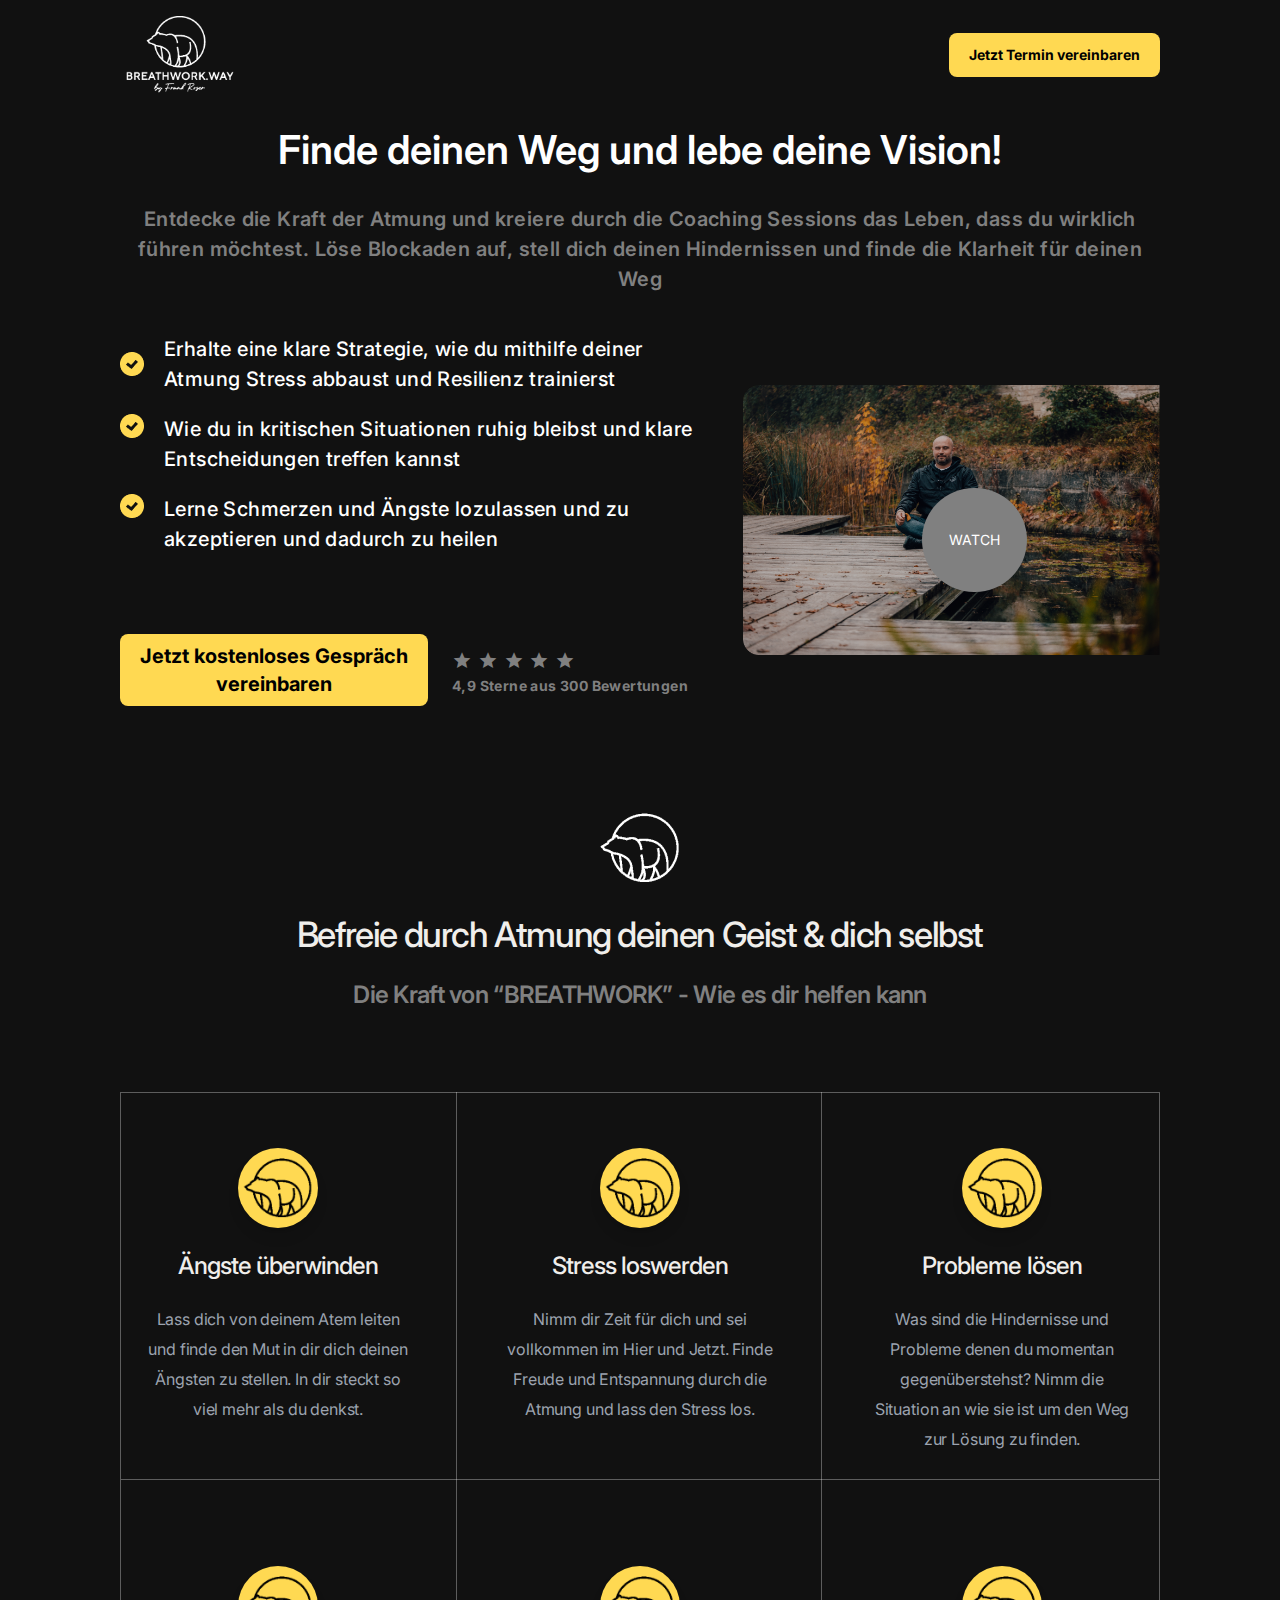
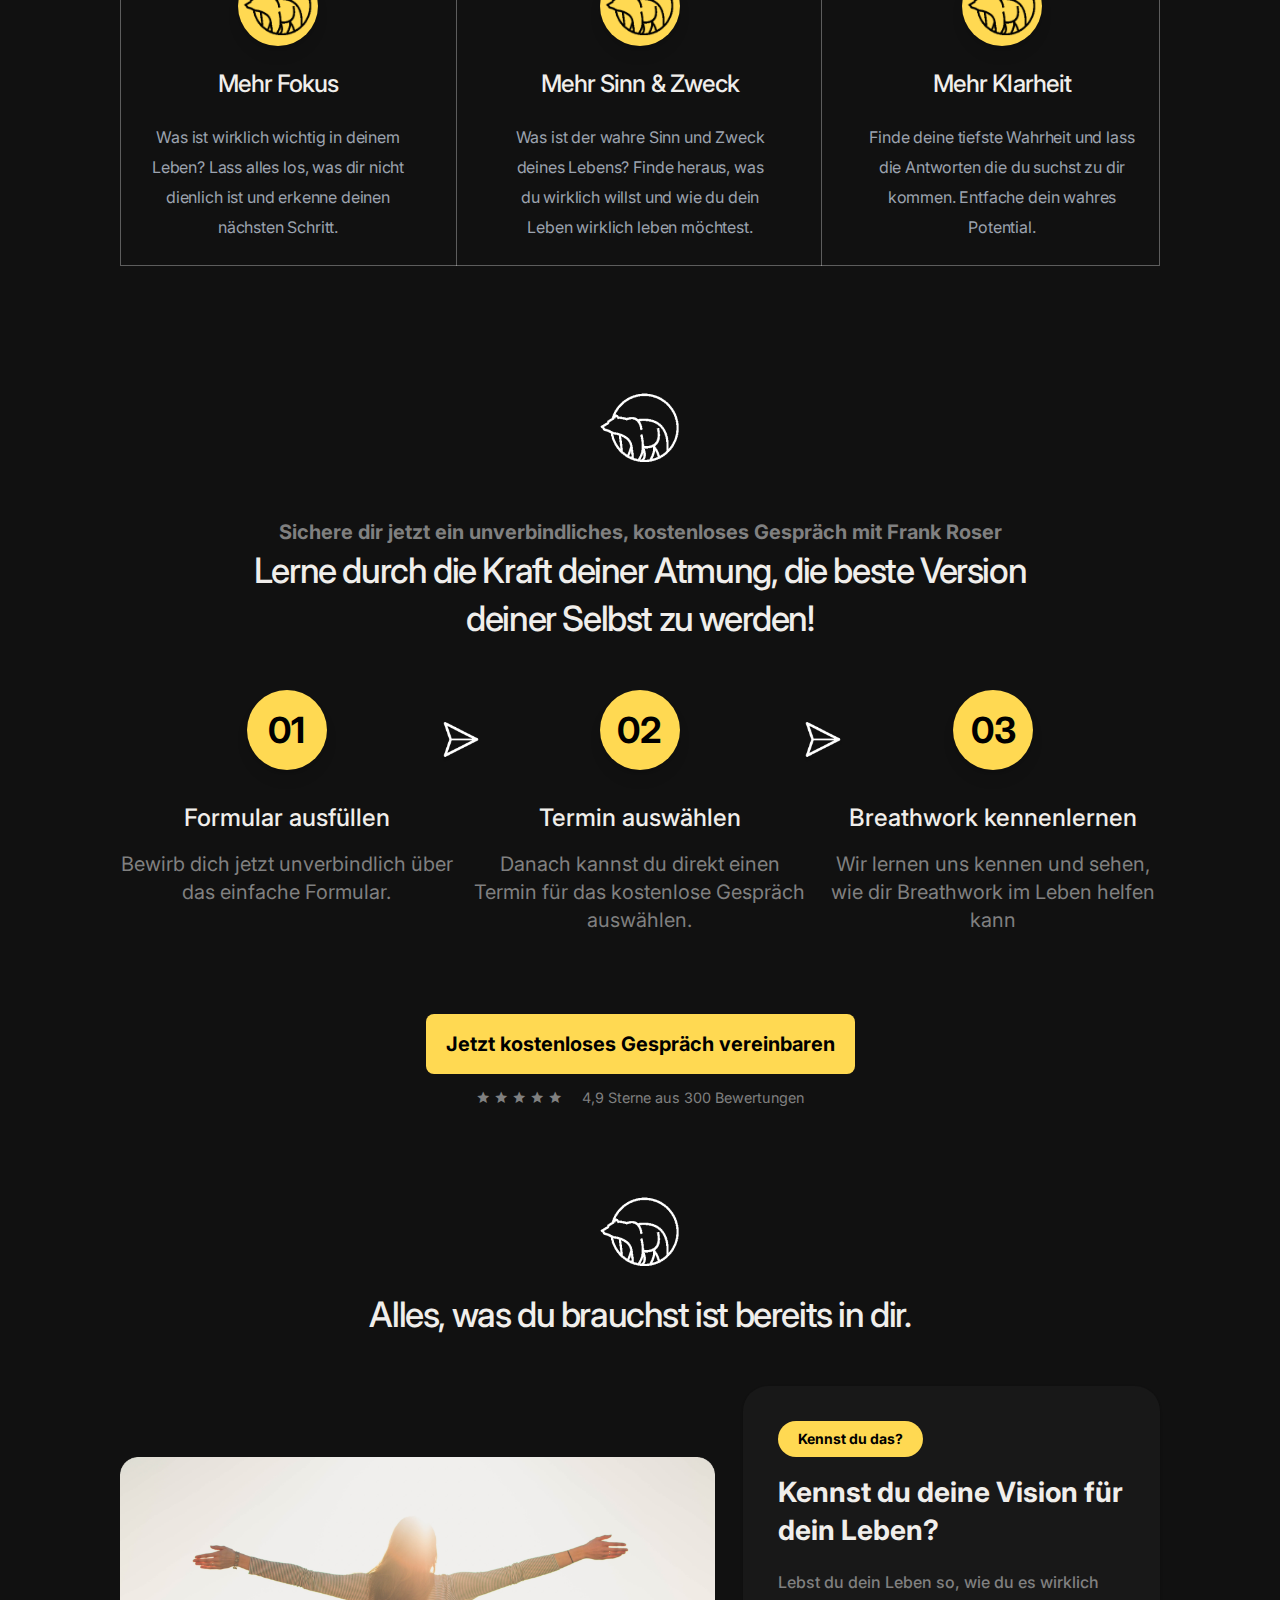
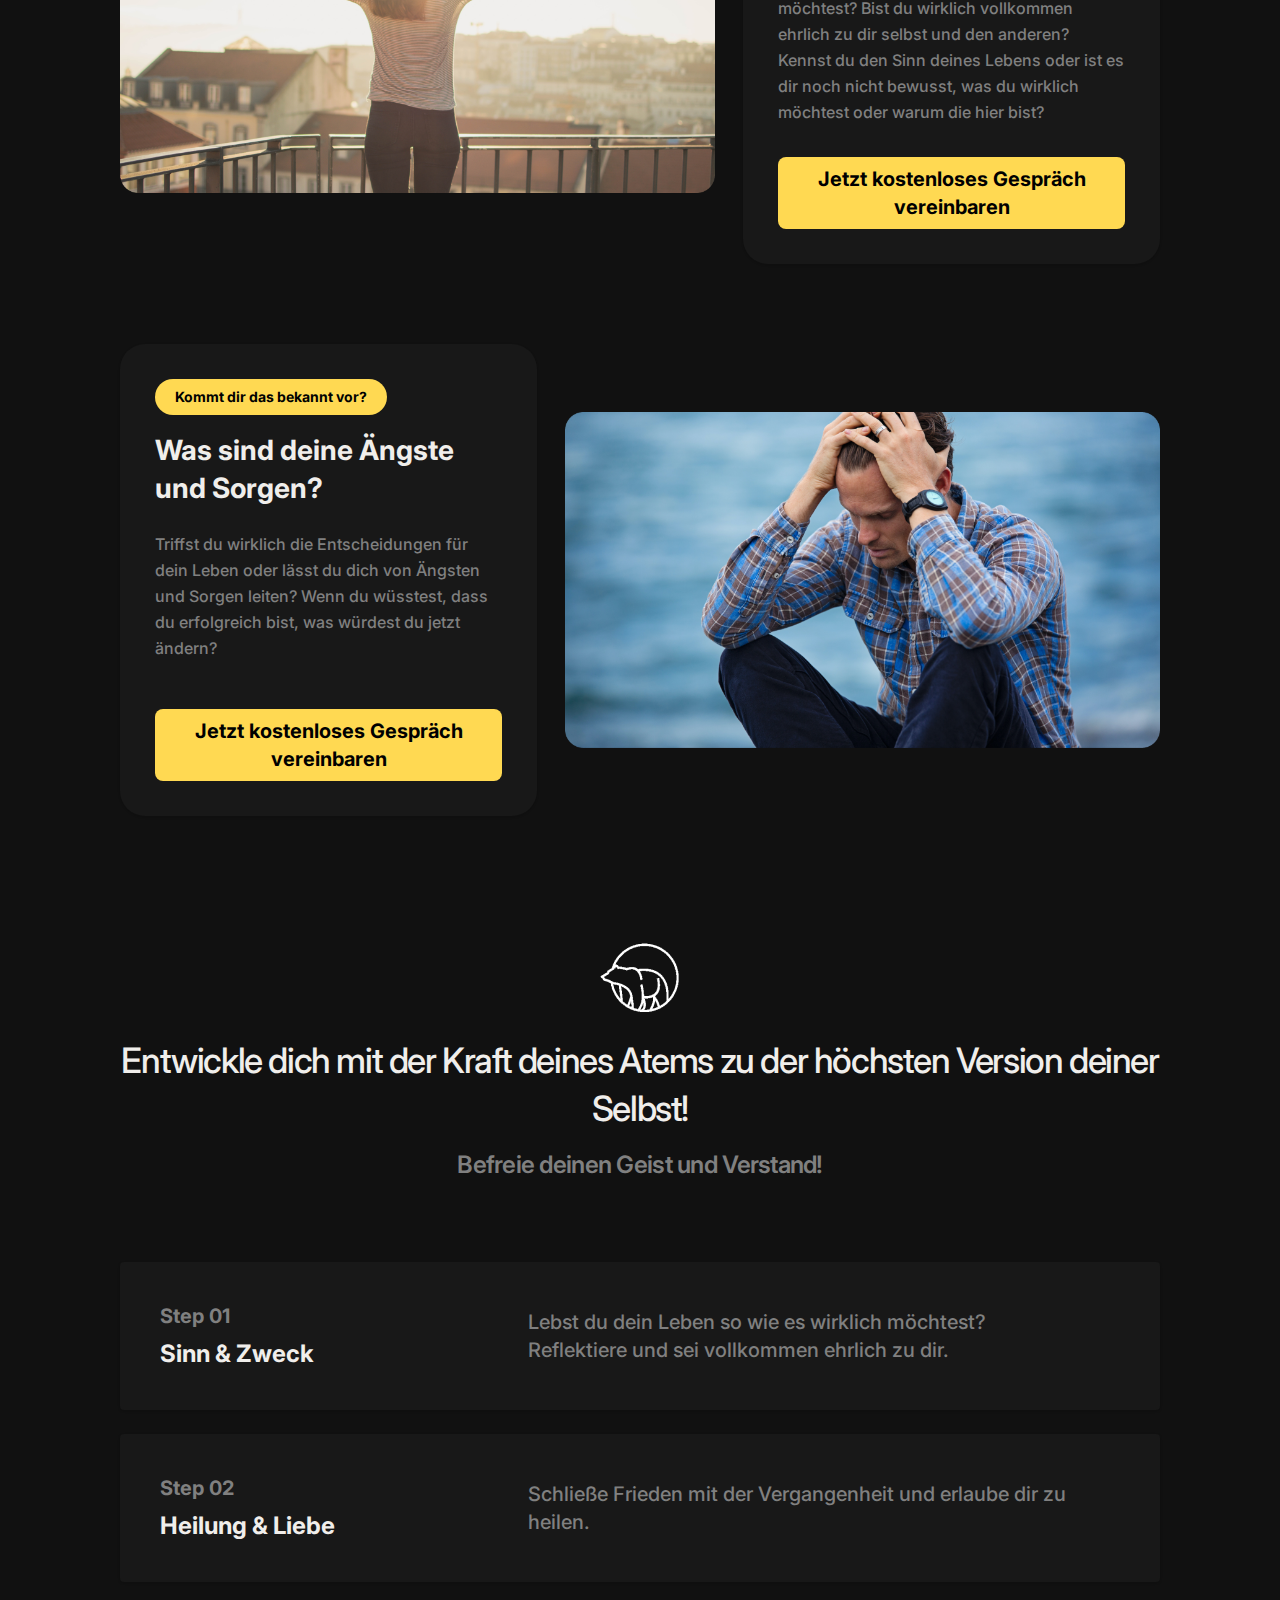
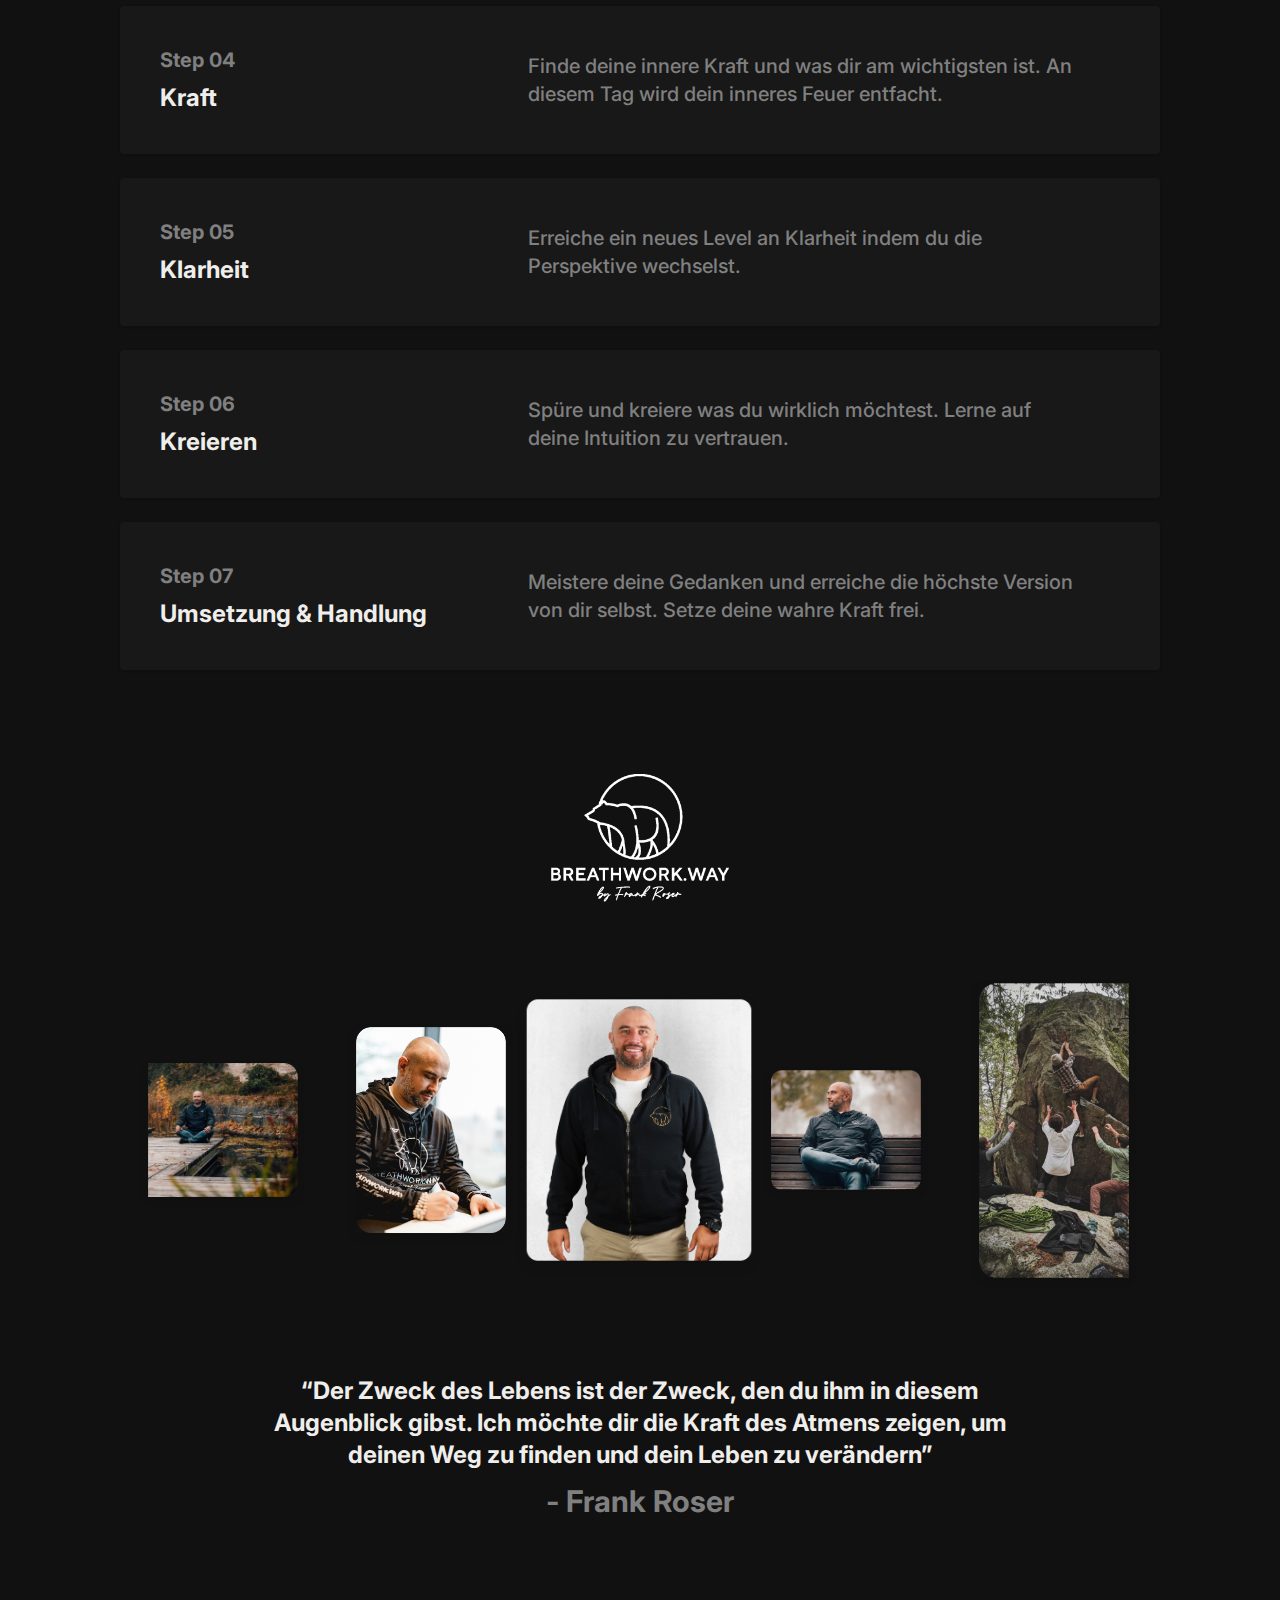
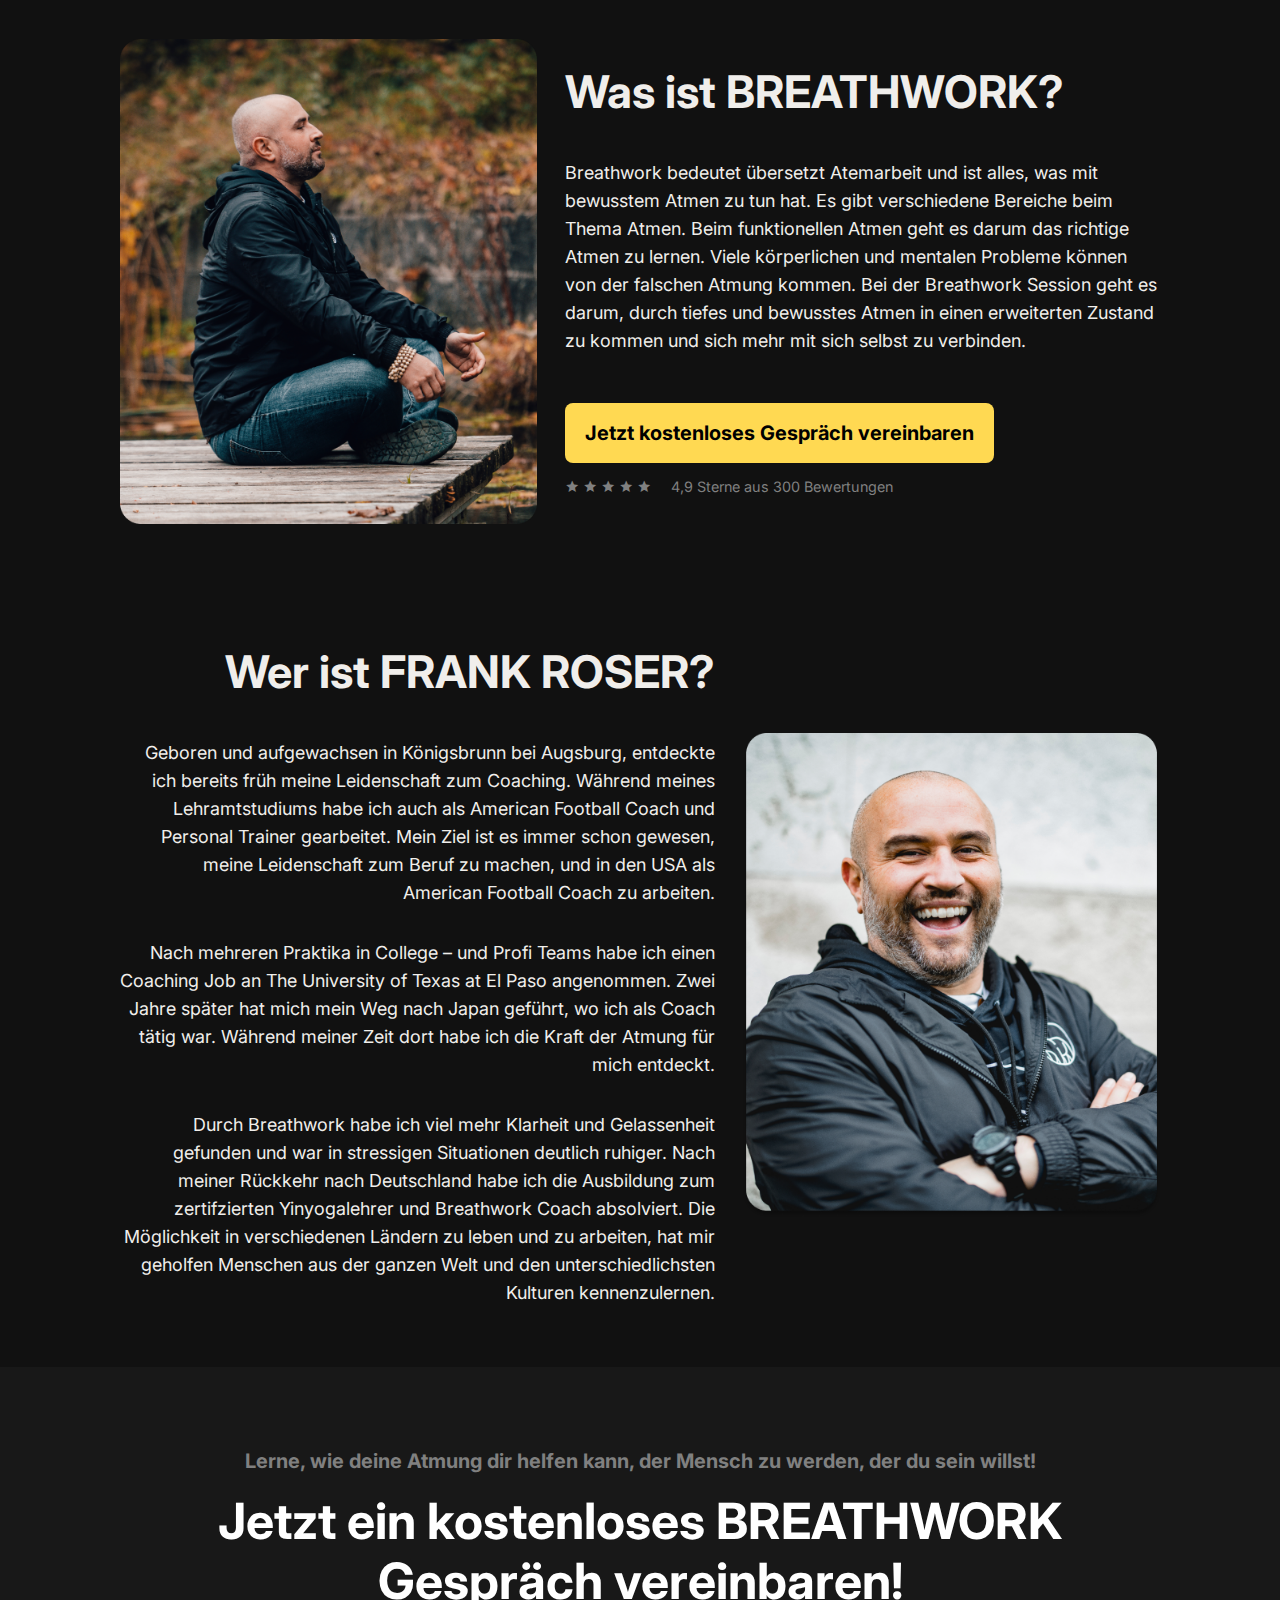
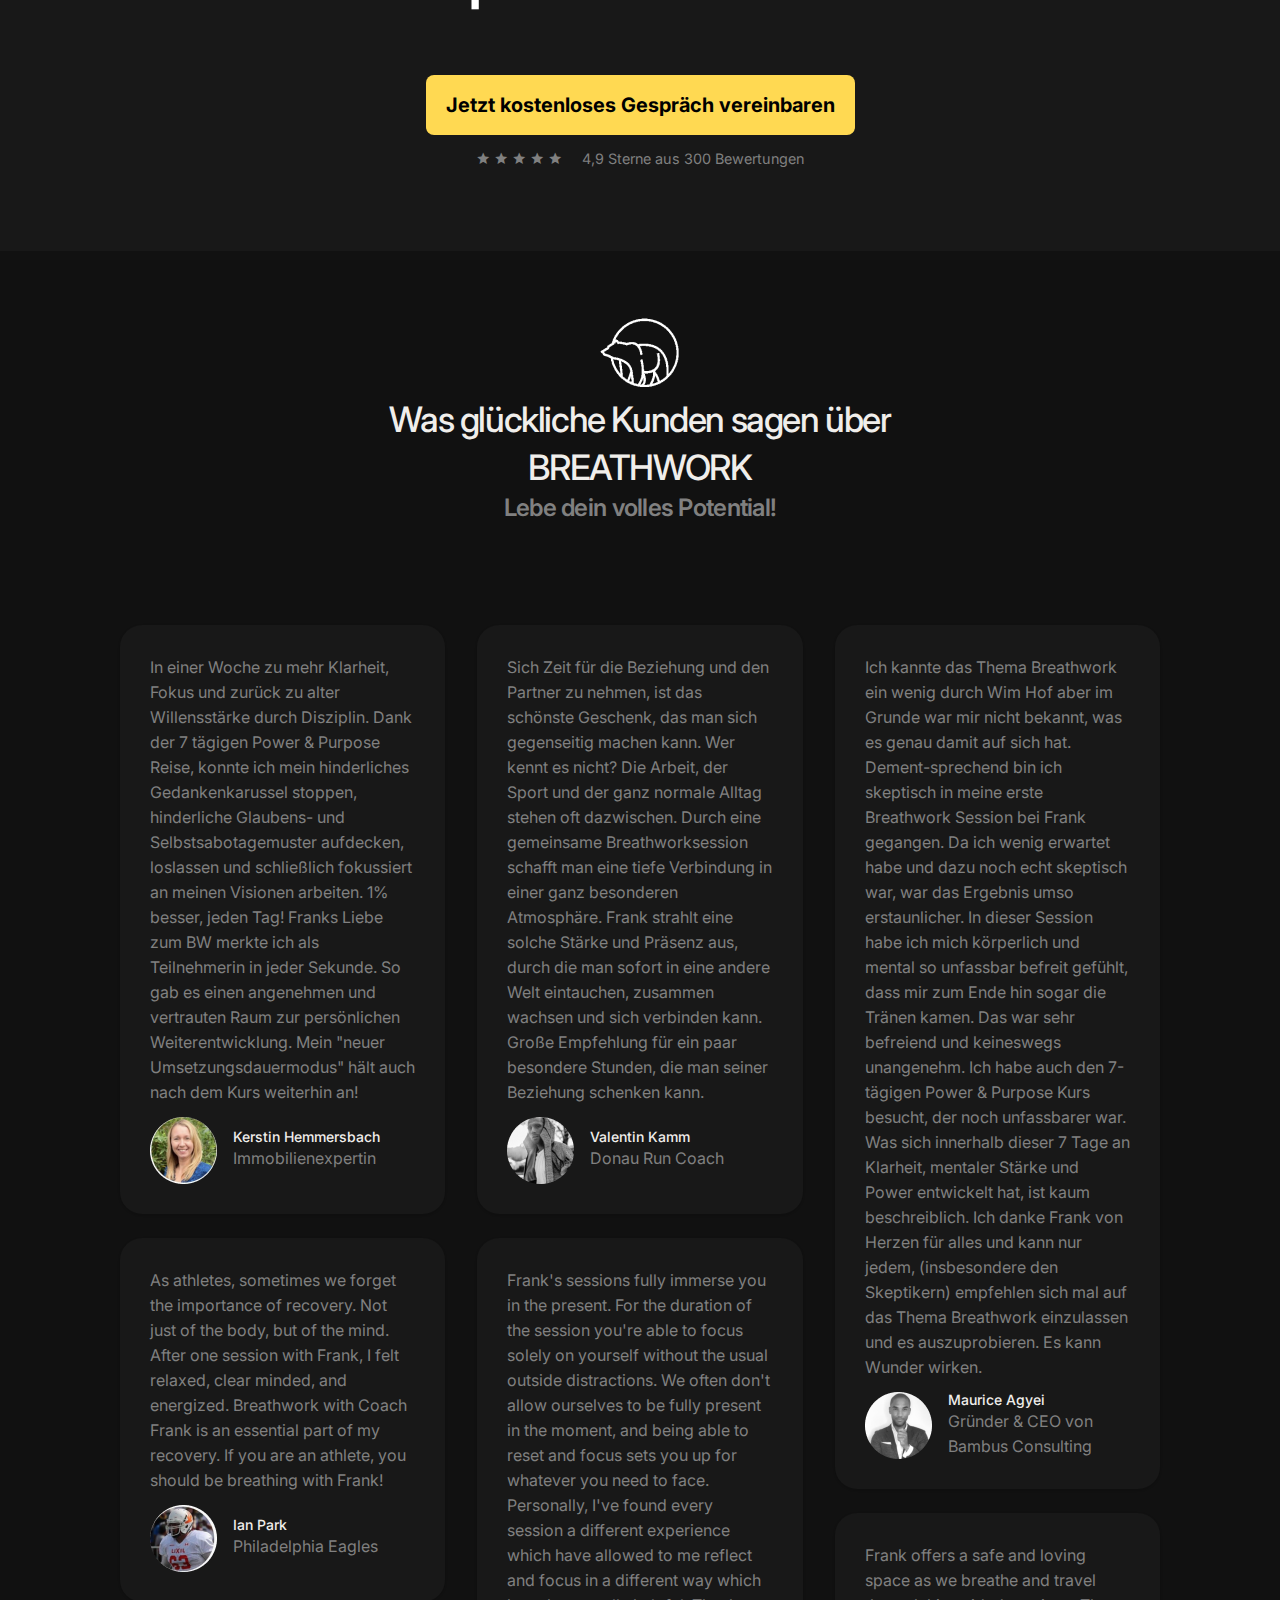
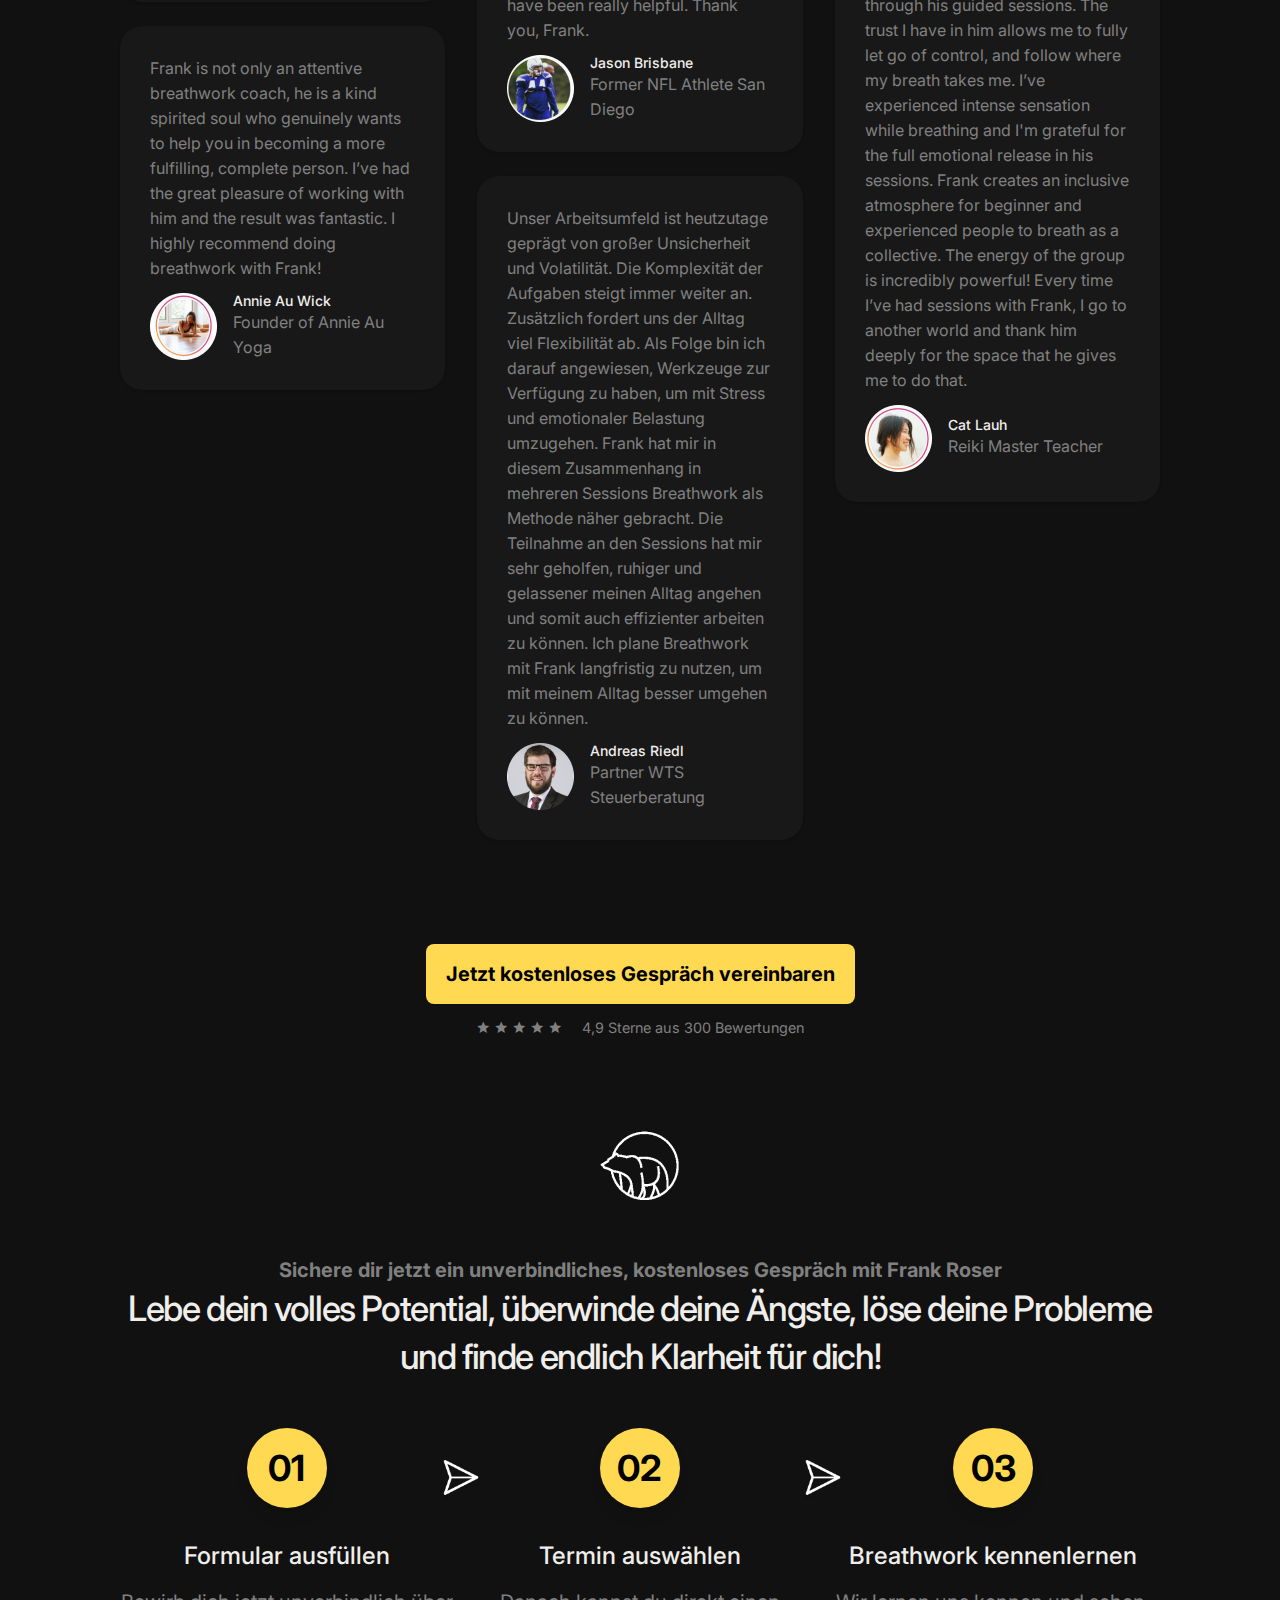
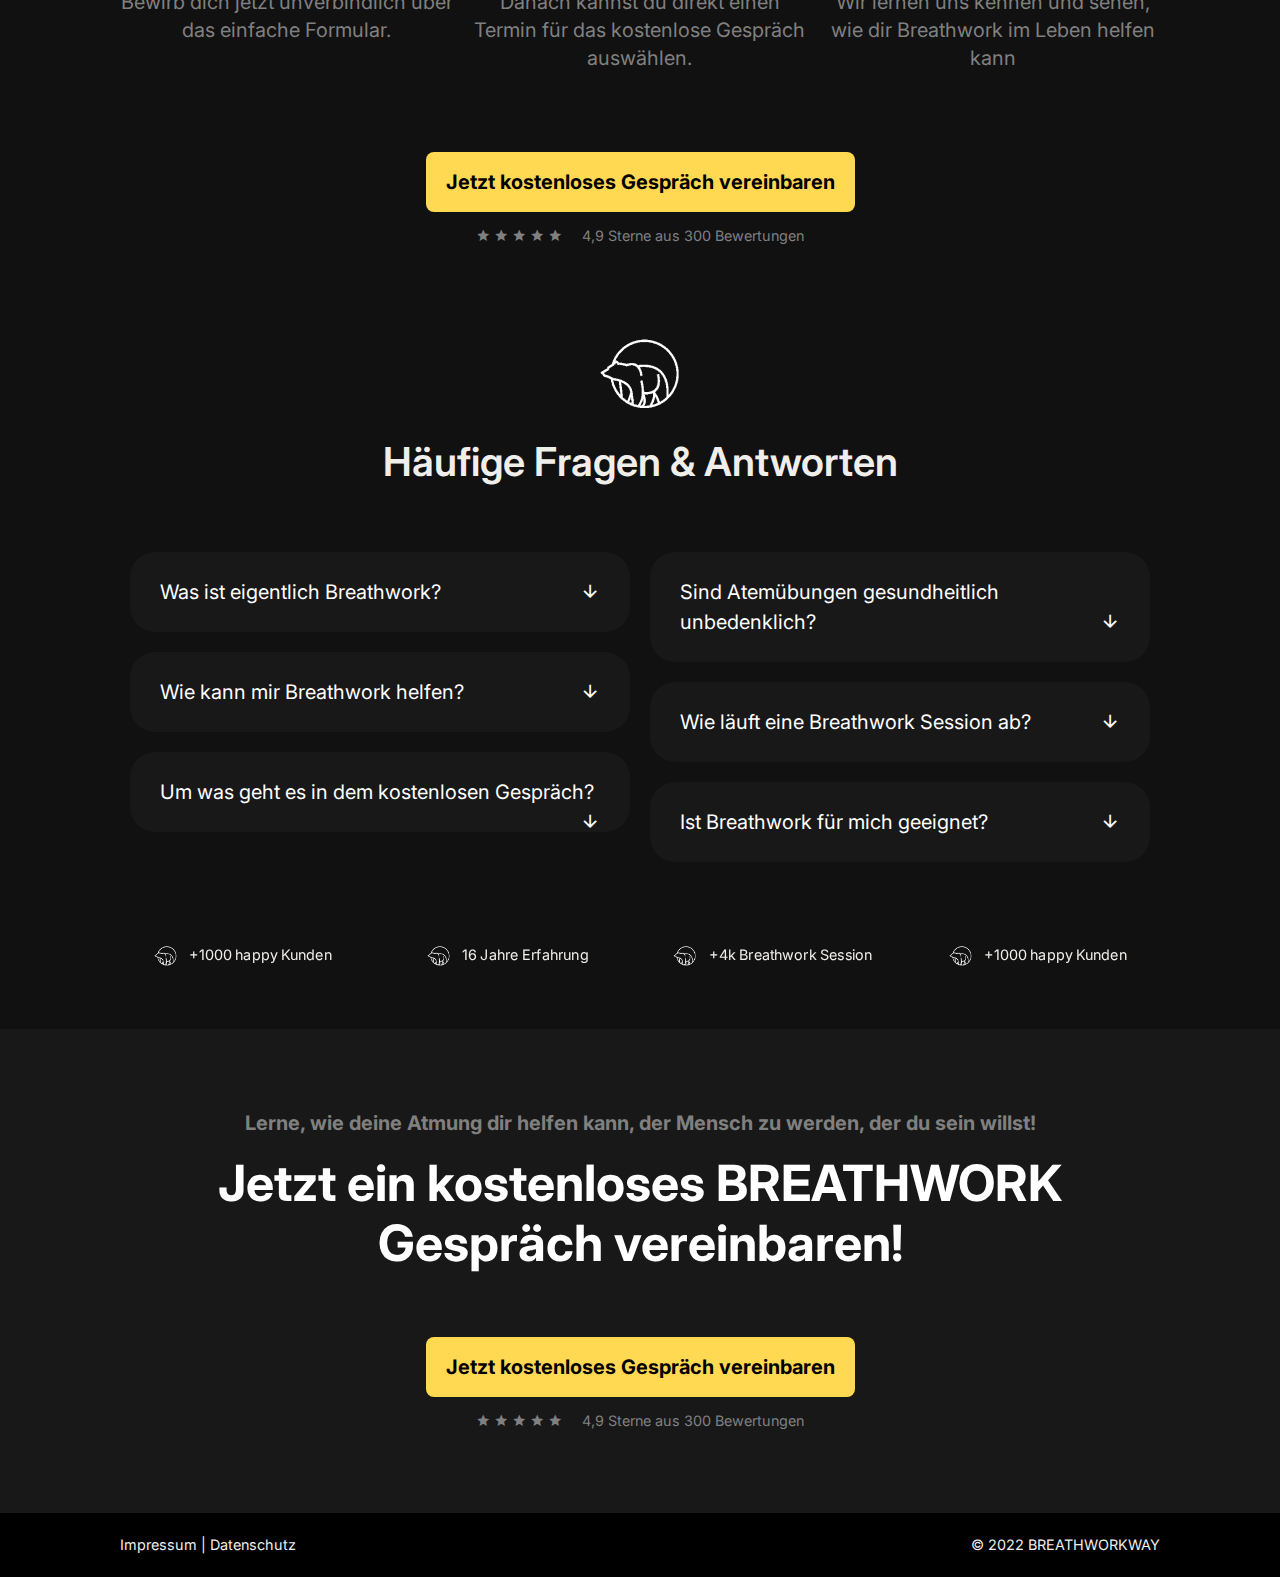
<file: index.html>
<!DOCTYPE html>
<html lang="en">
   <head>
      <meta charset="utf-8" />
      <title>BREATHWORK</title>
      <meta name="viewport" content="width=device-width, initial-scale=1.0" />
      <meta name="description" content="" />
      <meta name="keywords" content="Tailwindcss v3.0" />
      <meta content="" name="author" />
      <!-- App favicon -->
      <link rel="shortcut icon" href="assets/images/favicon.png">
      <!-- Google fonts -->
      <link href="https://fonts.googleapis.com/css2?family=Inter:wght@400;500;600;700&display=swap" rel="stylesheet">
      <!-- Tailwind Css-->
      <link href="assets/css/tailwind.css" rel="stylesheet" type="text/css" />
      <link href="assets/css/style.css" rel="stylesheet" type="text/css" />
      <link rel="stylesheet" href="https://cdnjs.cloudflare.com/ajax/libs/OwlCarousel2/2.3.4/assets/owl.carousel.min.css">
      <!-- Icons Css -->
      <link href="assets/css/icons.css" rel="stylesheet" type="text/css" />
   </head>
   <body>
      <!-- Navbar Start -->
      <div class="navbar-custom" id="navbar">
         <nav>
            <div class="lg:container flex flex-wrap items-center">
               <!-- Main Logo -->
               <a href="index.html" class="flex lg:ml-0 ml-2">
               <span class="self-center text-xl font-poppins font-bold tracking-widest whitespace-nowrap uppercase text-white">
               <img src="assets/images/logo.png" alt="logo"> 
               </span>
               </a>
               <div class="flex items-center lg:order-2 ml-auto lg:mr-0 mr-2">
                  <!-- Navbar Button -->
                  <a href="signup.html" class="btn bg-yellow-500 text-black font-bold rounded-lg text-sm lg:text-xl py-3 translate-y-0">
                  Jetzt Termin vereinbaren
                  </a>
               </div>
            </div>
         </nav>
      </div>
      <!-- Home Start -->
      <section id="home">
         <div class="container">
            <div class="flex justify-center">
               <div class="text-center relative">
                  <div class="space-y-6 mb-10">
                     <!-- Home Page Title -->
                     <h2 class="text-white main-heading font-weight-700 mt-2">
                        Finde deinen Weg und lebe deine Vision!
                     </h2>
                     <p class="text-gray main-text">
                        Entdecke die Kraft der Atmung und kreiere durch die Coaching Sessions das Leben, dass du wirklich führen möchtest. 
                        Löse Blockaden auf, stell dich deinen Hindernissen und finde die Klarheit für deinen Weg
                     </p>
                  </div>
               </div>
            </div>
            <div class="grid grid-cols-1 lg:grid-cols-12 items-center gap-7 md:mt-10">
               <div class="lg:col-span-7">
                  <div class="">
                     <div class="flex items-center pb-4 mb-5">
                        <img class="" src="assets/images/check.png" alt="check">
                        <p class="xs:text:lg lg:text-xl 2xl:text-2xl 2xl:font__size_twentyfive font-medium text-white pl-4">
                           Erhalte eine klare Strategie, wie du mithilfe deiner Atmung
                           Stress abbaust und Resilienz trainierst
                        </p>
                     </div>
                     <div class="flex align-middle pb-4 mb-5">
                        <img class="" src="assets/images/check.png" alt="check">
                        <p class="xs:text:lg lg:text-xl 2xl:text-2xl 2xl:font__size_twentyfive not-italic font-medium text-white pl-4">
                           Wie du in kritischen Situationen ruhig bleibst und klare
                           Entscheidungen treffen kannst
                        </p>
                     </div>
                     <div class="flex align-middle pb-4 mb-5">
                        <img class="" src="assets/images/check.png" alt="check">
                        <p class="xs:text:lg lg:text-xl 2xl:text-2xl 2xl:font__size_twentyfive not-italic font-medium text-white pl-4">
                           Lerne Schmerzen und Ängste lozulassen und zu
                           akzeptieren und dadurch zu heilen
                        </p>
                     </div>
                     <div class="md:flex mt-20 not-italic font-bold md:text-xl xs:text-lg tracking-wider leading-6 text-left">
                        <a href="#" class="btn bg-yellow-500 py-2 text-black text-center font-bold px-20 rounded-lg text-xl">Jetzt kostenloses Gespräch <br /> vereinbaren </a>
                        <div>
                           <div class="flex pl-6 items-center gap-2 ml-6">
                              <p class="text-gray mt-3">
                                 <i class="mdi mdi-star"></i>
                                 <i class="mdi mdi-star"></i>
                                 <i class="mdi mdi-star"></i>
                                 <i class="mdi mdi-star"></i>
                                 <i class="mdi mdi-star"></i>
                                 <span class="flex text-sm">4,9 Sterne aus 300 Bewertungen</span>
                              </p>
                           </div>
                        </div>
                     </div>
                  </div>
               </div>
               <div class="lg:col-span-5">
                  <div class="relative">
                     <img src="assets/images/watch.png" alt="online-world" class=" lg:ml-auto md:mx-auto">
                     <!-- Video Modal Outline Button -->
                     <button type="button"
                        class="btn btn-watch text-white hover:bg-yellow-500">
                     WATCH
                     </button>
                  </div>
               </div>
            </div>
         </div>
      </section>
      <!-- Our Service -->
      <section class="service-section pt-0">
         <div class="container">
            <div class="flex justify-center mx-5">
               <div class="space-y-5 text-center">
                  <!-- Section Title -->
                  <img class="m-auto" src="assets/images/logo-icon.png" alt="icon">
                  <h2 class="sub-heading">
                     Befreie durch Atmung deinen Geist & dich selbst
                  </h2>
                  <p class="text-gray main-text mt-0">Die Kraft von “BREATHWORK” - Wie es dir helfen kann
                  </p>
               </div>
            </div>
            <div class="grid grid-cols-1 lg:grid-cols-3 gap-x-12 gap-y-16 relative mt-20">
               <div class="line"></div>
               <div class="line-1"></div>
               <div class="line-2"></div>
               <!-- Services Card 1 -->
               <div class="space-y-5 p-6 text-center group hover:-translate-y-2 transition-all duration-300">
                  <div
                     class="w-20 h-20 p-1 leading-loose rounded-full text-4xl bg-yellow-500 mt-8 block mx-auto text-center items-center shadow-lg">
                     <img src="assets/images/favicon.png" alt="icon">
                  </div>
                  <h4 class="font-medium">Ängste überwinden</h4>
                  <p class="text-gray-400">Lass dich von deinem Atem leiten und finde den Mut in dir dich deinen Ängsten zu
                     stellen. In dir steckt so viel mehr als du denkst.
                  </p>
               </div>
               <!-- Services Card 2 -->
               <div class="space-y-5 p-6 text-center group hover:-translate-y-2 transition-all duration-300">
                  <div
                     class="w-20 h-20 p-1 leading-loose rounded-full text-4xl bg-yellow-500 mt-8 block mx-auto text-center items-center shadow-lg">
                     <img src="assets/images/favicon.png" alt="icon">
                  </div>
                  <h4 class="font-medium">Stress loswerden</h4>
                  <p class=" text-gray-400">Nimm dir Zeit für dich und sei vollkommen im Hier und Jetzt. Finde Freude und Entspannung durch die Atmung und lass den Stress los.</p>
               </div>
               <!-- Services Card 3 -->
               <div class="space-y-5 p-6 text-center group hover:-translate-y-2 transition-all duration-300">
                  <div
                     class="w-20 h-20 p-1 leading-loose rounded-full text-4xl bg-yellow-500 mt-8 block mx-auto text-center items-center shadow-lg">
                     <img src="assets/images/favicon.png" alt="icon">
                  </div>
                  <h4 class="font-medium">Probleme lösen</h4>
                  <p class=" text-gray-400">Was sind die Hindernisse und Probleme denen du momentan gegenüberstehst? Nimm
                     die Situation an wie sie ist um den Weg zur Lösung zu finden.
                  </p>
               </div>
               <!-- Services Card 4 -->
               <div class="space-y-5 p-6 text-center group hover:-translate-y-2 transition-all duration-300">
                  <div
                     class="w-20 h-20 p-1 leading-loose rounded-full text-4xl bg-yellow-500 mt-6 block mx-auto text-center items-center shadow-lg">
                     <img src="assets/images/favicon.png" alt="icon">
                  </div>
                  <h4 class="font-medium">Mehr Fokus</h4>
                  <p class="text-gray-400">Was ist wirklich wichtig in deinem Leben? Lass alles los, was dir nicht dienlich ist und
                     erkenne deinen nächsten Schritt.
                  </p>
               </div>
               <!-- Services Card 5 -->
               <div class="space-y-5 p-6 text-center group hover:-translate-y-2 transition-all duration-300">
                  <div
                     class="w-20 h-20 p-1 leading-loose rounded-full text-4xl bg-yellow-500 mt-6 block mx-auto text-center items-center shadow-lg">
                     <img src="assets/images/favicon.png" alt="icon">
                  </div>
                  <h4 class="font-medium">Mehr Sinn & Zweck</h4>
                  <p class="text-gray-400">Was ist der wahre Sinn und Zweck deines Lebens? Finde heraus, was du wirklich willst und wie du dein Leben wirklich leben möchtest.</p>
               </div>
               <!-- Services Card 6 -->
               <div class="space-y-5 p-6 text-center group hover:-translate-y-2 transition-all duration-300">
                  <div
                     class="w-20 h-20 p-1 leading-loose rounded-full text-4xl bg-yellow-500 mt-6 block mx-auto text-center items-center shadow-lg">
                     <img src="assets/images/favicon.png" alt="icon">
                  </div>
                  <h4 class="font-medium">Mehr Klarheit</h4>
                  <p class="text-gray-400">Finde deine tiefste Wahrheit und lass die Antworten die du suchst zu dir kommen. Entfache dein wahres Potential.</p>
               </div>
            </div>
         </div>
      </section>
      <!-- Work Process Start -->
      <section class="">
         <div class="container">
            <div class="flex justify-center">
               <div class="text-center">
                  <!-- Section Title -->
                  <img class="m-auto" src="assets/images/logo-icon.png" alt="icon">
                  <p class="text-gray text-xl font-bold mt-12">Sichere dir jetzt ein unverbindliches, kostenloses Gespräch mit Frank Roser
                  </p>
                  <h1 class="sub-heading">Lerne durch die Kraft deiner Atmung, die beste Version <br />
                     deiner Selbst zu werden!
                  </h1>
               </div>
            </div>
            <!-- Work Process Icons -->
            <div class="lg:grid grid-cols-2 gap-5 mt-6 hidden">
               <div class="relative">
                  <div
                     class="w-10 h-10text-center items-center flex absolute z-10 top-[80px] left-[63%]">
                     <img src="assets/images/arrow.png" alt="arrow">
                  </div>
               </div>
               <div class="relative">
                  <div
                     class="w-10 h-10 text-center items-center flex absolute z-10 top-[80px] left-[30%]">
                     <img src="assets/images/arrow.png" alt="arrow">
                  </div>
               </div>
            </div>
            <div class="grid lg:grid-cols-3 gap-5 mt-12">
               <!-- Work Process Part 1 -->
               <div class="relative">
                  <div class="text-center space-y-2">
                     <div class="w-20 h-20 p-1 leading-loose rounded-full text-4xl bg-yellow-500 text-black font-bold block mx-auto text-center items-center shadow-lg">
                        01
                     </div>
                     <h4 class="pt-6 text-2xl font-medium">Formular ausfüllen</h4>
                     <p class="text-gray text-xl pt-2">Bewirb dich jetzt unverbindlich über das einfache Formular.</p>
                  </div>
               </div>
               <!-- Work Process Part 2 -->
               <div class="relative">
                  <div class="text-center space-y-2">
                     <div class="w-20 h-20 p-1 leading-loose rounded-full text-4xl bg-yellow-500 text-black font-bold block mx-auto text-center items-center shadow-lg">
                        02
                     </div>
                     <h4 class="pt-6 text-2xl font-medium">Termin auswählen</h4>
                     <p class="text-gray text-xl pt-2">Danach kannst du direkt einen Termin für das kostenlose Gespräch auswählen.</p>
                  </div>
               </div>
               <!-- Work Process Part 3 -->
               <div class="relative">
                  <div class="text-center space-y-2">
                     <div class="w-20 h-20 p-1 leading-loose rounded-full text-4xl bg-yellow-500 text-black font-bold block mx-auto text-center items-center shadow-lg">
                        03
                     </div>
                     <h4 class="pt-6 text-2xl font-medium">Breathwork kennenlernen</h4>
                     <p class="text-gray text-xl pt-2">Wir lernen uns kennen und sehen, wie dir Breathwork im Leben helfen kann</p>
                  </div>
               </div>
            </div>
            <div class="text-center mx-auto">
               <a href="#" class="btn bg-yellow-500 py-4 text-black font-bold px-6 rounded-lg text-xl mt-20">Jetzt kostenloses Gespräch vereinbaren </a>
               <p class="text-gray mt-3">
                  <i class="mdi mdi-star"></i>
                  <i class="mdi mdi-star"></i>
                  <i class="mdi mdi-star"></i>
                  <i class="mdi mdi-star"></i>
                  <i class="mdi mdi-star"></i>
                  <span class="ml-4 py-10">4,9 Sterne aus 300 Bewertungen</span>
               </p>
            </div>
         </div>
      </section>
      <!-- Your vision -->
      <section class="vision-section">
         <div class="container">
            <div class="flex justify-center">
               <div class="text-center">
                  <!-- Section Title -->
                  <img class="m-auto" src="assets/images/logo-icon.png" alt="icon">
                  <h2 class="sub-heading mt-4">Alles, was du brauchst ist bereits in dir.
                  </h2>
               </div>
            </div>
            <div class="grid grid-cols-1 lg:grid-cols-12 items-center gap-7 mt-12">
               <div class="lg:col-span-7">
                  <img src="assets/images/vission-1.png" alt="vision">
               </div>
               <div class="lg:col-span-5">
                  <div class="card border-0">
                     <a href="#" class="btn bg-yellow-500 py-2 text-black text-center font-bold px-20 rounded-full text-sm mb-4">Kennst du das? </a>
                     <h4 class="font-bold mb-5">Kennst du deine Vision
                        für dein Leben?
                     </h4>
                     <p class="text-gray font-medium">Lebst du dein Leben so, wie du es wirklich möchtest? Bist du wirklich vollkommen ehrlich zu dir selbst und den anderen? Kennst du den Sinn deines Lebens oder ist es dir noch nicht bewusst, was du wirklich möchtest oder warum die hier bist?</p>
                     <a href="#" class="btn bg-yellow-500 py-2 text-black text-center font-bold px-20 rounded-lg text-xl w-100 mt-8">Jetzt kostenloses Gespräch <br> vereinbaren </a>
                  </div>
               </div>
            </div>
            <div class="grid grid-cols-1 lg:grid-cols-12 items-center gap-7 mt-20">
               <div class="lg:col-span-5">
                  <div class="card border-0">
                     <a href="#" class="btn bg-yellow-500 py-2 text-black text-center font-bold px-20 rounded-full text-sm mb-4">Kommt dir das bekannt vor? </a>
                     <h4 class="font-bold mb-6">Was sind deine Ängste
                        und Sorgen? 
                     </h4>
                     <p class="text-gray font-medium">Triffst du wirklich die Entscheidungen für dein Leben oder lässt du dich von Ängsten und Sorgen leiten? Wenn du wüsstest, dass du erfolgreich bist, was würdest du jetzt ändern?</p>
                     <a href="#" class="btn bg-yellow-500 py-2 text-black text-center font-bold px-20 rounded-lg text-xl w-100 mt-12">Jetzt kostenloses Gespräch <br> vereinbaren </a>
                  </div>
               </div>
               <div class="lg:col-span-7">
                  <img src="assets/images/vission-2.png" alt="vision">
               </div>
            </div>
         </div>
      </section>
      <!-- Spirit and mind -->
      <section class="spirit-section">
         <div class="container">
            <div class="flex justify-center">
               <div class="lg:w-2/2 text-center relative">
                  <!-- Section Title -->
                  <img class="m-auto" src="assets/images/logo-icon.png" alt="icon">
                  <h2 class="sub-heading mt-4">Entwickle dich mit der Kraft deines Atems zu der
                     höchsten Version deiner Selbst!
                  </h2>
                  <p class="text-gray main-text mt-4">Befreie deinen Geist und Verstand!
                  </p>
               </div>
            </div>
            <div class="text-center mt-20">
               <div class="card flex items-center bg-dark border-0 mb-6">
                  <div class="text-left w-40">
                     <h4 class="text-left text-gray font-bold text-xl mb-2">Step 01</h4>
                     <h3 class="font-bold text-2xl">Sinn & Zweck</h3>
                  </div>
                  <div class="w-60">
                     <p class="font-medium text-gray text-xl">Lebst du dein Leben so wie es wirklich möchtest? Reflektiere und sei vollkommen ehrlich zu dir.</p>
                  </div>
               </div>
               <div class="card flex items-center bg-dark border-0 mb-6">
                  <div class="text-left w-40">
                     <h4 class="text-left text-gray font-bold text-xl mb-2">Step 02</h4>
                     <h3 class="font-bold text-2xl">Heilung & Liebe</h3>
                  </div>
                  <div class="w-60">
                     <p class="font-medium text-gray text-xl">Schließe Frieden mit der Vergangenheit und erlaube dir zu heilen.</p>
                  </div>
               </div>
               <div class="card flex items-center bg-dark border-0 mb-6">
                  <div class="text-left w-40">
                     <h4 class="text-left text-gray font-bold text-xl mb-2">Step 04</h4>
                     <h3 class="font-bold text-2xl">Kraft</h3>
                  </div>
                  <div class="w-60">
                     <p class="font-medium text-gray text-xl">Finde deine innere Kraft und was dir am wichtigsten ist. An diesem Tag wird dein inneres Feuer entfacht.</p>
                  </div>
               </div>
               <div class="card flex items-center bg-dark border-0 mb-6">
                  <div class="text-left w-40">
                     <h4 class="text-left text-gray font-bold text-xl mb-2">Step 05</h4>
                     <h3 class="font-bold text-2xl">Klarheit</h3>
                  </div>
                  <div class="w-60">
                     <p class="font-medium text-gray text-xl">Erreiche ein neues Level an Klarheit indem du die Perspektive wechselst.</p>
                  </div>
               </div>
               <div class="card flex items-center bg-dark border-0 mb-6">
                  <div class="text-left w-40">
                     <h4 class="text-left text-gray font-bold text-xl mb-2">Step 06</h4>
                     <h3 class="font-bold text-2xl">Kreieren</h3>
                  </div>
                  <div class="w-60">
                     <p class="font-medium text-gray text-xl">Spüre und kreiere was du wirklich möchtest. Lerne auf deine Intuition zu vertrauen.</p>
                  </div>
               </div>
               <div class="card flex items-center bg-dark border-0 mb-6">
                  <div class="text-left w-40">
                     <h4 class="text-left text-gray font-bold text-xl mb-2">Step 07</h4>
                     <h3 class="font-bold text-2xl">Umsetzung & Handlung</h3>
                  </div>
                  <div class="w-60">
                     <p class="font-medium text-gray text-xl">Meistere deine Gedanken und erreiche die höchste Version von dir selbst. Setze deine wahre Kraft frei.</p>
                  </div>
               </div>
            </div>
         </div>
      </section>
      <!-- Team -->
      <section class="team-section">
         <div class="container">
            <div class="justify-center">
               <div class=" text-center">
                  <img class="m-auto" src="assets/images/logo.png" alt="icon" style="width: 200px;">
                  <div class="screenshot_slider owl-carousel mt-5">
                     <div class="item">
                        <img src="assets/images/team/1.png" alt="" title="">
                     </div>
                     <div class="item">
                        <img src="assets/images/team/2.png" alt="" title="">
                     </div>
                     <div class="item">
                        <img style="width: 252px;" src="assets/images/team/3.png" alt="" title="">
                     </div>
                     <div class="item">
                        <img src="assets/images/team/5.png" alt="" title="">
                     </div>
                     <div class="item">
                        <img src="assets/images/team/4.png" alt="" title="">
                     </div>
                  </div>
                  <h5 class="text-center text-2xl font-bold mb-3 mt-10">“Der Zweck des Lebens ist der Zweck, den du ihm in diesem <br />
                     Augenblick gibst. Ich möchte dir die Kraft des Atmens zeigen, um <br />
                     deinen Weg zu finden und dein Leben zu verändern”
                  </h5>
                  <h5 class="text-center text-3xl font-bold text-gray">- Frank Roser</h5>
               </div>
            </div>
         </div>
      </section>
      <!-- Was ist BREATHWORK? -->
      <section class="feature-section">
         <div class="container">
            <div class="grid grid-cols-1 lg:grid-cols-12 items-center gap-7">
               <div class="lg:col-span-5">
                  <img src="assets/images/man.png" alt="online-world" class="lg:ml-auto md:mx-auto">
               </div>
               <div class="lg:col-span-7">
                  <div class="space-y-8">
                     <h2 class="font-bold">Was ist BREATHWORK?
                     </h2>
                     <p class="text-lg">Breathwork bedeutet übersetzt Atemarbeit und ist alles, was mit bewusstem Atmen zu tun hat. Es gibt verschiedene Bereiche beim Thema Atmen. Beim funktionellen Atmen geht es darum das richtige Atmen zu lernen. Viele körperlichen und mentalen Probleme können von der falschen Atmung kommen. Bei der Breathwork Session geht es darum, durch tiefes und bewusstes Atmen in einen erweiterten Zustand zu kommen und sich mehr mit sich selbst zu verbinden.
                  </div>
                  <!-- Button -->
                  <a href="#" class="btn bg-yellow-500 py-4 text-black font-bold px-6 rounded-lg text-xl mt-12">Jetzt kostenloses Gespräch vereinbaren </a>
                  <p class="text-gray mt-3">
                     <i class="mdi mdi-star"></i>
                     <i class="mdi mdi-star"></i>
                     <i class="mdi mdi-star"></i>
                     <i class="mdi mdi-star"></i>
                     <i class="mdi mdi-star"></i>
                     <span class="ml-4 py-10">4,9 Sterne aus 300 Bewertungen</span>
                  </p>
               </div>
            </div>
         </div>
      </section>
      <!-- Frank Roser -->
      <section class="feature-section">
         <div class="container">
            <div class="grid grid-cols-1 lg:grid-cols-12 items-center gap-7">
               <div class="lg:col-span-7">
                  <div class="space-y-8 text-right">
                     <h2 class="font-bold">Wer ist FRANK ROSER?
                     </h2>
                     <p class="text-lg">Geboren und aufgewachsen in Königsbrunn bei Augsburg, entdeckte ich bereits früh meine Leidenschaft zum Coaching. Während meines Lehramtstudiums habe ich auch als American Football Coach und Personal Trainer gearbeitet. Mein Ziel ist es immer schon gewesen, meine Leidenschaft zum Beruf zu machen, und in den USA als American Football Coach zu arbeiten. 
                     </p>
                     <p class="text-lg">
                        Nach mehreren Praktika in College – und Profi Teams habe ich einen Coaching Job an The University of Texas at El Paso angenommen. Zwei Jahre später hat mich mein Weg nach Japan geführt, wo ich als Coach tätig war. Während meiner Zeit dort habe ich die Kraft der Atmung für mich entdeckt.
                     </p>
                     <p class="text-lg">
                        Durch Breathwork habe ich viel mehr Klarheit und Gelassenheit gefunden und war in stressigen Situationen deutlich ruhiger. Nach meiner Rückkehr nach Deutschland habe ich die Ausbildung zum zertifzierten Yinyogalehrer und Breathwork Coach absolviert. Die Möglichkeit in verschiedenen Ländern zu leben und zu arbeiten, hat mir geholfen Menschen aus der ganzen Welt und den unterschiedlichsten Kulturen kennenzulernen. 
                     </p>
                  </div>
               </div>
               <div class="lg:col-span-5">
                  <img src="assets/images/frank-roser.png" alt="online-world" class="lg:ml-auto md:mx-auto">
               </div>
            </div>
         </div>
      </section>
      <section class="footer-start bg-dark">
         <div class="container">
            <div class="flex justify-center">
               <div class="text-center relative">
                  <p class="text-gray text-xl font-bold mb-4">Lerne, wie deine Atmung dir helfen kann, der Mensch zu werden, der du sein willst! </p>
                  <h1 class="text-white font-bold mb-6">Jetzt ein kostenloses BREATHWORK <br />
                     Gespräch vereinbaren!
                  </h1>
                  <a href="#" class="btn bg-yellow-500 py-4 text-black font-bold px-6 rounded-lg text-xl mt-10">Jetzt kostenloses Gespräch vereinbaren </a>
                  <p class="text-gray mt-3">
                     <i class="mdi mdi-star"></i>
                     <i class="mdi mdi-star"></i>
                     <i class="mdi mdi-star"></i>
                     <i class="mdi mdi-star"></i>
                     <i class="mdi mdi-star"></i>
                     <span class="ml-4 py-10">4,9 Sterne aus 300 Bewertungen</span>
                  </p>
               </div>
            </div>
         </div>
      </section>
      <!-- Happy Customer -->
      <section class="customer-section">
         <div class="container">
            <div class="flex justify-center">
               <div class=" lg:w-2/3 text-center relative">
                  <img class="m-auto" src="assets/images/logo-icon.png" alt="icon">
                  <h2 class="sub-heading text-center">Was glückliche Kunden sagen
                     über BREATHWORK
                  </h2>
               </div>
            </div>
            <p class="main-text text-center pb-20">Lebe dein volles Potential!</p>
            <div class="masonry">
               <div class="card border-0">
                  <p>In einer Woche zu mehr Klarheit, Fokus und zurück zu alter Willensstärke durch Disziplin. Dank der 7 tägigen Power & Purpose Reise, konnte ich mein hinderliches Gedankenkarussel stoppen, hinderliche Glaubens- und Selbstsabotagemuster aufdecken, loslassen und schließlich fokussiert an meinen Visionen arbeiten. 1% besser, jeden Tag! Franks Liebe zum BW merkte ich als Teilnehmerin in jeder Sekunde. So gab es einen angenehmen und vertrauten Raum zur persönlichen Weiterentwicklung. Mein "neuer Umsetzungsdauermodus" hält auch nach dem Kurs weiterhin an!</p>
                  <div class="flex items-center mt-3">
                     <img src="assets/images/client/1.png" alt="client">
                     <div class="ml-4">
                        <h5>Kerstin Hemmersbach</h5>
                        <p>Immobilienexpertin</p>
                     </div>
                  </div>
               </div>
               <div class="card border-0">
                  <p>As athletes, sometimes we forget the importance of recovery. Not just of the body, but of the mind. After one session with Frank, I felt relaxed, clear minded, and energized. Breathwork with Coach Frank is an essential part of my recovery. If you are an athlete, you should be breathing with Frank!
                  </p>
                  <div class="flex items-center mt-3">
                     <img src="assets/images/client/2.png" alt="client">
                     <div class="ml-4">
                        <h5>Ian Park</h5>
                        <p>Philadelphia Eagles</p>
                     </div>
                  </div>
               </div>
               <div class="card border-0">
                  <p>Frank is not only an attentive breathwork coach, he is a kind spirited soul who genuinely wants to help you in becoming a more fulfilling, complete person. I’ve had the great pleasure of working with him and the result was fantastic. I highly recommend doing breathwork with Frank!</p>
                  <div class="flex items-center mt-3">
                     <img src="assets/images/client/3.png" alt="client">
                     <div class="ml-4">
                        <h5>Annie Au Wick</h5>
                        <p>Founder of Annie Au Yoga</p>
                     </div>
                  </div>
               </div>
               <div class="card border-0">
                  <p>Sich Zeit für die Beziehung und den Partner zu nehmen, ist das schönste Geschenk, das man sich gegenseitig machen kann. Wer kennt es nicht? Die Arbeit, der Sport und der ganz
                     normale Alltag stehen oft dazwischen. Durch eine gemeinsame
                     Breathworksession schafft man eine tiefe Verbindung in einer ganz besonderen Atmosphäre. Frank strahlt eine solche Stärke und Präsenz aus, durch die man sofort in eine andere
                     Welt eintauchen, zusammen wachsen und sich verbinden kann. Große Empfehlung für ein paar besondere Stunden, die man seiner Beziehung schenken kann.
                  </p>
                  <div class="flex items-center mt-3">
                     <img src="assets/images/client/4.png" alt="client">
                     <div class="ml-4">
                        <h5>Valentin Kamm</h5>
                        <p>Donau Run Coach</p>
                     </div>
                  </div>
               </div>
               <div class="card border-0">
                  <p>Frank's sessions fully immerse you in the present. For the duration of the session you're able to focus solely on yourself without the usual outside distractions. We often don't allow ourselves to be fully present in the moment, and being able to reset and focus sets you up for whatever you need to face. Personally, I've found every session a different experience which have allowed to me reflect and focus in a different way which have been really helpful. Thank you, Frank.</p>
                  <div class="flex items-center mt-3">
                     <img src="assets/images/client/5.png" alt="client">
                     <div class="ml-4">
                        <h5>Jason Brisbane</h5>
                        <p>Former NFL Athlete San Diego</p>
                     </div>
                  </div>
               </div>
               <div class="card border-0">
                  <p>Unser Arbeitsumfeld ist heutzutage geprägt von großer Unsicherheit und Volatilität. Die Komplexität der Aufgaben
                     steigt immer weiter an. Zusätzlich fordert uns der Alltag viel Flexibilität ab. Als Folge bin ich darauf angewiesen, Werkzeuge zur Verfügung zu haben, um mit Stress und emotionaler Belastung umzugehen. Frank hat mir in diesem Zusammenhang in mehreren Sessions Breathwork als
                     Methode näher gebracht. Die Teilnahme an den Sessions hat mir sehr geholfen, ruhiger und gelassener meinen Alltag
                     angehen und somit auch effizienter arbeiten zu können. Ich plane Breathwork mit Frank langfristig zu nutzen, um mit
                     meinem Alltag besser umgehen zu können.
                  </p>
                  <div class="flex items-center mt-3">
                     <img src="assets/images/client/6.png" alt="client">
                     <div class="ml-4">
                        <h5>Andreas Riedl</h5>
                        <p>Partner WTS Steuerberatung</p>
                     </div>
                  </div>
               </div>
               <div class="card border-0">
                  <p>Ich kannte das Thema Breathwork ein wenig durch Wim Hof aber im
                     Grunde war mir nicht bekannt, was es genau damit auf sich hat. Dement-sprechend bin ich skeptisch in meine erste Breathwork Session bei Frank gegangen. Da ich wenig erwartet habe und dazu
                     noch echt skeptisch war, war das Ergebnis umso erstaunlicher. In dieser Session habe ich mich körperlich und mental so unfassbar befreit gefühlt, dass mir zum Ende hin sogar die Tränen kamen. Das
                     war sehr befreiend und keineswegs unangenehm. Ich habe auch den 7-tägigen Power & Purpose Kurs besucht, der
                     noch unfassbarer war. Was sich innerhalb dieser 7 Tage an Klarheit, mentaler Stärke und Power entwickelt hat, ist kaum beschreiblich. Ich danke Frank von Herzen für alles und kann nur jedem,
                     (insbesondere den Skeptikern) empfehlen sich mal auf das Thema Breathwork einzulassen und es auszuprobieren. Es kann Wunder wirken.
                  </p>
                  <div class="flex items-center mt-3">
                     <img src="assets/images/client/7.png" alt="client">
                     <div class="ml-4">
                        <h5>Maurice Agyei</h5>
                        <p>Gründer & CEO von Bambus Consulting</p>
                     </div>
                  </div>
               </div>
               <div class="card border-0">
                  <p>Frank offers a safe and loving space as we breathe and travel through his guided sessions. The trust I have in him allows me to fully let go of control, and follow where my breath takes me. I’ve experienced intense sensation while breathing and I'm grateful for the full emotional release in his sessions. Frank creates an inclusive atmosphere for beginner and experienced people to breath as a collective. The energy of the group is incredibly powerful! Every time I’ve had sessions with Frank, I go to another world and thank him deeply for the space that he gives me to do that.
                  </p>
                  <div class="flex items-center mt-3">
                     <img src="assets/images/client/8.png" alt="client">
                     <div class="ml-4">
                        <h5>Cat Lauh</h5>
                        <p>Reiki Master Teacher</p>
                     </div>
                  </div>
               </div>
            </div>
            <div class="text-center mx-auto">
               <!-- Button -->
               <a href="#" class="btn bg-yellow-500 py-4 text-black font-bold px-6 rounded-lg text-xl mt-20">Jetzt kostenloses Gespräch vereinbaren </a>
               <p class="text-gray mt-3">
                  <i class="mdi mdi-star"></i>
                  <i class="mdi mdi-star"></i>
                  <i class="mdi mdi-star"></i>
                  <i class="mdi mdi-star"></i>
                  <i class="mdi mdi-star"></i>
                  <span class="ml-4 py-10">4,9 Sterne aus 300 Bewertungen</span>
               </p>
            </div>
         </div>
      </section>
      <!-- Our Process -->
      <section class="our-process pt-6">
         <div class="container">
            <div class="flex justify-center">
               <div class=" lg:w-2/2 relative text-center px-12">
                  <!-- Section Title -->
                  <img class="m-auto" src="assets/images/logo-icon.png" alt="icon">
                  <p class="text-gray text-xl font-bold mt-12">Sichere dir jetzt ein unverbindliches, kostenloses Gespräch mit Frank Roser
                  </p>
                  <h1 class="sub-heading">Lebe dein volles Potential, überwinde deine Ängste, löse
                     deine Probleme und finde endlich Klarheit für dich!
                  </h1>
               </div>
            </div>
            <!-- Work Process Icons -->
            <div class="lg:grid grid-cols-2 gap-5 mt-6 hidden">
               <div class="relative">
                  <div class="w-10 h-10text-center items-center flex absolute z-10 top-[80px] left-[63%]">
                     <img src="assets/images/arrow.png" alt="arrow">
                  </div>
               </div>
               <div class="relative">
                  <div class="w-10 h-10 text-center items-center flex absolute z-10 top-[80px] left-[30%]">
                     <img src="assets/images/arrow.png" alt="arrow">
                  </div>
               </div>
            </div>
            <div class="grid lg:grid-cols-3 gap-5 mt-12">
               <!-- Work Process Part 1 -->
               <div class="relative">
                  <div class="text-center space-y-2">
                     <div class="w-20 h-20 p-1 leading-loose rounded-full text-4xl bg-yellow-500 text-black font-bold block mx-auto text-center items-center shadow-lg">
                        01
                     </div>
                     <h4 class="pt-6 text-2xl font-medium">Formular ausfüllen</h4>
                     <p class="text-gray text-xl pt-2">Bewirb dich jetzt unverbindlich über das einfache Formular.</p>
                  </div>
               </div>
               <!-- Work Process Part 2 -->
               <div class="relative">
                  <div class="text-center space-y-2">
                     <div class="w-20 h-20 p-1 leading-loose rounded-full text-4xl bg-yellow-500 text-black font-bold block mx-auto text-center items-center shadow-lg">
                        02
                     </div>
                     <h4 class="pt-6 text-2xl font-medium">Termin auswählen</h4>
                     <p class="text-gray text-xl pt-2">Danach kannst du direkt einen Termin für das kostenlose Gespräch auswählen.</p>
                  </div>
               </div>
               <!-- Work Process Part 3 -->
               <div class="relative">
                  <div class="text-center space-y-2">
                     <div class="w-20 h-20 p-1 leading-loose rounded-full text-4xl bg-yellow-500 text-black font-bold block mx-auto text-center items-center shadow-lg">
                        03
                     </div>
                     <h4 class="pt-6 text-2xl font-medium">Breathwork kennenlernen</h4>
                     <p class="text-gray text-xl pt-2">Wir lernen uns kennen und sehen, wie dir Breathwork im Leben helfen kann</p>
                  </div>
               </div>
            </div>
            <div class="text-center mx-auto">
               <!-- Button -->
               <a href="#" class="btn bg-yellow-500 py-4 text-black font-bold px-6 rounded-lg text-xl mt-20">Jetzt kostenloses Gespräch vereinbaren </a>
               <p class="text-gray mt-3">
                  <i class="mdi mdi-star"></i>
                  <i class="mdi mdi-star"></i>
                  <i class="mdi mdi-star"></i>
                  <i class="mdi mdi-star"></i>
                  <i class="mdi mdi-star"></i>
                  <span class="ml-4 py-10">4,9 Sterne aus 300 Bewertungen</span>
               </p>
            </div>
         </div>
      </section>
      <!-- Frequently asked questions -->
      <section class="faq-section pt-6">
         <div class="container">
            <div class="text-center">
               <img class="m-auto" src="assets/images/logo-icon.png" alt="icon">
               <h1 class="main-heading mt-4">Häufige Fragen & Antworten</h1>
               <div class="accordion-outer  mt-10">
                  <ul class="accordion">
                     <li>
                        <a class="toggle" href=#>Was ist eigentlich Breathwork? <i class="mdi mdi-arrow-down float-right"></i></a>
                        <p class="inner">
                           Lorem Ipsum is simply dummy text of the printing and typesetting industry. Lorem Ipsum has been the industry's standard dummy text ever since the 1500s
                        </p>
                     </li>
                     <li>
                        <a class="toggle" href=#>Wie kann mir Breathwork helfen? <i class="mdi mdi-arrow-down float-right"></i> </a>
                        <p class="inner">
                           Lorem Ipsum is simply dummy text of the printing and typesetting industry. Lorem Ipsum has been the industry's standard dummy text ever since the 1500s
                        </p>
                     </li>
                     <li>
                        <a class="toggle" href=#>Um was geht es in dem kostenlosen Gespräch? <i class="mdi mdi-arrow-down float-right"></i></a>
                        <p class="inner">
                           Lorem Ipsum is simply dummy text of the printing and typesetting industry. Lorem Ipsum has been the industry's standard dummy text ever since the 1500s
                        </p>
                     </li>
                  </ul>
                  <ul class="accordion">
                     <li>
                        <a class="toggle" href=#>Sind Atemübungen gesundheitlich unbedenklich? <i class="mdi mdi-arrow-down float-right"></i></a>
                        <p class="inner">
                           Lorem Ipsum is simply dummy text of the printing and typesetting industry. Lorem Ipsum has been the industry's standard dummy text ever since the 1500s
                        </p>
                     </li>
                     <li>
                        <a class="toggle" href=#>Wie läuft eine Breathwork Session ab? <i class="mdi mdi-arrow-down float-right"></i></a>
                        <p class="inner">
                           Lorem Ipsum is simply dummy text of the printing and typesetting industry. Lorem Ipsum has been the industry's standard dummy text ever since the 1500s
                        </p>
                     </li>
                     <li>
                        <a class="toggle" href=#>Ist Breathwork für mich geeignet? <i class="mdi mdi-arrow-down float-right"></i></a>
                        <p class="inner">
                           Lorem Ipsum is simply dummy text of the printing and typesetting industry. Lorem Ipsum has been the industry's standard dummy text ever since the 1500s
                        </p>
                     </li>
                  </ul>
               </div>
            </div>
         </div>
      </section>
      <!-- Happy Customer -->
      <div class="happy-customer text-center pb-10">
         <div class="container">
            <div class="carousel-wrap">
               <div class="owl-carousel" id="client">
                  <div class="item"><img src="assets/images/logo-icon.png" alt="icon"> +1000 happy Kunden</div>
                  <div class="item"><img src="assets/images/logo-icon.png" alt="icon"> 16 Jahre Erfahrung</div>
                  <div class="item"><img src="assets/images/logo-icon.png" alt="icon"> +4k Breathwork Session</div>
                  <div class="item"><img src="assets/images/logo-icon.png" alt="icon"> +1000 happy Kunden</div>
                  <div class="item"><img src="assets/images/logo-icon.png" alt="icon"> 16 Jahre Erfahrung</div>
                  <div class="item"><img src="assets/images/logo-icon.png" alt="icon"> +4k Breathwork Session</div>
                  <div class="item"><img src="assets/images/logo-icon.png" alt="icon"> +1000 happy Kunden</div>
                  <div class="item"><img src="assets/images/logo-icon.png" alt="icon"> +1000 happy Kunden</div>
                  <div class="item"><img src="assets/images/logo-icon.png" alt="icon"> +1000 happy Kunden</div>
               </div>
            </div>
         </div>
      </div>
      <!-- Footer Start -->
      <section class="footer-start bg-dark">
         <div class="container">
            <div class="flex justify-center">
               <div class="text-center relative">
                  <p class="text-gray text-xl font-bold mb-4">Lerne, wie deine Atmung dir helfen kann, der Mensch zu werden, der du sein willst! </p>
                  <h1 class="text-white font-bold mb-6">Jetzt ein kostenloses BREATHWORK <br />
                     Gespräch vereinbaren!
                  </h1>
                  <a href="#" class="btn bg-yellow-500 py-4 text-black font-bold px-6 rounded-lg text-xl mt-10">Jetzt kostenloses Gespräch vereinbaren </a>
                  <p class="text-gray mt-3">
                     <i class="mdi mdi-star"></i>
                     <i class="mdi mdi-star"></i>
                     <i class="mdi mdi-star"></i>
                     <i class="mdi mdi-star"></i>
                     <i class="mdi mdi-star"></i>
                     <span class="ml-4 py-10">4,9 Sterne aus 300 Bewertungen</span>
                  </p>
               </div>
            </div>
         </div>
      </section>
      <footer class="bg-black py-5">
         <div class="container">
            <div class="grid grid-cols-1 lg:grid-cols-3 items-center gap-6">
               <div class="col-span-2">
                  <p class="text-md"><a href="#">Impressum | Datenschutz</a></p>
               </div>
               <div class="ml-auto">
                  <p class="text-md">© 2022 BREATHWORKWAY</p>
               </div>
            </div>
         </div>
      </footer>
      <!-- Smooth-Scroll Javascript -->
      <script src="https://ajax.googleapis.com/ajax/libs/jquery/3.5.1/jquery.min.js"></script>
      <script src="assets/js/smooth-scroll.polyfills.min.js"></script>
      <script src="assets/js/gumshoe.polyfills.min.js"></script>
      <!-- Custom Javascript -->
      <script src="assets/js/app.js"></script>
      <script src="https://cdnjs.cloudflare.com/ajax/libs/OwlCarousel2/2.3.4/owl.carousel.js"></script>
      <script>
         $('#client').owlCarousel({
          loop: true,
          margin: 20,
          nav: false,
          autoplay: true,
          dot: false,
          autoplayHoverPause: true,
          responsive: {
           0: {
            items: 1
         },
         576: {
            items: 2
         },
         767: {
            items: 3
         },
         1200: {
            items: 4
         },
         1600: {
            items: 6
         }
         }
         });
         
         $('.toggle').click(function(e) {
           e.preventDefault();
           
           let $this = $(this);
           
           if ($this.next().hasClass('show')) {
            $this.next().removeClass('show');
            $this.next().slideUp(350);
         } else {
            $this.parent().parent().find('li .inner').removeClass('show');
            $this.parent().parent().find('li .inner').slideUp(350);
            $this.next().toggleClass('show');
            $this.next().slideToggle(350);
         }
         });
         
         var owl = $('.screenshot_slider').owlCarousel({
            loop: true,
            responsiveClass: true,
            nav: false,
            margin: 0,    
            autoplayTimeout: 4000,
            smartSpeed: 400,
            center: true,
            responsive: {
              0: {
                items: 1,
             },
             576: {
                items: 2
             },
             991: {
                items: 3
             },
             1200: {
                items: 5
             }
          }
         });
         
      </script>
   </body>
</html>
</file>
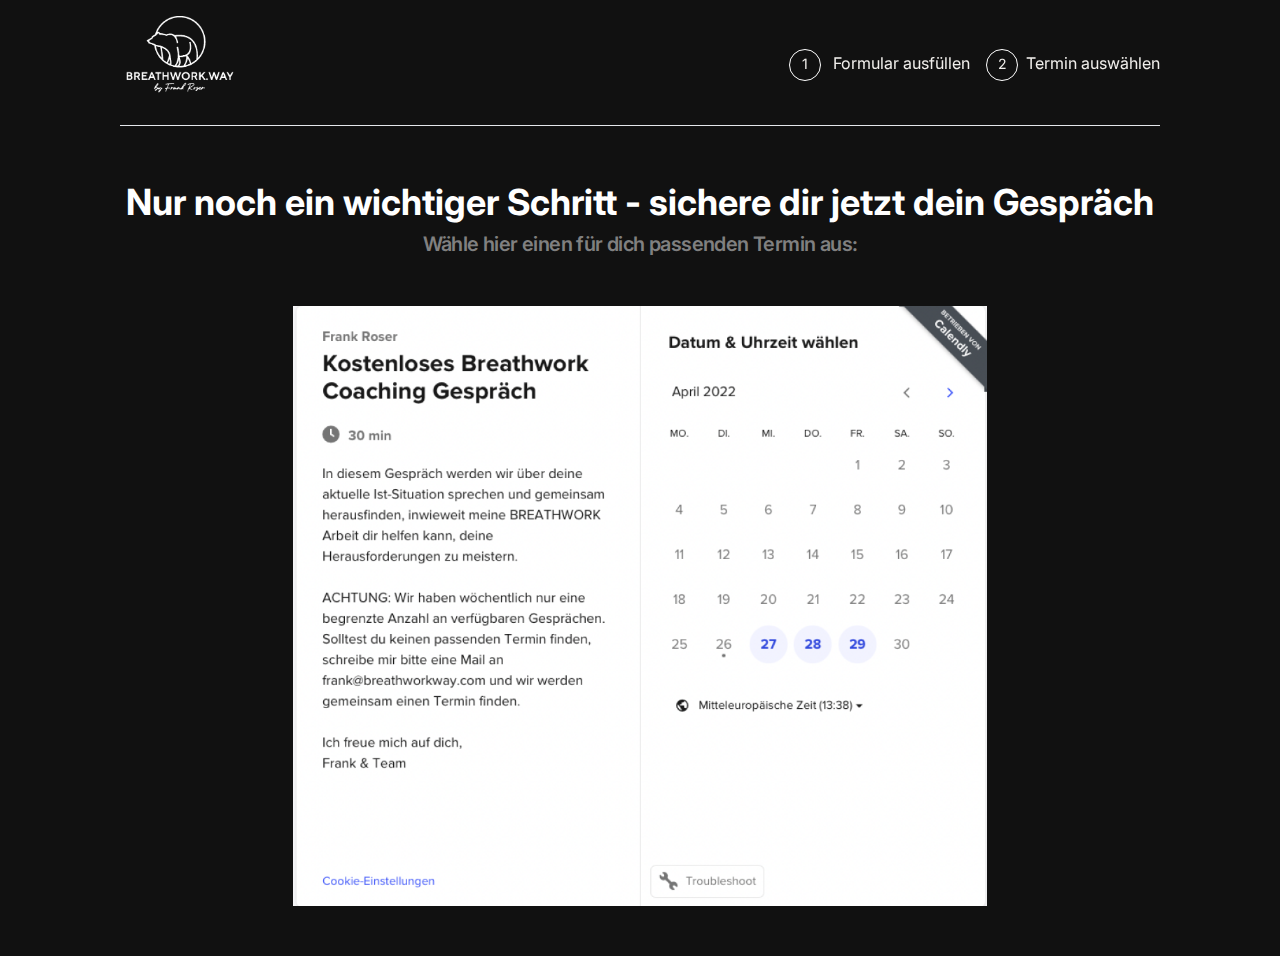
<file: appointment-calendly.html>
<!DOCTYPE html>
<html lang="en">
   <head>
      <meta charset="utf-8" />
      <title>BREATHWORK</title>
      <meta name="viewport" content="width=device-width, initial-scale=1.0" />
      <meta name="description" content="" />
      <meta name="keywords" content="Tailwindcss v3.0" />
      <meta content="" name="author" />
      <!-- App favicon -->
      <link rel="shortcut icon" href="assets/images/favicon.png">
      <!-- Google fonts -->
      <link href="https://fonts.googleapis.com/css2?family=Inter:wght@400;500;600;700&display=swap" rel="stylesheet">
      <!-- Tailwind Css-->
      <link href="assets/css/tailwind.css" rel="stylesheet" type="text/css" />
      <link href="assets/css/style.css" rel="stylesheet" type="text/css" />
      <link rel="stylesheet" href="https://cdnjs.cloudflare.com/ajax/libs/OwlCarousel2/2.3.4/assets/owl.carousel.min.css">
      <!-- Icons Css -->
      <link href="assets/css/icons.css" rel="stylesheet" type="text/css" />
   </head>
   <body>
      <!-- Navbar Start -->
      <div class="navbar-custom sub-menu" id="navbar">
         <nav>
            <div class="lg:container flex flex-wrap items-center justify-between">
               <!-- Main Logo -->
               <a href="index.html" class="flex">
               <img src="assets/images/logo.png" alt="logo"> 
               </a>
               <div class="flex items-center mt-5">
                  <a href="Javascript:void(0)" class="text-md lg:text-xl py-3 translate-y-0 pr-4">
                  <span class="w-8 h-8 p-1 mr-2 rounded-full text-sm inline-block text-center">1</span> Formular ausfüllen
                  </a>
                  <a href="Javascript:void(0)" class="text-md lg:text-xl py-3 translate-y-0">
                  <span class="w-8 h-8 p-1 mr-2 rounded-full text-sm inline-block text-center">2</span>Termin auswählen
                  </a>
               </div>
            </div>
         </nav>
      </div>
      <!-- Appointment -->
      <section class="appointment-section text-black">
         <div class="container">
            <div class="text-center relative">
               <hr>
               <h2 class="text-white text-4xl font-bold mt-14">
                  Nur noch ein wichtiger Schritt - sichere dir jetzt dein Gespräch
               </h2>
               <p class="text-gray main-text text-xl pt-2">
                  Wähle hier einen für dich passenden Termin aus:
               </p>
            </div>
         </div>
         <div class="container">
            <div class="flex justify-center mt-12">
               <div class="lg:w-2/3 text-center relative">
                  <img src="assets/images/calendly.png" alt="calendly">
               </div>
            </div>
         </div>
      </section>
      <!-- Smooth-Scroll Javascript -->
      <script src="https://ajax.googleapis.com/ajax/libs/jquery/3.5.1/jquery.min.js"></script>
      <script src="assets/js/smooth-scroll.polyfills.min.js"></script>
      <script src="assets/js/gumshoe.polyfills.min.js"></script>
      <!-- Custom Javascript -->
      <script src="assets/js/app.js"></script>
   </body>
</html>
</file>
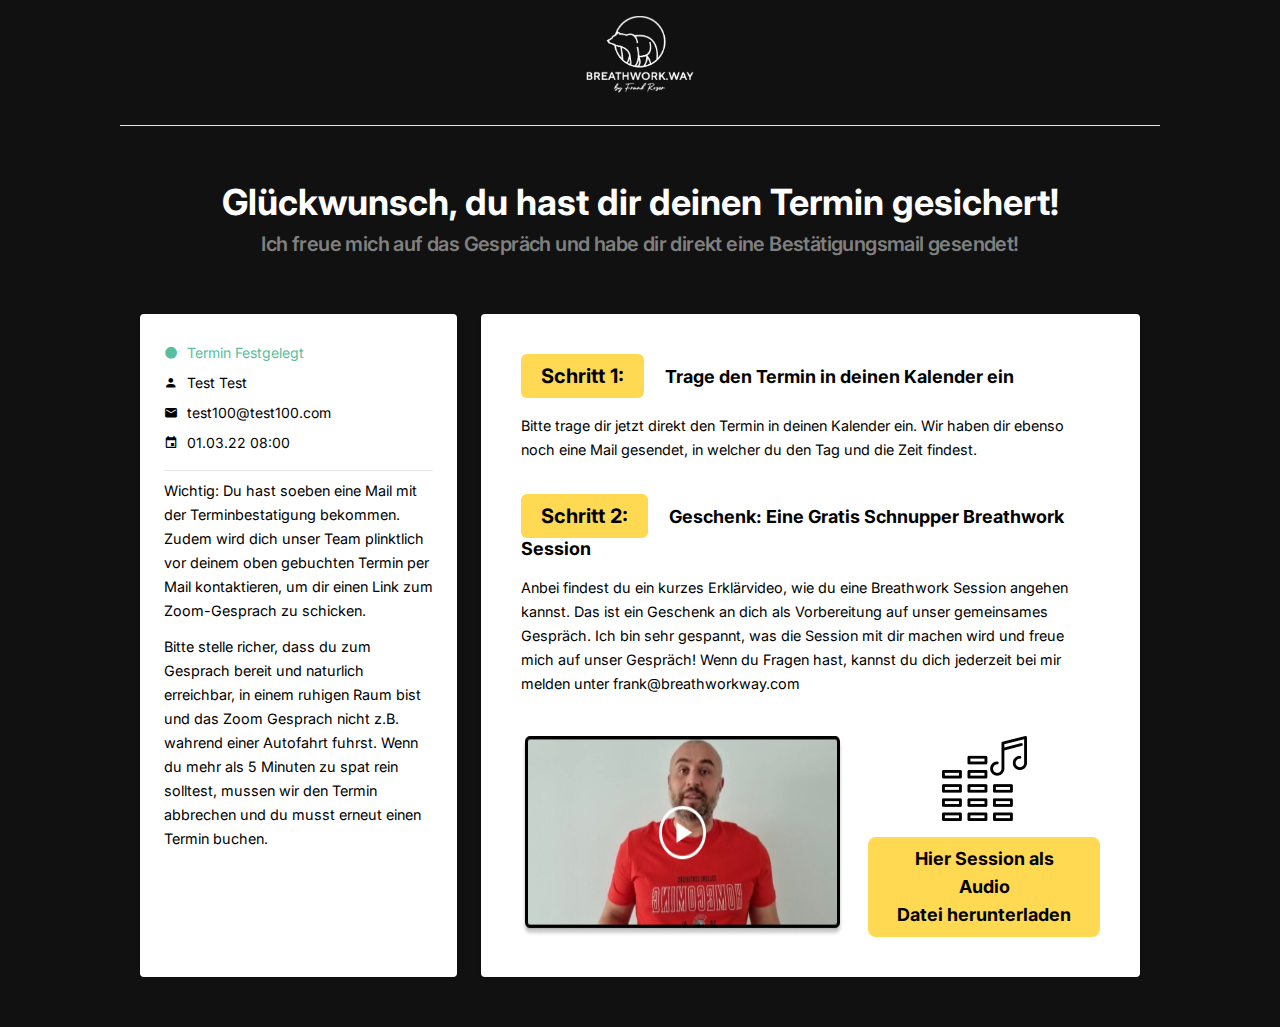
<file: appointment.html>
<!DOCTYPE html>
<html lang="en">
   <head>
      <meta charset="utf-8" />
      <title>BREATHWORK</title>
      <meta name="viewport" content="width=device-width, initial-scale=1.0" />
      <meta name="description" content="" />
      <meta name="keywords" content="Tailwindcss v3.0" />
      <meta content="" name="author" />
      <!-- App favicon -->
      <link rel="shortcut icon" href="assets/images/favicon.png">
      <!-- Google fonts -->
      <link href="https://fonts.googleapis.com/css2?family=Inter:wght@400;500;600;700&display=swap" rel="stylesheet">
      <!-- Tailwind Css-->
      <link href="assets/css/tailwind.css" rel="stylesheet" type="text/css" />
      <link href="assets/css/style.css" rel="stylesheet" type="text/css" />
      <link rel="stylesheet" href="https://cdnjs.cloudflare.com/ajax/libs/OwlCarousel2/2.3.4/assets/owl.carousel.min.css">
      <!-- Icons Css -->
      <link href="assets/css/icons.css" rel="stylesheet" type="text/css" />
   </head>
   <body>
      <!-- Navbar Start -->
      <div class="navbar-custom" id="navbar">
         <nav>
            <div class="lg:container flex flex-wrap items-center justify-center">
               <!-- Main Logo -->
               <a href="index.html" class="flex lg:ml-0 ml-2">
               <span class="self-center text-xl font-poppins font-bold tracking-widest whitespace-nowrap uppercase text-white">
               <img src="assets/images/logo.png" alt="logo"> 
               </span>
               </a>
            </div>
         </nav>
      </div>
      <!-- Appointment -->
      <section class="appointment-section text-black">
         <div class="container">
            <div class="text-center relative">
               <hr>
               <h2 class="text-white text-4xl font-bold mt-14">
                  Glückwunsch, du hast dir deinen Termin gesichert!
               </h2>
               <p class="text-gray main-text text-xl pt-2">
                  Ich freue mich auf das Gespräch und habe dir direkt eine Bestätigungsmail gesendet!
               </p>
            </div>
            <div class="grid grid-cols-1 lg:grid-cols-3 gap-6 mt-14 px-5">
               <div class="md:flex md:flex-row lg:justify-start lg:flex-col lg:text-left md:justify-between">
                  <div class="card border-0 p-6">
                     <ul>
                        <li><i class="mdi mdi-checkbox-blank-circle"></i> Termin Festgelegt</li>
                        <li><i class="mdi mdi-account"></i> Test Test</li>
                        <li><i class="mdi mdi-email"></i> test100@test100.com</li>
                        <li><i class="mdi mdi-calendar"></i> 01.03.22 08:00</li>
                     </ul>
                     <hr class="mt-3">
                     <p class="pt-2 mb-3">Wichtig: Du hast soeben eine Mail mit der Terminbestatigung bekommen. Zudem wird dich unser Team plinktlich vor deinem oben gebuchten Termin per Mail kontaktieren, um dir einen Link zum Zoom-Gesprach zu schicken. 
                     </p>
                     <p>
                        Bitte stelle richer, dass du zum Gesprach bereit und naturlich erreichbar, in einem ruhigen Raum bist und das Zoom Gesprach nicht z.B. wahrend einer Autofahrt fuhrst. Wenn du mehr als 5 Minuten zu spat rein solltest, mussen wir den Termin abbrechen und du musst erneut einen Termin buchen. 
                     </p>
                  </div>
               </div>
               <div class="lg:col-span-2">
                  <div class="card border-0 app-details">
                     <h4><a href="javascript:void(0)" class="btn bg-yellow-500 py-2 text-black text-center font-bold rounded-md text-xl">Schritt 1: </a> <span class="font-bold ml-4"> Trage den Termin in deinen Kalender ein</span></h4>
                     <p class="py-4">Bitte trage dir jetzt direkt den Termin in deinen Kalender ein. Wir haben dir ebenso noch eine Mail gesendet, in welcher du den Tag und die Zeit findest.</p>
                     <h4 class="mt-4"><a href="javascript:void(0)" class="btn bg-yellow-500 py-2 text-black text-center font-bold rounded-md text-xl">Schritt 2: </a> 
                        <span class="font-bold ml-4"> Geschenk: Eine Gratis Schnupper Breathwork Session </span>
                     </h4>
                     <p class="mt-4">Anbei findest du ein kurzes Erklärvideo, wie du eine Breathwork Session angehen kannst. Das ist ein Geschenk an dich als Vorbereitung auf unser gemeinsames Gespräch. Ich bin sehr gespannt, was die Session mit dir machen wird und freue mich auf unser Gespräch! Wenn du Fragen hast, kannst du dich jederzeit bei mir melden unter
                        frank@breathworkway.com
                     </p>
                     <div class="md:flex mt-10 not-italic font-bold md:text-xl xs:text-lg tracking-wider leading-6 text-left">
                        <img src="assets/images/video.png" alt="video">
                        <div>
                           <div class="text-center justify-center items-center gap-2 ml-6">
                              <img class="m-auto" src="assets/images/play.png" alt="play">
                              <a href="javascript:void(0)" class="btn bg-yellow-500 py-2 text-black text-center font-bold rounded-lg text-lg mt-4">Hier Session als Audio  <br />
                              Datei herunterladen </a>
                           </div>
                        </div>
                     </div>
                  </div>
               </div>
            </div>
         </div>
      </section>
      <!-- Smooth-Scroll Javascript -->
      <script src="https://ajax.googleapis.com/ajax/libs/jquery/3.5.1/jquery.min.js"></script>
      <script src="assets/js/smooth-scroll.polyfills.min.js"></script>
      <script src="assets/js/gumshoe.polyfills.min.js"></script>
      <!-- Custom Javascript -->
      <script src="assets/js/app.js"></script>
   </body>
</html>
</file>
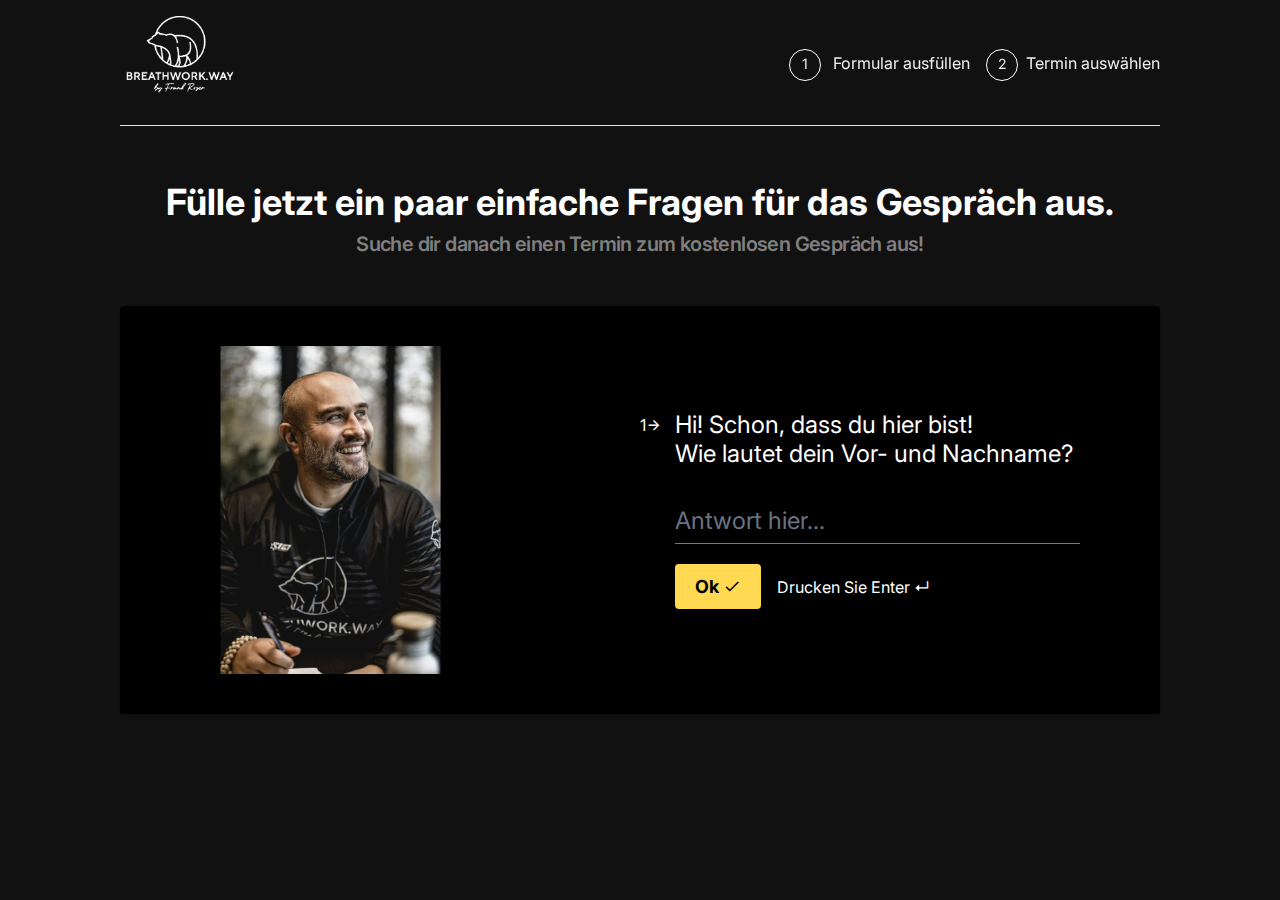
<file: question.html>
<!DOCTYPE html>
<html lang="en">
   <head>
      <meta charset="utf-8" />
      <title>BREATHWORK</title>
      <meta name="viewport" content="width=device-width, initial-scale=1.0" />
      <meta name="description" content="" />
      <meta name="keywords" content="Tailwindcss v3.0" />
      <meta content="" name="author" />
      <!-- App favicon -->
      <link rel="shortcut icon" href="assets/images/favicon.png">
      <!-- Google fonts -->
      <link href="https://fonts.googleapis.com/css2?family=Inter:wght@400;500;600;700&display=swap" rel="stylesheet">
      <!-- Tailwind Css-->
      <link href="assets/css/tailwind.css" rel="stylesheet" type="text/css" />
      <link href="assets/css/style.css" rel="stylesheet" type="text/css" />
      <link rel="stylesheet" href="https://cdnjs.cloudflare.com/ajax/libs/OwlCarousel2/2.3.4/assets/owl.carousel.min.css">
      <!-- Icons Css -->
      <link href="assets/css/icons.css" rel="stylesheet" type="text/css" />
   </head>
   <body>
      <!-- Navbar Start -->
      <div class="navbar-custom sub-menu" id="navbar">
         <nav>
            <div class="lg:container flex flex-wrap items-end justify-between">
               <!-- Main Logo -->
               <a href="index.html" class="flex">
               <img src="assets/images/logo.png" alt="logo"> 
               </a>
               <div class="flex items-center mt-5">
                  <a href="Javascript:void(0)" class="text-md lg:text-xl py-3 translate-y-0 pr-4">
                  <span class="w-8 h-8 p-1 mr-2 rounded-full text-sm inline-block text-center">1</span> Formular ausfüllen
                  </a>
                  <a href="Javascript:void(0)" class="text-md lg:text-xl py-3 translate-y-0">
                  <span class="w-8 h-8 p-1 mr-2 rounded-full text-sm inline-block text-center">2</span>Termin auswählen
                  </a>
               </div>
            </div>
         </nav>
      </div>
      <!-- Appointment -->
      <section class="appointment-section">
         <div class="container text-black">
            <div class="text-center relative">
               <hr>
               <h2 class="text-white text-4xl font-bold mt-14">
                  Fülle jetzt ein paar einfache Fragen für das Gespräch aus.
               </h2>
               <p class="text-gray main-text text-xl pt-2">
                  Suche dir danach einen Termin zum kostenlosen Gespräch aus!
               </p>
            </div>
         </div>
         <div class="container">
            <div class="card border-0 type-form mt-12">
               <div class="grid grid-cols-1 lg:grid-cols-3 gap-6 items-center">
                  <div class="md:flex md:flex-row lg:justify-start lg:flex-col lg:text-left md:justify-between">
                     <img src="assets/images/bildschirmfoto.png" alt="">
                  </div>
                  <div class="lg:col-span-2">
                     <form>
                        <h3><span>1<i class="mdi mdi-arrow-right"></i></span> Hi! Schon, dass du hier bist! <br />  Wie lautet dein Vor- und Nachname?</h3>
                        <input type="text" class="form-control" placeholder="Antwort hier...">
                        <button type="submit" class="btn bg-yellow-500 text-black font-bold rounded-sm text-lg lg:text-xl py-2 translate-y-0">Ok <i class="mdi mdi-check font-bold"></i></button> <span class="ml-3"> Drucken Sie Enter ↵ </span>
                     </form>
                  </div>
               </div>
            </div>
         </div>
      </section>
      <!-- Smooth-Scroll Javascript -->
      <script src="https://ajax.googleapis.com/ajax/libs/jquery/3.5.1/jquery.min.js"></script>
      <script src="assets/js/smooth-scroll.polyfills.min.js"></script>
      <script src="assets/js/gumshoe.polyfills.min.js"></script>
      <!-- Custom Javascript -->
      <script src="assets/js/app.js"></script>
   </body>
</html>
</file>
<file: assets/css/style.css>
body {
  background: #111;
  color: #F0EEEB;
  font-family: 'Inter', sans-serif;
}

.pt-0 {
  padding-top: 0;
}

.bg-yellow-500 {
  background: #FFD952 !important;
}


.bg-dark {
  background: #181818 !important;
}

.navbar-custom.is-sticky img {
  width: 100px;
}


.main-heading {
  font-weight: 800;
  font-size: 60px;
  line-height: 73px;
  color: #F0EEEB;
}

.sub-heading {
  font-style: normal;
  font-weight: 700;
  font-size: 50px;
  line-height: 60px;
  letter-spacing: -0.04em !important;
  color: #F0EEEB !important;
}

.main-text {
  font-weight: 600;
  font-size: 24px;
  line-height: 34px;
  letter-spacing: -0.03em;
  color: #808080;
}


.text-gray {
  color: #808080;
}

.text-50 {
  font-size: 50px;
}

#home {
  padding: 120px 0 100px;
}

.service-section h4 {
  font-weight: 700;
  font-size: 35px;
  line-height: 42px;
  letter-spacing: -0.04em;
}


.service-section .grid p {
  font-weight: 00;
  font-size: 16px;
  line-height: 30px;
  letter-spacing: -0.01em;
}

.service-section .grid-cols-1 {
  border-left: 1px solid #ffffff52;
  border-right: 1px solid #ffffff52;

}

.service-section .grid-cols-1:before {
  content: "";
  border-top: 1px solid #ffffff52;
  position: absolute;
  left: 0;
  top: 0;
  width: 100%;
}


.service-section .grid-cols-1:after {
  content: "";
  border-top: 1px solid #ffffff52;
  position: absolute;
  left: 0;
  bottom: 0;
  width: 100%;
}


.service-section .line {
  border-top: 1px solid #ffffff52;
  position: absolute;
  left: 0;
  top: 50%;
  width: 100%;
}

.service-section .line-1 {
  border-right: 1px solid #ffffff52;
  position: absolute;
  left: 32.3%;
  top: 0;
  height: 100%;
}


.service-section .line-2 {
  border-right: 1px solid #ffffff52;
  position: absolute;
  left: 67.4%;
  top: 0;
  height: 100%;
}

.team-section {
  padding-top: 20px;
}

.customer-section {
  padding-top: 60px;
}

.vision-section {
  padding-top: 20px;
}

.customer-section .masonry {
  -webkit-column-count: 3;
  -moz-column-count: 3;
  column-count: 3;
  -webkit-column-gap: 2em;
  -moz-column-gap: 2em;
  column-gap: 2em;
  margin-top: 100px;
  padding: 0;
  -moz-column-gap: 2em;
  -webkit-column-gap: 2em;
  column-gap: 2em;
}

.customer-section .card {
  display: inline-block;
  background: #181818;
  padding: 1em;
  margin: 0 0 1.5em;
  width: 100%;
  -webkit-transition: 1s ease all;
  border-radius: 22px;
  padding: 40px;

}


.customer-section .card p {
  font-size: 19px;
  line-height: 30px;
  color: #808080;

}


.customer-section .card img {
  max-width: 100%;
}


.footer-start h1 {
  font-weight: 700;
  font-size: 60px;
  line-height: 70px;
}

.owl-dots {
  display: none;
}

.happy-customer .item img {
  width: 26px !important;
  display: inline-flex !important;
  margin-right: 10px;
}

.footer-start {
  padding: 80px 0 !important;
}

.feature-section h2 {
  font-size: 64px;
  line-height: 65px;
  margin-bottom: 40px;
}

#home .flex img {
  width: 24px;
  height: 24px;
  margin-right: 20px;
}

#home .flex p {
  font-size: 25px;
  line-height: 30px;
  letter-spacing: 0.02em;

}

.happy-customer {
  padding-bottom: 60px;
}

.vision-section .card {
  background: #181818;
  border-radius: 25px;
  padding: 35px;
}

.vision-section .card h4 {

  font-size: 36px;
  line-height: 41px;
}

.vision-section .card p {
  font-size: 19px;
  line-height: 30px;
}

.vision-section .card .w-100 {
  width: 100%;
}

.spirit-section .card {
  padding: 40px 80px 40px 40px;
  text-align: left;
}

.spirit-section .card .w-40 {
  width: 40% !important;

}


.spirit-section .card .w-60 {
  width: 60% !important;

}

.accordion-outer {
  display: flex;
  flex-wrap: wrap;

}

.faq-section ul {
  width: 50%;
  padding: 10px;
}

.faq-section ul li {
  padding: 10px 0;

}

.faq-section ul .inner {
  overflow: hidden;
  display: none;
}

.faq-section ul li a.toggle {
  width: 100%;
  display: block;
  background:
    #181818;
  color: #fefefe;
  padding: 25px 30px;
  font-size: 20px;
  text-align: left;
  border-radius: 25px;
  transition: background 0.3s ease;
}

.faq-section ul li a.toggle:hover {
  background: rgba(0, 0, 0, 0.9);
}


.owl-item .item {
  transform: translate3d(0, 0, 0);
  transform: scale(0.9);

  transition: all .25s ease-in-out;
}


.screenshot_slider .owl-item .item img {
  -webkit-transition: 0.3s;
  -webkit-box-shadow: 0 5px 10px 0 rgba(0, 0, 0, 0.1);
  box-shadow: 0 5px 10px 0 rgba(0, 0, 0, 0.1);
  -o-transition: 0.3s;
  transition: 0.3s;
  -webkit-transform: scale(0.8);
  -ms-transform: scale(0.8);
  transform: scale(0.8);
}

.screenshot_slider .owl-item.center .item img {
  -webkit-transform: scale(1.2);
  -ms-transform: scale(1.2);
  transform: scale(1.2);
}

.screenshot_slider .owl-nav {
  text-align: center;
}

.screenshot_slider .owl-nav button {
  font-size: 24px !important;
  margin: 10px;
  color: #033aff !important;
}

.screenshot_slider .owl-stage {
  display: flex;
  align-items: center;
}

.btn-watch {
  position: absolute;
  width: 104.72px;
  height: 104.72px;
  background: #808080;
  text-align: center;
  border-radius: 50%;
  top: 38%;
  left: 43%;
}

.navbar-custom img {
  width: 120px;
}

.btn {
  text-align: center;
}

.appointment-section {
  padding: 125px 0 50px;
}

.appointment-section .card {
  height: 100%;
}

.appointment-section .card ul li {
  padding: 4px 0;
  font-size: 14px;
}

.appointment-section .card ul li:first-child {
  color: #58bf9e;
}

.appointment-section .card ul li i {
  margin-right: 5px;
}

.appointment-section .logo {
  max-width: 150px;
  margin-bottom: 30px;
}


.app-details {
  padding: 40px;

}

.sub-menu a span {

  border: 1px solid #FFFFFF;
}


.type-form {
  background: #000;
  color: #fff;
  padding: 40px 80px 40px 100px;
}


.type-form img {
  padding-right: 50px;
}


.type-form form {
  padding-left: 160px;
}

.type-form .form-control {
  width: 100%;
  border: 0;
  background: transparent;
  border-bottom: 1px solid #7b7878;
  margin-bottom: 20px;
  padding-left: 0;
  font-size: 24px;
}

.type-form .form-control:focus {
  outline: none;
  border-bottom: 1px solid #FFD952;
  box-shadow: none;

}

.type-form h3 {
  margin-bottom: 30px !important;
  position: relative;
  font-weight: 400;
}


.type-form h3 span {
  position: absolute;
  left: -35px;
  font-size: 16px;
  top: 5px;
}

/* Media query */


@media (min-width: 1600px) {
  .lg\:container {
    max-width: 1650px;
    padding-right: 15px;
    padding-left: 15px;
  }

  .container {
    max-width: 1485px;
    padding-right: 15px;
    padding-left: 15px;
  }
}


@media only screen and (min-width: 576px) and (max-width: 768px) {
  .customer-section .masonry {
    -moz-column-count: 2;
    -webkit-column-count: 2;
    column-count: 2;
  }
}

@media only screen and (min-width: 769px) and (max-width: 1200px) {
  .customer-section .masonry {
    -moz-column-count: 2;
    -webkit-column-count: 2;
    column-count: 2;
  }
}

@media only screen and (min-width: 1201px) {
  .customer-section .masonry {
    -moz-column-count: 3;
    -webkit-column-count: 3;
    column-count: 3;
  }
}

@media only screen and (max-width: 1600px) {
  .main-heading {
    font-weight: 600;
    font-size: 40px;
    line-height: 60px;
  }

  .service-section h4 {
    font-weight: 600;
    font-size: 24px;
    line-height: 36px;
  }

  .vision-section .card h4 {
    font-size: 28px;
    line-height: 38px;
  }


  .vision-section .card p {
    font-size: 16px;
    line-height: 26px;
  }

  .feature-section h2 {
    font-size: 45px;
    line-height: 55px;
  }

  #home .flex p {
    font-size: 20px;
  }

  .sub-heading {
    font-style: normal;
    font-weight: 500;
    font-size: 35px;
    line-height: 48px;
  }

  .footer-start h1 {
    font-weight: 600;
    line-height: 60px;
    font-size: 50px;
  }

  .customer-section .card p {
    font-size: 16px;
    line-height: 25px;
  }

  .customer-section .card {
    padding: 30px;
  }
}


@media only screen and (max-width: 991px) {
  .footer-start h1 {
    font-size: 32px !important;
  }

  .main-heading {
    font-weight: 800;
    font-size: 45px;
    line-height: 60px;
  }

  .faq-section ul {
    width: 100%;
    padding: 0;
  }

  .sub-heading {
    font-size: 34px;
    line-height: 50px;
  }

  .feature-section h2 {
    font-size: 50px;
    line-height: 60px;
  }

  .spirit-section .card {
    padding: 30px;
    flex-wrap: wrap;
    text-align: center;
  }

  .spirit-section .card .w-40,
  .spirit-section .card .w-60 {
    width: 100% !important;
  }


  .spirit-section .card h3 {
    font-size: 28px !important;
    margin-bottom: 20px;
  }

  .type-form img {
    display: none;
  }

  .type-form form {
    padding-left: 0px;
  }

}


@media only screen and (max-width: 767px) {
  .footer-start h1 {
    font-size: 24px !important;
    line-height: 40px !important;
  }

  .main-heading {
    font-weight: 800;
    font-size: 36px;
    line-height: 45px;
  }

  .sub-heading {
    font-size: 28px;
    line-height: 40px;
    margin-top: 10px;
  }

  .customer-section .card {
    padding: 30px;
  }

  .main-text {
    font-size: 24px;
    line-height: 30px;
  }

  .feature-section h2 {
    font-size: 36px;
    line-height: 45px;
  }

  .type-form {
    padding: 20px 30px 40px 60px;
  }

}


@media only screen and (max-width: 576px) {
  .customer-section .masonry {
    -moz-column-count: 1;
    -webkit-column-count: 1;
    column-count: 1;
  }

  .faq-section ul li a.toggle {
    color: #fefefe;
    padding: 20px 25px;
    font-size: 16px;
    border-radius: 16px;
  }

  .main-heading {
    font-weight: 600;
    font-size: 30px;
    line-height: 36px;
  }

  .sub-heading {
    font-size: 28px;
    line-height: 36px;
    font-weight: 600;
  }


  .main-text {
    font-size: 18px;
    line-height: 26px;
  }

  .feature-section h2 {
    font-size: 30px;
    line-height: 45px;
  }

  #home .flex p {
    font-weight: 400 !important;
    font-size: 16px !important;
    line-height: 26px;
  }

  .navbar-custom img {
    width: 100px;
  }

  section {
    position: relative;
    padding-top: 50px;
    padding-bottom: 50px;
  }

  .feature-section .text-right {
    text-align: left !important;
  }

  footer {
    text-align: center !important;
  }

  footer .ml-auto {
    margin: 0 auto !important;
  }

  .appointment-section h2 {
    font-size: 28px !important;
    padding-top: 0 !important;
  }

  .app-details {
    padding: 20px;
  }

  .app-details h4 span {
    display: flex;
    margin-left: 0 !important;
    margin-top: 15px;
  }

  .sub-menu a {
    font-size: 13px;
  }

  .sub-menu a span {
    margin-right: 5px !important;
  }

  .sub-menu .flex-wrap {
    justify-content: center !important;
  }

  .type-form {
    padding: 20px 20px 40px 50px;
  }

  .type-form h3 {
    font-size: 20px;
  }

  .navbar-custom {
    background: #111;
  }

}
</file>
<file: assets/css/icons.css>
/* Template Name: Dorsin - Tailwindcss Landing Page Template
   Author: Themesbrand
   Version: 1.0.0
   File Description: Main Css file of the template
*/
@font-face {
  font-family: "Pe-icon-7-stroke";
  src: url("../fonts/Pe-icon-7-strokebb1d.eot?d7yf1v");
  src: url("../fonts/Pe-icon-7-stroked41d.eot?#iefixd7yf1v") format("embedded-opentype"), url("../fonts/Pe-icon-7-strokebb1d.woff?d7yf1v") format("woff"), url("../fonts/Pe-icon-7-strokebb1d.ttf?d7yf1v") format("truetype"), url("../fonts/Pe-icon-7-strokebb1d.svg?d7yf1v#Pe-icon-7-stroke") format("svg");
  font-weight: normal;
  font-style: normal;
}
[class^=pe-7s-], [class*=" pe-7s-"] {
  display: inline-block;
  font-family: "Pe-icon-7-stroke";
  speak: none;
  font-style: normal;
  font-weight: normal;
  font-variant: normal;
  text-transform: none;
  line-height: 1;
  /* Better Font Rendering =========== */
  -webkit-font-smoothing: antialiased;
  -moz-osx-font-smoothing: grayscale;
}

.pe-7s-album:before {
  content: "\e6aa";
}

.pe-7s-arc:before {
  content: "\e6ab";
}

.pe-7s-back-2:before {
  content: "\e6ac";
}

.pe-7s-bandaid:before {
  content: "\e6ad";
}

.pe-7s-car:before {
  content: "\e6ae";
}

.pe-7s-diamond:before {
  content: "\e6af";
}

.pe-7s-door-lock:before {
  content: "\e6b0";
}

.pe-7s-eyedropper:before {
  content: "\e6b1";
}

.pe-7s-female:before {
  content: "\e6b2";
}

.pe-7s-gym:before {
  content: "\e6b3";
}

.pe-7s-hammer:before {
  content: "\e6b4";
}

.pe-7s-headphones:before {
  content: "\e6b5";
}

.pe-7s-helm:before {
  content: "\e6b6";
}

.pe-7s-hourglass:before {
  content: "\e6b7";
}

.pe-7s-leaf:before {
  content: "\e6b8";
}

.pe-7s-magic-wand:before {
  content: "\e6b9";
}

.pe-7s-male:before {
  content: "\e6ba";
}

.pe-7s-map-2:before {
  content: "\e6bb";
}

.pe-7s-next-2:before {
  content: "\e6bc";
}

.pe-7s-paint-bucket:before {
  content: "\e6bd";
}

.pe-7s-pendrive:before {
  content: "\e6be";
}

.pe-7s-photo:before {
  content: "\e6bf";
}

.pe-7s-piggy:before {
  content: "\e6c0";
}

.pe-7s-plugin:before {
  content: "\e6c1";
}

.pe-7s-refresh-2:before {
  content: "\e6c2";
}

.pe-7s-rocket:before {
  content: "\e6c3";
}

.pe-7s-settings:before {
  content: "\e6c4";
}

.pe-7s-shield:before {
  content: "\e6c5";
}

.pe-7s-smile:before {
  content: "\e6c6";
}

.pe-7s-usb:before {
  content: "\e6c7";
}

.pe-7s-vector:before {
  content: "\e6c8";
}

.pe-7s-wine:before {
  content: "\e6c9";
}

.pe-7s-cloud-upload:before {
  content: "\e68a";
}

.pe-7s-cash:before {
  content: "\e68c";
}

.pe-7s-close:before {
  content: "\e680";
}

.pe-7s-bluetooth:before {
  content: "\e68d";
}

.pe-7s-cloud-download:before {
  content: "\e68b";
}

.pe-7s-way:before {
  content: "\e68e";
}

.pe-7s-close-circle:before {
  content: "\e681";
}

.pe-7s-id:before {
  content: "\e68f";
}

.pe-7s-angle-up:before {
  content: "\e682";
}

.pe-7s-wristwatch:before {
  content: "\e690";
}

.pe-7s-angle-up-circle:before {
  content: "\e683";
}

.pe-7s-world:before {
  content: "\e691";
}

.pe-7s-angle-right:before {
  content: "\e684";
}

.pe-7s-volume:before {
  content: "\e692";
}

.pe-7s-angle-right-circle:before {
  content: "\e685";
}

.pe-7s-users:before {
  content: "\e693";
}

.pe-7s-angle-left:before {
  content: "\e686";
}

.pe-7s-user-female:before {
  content: "\e694";
}

.pe-7s-angle-left-circle:before {
  content: "\e687";
}

.pe-7s-up-arrow:before {
  content: "\e695";
}

.pe-7s-angle-down:before {
  content: "\e688";
}

.pe-7s-switch:before {
  content: "\e696";
}

.pe-7s-angle-down-circle:before {
  content: "\e689";
}

.pe-7s-scissors:before {
  content: "\e697";
}

.pe-7s-wallet:before {
  content: "\e600";
}

.pe-7s-safe:before {
  content: "\e698";
}

.pe-7s-volume2:before {
  content: "\e601";
}

.pe-7s-volume1:before {
  content: "\e602";
}

.pe-7s-voicemail:before {
  content: "\e603";
}

.pe-7s-video:before {
  content: "\e604";
}

.pe-7s-user:before {
  content: "\e605";
}

.pe-7s-upload:before {
  content: "\e606";
}

.pe-7s-unlock:before {
  content: "\e607";
}

.pe-7s-umbrella:before {
  content: "\e608";
}

.pe-7s-trash:before {
  content: "\e609";
}

.pe-7s-tools:before {
  content: "\e60a";
}

.pe-7s-timer:before {
  content: "\e60b";
}

.pe-7s-ticket:before {
  content: "\e60c";
}

.pe-7s-target:before {
  content: "\e60d";
}

.pe-7s-sun:before {
  content: "\e60e";
}

.pe-7s-study:before {
  content: "\e60f";
}

.pe-7s-stopwatch:before {
  content: "\e610";
}

.pe-7s-star:before {
  content: "\e611";
}

.pe-7s-speaker:before {
  content: "\e612";
}

.pe-7s-signal:before {
  content: "\e613";
}

.pe-7s-shuffle:before {
  content: "\e614";
}

.pe-7s-shopbag:before {
  content: "\e615";
}

.pe-7s-share:before {
  content: "\e616";
}

.pe-7s-server:before {
  content: "\e617";
}

.pe-7s-search:before {
  content: "\e618";
}

.pe-7s-film:before {
  content: "\e6a5";
}

.pe-7s-science:before {
  content: "\e619";
}

.pe-7s-disk:before {
  content: "\e6a6";
}

.pe-7s-ribbon:before {
  content: "\e61a";
}

.pe-7s-repeat:before {
  content: "\e61b";
}

.pe-7s-refresh:before {
  content: "\e61c";
}

.pe-7s-add-user:before {
  content: "\e6a9";
}

.pe-7s-refresh-cloud:before {
  content: "\e61d";
}

.pe-7s-paperclip:before {
  content: "\e69c";
}

.pe-7s-radio:before {
  content: "\e61e";
}

.pe-7s-note2:before {
  content: "\e69d";
}

.pe-7s-print:before {
  content: "\e61f";
}

.pe-7s-network:before {
  content: "\e69e";
}

.pe-7s-prev:before {
  content: "\e620";
}

.pe-7s-mute:before {
  content: "\e69f";
}

.pe-7s-power:before {
  content: "\e621";
}

.pe-7s-medal:before {
  content: "\e6a0";
}

.pe-7s-portfolio:before {
  content: "\e622";
}

.pe-7s-like2:before {
  content: "\e6a1";
}

.pe-7s-plus:before {
  content: "\e623";
}

.pe-7s-left-arrow:before {
  content: "\e6a2";
}

.pe-7s-play:before {
  content: "\e624";
}

.pe-7s-key:before {
  content: "\e6a3";
}

.pe-7s-plane:before {
  content: "\e625";
}

.pe-7s-joy:before {
  content: "\e6a4";
}

.pe-7s-photo-gallery:before {
  content: "\e626";
}

.pe-7s-pin:before {
  content: "\e69b";
}

.pe-7s-phone:before {
  content: "\e627";
}

.pe-7s-plug:before {
  content: "\e69a";
}

.pe-7s-pen:before {
  content: "\e628";
}

.pe-7s-right-arrow:before {
  content: "\e699";
}

.pe-7s-paper-plane:before {
  content: "\e629";
}

.pe-7s-delete-user:before {
  content: "\e6a7";
}

.pe-7s-paint:before {
  content: "\e62a";
}

.pe-7s-bottom-arrow:before {
  content: "\e6a8";
}

.pe-7s-notebook:before {
  content: "\e62b";
}

.pe-7s-note:before {
  content: "\e62c";
}

.pe-7s-next:before {
  content: "\e62d";
}

.pe-7s-news-paper:before {
  content: "\e62e";
}

.pe-7s-musiclist:before {
  content: "\e62f";
}

.pe-7s-music:before {
  content: "\e630";
}

.pe-7s-mouse:before {
  content: "\e631";
}

.pe-7s-more:before {
  content: "\e632";
}

.pe-7s-moon:before {
  content: "\e633";
}

.pe-7s-monitor:before {
  content: "\e634";
}

.pe-7s-micro:before {
  content: "\e635";
}

.pe-7s-menu:before {
  content: "\e636";
}

.pe-7s-map:before {
  content: "\e637";
}

.pe-7s-map-marker:before {
  content: "\e638";
}

.pe-7s-mail:before {
  content: "\e639";
}

.pe-7s-mail-open:before {
  content: "\e63a";
}

.pe-7s-mail-open-file:before {
  content: "\e63b";
}

.pe-7s-magnet:before {
  content: "\e63c";
}

.pe-7s-loop:before {
  content: "\e63d";
}

.pe-7s-look:before {
  content: "\e63e";
}

.pe-7s-lock:before {
  content: "\e63f";
}

.pe-7s-lintern:before {
  content: "\e640";
}

.pe-7s-link:before {
  content: "\e641";
}

.pe-7s-like:before {
  content: "\e642";
}

.pe-7s-light:before {
  content: "\e643";
}

.pe-7s-less:before {
  content: "\e644";
}

.pe-7s-keypad:before {
  content: "\e645";
}

.pe-7s-junk:before {
  content: "\e646";
}

.pe-7s-info:before {
  content: "\e647";
}

.pe-7s-home:before {
  content: "\e648";
}

.pe-7s-help2:before {
  content: "\e649";
}

.pe-7s-help1:before {
  content: "\e64a";
}

.pe-7s-graph3:before {
  content: "\e64b";
}

.pe-7s-graph2:before {
  content: "\e64c";
}

.pe-7s-graph1:before {
  content: "\e64d";
}

.pe-7s-graph:before {
  content: "\e64e";
}

.pe-7s-global:before {
  content: "\e64f";
}

.pe-7s-gleam:before {
  content: "\e650";
}

.pe-7s-glasses:before {
  content: "\e651";
}

.pe-7s-gift:before {
  content: "\e652";
}

.pe-7s-folder:before {
  content: "\e653";
}

.pe-7s-flag:before {
  content: "\e654";
}

.pe-7s-filter:before {
  content: "\e655";
}

.pe-7s-file:before {
  content: "\e656";
}

.pe-7s-expand1:before {
  content: "\e657";
}

.pe-7s-exapnd2:before {
  content: "\e658";
}

.pe-7s-edit:before {
  content: "\e659";
}

.pe-7s-drop:before {
  content: "\e65a";
}

.pe-7s-drawer:before {
  content: "\e65b";
}

.pe-7s-download:before {
  content: "\e65c";
}

.pe-7s-display2:before {
  content: "\e65d";
}

.pe-7s-display1:before {
  content: "\e65e";
}

.pe-7s-diskette:before {
  content: "\e65f";
}

.pe-7s-date:before {
  content: "\e660";
}

.pe-7s-cup:before {
  content: "\e661";
}

.pe-7s-culture:before {
  content: "\e662";
}

.pe-7s-crop:before {
  content: "\e663";
}

.pe-7s-credit:before {
  content: "\e664";
}

.pe-7s-copy-file:before {
  content: "\e665";
}

.pe-7s-config:before {
  content: "\e666";
}

.pe-7s-compass:before {
  content: "\e667";
}

.pe-7s-comment:before {
  content: "\e668";
}

.pe-7s-coffee:before {
  content: "\e669";
}

.pe-7s-cloud:before {
  content: "\e66a";
}

.pe-7s-clock:before {
  content: "\e66b";
}

.pe-7s-check:before {
  content: "\e66c";
}

.pe-7s-chat:before {
  content: "\e66d";
}

.pe-7s-cart:before {
  content: "\e66e";
}

.pe-7s-camera:before {
  content: "\e66f";
}

.pe-7s-call:before {
  content: "\e670";
}

.pe-7s-calculator:before {
  content: "\e671";
}

.pe-7s-browser:before {
  content: "\e672";
}

.pe-7s-box2:before {
  content: "\e673";
}

.pe-7s-box1:before {
  content: "\e674";
}

.pe-7s-bookmarks:before {
  content: "\e675";
}

.pe-7s-bicycle:before {
  content: "\e676";
}

.pe-7s-bell:before {
  content: "\e677";
}

.pe-7s-battery:before {
  content: "\e678";
}

.pe-7s-ball:before {
  content: "\e679";
}

.pe-7s-back:before {
  content: "\e67a";
}

.pe-7s-attention:before {
  content: "\e67b";
}

.pe-7s-anchor:before {
  content: "\e67c";
}

.pe-7s-albums:before {
  content: "\e67d";
}

.pe-7s-alarm:before {
  content: "\e67e";
}

.pe-7s-airplay:before {
  content: "\e67f";
}

/* MaterialDesignIcons.com */
@font-face {
  font-family: "Material Design Icons";
  src: url("../fonts/materialdesignicons-webfont1d2d.eot?v=6.5.95");
  src: url("../fonts/materialdesignicons-webfontd41d.eot?#iefix&v=6.5.95") format("embedded-opentype"), url("../fonts/materialdesignicons-webfont1d2d.html?v=6.5.95") format("woff2"), url("../fonts/materialdesignicons-webfont1d2d.woff?v=6.5.95") format("woff"), url("../fonts/materialdesignicons-webfont1d2d.ttf?v=6.5.95") format("truetype");
  font-weight: normal;
  font-style: normal;
}
.mdi:before,
.mdi-set {
  display: inline-block;
  font: normal normal normal 24px/1 "Material Design Icons";
  font-size: inherit;
  text-rendering: auto;
  line-height: inherit;
  -webkit-font-smoothing: antialiased;
  -moz-osx-font-smoothing: grayscale;
}

.mdi-ab-testing::before {
  content: "\f01c9";
}

.mdi-abacus::before {
  content: "\f16e0";
}

.mdi-abjad-arabic::before {
  content: "\f1328";
}

.mdi-abjad-hebrew::before {
  content: "\f1329";
}

.mdi-abugida-devanagari::before {
  content: "\f132a";
}

.mdi-abugida-thai::before {
  content: "\f132b";
}

.mdi-access-point::before {
  content: "\f0003";
}

.mdi-access-point-check::before {
  content: "\f1538";
}

.mdi-access-point-minus::before {
  content: "\f1539";
}

.mdi-access-point-network::before {
  content: "\f0002";
}

.mdi-access-point-network-off::before {
  content: "\f0be1";
}

.mdi-access-point-off::before {
  content: "\f1511";
}

.mdi-access-point-plus::before {
  content: "\f153a";
}

.mdi-access-point-remove::before {
  content: "\f153b";
}

.mdi-account::before {
  content: "\f0004";
}

.mdi-account-alert::before {
  content: "\f0005";
}

.mdi-account-alert-outline::before {
  content: "\f0b50";
}

.mdi-account-arrow-down::before {
  content: "\f1868";
}

.mdi-account-arrow-down-outline::before {
  content: "\f1869";
}

.mdi-account-arrow-left::before {
  content: "\f0b51";
}

.mdi-account-arrow-left-outline::before {
  content: "\f0b52";
}

.mdi-account-arrow-right::before {
  content: "\f0b53";
}

.mdi-account-arrow-right-outline::before {
  content: "\f0b54";
}

.mdi-account-arrow-up::before {
  content: "\f1867";
}

.mdi-account-arrow-up-outline::before {
  content: "\f186a";
}

.mdi-account-box::before {
  content: "\f0006";
}

.mdi-account-box-multiple::before {
  content: "\f0934";
}

.mdi-account-box-multiple-outline::before {
  content: "\f100a";
}

.mdi-account-box-outline::before {
  content: "\f0007";
}

.mdi-account-cancel::before {
  content: "\f12df";
}

.mdi-account-cancel-outline::before {
  content: "\f12e0";
}

.mdi-account-cash::before {
  content: "\f1097";
}

.mdi-account-cash-outline::before {
  content: "\f1098";
}

.mdi-account-check::before {
  content: "\f0008";
}

.mdi-account-check-outline::before {
  content: "\f0be2";
}

.mdi-account-child::before {
  content: "\f0a89";
}

.mdi-account-child-circle::before {
  content: "\f0a8a";
}

.mdi-account-child-outline::before {
  content: "\f10c8";
}

.mdi-account-circle::before {
  content: "\f0009";
}

.mdi-account-circle-outline::before {
  content: "\f0b55";
}

.mdi-account-clock::before {
  content: "\f0b56";
}

.mdi-account-clock-outline::before {
  content: "\f0b57";
}

.mdi-account-cog::before {
  content: "\f1370";
}

.mdi-account-cog-outline::before {
  content: "\f1371";
}

.mdi-account-convert::before {
  content: "\f000a";
}

.mdi-account-convert-outline::before {
  content: "\f1301";
}

.mdi-account-cowboy-hat::before {
  content: "\f0e9b";
}

.mdi-account-cowboy-hat-outline::before {
  content: "\f17f3";
}

.mdi-account-details::before {
  content: "\f0631";
}

.mdi-account-details-outline::before {
  content: "\f1372";
}

.mdi-account-edit::before {
  content: "\f06bc";
}

.mdi-account-edit-outline::before {
  content: "\f0ffb";
}

.mdi-account-eye::before {
  content: "\f0420";
}

.mdi-account-eye-outline::before {
  content: "\f127b";
}

.mdi-account-filter::before {
  content: "\f0936";
}

.mdi-account-filter-outline::before {
  content: "\f0f9d";
}

.mdi-account-group::before {
  content: "\f0849";
}

.mdi-account-group-outline::before {
  content: "\f0b58";
}

.mdi-account-hard-hat::before {
  content: "\f05b5";
}

.mdi-account-heart::before {
  content: "\f0899";
}

.mdi-account-heart-outline::before {
  content: "\f0be3";
}

.mdi-account-injury::before {
  content: "\f1815";
}

.mdi-account-injury-outline::before {
  content: "\f1816";
}

.mdi-account-key::before {
  content: "\f000b";
}

.mdi-account-key-outline::before {
  content: "\f0be4";
}

.mdi-account-lock::before {
  content: "\f115e";
}

.mdi-account-lock-open::before {
  content: "\f1960";
}

.mdi-account-lock-open-outline::before {
  content: "\f1961";
}

.mdi-account-lock-outline::before {
  content: "\f115f";
}

.mdi-account-minus::before {
  content: "\f000d";
}

.mdi-account-minus-outline::before {
  content: "\f0aec";
}

.mdi-account-multiple::before {
  content: "\f000e";
}

.mdi-account-multiple-check::before {
  content: "\f08c5";
}

.mdi-account-multiple-check-outline::before {
  content: "\f11fe";
}

.mdi-account-multiple-minus::before {
  content: "\f05d3";
}

.mdi-account-multiple-minus-outline::before {
  content: "\f0be5";
}

.mdi-account-multiple-outline::before {
  content: "\f000f";
}

.mdi-account-multiple-plus::before {
  content: "\f0010";
}

.mdi-account-multiple-plus-outline::before {
  content: "\f0800";
}

.mdi-account-multiple-remove::before {
  content: "\f120a";
}

.mdi-account-multiple-remove-outline::before {
  content: "\f120b";
}

.mdi-account-music::before {
  content: "\f0803";
}

.mdi-account-music-outline::before {
  content: "\f0ce9";
}

.mdi-account-network::before {
  content: "\f0011";
}

.mdi-account-network-outline::before {
  content: "\f0be6";
}

.mdi-account-off::before {
  content: "\f0012";
}

.mdi-account-off-outline::before {
  content: "\f0be7";
}

.mdi-account-outline::before {
  content: "\f0013";
}

.mdi-account-plus::before {
  content: "\f0014";
}

.mdi-account-plus-outline::before {
  content: "\f0801";
}

.mdi-account-question::before {
  content: "\f0b59";
}

.mdi-account-question-outline::before {
  content: "\f0b5a";
}

.mdi-account-reactivate::before {
  content: "\f152b";
}

.mdi-account-reactivate-outline::before {
  content: "\f152c";
}

.mdi-account-remove::before {
  content: "\f0015";
}

.mdi-account-remove-outline::before {
  content: "\f0aed";
}

.mdi-account-search::before {
  content: "\f0016";
}

.mdi-account-search-outline::before {
  content: "\f0935";
}

.mdi-account-settings::before {
  content: "\f0630";
}

.mdi-account-settings-outline::before {
  content: "\f10c9";
}

.mdi-account-star::before {
  content: "\f0017";
}

.mdi-account-star-outline::before {
  content: "\f0be8";
}

.mdi-account-supervisor::before {
  content: "\f0a8b";
}

.mdi-account-supervisor-circle::before {
  content: "\f0a8c";
}

.mdi-account-supervisor-circle-outline::before {
  content: "\f14ec";
}

.mdi-account-supervisor-outline::before {
  content: "\f112d";
}

.mdi-account-switch::before {
  content: "\f0019";
}

.mdi-account-switch-outline::before {
  content: "\f04cb";
}

.mdi-account-sync::before {
  content: "\f191b";
}

.mdi-account-sync-outline::before {
  content: "\f191c";
}

.mdi-account-tie::before {
  content: "\f0ce3";
}

.mdi-account-tie-hat::before {
  content: "\f1898";
}

.mdi-account-tie-hat-outline::before {
  content: "\f1899";
}

.mdi-account-tie-outline::before {
  content: "\f10ca";
}

.mdi-account-tie-voice::before {
  content: "\f1308";
}

.mdi-account-tie-voice-off::before {
  content: "\f130a";
}

.mdi-account-tie-voice-off-outline::before {
  content: "\f130b";
}

.mdi-account-tie-voice-outline::before {
  content: "\f1309";
}

.mdi-account-voice::before {
  content: "\f05cb";
}

.mdi-account-voice-off::before {
  content: "\f0ed4";
}

.mdi-account-wrench::before {
  content: "\f189a";
}

.mdi-account-wrench-outline::before {
  content: "\f189b";
}

.mdi-adjust::before {
  content: "\f001a";
}

.mdi-advertisements::before {
  content: "\f192a";
}

.mdi-advertisements-off::before {
  content: "\f192b";
}

.mdi-air-conditioner::before {
  content: "\f001b";
}

.mdi-air-filter::before {
  content: "\f0d43";
}

.mdi-air-horn::before {
  content: "\f0dac";
}

.mdi-air-humidifier::before {
  content: "\f1099";
}

.mdi-air-humidifier-off::before {
  content: "\f1466";
}

.mdi-air-purifier::before {
  content: "\f0d44";
}

.mdi-airbag::before {
  content: "\f0be9";
}

.mdi-airballoon::before {
  content: "\f001c";
}

.mdi-airballoon-outline::before {
  content: "\f100b";
}

.mdi-airplane::before {
  content: "\f001d";
}

.mdi-airplane-alert::before {
  content: "\f187a";
}

.mdi-airplane-check::before {
  content: "\f187b";
}

.mdi-airplane-clock::before {
  content: "\f187c";
}

.mdi-airplane-cog::before {
  content: "\f187d";
}

.mdi-airplane-edit::before {
  content: "\f187e";
}

.mdi-airplane-landing::before {
  content: "\f05d4";
}

.mdi-airplane-marker::before {
  content: "\f187f";
}

.mdi-airplane-minus::before {
  content: "\f1880";
}

.mdi-airplane-off::before {
  content: "\f001e";
}

.mdi-airplane-plus::before {
  content: "\f1881";
}

.mdi-airplane-remove::before {
  content: "\f1882";
}

.mdi-airplane-search::before {
  content: "\f1883";
}

.mdi-airplane-settings::before {
  content: "\f1884";
}

.mdi-airplane-takeoff::before {
  content: "\f05d5";
}

.mdi-airport::before {
  content: "\f084b";
}

.mdi-alarm::before {
  content: "\f0020";
}

.mdi-alarm-bell::before {
  content: "\f078e";
}

.mdi-alarm-check::before {
  content: "\f0021";
}

.mdi-alarm-light::before {
  content: "\f078f";
}

.mdi-alarm-light-off::before {
  content: "\f171e";
}

.mdi-alarm-light-off-outline::before {
  content: "\f171f";
}

.mdi-alarm-light-outline::before {
  content: "\f0bea";
}

.mdi-alarm-multiple::before {
  content: "\f0022";
}

.mdi-alarm-note::before {
  content: "\f0e71";
}

.mdi-alarm-note-off::before {
  content: "\f0e72";
}

.mdi-alarm-off::before {
  content: "\f0023";
}

.mdi-alarm-panel::before {
  content: "\f15c4";
}

.mdi-alarm-panel-outline::before {
  content: "\f15c5";
}

.mdi-alarm-plus::before {
  content: "\f0024";
}

.mdi-alarm-snooze::before {
  content: "\f068e";
}

.mdi-album::before {
  content: "\f0025";
}

.mdi-alert::before {
  content: "\f0026";
}

.mdi-alert-box::before {
  content: "\f0027";
}

.mdi-alert-box-outline::before {
  content: "\f0ce4";
}

.mdi-alert-circle::before {
  content: "\f0028";
}

.mdi-alert-circle-check::before {
  content: "\f11ed";
}

.mdi-alert-circle-check-outline::before {
  content: "\f11ee";
}

.mdi-alert-circle-outline::before {
  content: "\f05d6";
}

.mdi-alert-decagram::before {
  content: "\f06bd";
}

.mdi-alert-decagram-outline::before {
  content: "\f0ce5";
}

.mdi-alert-minus::before {
  content: "\f14bb";
}

.mdi-alert-minus-outline::before {
  content: "\f14be";
}

.mdi-alert-octagon::before {
  content: "\f0029";
}

.mdi-alert-octagon-outline::before {
  content: "\f0ce6";
}

.mdi-alert-octagram::before {
  content: "\f0767";
}

.mdi-alert-octagram-outline::before {
  content: "\f0ce7";
}

.mdi-alert-outline::before {
  content: "\f002a";
}

.mdi-alert-plus::before {
  content: "\f14ba";
}

.mdi-alert-plus-outline::before {
  content: "\f14bd";
}

.mdi-alert-remove::before {
  content: "\f14bc";
}

.mdi-alert-remove-outline::before {
  content: "\f14bf";
}

.mdi-alert-rhombus::before {
  content: "\f11ce";
}

.mdi-alert-rhombus-outline::before {
  content: "\f11cf";
}

.mdi-alien::before {
  content: "\f089a";
}

.mdi-alien-outline::before {
  content: "\f10cb";
}

.mdi-align-horizontal-center::before {
  content: "\f11c3";
}

.mdi-align-horizontal-distribute::before {
  content: "\f1962";
}

.mdi-align-horizontal-left::before {
  content: "\f11c2";
}

.mdi-align-horizontal-right::before {
  content: "\f11c4";
}

.mdi-align-vertical-bottom::before {
  content: "\f11c5";
}

.mdi-align-vertical-center::before {
  content: "\f11c6";
}

.mdi-align-vertical-distribute::before {
  content: "\f1963";
}

.mdi-align-vertical-top::before {
  content: "\f11c7";
}

.mdi-all-inclusive::before {
  content: "\f06be";
}

.mdi-all-inclusive-box::before {
  content: "\f188d";
}

.mdi-all-inclusive-box-outline::before {
  content: "\f188e";
}

.mdi-allergy::before {
  content: "\f1258";
}

.mdi-alpha::before {
  content: "\f002b";
}

.mdi-alpha-a::before {
  content: "\f0aee";
}

.mdi-alpha-a-box::before {
  content: "\f0b08";
}

.mdi-alpha-a-box-outline::before {
  content: "\f0beb";
}

.mdi-alpha-a-circle::before {
  content: "\f0bec";
}

.mdi-alpha-a-circle-outline::before {
  content: "\f0bed";
}

.mdi-alpha-b::before {
  content: "\f0aef";
}

.mdi-alpha-b-box::before {
  content: "\f0b09";
}

.mdi-alpha-b-box-outline::before {
  content: "\f0bee";
}

.mdi-alpha-b-circle::before {
  content: "\f0bef";
}

.mdi-alpha-b-circle-outline::before {
  content: "\f0bf0";
}

.mdi-alpha-c::before {
  content: "\f0af0";
}

.mdi-alpha-c-box::before {
  content: "\f0b0a";
}

.mdi-alpha-c-box-outline::before {
  content: "\f0bf1";
}

.mdi-alpha-c-circle::before {
  content: "\f0bf2";
}

.mdi-alpha-c-circle-outline::before {
  content: "\f0bf3";
}

.mdi-alpha-d::before {
  content: "\f0af1";
}

.mdi-alpha-d-box::before {
  content: "\f0b0b";
}

.mdi-alpha-d-box-outline::before {
  content: "\f0bf4";
}

.mdi-alpha-d-circle::before {
  content: "\f0bf5";
}

.mdi-alpha-d-circle-outline::before {
  content: "\f0bf6";
}

.mdi-alpha-e::before {
  content: "\f0af2";
}

.mdi-alpha-e-box::before {
  content: "\f0b0c";
}

.mdi-alpha-e-box-outline::before {
  content: "\f0bf7";
}

.mdi-alpha-e-circle::before {
  content: "\f0bf8";
}

.mdi-alpha-e-circle-outline::before {
  content: "\f0bf9";
}

.mdi-alpha-f::before {
  content: "\f0af3";
}

.mdi-alpha-f-box::before {
  content: "\f0b0d";
}

.mdi-alpha-f-box-outline::before {
  content: "\f0bfa";
}

.mdi-alpha-f-circle::before {
  content: "\f0bfb";
}

.mdi-alpha-f-circle-outline::before {
  content: "\f0bfc";
}

.mdi-alpha-g::before {
  content: "\f0af4";
}

.mdi-alpha-g-box::before {
  content: "\f0b0e";
}

.mdi-alpha-g-box-outline::before {
  content: "\f0bfd";
}

.mdi-alpha-g-circle::before {
  content: "\f0bfe";
}

.mdi-alpha-g-circle-outline::before {
  content: "\f0bff";
}

.mdi-alpha-h::before {
  content: "\f0af5";
}

.mdi-alpha-h-box::before {
  content: "\f0b0f";
}

.mdi-alpha-h-box-outline::before {
  content: "\f0c00";
}

.mdi-alpha-h-circle::before {
  content: "\f0c01";
}

.mdi-alpha-h-circle-outline::before {
  content: "\f0c02";
}

.mdi-alpha-i::before {
  content: "\f0af6";
}

.mdi-alpha-i-box::before {
  content: "\f0b10";
}

.mdi-alpha-i-box-outline::before {
  content: "\f0c03";
}

.mdi-alpha-i-circle::before {
  content: "\f0c04";
}

.mdi-alpha-i-circle-outline::before {
  content: "\f0c05";
}

.mdi-alpha-j::before {
  content: "\f0af7";
}

.mdi-alpha-j-box::before {
  content: "\f0b11";
}

.mdi-alpha-j-box-outline::before {
  content: "\f0c06";
}

.mdi-alpha-j-circle::before {
  content: "\f0c07";
}

.mdi-alpha-j-circle-outline::before {
  content: "\f0c08";
}

.mdi-alpha-k::before {
  content: "\f0af8";
}

.mdi-alpha-k-box::before {
  content: "\f0b12";
}

.mdi-alpha-k-box-outline::before {
  content: "\f0c09";
}

.mdi-alpha-k-circle::before {
  content: "\f0c0a";
}

.mdi-alpha-k-circle-outline::before {
  content: "\f0c0b";
}

.mdi-alpha-l::before {
  content: "\f0af9";
}

.mdi-alpha-l-box::before {
  content: "\f0b13";
}

.mdi-alpha-l-box-outline::before {
  content: "\f0c0c";
}

.mdi-alpha-l-circle::before {
  content: "\f0c0d";
}

.mdi-alpha-l-circle-outline::before {
  content: "\f0c0e";
}

.mdi-alpha-m::before {
  content: "\f0afa";
}

.mdi-alpha-m-box::before {
  content: "\f0b14";
}

.mdi-alpha-m-box-outline::before {
  content: "\f0c0f";
}

.mdi-alpha-m-circle::before {
  content: "\f0c10";
}

.mdi-alpha-m-circle-outline::before {
  content: "\f0c11";
}

.mdi-alpha-n::before {
  content: "\f0afb";
}

.mdi-alpha-n-box::before {
  content: "\f0b15";
}

.mdi-alpha-n-box-outline::before {
  content: "\f0c12";
}

.mdi-alpha-n-circle::before {
  content: "\f0c13";
}

.mdi-alpha-n-circle-outline::before {
  content: "\f0c14";
}

.mdi-alpha-o::before {
  content: "\f0afc";
}

.mdi-alpha-o-box::before {
  content: "\f0b16";
}

.mdi-alpha-o-box-outline::before {
  content: "\f0c15";
}

.mdi-alpha-o-circle::before {
  content: "\f0c16";
}

.mdi-alpha-o-circle-outline::before {
  content: "\f0c17";
}

.mdi-alpha-p::before {
  content: "\f0afd";
}

.mdi-alpha-p-box::before {
  content: "\f0b17";
}

.mdi-alpha-p-box-outline::before {
  content: "\f0c18";
}

.mdi-alpha-p-circle::before {
  content: "\f0c19";
}

.mdi-alpha-p-circle-outline::before {
  content: "\f0c1a";
}

.mdi-alpha-q::before {
  content: "\f0afe";
}

.mdi-alpha-q-box::before {
  content: "\f0b18";
}

.mdi-alpha-q-box-outline::before {
  content: "\f0c1b";
}

.mdi-alpha-q-circle::before {
  content: "\f0c1c";
}

.mdi-alpha-q-circle-outline::before {
  content: "\f0c1d";
}

.mdi-alpha-r::before {
  content: "\f0aff";
}

.mdi-alpha-r-box::before {
  content: "\f0b19";
}

.mdi-alpha-r-box-outline::before {
  content: "\f0c1e";
}

.mdi-alpha-r-circle::before {
  content: "\f0c1f";
}

.mdi-alpha-r-circle-outline::before {
  content: "\f0c20";
}

.mdi-alpha-s::before {
  content: "\f0b00";
}

.mdi-alpha-s-box::before {
  content: "\f0b1a";
}

.mdi-alpha-s-box-outline::before {
  content: "\f0c21";
}

.mdi-alpha-s-circle::before {
  content: "\f0c22";
}

.mdi-alpha-s-circle-outline::before {
  content: "\f0c23";
}

.mdi-alpha-t::before {
  content: "\f0b01";
}

.mdi-alpha-t-box::before {
  content: "\f0b1b";
}

.mdi-alpha-t-box-outline::before {
  content: "\f0c24";
}

.mdi-alpha-t-circle::before {
  content: "\f0c25";
}

.mdi-alpha-t-circle-outline::before {
  content: "\f0c26";
}

.mdi-alpha-u::before {
  content: "\f0b02";
}

.mdi-alpha-u-box::before {
  content: "\f0b1c";
}

.mdi-alpha-u-box-outline::before {
  content: "\f0c27";
}

.mdi-alpha-u-circle::before {
  content: "\f0c28";
}

.mdi-alpha-u-circle-outline::before {
  content: "\f0c29";
}

.mdi-alpha-v::before {
  content: "\f0b03";
}

.mdi-alpha-v-box::before {
  content: "\f0b1d";
}

.mdi-alpha-v-box-outline::before {
  content: "\f0c2a";
}

.mdi-alpha-v-circle::before {
  content: "\f0c2b";
}

.mdi-alpha-v-circle-outline::before {
  content: "\f0c2c";
}

.mdi-alpha-w::before {
  content: "\f0b04";
}

.mdi-alpha-w-box::before {
  content: "\f0b1e";
}

.mdi-alpha-w-box-outline::before {
  content: "\f0c2d";
}

.mdi-alpha-w-circle::before {
  content: "\f0c2e";
}

.mdi-alpha-w-circle-outline::before {
  content: "\f0c2f";
}

.mdi-alpha-x::before {
  content: "\f0b05";
}

.mdi-alpha-x-box::before {
  content: "\f0b1f";
}

.mdi-alpha-x-box-outline::before {
  content: "\f0c30";
}

.mdi-alpha-x-circle::before {
  content: "\f0c31";
}

.mdi-alpha-x-circle-outline::before {
  content: "\f0c32";
}

.mdi-alpha-y::before {
  content: "\f0b06";
}

.mdi-alpha-y-box::before {
  content: "\f0b20";
}

.mdi-alpha-y-box-outline::before {
  content: "\f0c33";
}

.mdi-alpha-y-circle::before {
  content: "\f0c34";
}

.mdi-alpha-y-circle-outline::before {
  content: "\f0c35";
}

.mdi-alpha-z::before {
  content: "\f0b07";
}

.mdi-alpha-z-box::before {
  content: "\f0b21";
}

.mdi-alpha-z-box-outline::before {
  content: "\f0c36";
}

.mdi-alpha-z-circle::before {
  content: "\f0c37";
}

.mdi-alpha-z-circle-outline::before {
  content: "\f0c38";
}

.mdi-alphabet-aurebesh::before {
  content: "\f132c";
}

.mdi-alphabet-cyrillic::before {
  content: "\f132d";
}

.mdi-alphabet-greek::before {
  content: "\f132e";
}

.mdi-alphabet-latin::before {
  content: "\f132f";
}

.mdi-alphabet-piqad::before {
  content: "\f1330";
}

.mdi-alphabet-tengwar::before {
  content: "\f1337";
}

.mdi-alphabetical::before {
  content: "\f002c";
}

.mdi-alphabetical-off::before {
  content: "\f100c";
}

.mdi-alphabetical-variant::before {
  content: "\f100d";
}

.mdi-alphabetical-variant-off::before {
  content: "\f100e";
}

.mdi-altimeter::before {
  content: "\f05d7";
}

.mdi-ambulance::before {
  content: "\f002f";
}

.mdi-ammunition::before {
  content: "\f0ce8";
}

.mdi-ampersand::before {
  content: "\f0a8d";
}

.mdi-amplifier::before {
  content: "\f0030";
}

.mdi-amplifier-off::before {
  content: "\f11b5";
}

.mdi-anchor::before {
  content: "\f0031";
}

.mdi-android::before {
  content: "\f0032";
}

.mdi-android-messages::before {
  content: "\f0d45";
}

.mdi-android-studio::before {
  content: "\f0034";
}

.mdi-angle-acute::before {
  content: "\f0937";
}

.mdi-angle-obtuse::before {
  content: "\f0938";
}

.mdi-angle-right::before {
  content: "\f0939";
}

.mdi-angular::before {
  content: "\f06b2";
}

.mdi-angularjs::before {
  content: "\f06bf";
}

.mdi-animation::before {
  content: "\f05d8";
}

.mdi-animation-outline::before {
  content: "\f0a8f";
}

.mdi-animation-play::before {
  content: "\f093a";
}

.mdi-animation-play-outline::before {
  content: "\f0a90";
}

.mdi-ansible::before {
  content: "\f109a";
}

.mdi-antenna::before {
  content: "\f1119";
}

.mdi-anvil::before {
  content: "\f089b";
}

.mdi-apache-kafka::before {
  content: "\f100f";
}

.mdi-api::before {
  content: "\f109b";
}

.mdi-api-off::before {
  content: "\f1257";
}

.mdi-apple::before {
  content: "\f0035";
}

.mdi-apple-finder::before {
  content: "\f0036";
}

.mdi-apple-icloud::before {
  content: "\f0038";
}

.mdi-apple-ios::before {
  content: "\f0037";
}

.mdi-apple-keyboard-caps::before {
  content: "\f0632";
}

.mdi-apple-keyboard-command::before {
  content: "\f0633";
}

.mdi-apple-keyboard-control::before {
  content: "\f0634";
}

.mdi-apple-keyboard-option::before {
  content: "\f0635";
}

.mdi-apple-keyboard-shift::before {
  content: "\f0636";
}

.mdi-apple-safari::before {
  content: "\f0039";
}

.mdi-application::before {
  content: "\f08c6";
}

.mdi-application-array::before {
  content: "\f10f5";
}

.mdi-application-array-outline::before {
  content: "\f10f6";
}

.mdi-application-braces::before {
  content: "\f10f7";
}

.mdi-application-braces-outline::before {
  content: "\f10f8";
}

.mdi-application-brackets::before {
  content: "\f0c8b";
}

.mdi-application-brackets-outline::before {
  content: "\f0c8c";
}

.mdi-application-cog::before {
  content: "\f0675";
}

.mdi-application-cog-outline::before {
  content: "\f1577";
}

.mdi-application-edit::before {
  content: "\f00ae";
}

.mdi-application-edit-outline::before {
  content: "\f0619";
}

.mdi-application-export::before {
  content: "\f0dad";
}

.mdi-application-import::before {
  content: "\f0dae";
}

.mdi-application-outline::before {
  content: "\f0614";
}

.mdi-application-parentheses::before {
  content: "\f10f9";
}

.mdi-application-parentheses-outline::before {
  content: "\f10fa";
}

.mdi-application-settings::before {
  content: "\f0b60";
}

.mdi-application-settings-outline::before {
  content: "\f1555";
}

.mdi-application-variable::before {
  content: "\f10fb";
}

.mdi-application-variable-outline::before {
  content: "\f10fc";
}

.mdi-approximately-equal::before {
  content: "\f0f9e";
}

.mdi-approximately-equal-box::before {
  content: "\f0f9f";
}

.mdi-apps::before {
  content: "\f003b";
}

.mdi-apps-box::before {
  content: "\f0d46";
}

.mdi-arch::before {
  content: "\f08c7";
}

.mdi-archive::before {
  content: "\f003c";
}

.mdi-archive-alert::before {
  content: "\f14fd";
}

.mdi-archive-alert-outline::before {
  content: "\f14fe";
}

.mdi-archive-arrow-down::before {
  content: "\f1259";
}

.mdi-archive-arrow-down-outline::before {
  content: "\f125a";
}

.mdi-archive-arrow-up::before {
  content: "\f125b";
}

.mdi-archive-arrow-up-outline::before {
  content: "\f125c";
}

.mdi-archive-cancel::before {
  content: "\f174b";
}

.mdi-archive-cancel-outline::before {
  content: "\f174c";
}

.mdi-archive-check::before {
  content: "\f174d";
}

.mdi-archive-check-outline::before {
  content: "\f174e";
}

.mdi-archive-clock::before {
  content: "\f174f";
}

.mdi-archive-clock-outline::before {
  content: "\f1750";
}

.mdi-archive-cog::before {
  content: "\f1751";
}

.mdi-archive-cog-outline::before {
  content: "\f1752";
}

.mdi-archive-edit::before {
  content: "\f1753";
}

.mdi-archive-edit-outline::before {
  content: "\f1754";
}

.mdi-archive-eye::before {
  content: "\f1755";
}

.mdi-archive-eye-outline::before {
  content: "\f1756";
}

.mdi-archive-lock::before {
  content: "\f1757";
}

.mdi-archive-lock-open::before {
  content: "\f1758";
}

.mdi-archive-lock-open-outline::before {
  content: "\f1759";
}

.mdi-archive-lock-outline::before {
  content: "\f175a";
}

.mdi-archive-marker::before {
  content: "\f175b";
}

.mdi-archive-marker-outline::before {
  content: "\f175c";
}

.mdi-archive-minus::before {
  content: "\f175d";
}

.mdi-archive-minus-outline::before {
  content: "\f175e";
}

.mdi-archive-music::before {
  content: "\f175f";
}

.mdi-archive-music-outline::before {
  content: "\f1760";
}

.mdi-archive-off::before {
  content: "\f1761";
}

.mdi-archive-off-outline::before {
  content: "\f1762";
}

.mdi-archive-outline::before {
  content: "\f120e";
}

.mdi-archive-plus::before {
  content: "\f1763";
}

.mdi-archive-plus-outline::before {
  content: "\f1764";
}

.mdi-archive-refresh::before {
  content: "\f1765";
}

.mdi-archive-refresh-outline::before {
  content: "\f1766";
}

.mdi-archive-remove::before {
  content: "\f1767";
}

.mdi-archive-remove-outline::before {
  content: "\f1768";
}

.mdi-archive-search::before {
  content: "\f1769";
}

.mdi-archive-search-outline::before {
  content: "\f176a";
}

.mdi-archive-settings::before {
  content: "\f176b";
}

.mdi-archive-settings-outline::before {
  content: "\f176c";
}

.mdi-archive-star::before {
  content: "\f176d";
}

.mdi-archive-star-outline::before {
  content: "\f176e";
}

.mdi-archive-sync::before {
  content: "\f176f";
}

.mdi-archive-sync-outline::before {
  content: "\f1770";
}

.mdi-arm-flex::before {
  content: "\f0fd7";
}

.mdi-arm-flex-outline::before {
  content: "\f0fd6";
}

.mdi-arrange-bring-forward::before {
  content: "\f003d";
}

.mdi-arrange-bring-to-front::before {
  content: "\f003e";
}

.mdi-arrange-send-backward::before {
  content: "\f003f";
}

.mdi-arrange-send-to-back::before {
  content: "\f0040";
}

.mdi-arrow-all::before {
  content: "\f0041";
}

.mdi-arrow-bottom-left::before {
  content: "\f0042";
}

.mdi-arrow-bottom-left-bold-box::before {
  content: "\f1964";
}

.mdi-arrow-bottom-left-bold-box-outline::before {
  content: "\f1965";
}

.mdi-arrow-bottom-left-bold-outline::before {
  content: "\f09b7";
}

.mdi-arrow-bottom-left-thick::before {
  content: "\f09b8";
}

.mdi-arrow-bottom-left-thin::before {
  content: "\f19b6";
}

.mdi-arrow-bottom-left-thin-circle-outline::before {
  content: "\f1596";
}

.mdi-arrow-bottom-right::before {
  content: "\f0043";
}

.mdi-arrow-bottom-right-bold-box::before {
  content: "\f1966";
}

.mdi-arrow-bottom-right-bold-box-outline::before {
  content: "\f1967";
}

.mdi-arrow-bottom-right-bold-outline::before {
  content: "\f09b9";
}

.mdi-arrow-bottom-right-thick::before {
  content: "\f09ba";
}

.mdi-arrow-bottom-right-thin::before {
  content: "\f19b7";
}

.mdi-arrow-bottom-right-thin-circle-outline::before {
  content: "\f1595";
}

.mdi-arrow-collapse::before {
  content: "\f0615";
}

.mdi-arrow-collapse-all::before {
  content: "\f0044";
}

.mdi-arrow-collapse-down::before {
  content: "\f0792";
}

.mdi-arrow-collapse-horizontal::before {
  content: "\f084c";
}

.mdi-arrow-collapse-left::before {
  content: "\f0793";
}

.mdi-arrow-collapse-right::before {
  content: "\f0794";
}

.mdi-arrow-collapse-up::before {
  content: "\f0795";
}

.mdi-arrow-collapse-vertical::before {
  content: "\f084d";
}

.mdi-arrow-decision::before {
  content: "\f09bb";
}

.mdi-arrow-decision-auto::before {
  content: "\f09bc";
}

.mdi-arrow-decision-auto-outline::before {
  content: "\f09bd";
}

.mdi-arrow-decision-outline::before {
  content: "\f09be";
}

.mdi-arrow-down::before {
  content: "\f0045";
}

.mdi-arrow-down-bold::before {
  content: "\f072e";
}

.mdi-arrow-down-bold-box::before {
  content: "\f072f";
}

.mdi-arrow-down-bold-box-outline::before {
  content: "\f0730";
}

.mdi-arrow-down-bold-circle::before {
  content: "\f0047";
}

.mdi-arrow-down-bold-circle-outline::before {
  content: "\f0048";
}

.mdi-arrow-down-bold-hexagon-outline::before {
  content: "\f0049";
}

.mdi-arrow-down-bold-outline::before {
  content: "\f09bf";
}

.mdi-arrow-down-box::before {
  content: "\f06c0";
}

.mdi-arrow-down-circle::before {
  content: "\f0cdb";
}

.mdi-arrow-down-circle-outline::before {
  content: "\f0cdc";
}

.mdi-arrow-down-drop-circle::before {
  content: "\f004a";
}

.mdi-arrow-down-drop-circle-outline::before {
  content: "\f004b";
}

.mdi-arrow-down-left::before {
  content: "\f17a1";
}

.mdi-arrow-down-left-bold::before {
  content: "\f17a2";
}

.mdi-arrow-down-right::before {
  content: "\f17a3";
}

.mdi-arrow-down-right-bold::before {
  content: "\f17a4";
}

.mdi-arrow-down-thick::before {
  content: "\f0046";
}

.mdi-arrow-down-thin::before {
  content: "\f19b3";
}

.mdi-arrow-down-thin-circle-outline::before {
  content: "\f1599";
}

.mdi-arrow-expand::before {
  content: "\f0616";
}

.mdi-arrow-expand-all::before {
  content: "\f004c";
}

.mdi-arrow-expand-down::before {
  content: "\f0796";
}

.mdi-arrow-expand-horizontal::before {
  content: "\f084e";
}

.mdi-arrow-expand-left::before {
  content: "\f0797";
}

.mdi-arrow-expand-right::before {
  content: "\f0798";
}

.mdi-arrow-expand-up::before {
  content: "\f0799";
}

.mdi-arrow-expand-vertical::before {
  content: "\f084f";
}

.mdi-arrow-horizontal-lock::before {
  content: "\f115b";
}

.mdi-arrow-left::before {
  content: "\f004d";
}

.mdi-arrow-left-bold::before {
  content: "\f0731";
}

.mdi-arrow-left-bold-box::before {
  content: "\f0732";
}

.mdi-arrow-left-bold-box-outline::before {
  content: "\f0733";
}

.mdi-arrow-left-bold-circle::before {
  content: "\f004f";
}

.mdi-arrow-left-bold-circle-outline::before {
  content: "\f0050";
}

.mdi-arrow-left-bold-hexagon-outline::before {
  content: "\f0051";
}

.mdi-arrow-left-bold-outline::before {
  content: "\f09c0";
}

.mdi-arrow-left-bottom::before {
  content: "\f17a5";
}

.mdi-arrow-left-bottom-bold::before {
  content: "\f17a6";
}

.mdi-arrow-left-box::before {
  content: "\f06c1";
}

.mdi-arrow-left-circle::before {
  content: "\f0cdd";
}

.mdi-arrow-left-circle-outline::before {
  content: "\f0cde";
}

.mdi-arrow-left-drop-circle::before {
  content: "\f0052";
}

.mdi-arrow-left-drop-circle-outline::before {
  content: "\f0053";
}

.mdi-arrow-left-right::before {
  content: "\f0e73";
}

.mdi-arrow-left-right-bold::before {
  content: "\f0e74";
}

.mdi-arrow-left-right-bold-outline::before {
  content: "\f09c1";
}

.mdi-arrow-left-thick::before {
  content: "\f004e";
}

.mdi-arrow-left-thin::before {
  content: "\f19b1";
}

.mdi-arrow-left-thin-circle-outline::before {
  content: "\f159a";
}

.mdi-arrow-left-top::before {
  content: "\f17a7";
}

.mdi-arrow-left-top-bold::before {
  content: "\f17a8";
}

.mdi-arrow-projectile::before {
  content: "\f1840";
}

.mdi-arrow-projectile-multiple::before {
  content: "\f183f";
}

.mdi-arrow-right::before {
  content: "\f0054";
}

.mdi-arrow-right-bold::before {
  content: "\f0734";
}

.mdi-arrow-right-bold-box::before {
  content: "\f0735";
}

.mdi-arrow-right-bold-box-outline::before {
  content: "\f0736";
}

.mdi-arrow-right-bold-circle::before {
  content: "\f0056";
}

.mdi-arrow-right-bold-circle-outline::before {
  content: "\f0057";
}

.mdi-arrow-right-bold-hexagon-outline::before {
  content: "\f0058";
}

.mdi-arrow-right-bold-outline::before {
  content: "\f09c2";
}

.mdi-arrow-right-bottom::before {
  content: "\f17a9";
}

.mdi-arrow-right-bottom-bold::before {
  content: "\f17aa";
}

.mdi-arrow-right-box::before {
  content: "\f06c2";
}

.mdi-arrow-right-circle::before {
  content: "\f0cdf";
}

.mdi-arrow-right-circle-outline::before {
  content: "\f0ce0";
}

.mdi-arrow-right-drop-circle::before {
  content: "\f0059";
}

.mdi-arrow-right-drop-circle-outline::before {
  content: "\f005a";
}

.mdi-arrow-right-thick::before {
  content: "\f0055";
}

.mdi-arrow-right-thin::before {
  content: "\f19b0";
}

.mdi-arrow-right-thin-circle-outline::before {
  content: "\f1598";
}

.mdi-arrow-right-top::before {
  content: "\f17ab";
}

.mdi-arrow-right-top-bold::before {
  content: "\f17ac";
}

.mdi-arrow-split-horizontal::before {
  content: "\f093b";
}

.mdi-arrow-split-vertical::before {
  content: "\f093c";
}

.mdi-arrow-top-left::before {
  content: "\f005b";
}

.mdi-arrow-top-left-bold-box::before {
  content: "\f1968";
}

.mdi-arrow-top-left-bold-box-outline::before {
  content: "\f1969";
}

.mdi-arrow-top-left-bold-outline::before {
  content: "\f09c3";
}

.mdi-arrow-top-left-bottom-right::before {
  content: "\f0e75";
}

.mdi-arrow-top-left-bottom-right-bold::before {
  content: "\f0e76";
}

.mdi-arrow-top-left-thick::before {
  content: "\f09c4";
}

.mdi-arrow-top-left-thin::before {
  content: "\f19b5";
}

.mdi-arrow-top-left-thin-circle-outline::before {
  content: "\f1593";
}

.mdi-arrow-top-right::before {
  content: "\f005c";
}

.mdi-arrow-top-right-bold-box::before {
  content: "\f196a";
}

.mdi-arrow-top-right-bold-box-outline::before {
  content: "\f196b";
}

.mdi-arrow-top-right-bold-outline::before {
  content: "\f09c5";
}

.mdi-arrow-top-right-bottom-left::before {
  content: "\f0e77";
}

.mdi-arrow-top-right-bottom-left-bold::before {
  content: "\f0e78";
}

.mdi-arrow-top-right-thick::before {
  content: "\f09c6";
}

.mdi-arrow-top-right-thin::before {
  content: "\f19b4";
}

.mdi-arrow-top-right-thin-circle-outline::before {
  content: "\f1594";
}

.mdi-arrow-u-down-left::before {
  content: "\f17ad";
}

.mdi-arrow-u-down-left-bold::before {
  content: "\f17ae";
}

.mdi-arrow-u-down-right::before {
  content: "\f17af";
}

.mdi-arrow-u-down-right-bold::before {
  content: "\f17b0";
}

.mdi-arrow-u-left-bottom::before {
  content: "\f17b1";
}

.mdi-arrow-u-left-bottom-bold::before {
  content: "\f17b2";
}

.mdi-arrow-u-left-top::before {
  content: "\f17b3";
}

.mdi-arrow-u-left-top-bold::before {
  content: "\f17b4";
}

.mdi-arrow-u-right-bottom::before {
  content: "\f17b5";
}

.mdi-arrow-u-right-bottom-bold::before {
  content: "\f17b6";
}

.mdi-arrow-u-right-top::before {
  content: "\f17b7";
}

.mdi-arrow-u-right-top-bold::before {
  content: "\f17b8";
}

.mdi-arrow-u-up-left::before {
  content: "\f17b9";
}

.mdi-arrow-u-up-left-bold::before {
  content: "\f17ba";
}

.mdi-arrow-u-up-right::before {
  content: "\f17bb";
}

.mdi-arrow-u-up-right-bold::before {
  content: "\f17bc";
}

.mdi-arrow-up::before {
  content: "\f005d";
}

.mdi-arrow-up-bold::before {
  content: "\f0737";
}

.mdi-arrow-up-bold-box::before {
  content: "\f0738";
}

.mdi-arrow-up-bold-box-outline::before {
  content: "\f0739";
}

.mdi-arrow-up-bold-circle::before {
  content: "\f005f";
}

.mdi-arrow-up-bold-circle-outline::before {
  content: "\f0060";
}

.mdi-arrow-up-bold-hexagon-outline::before {
  content: "\f0061";
}

.mdi-arrow-up-bold-outline::before {
  content: "\f09c7";
}

.mdi-arrow-up-box::before {
  content: "\f06c3";
}

.mdi-arrow-up-circle::before {
  content: "\f0ce1";
}

.mdi-arrow-up-circle-outline::before {
  content: "\f0ce2";
}

.mdi-arrow-up-down::before {
  content: "\f0e79";
}

.mdi-arrow-up-down-bold::before {
  content: "\f0e7a";
}

.mdi-arrow-up-down-bold-outline::before {
  content: "\f09c8";
}

.mdi-arrow-up-drop-circle::before {
  content: "\f0062";
}

.mdi-arrow-up-drop-circle-outline::before {
  content: "\f0063";
}

.mdi-arrow-up-left::before {
  content: "\f17bd";
}

.mdi-arrow-up-left-bold::before {
  content: "\f17be";
}

.mdi-arrow-up-right::before {
  content: "\f17bf";
}

.mdi-arrow-up-right-bold::before {
  content: "\f17c0";
}

.mdi-arrow-up-thick::before {
  content: "\f005e";
}

.mdi-arrow-up-thin::before {
  content: "\f19b2";
}

.mdi-arrow-up-thin-circle-outline::before {
  content: "\f1597";
}

.mdi-arrow-vertical-lock::before {
  content: "\f115c";
}

.mdi-artstation::before {
  content: "\f0b5b";
}

.mdi-aspect-ratio::before {
  content: "\f0a24";
}

.mdi-assistant::before {
  content: "\f0064";
}

.mdi-asterisk::before {
  content: "\f06c4";
}

.mdi-at::before {
  content: "\f0065";
}

.mdi-atlassian::before {
  content: "\f0804";
}

.mdi-atm::before {
  content: "\f0d47";
}

.mdi-atom::before {
  content: "\f0768";
}

.mdi-atom-variant::before {
  content: "\f0e7b";
}

.mdi-attachment::before {
  content: "\f0066";
}

.mdi-audio-input-rca::before {
  content: "\f186b";
}

.mdi-audio-input-stereo-minijack::before {
  content: "\f186c";
}

.mdi-audio-input-xlr::before {
  content: "\f186d";
}

.mdi-audio-video::before {
  content: "\f093d";
}

.mdi-audio-video-off::before {
  content: "\f11b6";
}

.mdi-augmented-reality::before {
  content: "\f0850";
}

.mdi-auto-download::before {
  content: "\f137e";
}

.mdi-auto-fix::before {
  content: "\f0068";
}

.mdi-auto-upload::before {
  content: "\f0069";
}

.mdi-autorenew::before {
  content: "\f006a";
}

.mdi-av-timer::before {
  content: "\f006b";
}

.mdi-aws::before {
  content: "\f0e0f";
}

.mdi-axe::before {
  content: "\f08c8";
}

.mdi-axe-battle::before {
  content: "\f1842";
}

.mdi-axis::before {
  content: "\f0d48";
}

.mdi-axis-arrow::before {
  content: "\f0d49";
}

.mdi-axis-arrow-info::before {
  content: "\f140e";
}

.mdi-axis-arrow-lock::before {
  content: "\f0d4a";
}

.mdi-axis-lock::before {
  content: "\f0d4b";
}

.mdi-axis-x-arrow::before {
  content: "\f0d4c";
}

.mdi-axis-x-arrow-lock::before {
  content: "\f0d4d";
}

.mdi-axis-x-rotate-clockwise::before {
  content: "\f0d4e";
}

.mdi-axis-x-rotate-counterclockwise::before {
  content: "\f0d4f";
}

.mdi-axis-x-y-arrow-lock::before {
  content: "\f0d50";
}

.mdi-axis-y-arrow::before {
  content: "\f0d51";
}

.mdi-axis-y-arrow-lock::before {
  content: "\f0d52";
}

.mdi-axis-y-rotate-clockwise::before {
  content: "\f0d53";
}

.mdi-axis-y-rotate-counterclockwise::before {
  content: "\f0d54";
}

.mdi-axis-z-arrow::before {
  content: "\f0d55";
}

.mdi-axis-z-arrow-lock::before {
  content: "\f0d56";
}

.mdi-axis-z-rotate-clockwise::before {
  content: "\f0d57";
}

.mdi-axis-z-rotate-counterclockwise::before {
  content: "\f0d58";
}

.mdi-babel::before {
  content: "\f0a25";
}

.mdi-baby::before {
  content: "\f006c";
}

.mdi-baby-bottle::before {
  content: "\f0f39";
}

.mdi-baby-bottle-outline::before {
  content: "\f0f3a";
}

.mdi-baby-buggy::before {
  content: "\f13e0";
}

.mdi-baby-carriage::before {
  content: "\f068f";
}

.mdi-baby-carriage-off::before {
  content: "\f0fa0";
}

.mdi-baby-face::before {
  content: "\f0e7c";
}

.mdi-baby-face-outline::before {
  content: "\f0e7d";
}

.mdi-backburger::before {
  content: "\f006d";
}

.mdi-backspace::before {
  content: "\f006e";
}

.mdi-backspace-outline::before {
  content: "\f0b5c";
}

.mdi-backspace-reverse::before {
  content: "\f0e7e";
}

.mdi-backspace-reverse-outline::before {
  content: "\f0e7f";
}

.mdi-backup-restore::before {
  content: "\f006f";
}

.mdi-bacteria::before {
  content: "\f0ed5";
}

.mdi-bacteria-outline::before {
  content: "\f0ed6";
}

.mdi-badge-account::before {
  content: "\f0da7";
}

.mdi-badge-account-alert::before {
  content: "\f0da8";
}

.mdi-badge-account-alert-outline::before {
  content: "\f0da9";
}

.mdi-badge-account-horizontal::before {
  content: "\f0e0d";
}

.mdi-badge-account-horizontal-outline::before {
  content: "\f0e0e";
}

.mdi-badge-account-outline::before {
  content: "\f0daa";
}

.mdi-badminton::before {
  content: "\f0851";
}

.mdi-bag-carry-on::before {
  content: "\f0f3b";
}

.mdi-bag-carry-on-check::before {
  content: "\f0d65";
}

.mdi-bag-carry-on-off::before {
  content: "\f0f3c";
}

.mdi-bag-checked::before {
  content: "\f0f3d";
}

.mdi-bag-personal::before {
  content: "\f0e10";
}

.mdi-bag-personal-off::before {
  content: "\f0e11";
}

.mdi-bag-personal-off-outline::before {
  content: "\f0e12";
}

.mdi-bag-personal-outline::before {
  content: "\f0e13";
}

.mdi-bag-suitcase::before {
  content: "\f158b";
}

.mdi-bag-suitcase-off::before {
  content: "\f158d";
}

.mdi-bag-suitcase-off-outline::before {
  content: "\f158e";
}

.mdi-bag-suitcase-outline::before {
  content: "\f158c";
}

.mdi-baguette::before {
  content: "\f0f3e";
}

.mdi-balcony::before {
  content: "\f1817";
}

.mdi-balloon::before {
  content: "\f0a26";
}

.mdi-ballot::before {
  content: "\f09c9";
}

.mdi-ballot-outline::before {
  content: "\f09ca";
}

.mdi-ballot-recount::before {
  content: "\f0c39";
}

.mdi-ballot-recount-outline::before {
  content: "\f0c3a";
}

.mdi-bandage::before {
  content: "\f0daf";
}

.mdi-bank::before {
  content: "\f0070";
}

.mdi-bank-check::before {
  content: "\f1655";
}

.mdi-bank-minus::before {
  content: "\f0db0";
}

.mdi-bank-off::before {
  content: "\f1656";
}

.mdi-bank-off-outline::before {
  content: "\f1657";
}

.mdi-bank-outline::before {
  content: "\f0e80";
}

.mdi-bank-plus::before {
  content: "\f0db1";
}

.mdi-bank-remove::before {
  content: "\f0db2";
}

.mdi-bank-transfer::before {
  content: "\f0a27";
}

.mdi-bank-transfer-in::before {
  content: "\f0a28";
}

.mdi-bank-transfer-out::before {
  content: "\f0a29";
}

.mdi-barcode::before {
  content: "\f0071";
}

.mdi-barcode-off::before {
  content: "\f1236";
}

.mdi-barcode-scan::before {
  content: "\f0072";
}

.mdi-barley::before {
  content: "\f0073";
}

.mdi-barley-off::before {
  content: "\f0b5d";
}

.mdi-barn::before {
  content: "\f0b5e";
}

.mdi-barrel::before {
  content: "\f0074";
}

.mdi-baseball::before {
  content: "\f0852";
}

.mdi-baseball-bat::before {
  content: "\f0853";
}

.mdi-baseball-diamond::before {
  content: "\f15ec";
}

.mdi-baseball-diamond-outline::before {
  content: "\f15ed";
}

.mdi-bash::before {
  content: "\f1183";
}

.mdi-basket::before {
  content: "\f0076";
}

.mdi-basket-check::before {
  content: "\f18e5";
}

.mdi-basket-check-outline::before {
  content: "\f18e6";
}

.mdi-basket-fill::before {
  content: "\f0077";
}

.mdi-basket-minus::before {
  content: "\f1523";
}

.mdi-basket-minus-outline::before {
  content: "\f1524";
}

.mdi-basket-off::before {
  content: "\f1525";
}

.mdi-basket-off-outline::before {
  content: "\f1526";
}

.mdi-basket-outline::before {
  content: "\f1181";
}

.mdi-basket-plus::before {
  content: "\f1527";
}

.mdi-basket-plus-outline::before {
  content: "\f1528";
}

.mdi-basket-remove::before {
  content: "\f1529";
}

.mdi-basket-remove-outline::before {
  content: "\f152a";
}

.mdi-basket-unfill::before {
  content: "\f0078";
}

.mdi-basketball::before {
  content: "\f0806";
}

.mdi-basketball-hoop::before {
  content: "\f0c3b";
}

.mdi-basketball-hoop-outline::before {
  content: "\f0c3c";
}

.mdi-bat::before {
  content: "\f0b5f";
}

.mdi-bathtub::before {
  content: "\f1818";
}

.mdi-bathtub-outline::before {
  content: "\f1819";
}

.mdi-battery::before {
  content: "\f0079";
}

.mdi-battery-10::before {
  content: "\f007a";
}

.mdi-battery-10-bluetooth::before {
  content: "\f093e";
}

.mdi-battery-20::before {
  content: "\f007b";
}

.mdi-battery-20-bluetooth::before {
  content: "\f093f";
}

.mdi-battery-30::before {
  content: "\f007c";
}

.mdi-battery-30-bluetooth::before {
  content: "\f0940";
}

.mdi-battery-40::before {
  content: "\f007d";
}

.mdi-battery-40-bluetooth::before {
  content: "\f0941";
}

.mdi-battery-50::before {
  content: "\f007e";
}

.mdi-battery-50-bluetooth::before {
  content: "\f0942";
}

.mdi-battery-60::before {
  content: "\f007f";
}

.mdi-battery-60-bluetooth::before {
  content: "\f0943";
}

.mdi-battery-70::before {
  content: "\f0080";
}

.mdi-battery-70-bluetooth::before {
  content: "\f0944";
}

.mdi-battery-80::before {
  content: "\f0081";
}

.mdi-battery-80-bluetooth::before {
  content: "\f0945";
}

.mdi-battery-90::before {
  content: "\f0082";
}

.mdi-battery-90-bluetooth::before {
  content: "\f0946";
}

.mdi-battery-alert::before {
  content: "\f0083";
}

.mdi-battery-alert-bluetooth::before {
  content: "\f0947";
}

.mdi-battery-alert-variant::before {
  content: "\f10cc";
}

.mdi-battery-alert-variant-outline::before {
  content: "\f10cd";
}

.mdi-battery-arrow-down::before {
  content: "\f17de";
}

.mdi-battery-arrow-down-outline::before {
  content: "\f17df";
}

.mdi-battery-arrow-up::before {
  content: "\f17e0";
}

.mdi-battery-arrow-up-outline::before {
  content: "\f17e1";
}

.mdi-battery-bluetooth::before {
  content: "\f0948";
}

.mdi-battery-bluetooth-variant::before {
  content: "\f0949";
}

.mdi-battery-charging::before {
  content: "\f0084";
}

.mdi-battery-charging-10::before {
  content: "\f089c";
}

.mdi-battery-charging-100::before {
  content: "\f0085";
}

.mdi-battery-charging-20::before {
  content: "\f0086";
}

.mdi-battery-charging-30::before {
  content: "\f0087";
}

.mdi-battery-charging-40::before {
  content: "\f0088";
}

.mdi-battery-charging-50::before {
  content: "\f089d";
}

.mdi-battery-charging-60::before {
  content: "\f0089";
}

.mdi-battery-charging-70::before {
  content: "\f089e";
}

.mdi-battery-charging-80::before {
  content: "\f008a";
}

.mdi-battery-charging-90::before {
  content: "\f008b";
}

.mdi-battery-charging-high::before {
  content: "\f12a6";
}

.mdi-battery-charging-low::before {
  content: "\f12a4";
}

.mdi-battery-charging-medium::before {
  content: "\f12a5";
}

.mdi-battery-charging-outline::before {
  content: "\f089f";
}

.mdi-battery-charging-wireless::before {
  content: "\f0807";
}

.mdi-battery-charging-wireless-10::before {
  content: "\f0808";
}

.mdi-battery-charging-wireless-20::before {
  content: "\f0809";
}

.mdi-battery-charging-wireless-30::before {
  content: "\f080a";
}

.mdi-battery-charging-wireless-40::before {
  content: "\f080b";
}

.mdi-battery-charging-wireless-50::before {
  content: "\f080c";
}

.mdi-battery-charging-wireless-60::before {
  content: "\f080d";
}

.mdi-battery-charging-wireless-70::before {
  content: "\f080e";
}

.mdi-battery-charging-wireless-80::before {
  content: "\f080f";
}

.mdi-battery-charging-wireless-90::before {
  content: "\f0810";
}

.mdi-battery-charging-wireless-alert::before {
  content: "\f0811";
}

.mdi-battery-charging-wireless-outline::before {
  content: "\f0812";
}

.mdi-battery-check::before {
  content: "\f17e2";
}

.mdi-battery-check-outline::before {
  content: "\f17e3";
}

.mdi-battery-heart::before {
  content: "\f120f";
}

.mdi-battery-heart-outline::before {
  content: "\f1210";
}

.mdi-battery-heart-variant::before {
  content: "\f1211";
}

.mdi-battery-high::before {
  content: "\f12a3";
}

.mdi-battery-lock::before {
  content: "\f179c";
}

.mdi-battery-lock-open::before {
  content: "\f179d";
}

.mdi-battery-low::before {
  content: "\f12a1";
}

.mdi-battery-medium::before {
  content: "\f12a2";
}

.mdi-battery-minus::before {
  content: "\f17e4";
}

.mdi-battery-minus-outline::before {
  content: "\f17e5";
}

.mdi-battery-minus-variant::before {
  content: "\f008c";
}

.mdi-battery-negative::before {
  content: "\f008d";
}

.mdi-battery-off::before {
  content: "\f125d";
}

.mdi-battery-off-outline::before {
  content: "\f125e";
}

.mdi-battery-outline::before {
  content: "\f008e";
}

.mdi-battery-plus::before {
  content: "\f17e6";
}

.mdi-battery-plus-outline::before {
  content: "\f17e7";
}

.mdi-battery-plus-variant::before {
  content: "\f008f";
}

.mdi-battery-positive::before {
  content: "\f0090";
}

.mdi-battery-remove::before {
  content: "\f17e8";
}

.mdi-battery-remove-outline::before {
  content: "\f17e9";
}

.mdi-battery-sync::before {
  content: "\f1834";
}

.mdi-battery-sync-outline::before {
  content: "\f1835";
}

.mdi-battery-unknown::before {
  content: "\f0091";
}

.mdi-battery-unknown-bluetooth::before {
  content: "\f094a";
}

.mdi-beach::before {
  content: "\f0092";
}

.mdi-beaker::before {
  content: "\f0cea";
}

.mdi-beaker-alert::before {
  content: "\f1229";
}

.mdi-beaker-alert-outline::before {
  content: "\f122a";
}

.mdi-beaker-check::before {
  content: "\f122b";
}

.mdi-beaker-check-outline::before {
  content: "\f122c";
}

.mdi-beaker-minus::before {
  content: "\f122d";
}

.mdi-beaker-minus-outline::before {
  content: "\f122e";
}

.mdi-beaker-outline::before {
  content: "\f0690";
}

.mdi-beaker-plus::before {
  content: "\f122f";
}

.mdi-beaker-plus-outline::before {
  content: "\f1230";
}

.mdi-beaker-question::before {
  content: "\f1231";
}

.mdi-beaker-question-outline::before {
  content: "\f1232";
}

.mdi-beaker-remove::before {
  content: "\f1233";
}

.mdi-beaker-remove-outline::before {
  content: "\f1234";
}

.mdi-bed::before {
  content: "\f02e3";
}

.mdi-bed-double::before {
  content: "\f0fd4";
}

.mdi-bed-double-outline::before {
  content: "\f0fd3";
}

.mdi-bed-empty::before {
  content: "\f08a0";
}

.mdi-bed-king::before {
  content: "\f0fd2";
}

.mdi-bed-king-outline::before {
  content: "\f0fd1";
}

.mdi-bed-outline::before {
  content: "\f0099";
}

.mdi-bed-queen::before {
  content: "\f0fd0";
}

.mdi-bed-queen-outline::before {
  content: "\f0fdb";
}

.mdi-bed-single::before {
  content: "\f106d";
}

.mdi-bed-single-outline::before {
  content: "\f106e";
}

.mdi-bee::before {
  content: "\f0fa1";
}

.mdi-bee-flower::before {
  content: "\f0fa2";
}

.mdi-beehive-off-outline::before {
  content: "\f13ed";
}

.mdi-beehive-outline::before {
  content: "\f10ce";
}

.mdi-beekeeper::before {
  content: "\f14e2";
}

.mdi-beer::before {
  content: "\f0098";
}

.mdi-beer-outline::before {
  content: "\f130c";
}

.mdi-bell::before {
  content: "\f009a";
}

.mdi-bell-alert::before {
  content: "\f0d59";
}

.mdi-bell-alert-outline::before {
  content: "\f0e81";
}

.mdi-bell-badge::before {
  content: "\f116b";
}

.mdi-bell-badge-outline::before {
  content: "\f0178";
}

.mdi-bell-cancel::before {
  content: "\f13e7";
}

.mdi-bell-cancel-outline::before {
  content: "\f13e8";
}

.mdi-bell-check::before {
  content: "\f11e5";
}

.mdi-bell-check-outline::before {
  content: "\f11e6";
}

.mdi-bell-circle::before {
  content: "\f0d5a";
}

.mdi-bell-circle-outline::before {
  content: "\f0d5b";
}

.mdi-bell-minus::before {
  content: "\f13e9";
}

.mdi-bell-minus-outline::before {
  content: "\f13ea";
}

.mdi-bell-off::before {
  content: "\f009b";
}

.mdi-bell-off-outline::before {
  content: "\f0a91";
}

.mdi-bell-outline::before {
  content: "\f009c";
}

.mdi-bell-plus::before {
  content: "\f009d";
}

.mdi-bell-plus-outline::before {
  content: "\f0a92";
}

.mdi-bell-remove::before {
  content: "\f13eb";
}

.mdi-bell-remove-outline::before {
  content: "\f13ec";
}

.mdi-bell-ring::before {
  content: "\f009e";
}

.mdi-bell-ring-outline::before {
  content: "\f009f";
}

.mdi-bell-sleep::before {
  content: "\f00a0";
}

.mdi-bell-sleep-outline::before {
  content: "\f0a93";
}

.mdi-beta::before {
  content: "\f00a1";
}

.mdi-betamax::before {
  content: "\f09cb";
}

.mdi-biathlon::before {
  content: "\f0e14";
}

.mdi-bicycle::before {
  content: "\f109c";
}

.mdi-bicycle-basket::before {
  content: "\f1235";
}

.mdi-bicycle-cargo::before {
  content: "\f189c";
}

.mdi-bicycle-electric::before {
  content: "\f15b4";
}

.mdi-bicycle-penny-farthing::before {
  content: "\f15e9";
}

.mdi-bike::before {
  content: "\f00a3";
}

.mdi-bike-fast::before {
  content: "\f111f";
}

.mdi-billboard::before {
  content: "\f1010";
}

.mdi-billiards::before {
  content: "\f0b61";
}

.mdi-billiards-rack::before {
  content: "\f0b62";
}

.mdi-binoculars::before {
  content: "\f00a5";
}

.mdi-bio::before {
  content: "\f00a6";
}

.mdi-biohazard::before {
  content: "\f00a7";
}

.mdi-bird::before {
  content: "\f15c6";
}

.mdi-bitbucket::before {
  content: "\f00a8";
}

.mdi-bitcoin::before {
  content: "\f0813";
}

.mdi-black-mesa::before {
  content: "\f00a9";
}

.mdi-blender::before {
  content: "\f0ceb";
}

.mdi-blender-outline::before {
  content: "\f181a";
}

.mdi-blender-software::before {
  content: "\f00ab";
}

.mdi-blinds::before {
  content: "\f00ac";
}

.mdi-blinds-open::before {
  content: "\f1011";
}

.mdi-block-helper::before {
  content: "\f00ad";
}

.mdi-blood-bag::before {
  content: "\f0cec";
}

.mdi-bluetooth::before {
  content: "\f00af";
}

.mdi-bluetooth-audio::before {
  content: "\f00b0";
}

.mdi-bluetooth-connect::before {
  content: "\f00b1";
}

.mdi-bluetooth-off::before {
  content: "\f00b2";
}

.mdi-bluetooth-settings::before {
  content: "\f00b3";
}

.mdi-bluetooth-transfer::before {
  content: "\f00b4";
}

.mdi-blur::before {
  content: "\f00b5";
}

.mdi-blur-linear::before {
  content: "\f00b6";
}

.mdi-blur-off::before {
  content: "\f00b7";
}

.mdi-blur-radial::before {
  content: "\f00b8";
}

.mdi-bolt::before {
  content: "\f0db3";
}

.mdi-bomb::before {
  content: "\f0691";
}

.mdi-bomb-off::before {
  content: "\f06c5";
}

.mdi-bone::before {
  content: "\f00b9";
}

.mdi-book::before {
  content: "\f00ba";
}

.mdi-book-account::before {
  content: "\f13ad";
}

.mdi-book-account-outline::before {
  content: "\f13ae";
}

.mdi-book-alert::before {
  content: "\f167c";
}

.mdi-book-alert-outline::before {
  content: "\f167d";
}

.mdi-book-alphabet::before {
  content: "\f061d";
}

.mdi-book-arrow-down::before {
  content: "\f167e";
}

.mdi-book-arrow-down-outline::before {
  content: "\f167f";
}

.mdi-book-arrow-left::before {
  content: "\f1680";
}

.mdi-book-arrow-left-outline::before {
  content: "\f1681";
}

.mdi-book-arrow-right::before {
  content: "\f1682";
}

.mdi-book-arrow-right-outline::before {
  content: "\f1683";
}

.mdi-book-arrow-up::before {
  content: "\f1684";
}

.mdi-book-arrow-up-outline::before {
  content: "\f1685";
}

.mdi-book-cancel::before {
  content: "\f1686";
}

.mdi-book-cancel-outline::before {
  content: "\f1687";
}

.mdi-book-check::before {
  content: "\f14f3";
}

.mdi-book-check-outline::before {
  content: "\f14f4";
}

.mdi-book-clock::before {
  content: "\f1688";
}

.mdi-book-clock-outline::before {
  content: "\f1689";
}

.mdi-book-cog::before {
  content: "\f168a";
}

.mdi-book-cog-outline::before {
  content: "\f168b";
}

.mdi-book-cross::before {
  content: "\f00a2";
}

.mdi-book-edit::before {
  content: "\f168c";
}

.mdi-book-edit-outline::before {
  content: "\f168d";
}

.mdi-book-education::before {
  content: "\f16c9";
}

.mdi-book-education-outline::before {
  content: "\f16ca";
}

.mdi-book-information-variant::before {
  content: "\f106f";
}

.mdi-book-lock::before {
  content: "\f079a";
}

.mdi-book-lock-open::before {
  content: "\f079b";
}

.mdi-book-lock-open-outline::before {
  content: "\f168e";
}

.mdi-book-lock-outline::before {
  content: "\f168f";
}

.mdi-book-marker::before {
  content: "\f1690";
}

.mdi-book-marker-outline::before {
  content: "\f1691";
}

.mdi-book-minus::before {
  content: "\f05d9";
}

.mdi-book-minus-multiple::before {
  content: "\f0a94";
}

.mdi-book-minus-multiple-outline::before {
  content: "\f090b";
}

.mdi-book-minus-outline::before {
  content: "\f1692";
}

.mdi-book-multiple::before {
  content: "\f00bb";
}

.mdi-book-multiple-outline::before {
  content: "\f0436";
}

.mdi-book-music::before {
  content: "\f0067";
}

.mdi-book-music-outline::before {
  content: "\f1693";
}

.mdi-book-off::before {
  content: "\f1694";
}

.mdi-book-off-outline::before {
  content: "\f1695";
}

.mdi-book-open::before {
  content: "\f00bd";
}

.mdi-book-open-blank-variant::before {
  content: "\f00be";
}

.mdi-book-open-outline::before {
  content: "\f0b63";
}

.mdi-book-open-page-variant::before {
  content: "\f05da";
}

.mdi-book-open-page-variant-outline::before {
  content: "\f15d6";
}

.mdi-book-open-variant::before {
  content: "\f14f7";
}

.mdi-book-outline::before {
  content: "\f0b64";
}

.mdi-book-play::before {
  content: "\f0e82";
}

.mdi-book-play-outline::before {
  content: "\f0e83";
}

.mdi-book-plus::before {
  content: "\f05db";
}

.mdi-book-plus-multiple::before {
  content: "\f0a95";
}

.mdi-book-plus-multiple-outline::before {
  content: "\f0ade";
}

.mdi-book-plus-outline::before {
  content: "\f1696";
}

.mdi-book-refresh::before {
  content: "\f1697";
}

.mdi-book-refresh-outline::before {
  content: "\f1698";
}

.mdi-book-remove::before {
  content: "\f0a97";
}

.mdi-book-remove-multiple::before {
  content: "\f0a96";
}

.mdi-book-remove-multiple-outline::before {
  content: "\f04ca";
}

.mdi-book-remove-outline::before {
  content: "\f1699";
}

.mdi-book-search::before {
  content: "\f0e84";
}

.mdi-book-search-outline::before {
  content: "\f0e85";
}

.mdi-book-settings::before {
  content: "\f169a";
}

.mdi-book-settings-outline::before {
  content: "\f169b";
}

.mdi-book-sync::before {
  content: "\f169c";
}

.mdi-book-sync-outline::before {
  content: "\f16c8";
}

.mdi-book-variant::before {
  content: "\f00bf";
}

.mdi-book-variant-multiple::before {
  content: "\f00bc";
}

.mdi-bookmark::before {
  content: "\f00c0";
}

.mdi-bookmark-box-multiple::before {
  content: "\f196c";
}

.mdi-bookmark-box-multiple-outline::before {
  content: "\f196d";
}

.mdi-bookmark-check::before {
  content: "\f00c1";
}

.mdi-bookmark-check-outline::before {
  content: "\f137b";
}

.mdi-bookmark-minus::before {
  content: "\f09cc";
}

.mdi-bookmark-minus-outline::before {
  content: "\f09cd";
}

.mdi-bookmark-multiple::before {
  content: "\f0e15";
}

.mdi-bookmark-multiple-outline::before {
  content: "\f0e16";
}

.mdi-bookmark-music::before {
  content: "\f00c2";
}

.mdi-bookmark-music-outline::before {
  content: "\f1379";
}

.mdi-bookmark-off::before {
  content: "\f09ce";
}

.mdi-bookmark-off-outline::before {
  content: "\f09cf";
}

.mdi-bookmark-outline::before {
  content: "\f00c3";
}

.mdi-bookmark-plus::before {
  content: "\f00c5";
}

.mdi-bookmark-plus-outline::before {
  content: "\f00c4";
}

.mdi-bookmark-remove::before {
  content: "\f00c6";
}

.mdi-bookmark-remove-outline::before {
  content: "\f137a";
}

.mdi-bookshelf::before {
  content: "\f125f";
}

.mdi-boom-gate::before {
  content: "\f0e86";
}

.mdi-boom-gate-alert::before {
  content: "\f0e87";
}

.mdi-boom-gate-alert-outline::before {
  content: "\f0e88";
}

.mdi-boom-gate-arrow-down::before {
  content: "\f0e89";
}

.mdi-boom-gate-arrow-down-outline::before {
  content: "\f0e8a";
}

.mdi-boom-gate-arrow-up::before {
  content: "\f0e8c";
}

.mdi-boom-gate-arrow-up-outline::before {
  content: "\f0e8d";
}

.mdi-boom-gate-outline::before {
  content: "\f0e8b";
}

.mdi-boom-gate-up::before {
  content: "\f17f9";
}

.mdi-boom-gate-up-outline::before {
  content: "\f17fa";
}

.mdi-boombox::before {
  content: "\f05dc";
}

.mdi-boomerang::before {
  content: "\f10cf";
}

.mdi-bootstrap::before {
  content: "\f06c6";
}

.mdi-border-all::before {
  content: "\f00c7";
}

.mdi-border-all-variant::before {
  content: "\f08a1";
}

.mdi-border-bottom::before {
  content: "\f00c8";
}

.mdi-border-bottom-variant::before {
  content: "\f08a2";
}

.mdi-border-color::before {
  content: "\f00c9";
}

.mdi-border-horizontal::before {
  content: "\f00ca";
}

.mdi-border-inside::before {
  content: "\f00cb";
}

.mdi-border-left::before {
  content: "\f00cc";
}

.mdi-border-left-variant::before {
  content: "\f08a3";
}

.mdi-border-none::before {
  content: "\f00cd";
}

.mdi-border-none-variant::before {
  content: "\f08a4";
}

.mdi-border-outside::before {
  content: "\f00ce";
}

.mdi-border-right::before {
  content: "\f00cf";
}

.mdi-border-right-variant::before {
  content: "\f08a5";
}

.mdi-border-style::before {
  content: "\f00d0";
}

.mdi-border-top::before {
  content: "\f00d1";
}

.mdi-border-top-variant::before {
  content: "\f08a6";
}

.mdi-border-vertical::before {
  content: "\f00d2";
}

.mdi-bottle-soda::before {
  content: "\f1070";
}

.mdi-bottle-soda-classic::before {
  content: "\f1071";
}

.mdi-bottle-soda-classic-outline::before {
  content: "\f1363";
}

.mdi-bottle-soda-outline::before {
  content: "\f1072";
}

.mdi-bottle-tonic::before {
  content: "\f112e";
}

.mdi-bottle-tonic-outline::before {
  content: "\f112f";
}

.mdi-bottle-tonic-plus::before {
  content: "\f1130";
}

.mdi-bottle-tonic-plus-outline::before {
  content: "\f1131";
}

.mdi-bottle-tonic-skull::before {
  content: "\f1132";
}

.mdi-bottle-tonic-skull-outline::before {
  content: "\f1133";
}

.mdi-bottle-wine::before {
  content: "\f0854";
}

.mdi-bottle-wine-outline::before {
  content: "\f1310";
}

.mdi-bow-arrow::before {
  content: "\f1841";
}

.mdi-bow-tie::before {
  content: "\f0678";
}

.mdi-bowl::before {
  content: "\f028e";
}

.mdi-bowl-mix::before {
  content: "\f0617";
}

.mdi-bowl-mix-outline::before {
  content: "\f02e4";
}

.mdi-bowl-outline::before {
  content: "\f02a9";
}

.mdi-bowling::before {
  content: "\f00d3";
}

.mdi-box::before {
  content: "\f00d4";
}

.mdi-box-cutter::before {
  content: "\f00d5";
}

.mdi-box-cutter-off::before {
  content: "\f0b4a";
}

.mdi-box-shadow::before {
  content: "\f0637";
}

.mdi-boxing-glove::before {
  content: "\f0b65";
}

.mdi-braille::before {
  content: "\f09d0";
}

.mdi-brain::before {
  content: "\f09d1";
}

.mdi-bread-slice::before {
  content: "\f0cee";
}

.mdi-bread-slice-outline::before {
  content: "\f0cef";
}

.mdi-bridge::before {
  content: "\f0618";
}

.mdi-briefcase::before {
  content: "\f00d6";
}

.mdi-briefcase-account::before {
  content: "\f0cf0";
}

.mdi-briefcase-account-outline::before {
  content: "\f0cf1";
}

.mdi-briefcase-check::before {
  content: "\f00d7";
}

.mdi-briefcase-check-outline::before {
  content: "\f131e";
}

.mdi-briefcase-clock::before {
  content: "\f10d0";
}

.mdi-briefcase-clock-outline::before {
  content: "\f10d1";
}

.mdi-briefcase-download::before {
  content: "\f00d8";
}

.mdi-briefcase-download-outline::before {
  content: "\f0c3d";
}

.mdi-briefcase-edit::before {
  content: "\f0a98";
}

.mdi-briefcase-edit-outline::before {
  content: "\f0c3e";
}

.mdi-briefcase-eye::before {
  content: "\f17d9";
}

.mdi-briefcase-eye-outline::before {
  content: "\f17da";
}

.mdi-briefcase-minus::before {
  content: "\f0a2a";
}

.mdi-briefcase-minus-outline::before {
  content: "\f0c3f";
}

.mdi-briefcase-off::before {
  content: "\f1658";
}

.mdi-briefcase-off-outline::before {
  content: "\f1659";
}

.mdi-briefcase-outline::before {
  content: "\f0814";
}

.mdi-briefcase-plus::before {
  content: "\f0a2b";
}

.mdi-briefcase-plus-outline::before {
  content: "\f0c40";
}

.mdi-briefcase-remove::before {
  content: "\f0a2c";
}

.mdi-briefcase-remove-outline::before {
  content: "\f0c41";
}

.mdi-briefcase-search::before {
  content: "\f0a2d";
}

.mdi-briefcase-search-outline::before {
  content: "\f0c42";
}

.mdi-briefcase-upload::before {
  content: "\f00d9";
}

.mdi-briefcase-upload-outline::before {
  content: "\f0c43";
}

.mdi-briefcase-variant::before {
  content: "\f1494";
}

.mdi-briefcase-variant-off::before {
  content: "\f165a";
}

.mdi-briefcase-variant-off-outline::before {
  content: "\f165b";
}

.mdi-briefcase-variant-outline::before {
  content: "\f1495";
}

.mdi-brightness-1::before {
  content: "\f00da";
}

.mdi-brightness-2::before {
  content: "\f00db";
}

.mdi-brightness-3::before {
  content: "\f00dc";
}

.mdi-brightness-4::before {
  content: "\f00dd";
}

.mdi-brightness-5::before {
  content: "\f00de";
}

.mdi-brightness-6::before {
  content: "\f00df";
}

.mdi-brightness-7::before {
  content: "\f00e0";
}

.mdi-brightness-auto::before {
  content: "\f00e1";
}

.mdi-brightness-percent::before {
  content: "\f0cf2";
}

.mdi-broadcast::before {
  content: "\f1720";
}

.mdi-broadcast-off::before {
  content: "\f1721";
}

.mdi-broom::before {
  content: "\f00e2";
}

.mdi-brush::before {
  content: "\f00e3";
}

.mdi-brush-off::before {
  content: "\f1771";
}

.mdi-brush-variant::before {
  content: "\f1813";
}

.mdi-bucket::before {
  content: "\f1415";
}

.mdi-bucket-outline::before {
  content: "\f1416";
}

.mdi-buffet::before {
  content: "\f0578";
}

.mdi-bug::before {
  content: "\f00e4";
}

.mdi-bug-check::before {
  content: "\f0a2e";
}

.mdi-bug-check-outline::before {
  content: "\f0a2f";
}

.mdi-bug-outline::before {
  content: "\f0a30";
}

.mdi-bugle::before {
  content: "\f0db4";
}

.mdi-bulldozer::before {
  content: "\f0b22";
}

.mdi-bullet::before {
  content: "\f0cf3";
}

.mdi-bulletin-board::before {
  content: "\f00e5";
}

.mdi-bullhorn::before {
  content: "\f00e6";
}

.mdi-bullhorn-outline::before {
  content: "\f0b23";
}

.mdi-bullhorn-variant::before {
  content: "\f196e";
}

.mdi-bullhorn-variant-outline::before {
  content: "\f196f";
}

.mdi-bullseye::before {
  content: "\f05dd";
}

.mdi-bullseye-arrow::before {
  content: "\f08c9";
}

.mdi-bulma::before {
  content: "\f12e7";
}

.mdi-bunk-bed::before {
  content: "\f1302";
}

.mdi-bunk-bed-outline::before {
  content: "\f0097";
}

.mdi-bus::before {
  content: "\f00e7";
}

.mdi-bus-alert::before {
  content: "\f0a99";
}

.mdi-bus-articulated-end::before {
  content: "\f079c";
}

.mdi-bus-articulated-front::before {
  content: "\f079d";
}

.mdi-bus-clock::before {
  content: "\f08ca";
}

.mdi-bus-double-decker::before {
  content: "\f079e";
}

.mdi-bus-electric::before {
  content: "\f191d";
}

.mdi-bus-marker::before {
  content: "\f1212";
}

.mdi-bus-multiple::before {
  content: "\f0f3f";
}

.mdi-bus-school::before {
  content: "\f079f";
}

.mdi-bus-side::before {
  content: "\f07a0";
}

.mdi-bus-stop::before {
  content: "\f1012";
}

.mdi-bus-stop-covered::before {
  content: "\f1013";
}

.mdi-bus-stop-uncovered::before {
  content: "\f1014";
}

.mdi-butterfly::before {
  content: "\f1589";
}

.mdi-butterfly-outline::before {
  content: "\f158a";
}

.mdi-cabin-a-frame::before {
  content: "\f188c";
}

.mdi-cable-data::before {
  content: "\f1394";
}

.mdi-cached::before {
  content: "\f00e8";
}

.mdi-cactus::before {
  content: "\f0db5";
}

.mdi-cake::before {
  content: "\f00e9";
}

.mdi-cake-layered::before {
  content: "\f00ea";
}

.mdi-cake-variant::before {
  content: "\f00eb";
}

.mdi-cake-variant-outline::before {
  content: "\f17f0";
}

.mdi-calculator::before {
  content: "\f00ec";
}

.mdi-calculator-variant::before {
  content: "\f0a9a";
}

.mdi-calculator-variant-outline::before {
  content: "\f15a6";
}

.mdi-calendar::before {
  content: "\f00ed";
}

.mdi-calendar-account::before {
  content: "\f0ed7";
}

.mdi-calendar-account-outline::before {
  content: "\f0ed8";
}

.mdi-calendar-alert::before {
  content: "\f0a31";
}

.mdi-calendar-arrow-left::before {
  content: "\f1134";
}

.mdi-calendar-arrow-right::before {
  content: "\f1135";
}

.mdi-calendar-blank::before {
  content: "\f00ee";
}

.mdi-calendar-blank-multiple::before {
  content: "\f1073";
}

.mdi-calendar-blank-outline::before {
  content: "\f0b66";
}

.mdi-calendar-check::before {
  content: "\f00ef";
}

.mdi-calendar-check-outline::before {
  content: "\f0c44";
}

.mdi-calendar-clock::before {
  content: "\f00f0";
}

.mdi-calendar-clock-outline::before {
  content: "\f16e1";
}

.mdi-calendar-collapse-horizontal::before {
  content: "\f189d";
}

.mdi-calendar-cursor::before {
  content: "\f157b";
}

.mdi-calendar-edit::before {
  content: "\f08a7";
}

.mdi-calendar-end::before {
  content: "\f166c";
}

.mdi-calendar-expand-horizontal::before {
  content: "\f189e";
}

.mdi-calendar-export::before {
  content: "\f0b24";
}

.mdi-calendar-heart::before {
  content: "\f09d2";
}

.mdi-calendar-import::before {
  content: "\f0b25";
}

.mdi-calendar-lock::before {
  content: "\f1641";
}

.mdi-calendar-lock-outline::before {
  content: "\f1642";
}

.mdi-calendar-minus::before {
  content: "\f0d5c";
}

.mdi-calendar-month::before {
  content: "\f0e17";
}

.mdi-calendar-month-outline::before {
  content: "\f0e18";
}

.mdi-calendar-multiple::before {
  content: "\f00f1";
}

.mdi-calendar-multiple-check::before {
  content: "\f00f2";
}

.mdi-calendar-multiselect::before {
  content: "\f0a32";
}

.mdi-calendar-outline::before {
  content: "\f0b67";
}

.mdi-calendar-plus::before {
  content: "\f00f3";
}

.mdi-calendar-question::before {
  content: "\f0692";
}

.mdi-calendar-range::before {
  content: "\f0679";
}

.mdi-calendar-range-outline::before {
  content: "\f0b68";
}

.mdi-calendar-refresh::before {
  content: "\f01e1";
}

.mdi-calendar-refresh-outline::before {
  content: "\f0203";
}

.mdi-calendar-remove::before {
  content: "\f00f4";
}

.mdi-calendar-remove-outline::before {
  content: "\f0c45";
}

.mdi-calendar-search::before {
  content: "\f094c";
}

.mdi-calendar-star::before {
  content: "\f09d3";
}

.mdi-calendar-start::before {
  content: "\f166d";
}

.mdi-calendar-sync::before {
  content: "\f0e8e";
}

.mdi-calendar-sync-outline::before {
  content: "\f0e8f";
}

.mdi-calendar-text::before {
  content: "\f00f5";
}

.mdi-calendar-text-outline::before {
  content: "\f0c46";
}

.mdi-calendar-today::before {
  content: "\f00f6";
}

.mdi-calendar-week::before {
  content: "\f0a33";
}

.mdi-calendar-week-begin::before {
  content: "\f0a34";
}

.mdi-calendar-weekend::before {
  content: "\f0ed9";
}

.mdi-calendar-weekend-outline::before {
  content: "\f0eda";
}

.mdi-call-made::before {
  content: "\f00f7";
}

.mdi-call-merge::before {
  content: "\f00f8";
}

.mdi-call-missed::before {
  content: "\f00f9";
}

.mdi-call-received::before {
  content: "\f00fa";
}

.mdi-call-split::before {
  content: "\f00fb";
}

.mdi-camcorder::before {
  content: "\f00fc";
}

.mdi-camcorder-off::before {
  content: "\f00ff";
}

.mdi-camera::before {
  content: "\f0100";
}

.mdi-camera-account::before {
  content: "\f08cb";
}

.mdi-camera-burst::before {
  content: "\f0693";
}

.mdi-camera-control::before {
  content: "\f0b69";
}

.mdi-camera-document::before {
  content: "\f1871";
}

.mdi-camera-document-off::before {
  content: "\f1872";
}

.mdi-camera-enhance::before {
  content: "\f0101";
}

.mdi-camera-enhance-outline::before {
  content: "\f0b6a";
}

.mdi-camera-flip::before {
  content: "\f15d9";
}

.mdi-camera-flip-outline::before {
  content: "\f15da";
}

.mdi-camera-front::before {
  content: "\f0102";
}

.mdi-camera-front-variant::before {
  content: "\f0103";
}

.mdi-camera-gopro::before {
  content: "\f07a1";
}

.mdi-camera-image::before {
  content: "\f08cc";
}

.mdi-camera-iris::before {
  content: "\f0104";
}

.mdi-camera-marker::before {
  content: "\f19a7";
}

.mdi-camera-marker-outline::before {
  content: "\f19a8";
}

.mdi-camera-metering-center::before {
  content: "\f07a2";
}

.mdi-camera-metering-matrix::before {
  content: "\f07a3";
}

.mdi-camera-metering-partial::before {
  content: "\f07a4";
}

.mdi-camera-metering-spot::before {
  content: "\f07a5";
}

.mdi-camera-off::before {
  content: "\f05df";
}

.mdi-camera-off-outline::before {
  content: "\f19bf";
}

.mdi-camera-outline::before {
  content: "\f0d5d";
}

.mdi-camera-party-mode::before {
  content: "\f0105";
}

.mdi-camera-plus::before {
  content: "\f0edb";
}

.mdi-camera-plus-outline::before {
  content: "\f0edc";
}

.mdi-camera-rear::before {
  content: "\f0106";
}

.mdi-camera-rear-variant::before {
  content: "\f0107";
}

.mdi-camera-retake::before {
  content: "\f0e19";
}

.mdi-camera-retake-outline::before {
  content: "\f0e1a";
}

.mdi-camera-switch::before {
  content: "\f0108";
}

.mdi-camera-switch-outline::before {
  content: "\f084a";
}

.mdi-camera-timer::before {
  content: "\f0109";
}

.mdi-camera-wireless::before {
  content: "\f0db6";
}

.mdi-camera-wireless-outline::before {
  content: "\f0db7";
}

.mdi-campfire::before {
  content: "\f0edd";
}

.mdi-cancel::before {
  content: "\f073a";
}

.mdi-candelabra::before {
  content: "\f17d2";
}

.mdi-candelabra-fire::before {
  content: "\f17d3";
}

.mdi-candle::before {
  content: "\f05e2";
}

.mdi-candy::before {
  content: "\f1970";
}

.mdi-candy-off::before {
  content: "\f1971";
}

.mdi-candy-off-outline::before {
  content: "\f1972";
}

.mdi-candy-outline::before {
  content: "\f1973";
}

.mdi-candycane::before {
  content: "\f010a";
}

.mdi-cannabis::before {
  content: "\f07a6";
}

.mdi-cannabis-off::before {
  content: "\f166e";
}

.mdi-caps-lock::before {
  content: "\f0a9b";
}

.mdi-car::before {
  content: "\f010b";
}

.mdi-car-2-plus::before {
  content: "\f1015";
}

.mdi-car-3-plus::before {
  content: "\f1016";
}

.mdi-car-arrow-left::before {
  content: "\f13b2";
}

.mdi-car-arrow-right::before {
  content: "\f13b3";
}

.mdi-car-back::before {
  content: "\f0e1b";
}

.mdi-car-battery::before {
  content: "\f010c";
}

.mdi-car-brake-abs::before {
  content: "\f0c47";
}

.mdi-car-brake-alert::before {
  content: "\f0c48";
}

.mdi-car-brake-fluid-level::before {
  content: "\f1909";
}

.mdi-car-brake-hold::before {
  content: "\f0d5e";
}

.mdi-car-brake-low-pressure::before {
  content: "\f190a";
}

.mdi-car-brake-parking::before {
  content: "\f0d5f";
}

.mdi-car-brake-retarder::before {
  content: "\f1017";
}

.mdi-car-brake-temperature::before {
  content: "\f190b";
}

.mdi-car-brake-worn-linings::before {
  content: "\f190c";
}

.mdi-car-child-seat::before {
  content: "\f0fa3";
}

.mdi-car-clock::before {
  content: "\f1974";
}

.mdi-car-clutch::before {
  content: "\f1018";
}

.mdi-car-cog::before {
  content: "\f13cc";
}

.mdi-car-connected::before {
  content: "\f010d";
}

.mdi-car-convertible::before {
  content: "\f07a7";
}

.mdi-car-coolant-level::before {
  content: "\f1019";
}

.mdi-car-cruise-control::before {
  content: "\f0d60";
}

.mdi-car-defrost-front::before {
  content: "\f0d61";
}

.mdi-car-defrost-rear::before {
  content: "\f0d62";
}

.mdi-car-door::before {
  content: "\f0b6b";
}

.mdi-car-door-lock::before {
  content: "\f109d";
}

.mdi-car-electric::before {
  content: "\f0b6c";
}

.mdi-car-electric-outline::before {
  content: "\f15b5";
}

.mdi-car-emergency::before {
  content: "\f160f";
}

.mdi-car-esp::before {
  content: "\f0c49";
}

.mdi-car-estate::before {
  content: "\f07a8";
}

.mdi-car-hatchback::before {
  content: "\f07a9";
}

.mdi-car-info::before {
  content: "\f11be";
}

.mdi-car-key::before {
  content: "\f0b6d";
}

.mdi-car-lifted-pickup::before {
  content: "\f152d";
}

.mdi-car-light-alert::before {
  content: "\f190d";
}

.mdi-car-light-dimmed::before {
  content: "\f0c4a";
}

.mdi-car-light-fog::before {
  content: "\f0c4b";
}

.mdi-car-light-high::before {
  content: "\f0c4c";
}

.mdi-car-limousine::before {
  content: "\f08cd";
}

.mdi-car-multiple::before {
  content: "\f0b6e";
}

.mdi-car-off::before {
  content: "\f0e1c";
}

.mdi-car-outline::before {
  content: "\f14ed";
}

.mdi-car-parking-lights::before {
  content: "\f0d63";
}

.mdi-car-pickup::before {
  content: "\f07aa";
}

.mdi-car-seat::before {
  content: "\f0fa4";
}

.mdi-car-seat-cooler::before {
  content: "\f0fa5";
}

.mdi-car-seat-heater::before {
  content: "\f0fa6";
}

.mdi-car-select::before {
  content: "\f1879";
}

.mdi-car-settings::before {
  content: "\f13cd";
}

.mdi-car-shift-pattern::before {
  content: "\f0f40";
}

.mdi-car-side::before {
  content: "\f07ab";
}

.mdi-car-speed-limiter::before {
  content: "\f190e";
}

.mdi-car-sports::before {
  content: "\f07ac";
}

.mdi-car-tire-alert::before {
  content: "\f0c4d";
}

.mdi-car-traction-control::before {
  content: "\f0d64";
}

.mdi-car-turbocharger::before {
  content: "\f101a";
}

.mdi-car-wash::before {
  content: "\f010e";
}

.mdi-car-windshield::before {
  content: "\f101b";
}

.mdi-car-windshield-outline::before {
  content: "\f101c";
}

.mdi-car-wireless::before {
  content: "\f1878";
}

.mdi-car-wrench::before {
  content: "\f1814";
}

.mdi-carabiner::before {
  content: "\f14c0";
}

.mdi-caravan::before {
  content: "\f07ad";
}

.mdi-card::before {
  content: "\f0b6f";
}

.mdi-card-account-details::before {
  content: "\f05d2";
}

.mdi-card-account-details-outline::before {
  content: "\f0dab";
}

.mdi-card-account-details-star::before {
  content: "\f02a3";
}

.mdi-card-account-details-star-outline::before {
  content: "\f06db";
}

.mdi-card-account-mail::before {
  content: "\f018e";
}

.mdi-card-account-mail-outline::before {
  content: "\f0e98";
}

.mdi-card-account-phone::before {
  content: "\f0e99";
}

.mdi-card-account-phone-outline::before {
  content: "\f0e9a";
}

.mdi-card-bulleted::before {
  content: "\f0b70";
}

.mdi-card-bulleted-off::before {
  content: "\f0b71";
}

.mdi-card-bulleted-off-outline::before {
  content: "\f0b72";
}

.mdi-card-bulleted-outline::before {
  content: "\f0b73";
}

.mdi-card-bulleted-settings::before {
  content: "\f0b74";
}

.mdi-card-bulleted-settings-outline::before {
  content: "\f0b75";
}

.mdi-card-minus::before {
  content: "\f1600";
}

.mdi-card-minus-outline::before {
  content: "\f1601";
}

.mdi-card-multiple::before {
  content: "\f17f1";
}

.mdi-card-multiple-outline::before {
  content: "\f17f2";
}

.mdi-card-off::before {
  content: "\f1602";
}

.mdi-card-off-outline::before {
  content: "\f1603";
}

.mdi-card-outline::before {
  content: "\f0b76";
}

.mdi-card-plus::before {
  content: "\f11ff";
}

.mdi-card-plus-outline::before {
  content: "\f1200";
}

.mdi-card-remove::before {
  content: "\f1604";
}

.mdi-card-remove-outline::before {
  content: "\f1605";
}

.mdi-card-search::before {
  content: "\f1074";
}

.mdi-card-search-outline::before {
  content: "\f1075";
}

.mdi-card-text::before {
  content: "\f0b77";
}

.mdi-card-text-outline::before {
  content: "\f0b78";
}

.mdi-cards::before {
  content: "\f0638";
}

.mdi-cards-club::before {
  content: "\f08ce";
}

.mdi-cards-club-outline::before {
  content: "\f189f";
}

.mdi-cards-diamond::before {
  content: "\f08cf";
}

.mdi-cards-diamond-outline::before {
  content: "\f101d";
}

.mdi-cards-heart::before {
  content: "\f08d0";
}

.mdi-cards-heart-outline::before {
  content: "\f18a0";
}

.mdi-cards-outline::before {
  content: "\f0639";
}

.mdi-cards-playing::before {
  content: "\f18a1";
}

.mdi-cards-playing-club::before {
  content: "\f18a2";
}

.mdi-cards-playing-club-multiple::before {
  content: "\f18a3";
}

.mdi-cards-playing-club-multiple-outline::before {
  content: "\f18a4";
}

.mdi-cards-playing-club-outline::before {
  content: "\f18a5";
}

.mdi-cards-playing-diamond::before {
  content: "\f18a6";
}

.mdi-cards-playing-diamond-multiple::before {
  content: "\f18a7";
}

.mdi-cards-playing-diamond-multiple-outline::before {
  content: "\f18a8";
}

.mdi-cards-playing-diamond-outline::before {
  content: "\f18a9";
}

.mdi-cards-playing-heart::before {
  content: "\f18aa";
}

.mdi-cards-playing-heart-multiple::before {
  content: "\f18ab";
}

.mdi-cards-playing-heart-multiple-outline::before {
  content: "\f18ac";
}

.mdi-cards-playing-heart-outline::before {
  content: "\f18ad";
}

.mdi-cards-playing-outline::before {
  content: "\f063a";
}

.mdi-cards-playing-spade::before {
  content: "\f18ae";
}

.mdi-cards-playing-spade-multiple::before {
  content: "\f18af";
}

.mdi-cards-playing-spade-multiple-outline::before {
  content: "\f18b0";
}

.mdi-cards-playing-spade-outline::before {
  content: "\f18b1";
}

.mdi-cards-spade::before {
  content: "\f08d1";
}

.mdi-cards-spade-outline::before {
  content: "\f18b2";
}

.mdi-cards-variant::before {
  content: "\f06c7";
}

.mdi-carrot::before {
  content: "\f010f";
}

.mdi-cart::before {
  content: "\f0110";
}

.mdi-cart-arrow-down::before {
  content: "\f0d66";
}

.mdi-cart-arrow-right::before {
  content: "\f0c4e";
}

.mdi-cart-arrow-up::before {
  content: "\f0d67";
}

.mdi-cart-check::before {
  content: "\f15ea";
}

.mdi-cart-heart::before {
  content: "\f18e0";
}

.mdi-cart-minus::before {
  content: "\f0d68";
}

.mdi-cart-off::before {
  content: "\f066b";
}

.mdi-cart-outline::before {
  content: "\f0111";
}

.mdi-cart-plus::before {
  content: "\f0112";
}

.mdi-cart-remove::before {
  content: "\f0d69";
}

.mdi-cart-variant::before {
  content: "\f15eb";
}

.mdi-case-sensitive-alt::before {
  content: "\f0113";
}

.mdi-cash::before {
  content: "\f0114";
}

.mdi-cash-100::before {
  content: "\f0115";
}

.mdi-cash-check::before {
  content: "\f14ee";
}

.mdi-cash-fast::before {
  content: "\f185c";
}

.mdi-cash-lock::before {
  content: "\f14ea";
}

.mdi-cash-lock-open::before {
  content: "\f14eb";
}

.mdi-cash-marker::before {
  content: "\f0db8";
}

.mdi-cash-minus::before {
  content: "\f1260";
}

.mdi-cash-multiple::before {
  content: "\f0116";
}

.mdi-cash-plus::before {
  content: "\f1261";
}

.mdi-cash-refund::before {
  content: "\f0a9c";
}

.mdi-cash-register::before {
  content: "\f0cf4";
}

.mdi-cash-remove::before {
  content: "\f1262";
}

.mdi-cassette::before {
  content: "\f09d4";
}

.mdi-cast::before {
  content: "\f0118";
}

.mdi-cast-audio::before {
  content: "\f101e";
}

.mdi-cast-audio-variant::before {
  content: "\f1749";
}

.mdi-cast-connected::before {
  content: "\f0119";
}

.mdi-cast-education::before {
  content: "\f0e1d";
}

.mdi-cast-off::before {
  content: "\f078a";
}

.mdi-cast-variant::before {
  content: "\f001f";
}

.mdi-castle::before {
  content: "\f011a";
}

.mdi-cat::before {
  content: "\f011b";
}

.mdi-cctv::before {
  content: "\f07ae";
}

.mdi-cctv-off::before {
  content: "\f185f";
}

.mdi-ceiling-fan::before {
  content: "\f1797";
}

.mdi-ceiling-fan-light::before {
  content: "\f1798";
}

.mdi-ceiling-light::before {
  content: "\f0769";
}

.mdi-ceiling-light-multiple::before {
  content: "\f18dd";
}

.mdi-ceiling-light-multiple-outline::before {
  content: "\f18de";
}

.mdi-ceiling-light-outline::before {
  content: "\f17c7";
}

.mdi-cellphone::before {
  content: "\f011c";
}

.mdi-cellphone-arrow-down::before {
  content: "\f09d5";
}

.mdi-cellphone-basic::before {
  content: "\f011e";
}

.mdi-cellphone-charging::before {
  content: "\f1397";
}

.mdi-cellphone-check::before {
  content: "\f17fd";
}

.mdi-cellphone-cog::before {
  content: "\f0951";
}

.mdi-cellphone-dock::before {
  content: "\f011f";
}

.mdi-cellphone-information::before {
  content: "\f0f41";
}

.mdi-cellphone-key::before {
  content: "\f094e";
}

.mdi-cellphone-link::before {
  content: "\f0121";
}

.mdi-cellphone-link-off::before {
  content: "\f0122";
}

.mdi-cellphone-lock::before {
  content: "\f094f";
}

.mdi-cellphone-marker::before {
  content: "\f183a";
}

.mdi-cellphone-message::before {
  content: "\f08d3";
}

.mdi-cellphone-message-off::before {
  content: "\f10d2";
}

.mdi-cellphone-nfc::before {
  content: "\f0e90";
}

.mdi-cellphone-nfc-off::before {
  content: "\f12d8";
}

.mdi-cellphone-off::before {
  content: "\f0950";
}

.mdi-cellphone-play::before {
  content: "\f101f";
}

.mdi-cellphone-remove::before {
  content: "\f094d";
}

.mdi-cellphone-screenshot::before {
  content: "\f0a35";
}

.mdi-cellphone-settings::before {
  content: "\f0123";
}

.mdi-cellphone-sound::before {
  content: "\f0952";
}

.mdi-cellphone-text::before {
  content: "\f08d2";
}

.mdi-cellphone-wireless::before {
  content: "\f0815";
}

.mdi-centos::before {
  content: "\f111a";
}

.mdi-certificate::before {
  content: "\f0124";
}

.mdi-certificate-outline::before {
  content: "\f1188";
}

.mdi-chair-rolling::before {
  content: "\f0f48";
}

.mdi-chair-school::before {
  content: "\f0125";
}

.mdi-chandelier::before {
  content: "\f1793";
}

.mdi-charity::before {
  content: "\f0c4f";
}

.mdi-chart-arc::before {
  content: "\f0126";
}

.mdi-chart-areaspline::before {
  content: "\f0127";
}

.mdi-chart-areaspline-variant::before {
  content: "\f0e91";
}

.mdi-chart-bar::before {
  content: "\f0128";
}

.mdi-chart-bar-stacked::before {
  content: "\f076a";
}

.mdi-chart-bell-curve::before {
  content: "\f0c50";
}

.mdi-chart-bell-curve-cumulative::before {
  content: "\f0fa7";
}

.mdi-chart-box::before {
  content: "\f154d";
}

.mdi-chart-box-outline::before {
  content: "\f154e";
}

.mdi-chart-box-plus-outline::before {
  content: "\f154f";
}

.mdi-chart-bubble::before {
  content: "\f05e3";
}

.mdi-chart-donut::before {
  content: "\f07af";
}

.mdi-chart-donut-variant::before {
  content: "\f07b0";
}

.mdi-chart-gantt::before {
  content: "\f066c";
}

.mdi-chart-histogram::before {
  content: "\f0129";
}

.mdi-chart-line::before {
  content: "\f012a";
}

.mdi-chart-line-stacked::before {
  content: "\f076b";
}

.mdi-chart-line-variant::before {
  content: "\f07b1";
}

.mdi-chart-multiline::before {
  content: "\f08d4";
}

.mdi-chart-multiple::before {
  content: "\f1213";
}

.mdi-chart-pie::before {
  content: "\f012b";
}

.mdi-chart-ppf::before {
  content: "\f1380";
}

.mdi-chart-sankey::before {
  content: "\f11df";
}

.mdi-chart-sankey-variant::before {
  content: "\f11e0";
}

.mdi-chart-scatter-plot::before {
  content: "\f0e92";
}

.mdi-chart-scatter-plot-hexbin::before {
  content: "\f066d";
}

.mdi-chart-timeline::before {
  content: "\f066e";
}

.mdi-chart-timeline-variant::before {
  content: "\f0e93";
}

.mdi-chart-timeline-variant-shimmer::before {
  content: "\f15b6";
}

.mdi-chart-tree::before {
  content: "\f0e94";
}

.mdi-chart-waterfall::before {
  content: "\f1918";
}

.mdi-chat::before {
  content: "\f0b79";
}

.mdi-chat-alert::before {
  content: "\f0b7a";
}

.mdi-chat-alert-outline::before {
  content: "\f12c9";
}

.mdi-chat-minus::before {
  content: "\f1410";
}

.mdi-chat-minus-outline::before {
  content: "\f1413";
}

.mdi-chat-outline::before {
  content: "\f0ede";
}

.mdi-chat-plus::before {
  content: "\f140f";
}

.mdi-chat-plus-outline::before {
  content: "\f1412";
}

.mdi-chat-processing::before {
  content: "\f0b7b";
}

.mdi-chat-processing-outline::before {
  content: "\f12ca";
}

.mdi-chat-question::before {
  content: "\f1738";
}

.mdi-chat-question-outline::before {
  content: "\f1739";
}

.mdi-chat-remove::before {
  content: "\f1411";
}

.mdi-chat-remove-outline::before {
  content: "\f1414";
}

.mdi-chat-sleep::before {
  content: "\f12d1";
}

.mdi-chat-sleep-outline::before {
  content: "\f12d2";
}

.mdi-check::before {
  content: "\f012c";
}

.mdi-check-all::before {
  content: "\f012d";
}

.mdi-check-bold::before {
  content: "\f0e1e";
}

.mdi-check-circle::before {
  content: "\f05e0";
}

.mdi-check-circle-outline::before {
  content: "\f05e1";
}

.mdi-check-decagram::before {
  content: "\f0791";
}

.mdi-check-decagram-outline::before {
  content: "\f1740";
}

.mdi-check-network::before {
  content: "\f0c53";
}

.mdi-check-network-outline::before {
  content: "\f0c54";
}

.mdi-check-outline::before {
  content: "\f0855";
}

.mdi-check-underline::before {
  content: "\f0e1f";
}

.mdi-check-underline-circle::before {
  content: "\f0e20";
}

.mdi-check-underline-circle-outline::before {
  content: "\f0e21";
}

.mdi-checkbook::before {
  content: "\f0a9d";
}

.mdi-checkbox-blank::before {
  content: "\f012e";
}

.mdi-checkbox-blank-badge::before {
  content: "\f1176";
}

.mdi-checkbox-blank-badge-outline::before {
  content: "\f0117";
}

.mdi-checkbox-blank-circle::before {
  content: "\f012f";
}

.mdi-checkbox-blank-circle-outline::before {
  content: "\f0130";
}

.mdi-checkbox-blank-off::before {
  content: "\f12ec";
}

.mdi-checkbox-blank-off-outline::before {
  content: "\f12ed";
}

.mdi-checkbox-blank-outline::before {
  content: "\f0131";
}

.mdi-checkbox-intermediate::before {
  content: "\f0856";
}

.mdi-checkbox-marked::before {
  content: "\f0132";
}

.mdi-checkbox-marked-circle::before {
  content: "\f0133";
}

.mdi-checkbox-marked-circle-outline::before {
  content: "\f0134";
}

.mdi-checkbox-marked-circle-plus-outline::before {
  content: "\f1927";
}

.mdi-checkbox-marked-outline::before {
  content: "\f0135";
}

.mdi-checkbox-multiple-blank::before {
  content: "\f0136";
}

.mdi-checkbox-multiple-blank-circle::before {
  content: "\f063b";
}

.mdi-checkbox-multiple-blank-circle-outline::before {
  content: "\f063c";
}

.mdi-checkbox-multiple-blank-outline::before {
  content: "\f0137";
}

.mdi-checkbox-multiple-marked::before {
  content: "\f0138";
}

.mdi-checkbox-multiple-marked-circle::before {
  content: "\f063d";
}

.mdi-checkbox-multiple-marked-circle-outline::before {
  content: "\f063e";
}

.mdi-checkbox-multiple-marked-outline::before {
  content: "\f0139";
}

.mdi-checkbox-multiple-outline::before {
  content: "\f0c51";
}

.mdi-checkbox-outline::before {
  content: "\f0c52";
}

.mdi-checkerboard::before {
  content: "\f013a";
}

.mdi-checkerboard-minus::before {
  content: "\f1202";
}

.mdi-checkerboard-plus::before {
  content: "\f1201";
}

.mdi-checkerboard-remove::before {
  content: "\f1203";
}

.mdi-cheese::before {
  content: "\f12b9";
}

.mdi-cheese-off::before {
  content: "\f13ee";
}

.mdi-chef-hat::before {
  content: "\f0b7c";
}

.mdi-chemical-weapon::before {
  content: "\f013b";
}

.mdi-chess-bishop::before {
  content: "\f085c";
}

.mdi-chess-king::before {
  content: "\f0857";
}

.mdi-chess-knight::before {
  content: "\f0858";
}

.mdi-chess-pawn::before {
  content: "\f0859";
}

.mdi-chess-queen::before {
  content: "\f085a";
}

.mdi-chess-rook::before {
  content: "\f085b";
}

.mdi-chevron-double-down::before {
  content: "\f013c";
}

.mdi-chevron-double-left::before {
  content: "\f013d";
}

.mdi-chevron-double-right::before {
  content: "\f013e";
}

.mdi-chevron-double-up::before {
  content: "\f013f";
}

.mdi-chevron-down::before {
  content: "\f0140";
}

.mdi-chevron-down-box::before {
  content: "\f09d6";
}

.mdi-chevron-down-box-outline::before {
  content: "\f09d7";
}

.mdi-chevron-down-circle::before {
  content: "\f0b26";
}

.mdi-chevron-down-circle-outline::before {
  content: "\f0b27";
}

.mdi-chevron-left::before {
  content: "\f0141";
}

.mdi-chevron-left-box::before {
  content: "\f09d8";
}

.mdi-chevron-left-box-outline::before {
  content: "\f09d9";
}

.mdi-chevron-left-circle::before {
  content: "\f0b28";
}

.mdi-chevron-left-circle-outline::before {
  content: "\f0b29";
}

.mdi-chevron-right::before {
  content: "\f0142";
}

.mdi-chevron-right-box::before {
  content: "\f09da";
}

.mdi-chevron-right-box-outline::before {
  content: "\f09db";
}

.mdi-chevron-right-circle::before {
  content: "\f0b2a";
}

.mdi-chevron-right-circle-outline::before {
  content: "\f0b2b";
}

.mdi-chevron-triple-down::before {
  content: "\f0db9";
}

.mdi-chevron-triple-left::before {
  content: "\f0dba";
}

.mdi-chevron-triple-right::before {
  content: "\f0dbb";
}

.mdi-chevron-triple-up::before {
  content: "\f0dbc";
}

.mdi-chevron-up::before {
  content: "\f0143";
}

.mdi-chevron-up-box::before {
  content: "\f09dc";
}

.mdi-chevron-up-box-outline::before {
  content: "\f09dd";
}

.mdi-chevron-up-circle::before {
  content: "\f0b2c";
}

.mdi-chevron-up-circle-outline::before {
  content: "\f0b2d";
}

.mdi-chili-alert::before {
  content: "\f17ea";
}

.mdi-chili-alert-outline::before {
  content: "\f17eb";
}

.mdi-chili-hot::before {
  content: "\f07b2";
}

.mdi-chili-hot-outline::before {
  content: "\f17ec";
}

.mdi-chili-medium::before {
  content: "\f07b3";
}

.mdi-chili-medium-outline::before {
  content: "\f17ed";
}

.mdi-chili-mild::before {
  content: "\f07b4";
}

.mdi-chili-mild-outline::before {
  content: "\f17ee";
}

.mdi-chili-off::before {
  content: "\f1467";
}

.mdi-chili-off-outline::before {
  content: "\f17ef";
}

.mdi-chip::before {
  content: "\f061a";
}

.mdi-church::before {
  content: "\f0144";
}

.mdi-cigar::before {
  content: "\f1189";
}

.mdi-cigar-off::before {
  content: "\f141b";
}

.mdi-circle::before {
  content: "\f0765";
}

.mdi-circle-box::before {
  content: "\f15dc";
}

.mdi-circle-box-outline::before {
  content: "\f15dd";
}

.mdi-circle-double::before {
  content: "\f0e95";
}

.mdi-circle-edit-outline::before {
  content: "\f08d5";
}

.mdi-circle-expand::before {
  content: "\f0e96";
}

.mdi-circle-half::before {
  content: "\f1395";
}

.mdi-circle-half-full::before {
  content: "\f1396";
}

.mdi-circle-medium::before {
  content: "\f09de";
}

.mdi-circle-multiple::before {
  content: "\f0b38";
}

.mdi-circle-multiple-outline::before {
  content: "\f0695";
}

.mdi-circle-off-outline::before {
  content: "\f10d3";
}

.mdi-circle-opacity::before {
  content: "\f1853";
}

.mdi-circle-outline::before {
  content: "\f0766";
}

.mdi-circle-slice-1::before {
  content: "\f0a9e";
}

.mdi-circle-slice-2::before {
  content: "\f0a9f";
}

.mdi-circle-slice-3::before {
  content: "\f0aa0";
}

.mdi-circle-slice-4::before {
  content: "\f0aa1";
}

.mdi-circle-slice-5::before {
  content: "\f0aa2";
}

.mdi-circle-slice-6::before {
  content: "\f0aa3";
}

.mdi-circle-slice-7::before {
  content: "\f0aa4";
}

.mdi-circle-slice-8::before {
  content: "\f0aa5";
}

.mdi-circle-small::before {
  content: "\f09df";
}

.mdi-circular-saw::before {
  content: "\f0e22";
}

.mdi-city::before {
  content: "\f0146";
}

.mdi-city-variant::before {
  content: "\f0a36";
}

.mdi-city-variant-outline::before {
  content: "\f0a37";
}

.mdi-clipboard::before {
  content: "\f0147";
}

.mdi-clipboard-account::before {
  content: "\f0148";
}

.mdi-clipboard-account-outline::before {
  content: "\f0c55";
}

.mdi-clipboard-alert::before {
  content: "\f0149";
}

.mdi-clipboard-alert-outline::before {
  content: "\f0cf7";
}

.mdi-clipboard-arrow-down::before {
  content: "\f014a";
}

.mdi-clipboard-arrow-down-outline::before {
  content: "\f0c56";
}

.mdi-clipboard-arrow-left::before {
  content: "\f014b";
}

.mdi-clipboard-arrow-left-outline::before {
  content: "\f0cf8";
}

.mdi-clipboard-arrow-right::before {
  content: "\f0cf9";
}

.mdi-clipboard-arrow-right-outline::before {
  content: "\f0cfa";
}

.mdi-clipboard-arrow-up::before {
  content: "\f0c57";
}

.mdi-clipboard-arrow-up-outline::before {
  content: "\f0c58";
}

.mdi-clipboard-check::before {
  content: "\f014e";
}

.mdi-clipboard-check-multiple::before {
  content: "\f1263";
}

.mdi-clipboard-check-multiple-outline::before {
  content: "\f1264";
}

.mdi-clipboard-check-outline::before {
  content: "\f08a8";
}

.mdi-clipboard-clock::before {
  content: "\f16e2";
}

.mdi-clipboard-clock-outline::before {
  content: "\f16e3";
}

.mdi-clipboard-edit::before {
  content: "\f14e5";
}

.mdi-clipboard-edit-outline::before {
  content: "\f14e6";
}

.mdi-clipboard-file::before {
  content: "\f1265";
}

.mdi-clipboard-file-outline::before {
  content: "\f1266";
}

.mdi-clipboard-flow::before {
  content: "\f06c8";
}

.mdi-clipboard-flow-outline::before {
  content: "\f1117";
}

.mdi-clipboard-list::before {
  content: "\f10d4";
}

.mdi-clipboard-list-outline::before {
  content: "\f10d5";
}

.mdi-clipboard-minus::before {
  content: "\f1618";
}

.mdi-clipboard-minus-outline::before {
  content: "\f1619";
}

.mdi-clipboard-multiple::before {
  content: "\f1267";
}

.mdi-clipboard-multiple-outline::before {
  content: "\f1268";
}

.mdi-clipboard-off::before {
  content: "\f161a";
}

.mdi-clipboard-off-outline::before {
  content: "\f161b";
}

.mdi-clipboard-outline::before {
  content: "\f014c";
}

.mdi-clipboard-play::before {
  content: "\f0c59";
}

.mdi-clipboard-play-multiple::before {
  content: "\f1269";
}

.mdi-clipboard-play-multiple-outline::before {
  content: "\f126a";
}

.mdi-clipboard-play-outline::before {
  content: "\f0c5a";
}

.mdi-clipboard-plus::before {
  content: "\f0751";
}

.mdi-clipboard-plus-outline::before {
  content: "\f131f";
}

.mdi-clipboard-pulse::before {
  content: "\f085d";
}

.mdi-clipboard-pulse-outline::before {
  content: "\f085e";
}

.mdi-clipboard-remove::before {
  content: "\f161c";
}

.mdi-clipboard-remove-outline::before {
  content: "\f161d";
}

.mdi-clipboard-search::before {
  content: "\f161e";
}

.mdi-clipboard-search-outline::before {
  content: "\f161f";
}

.mdi-clipboard-text::before {
  content: "\f014d";
}

.mdi-clipboard-text-clock::before {
  content: "\f18f9";
}

.mdi-clipboard-text-clock-outline::before {
  content: "\f18fa";
}

.mdi-clipboard-text-multiple::before {
  content: "\f126b";
}

.mdi-clipboard-text-multiple-outline::before {
  content: "\f126c";
}

.mdi-clipboard-text-off::before {
  content: "\f1620";
}

.mdi-clipboard-text-off-outline::before {
  content: "\f1621";
}

.mdi-clipboard-text-outline::before {
  content: "\f0a38";
}

.mdi-clipboard-text-play::before {
  content: "\f0c5b";
}

.mdi-clipboard-text-play-outline::before {
  content: "\f0c5c";
}

.mdi-clipboard-text-search::before {
  content: "\f1622";
}

.mdi-clipboard-text-search-outline::before {
  content: "\f1623";
}

.mdi-clippy::before {
  content: "\f014f";
}

.mdi-clock::before {
  content: "\f0954";
}

.mdi-clock-alert::before {
  content: "\f0955";
}

.mdi-clock-alert-outline::before {
  content: "\f05ce";
}

.mdi-clock-check::before {
  content: "\f0fa8";
}

.mdi-clock-check-outline::before {
  content: "\f0fa9";
}

.mdi-clock-digital::before {
  content: "\f0e97";
}

.mdi-clock-edit::before {
  content: "\f19ba";
}

.mdi-clock-edit-outline::before {
  content: "\f19bb";
}

.mdi-clock-end::before {
  content: "\f0151";
}

.mdi-clock-fast::before {
  content: "\f0152";
}

.mdi-clock-in::before {
  content: "\f0153";
}

.mdi-clock-minus::before {
  content: "\f1863";
}

.mdi-clock-minus-outline::before {
  content: "\f1864";
}

.mdi-clock-out::before {
  content: "\f0154";
}

.mdi-clock-outline::before {
  content: "\f0150";
}

.mdi-clock-plus::before {
  content: "\f1861";
}

.mdi-clock-plus-outline::before {
  content: "\f1862";
}

.mdi-clock-remove::before {
  content: "\f1865";
}

.mdi-clock-remove-outline::before {
  content: "\f1866";
}

.mdi-clock-start::before {
  content: "\f0155";
}

.mdi-clock-time-eight::before {
  content: "\f1446";
}

.mdi-clock-time-eight-outline::before {
  content: "\f1452";
}

.mdi-clock-time-eleven::before {
  content: "\f1449";
}

.mdi-clock-time-eleven-outline::before {
  content: "\f1455";
}

.mdi-clock-time-five::before {
  content: "\f1443";
}

.mdi-clock-time-five-outline::before {
  content: "\f144f";
}

.mdi-clock-time-four::before {
  content: "\f1442";
}

.mdi-clock-time-four-outline::before {
  content: "\f144e";
}

.mdi-clock-time-nine::before {
  content: "\f1447";
}

.mdi-clock-time-nine-outline::before {
  content: "\f1453";
}

.mdi-clock-time-one::before {
  content: "\f143f";
}

.mdi-clock-time-one-outline::before {
  content: "\f144b";
}

.mdi-clock-time-seven::before {
  content: "\f1445";
}

.mdi-clock-time-seven-outline::before {
  content: "\f1451";
}

.mdi-clock-time-six::before {
  content: "\f1444";
}

.mdi-clock-time-six-outline::before {
  content: "\f1450";
}

.mdi-clock-time-ten::before {
  content: "\f1448";
}

.mdi-clock-time-ten-outline::before {
  content: "\f1454";
}

.mdi-clock-time-three::before {
  content: "\f1441";
}

.mdi-clock-time-three-outline::before {
  content: "\f144d";
}

.mdi-clock-time-twelve::before {
  content: "\f144a";
}

.mdi-clock-time-twelve-outline::before {
  content: "\f1456";
}

.mdi-clock-time-two::before {
  content: "\f1440";
}

.mdi-clock-time-two-outline::before {
  content: "\f144c";
}

.mdi-close::before {
  content: "\f0156";
}

.mdi-close-box::before {
  content: "\f0157";
}

.mdi-close-box-multiple::before {
  content: "\f0c5d";
}

.mdi-close-box-multiple-outline::before {
  content: "\f0c5e";
}

.mdi-close-box-outline::before {
  content: "\f0158";
}

.mdi-close-circle::before {
  content: "\f0159";
}

.mdi-close-circle-multiple::before {
  content: "\f062a";
}

.mdi-close-circle-multiple-outline::before {
  content: "\f0883";
}

.mdi-close-circle-outline::before {
  content: "\f015a";
}

.mdi-close-network::before {
  content: "\f015b";
}

.mdi-close-network-outline::before {
  content: "\f0c5f";
}

.mdi-close-octagon::before {
  content: "\f015c";
}

.mdi-close-octagon-outline::before {
  content: "\f015d";
}

.mdi-close-outline::before {
  content: "\f06c9";
}

.mdi-close-thick::before {
  content: "\f1398";
}

.mdi-closed-caption::before {
  content: "\f015e";
}

.mdi-closed-caption-outline::before {
  content: "\f0dbd";
}

.mdi-cloud::before {
  content: "\f015f";
}

.mdi-cloud-alert::before {
  content: "\f09e0";
}

.mdi-cloud-braces::before {
  content: "\f07b5";
}

.mdi-cloud-check::before {
  content: "\f0160";
}

.mdi-cloud-check-outline::before {
  content: "\f12cc";
}

.mdi-cloud-circle::before {
  content: "\f0161";
}

.mdi-cloud-download::before {
  content: "\f0162";
}

.mdi-cloud-download-outline::before {
  content: "\f0b7d";
}

.mdi-cloud-lock::before {
  content: "\f11f1";
}

.mdi-cloud-lock-outline::before {
  content: "\f11f2";
}

.mdi-cloud-off-outline::before {
  content: "\f0164";
}

.mdi-cloud-outline::before {
  content: "\f0163";
}

.mdi-cloud-print::before {
  content: "\f0165";
}

.mdi-cloud-print-outline::before {
  content: "\f0166";
}

.mdi-cloud-question::before {
  content: "\f0a39";
}

.mdi-cloud-refresh::before {
  content: "\f052a";
}

.mdi-cloud-search::before {
  content: "\f0956";
}

.mdi-cloud-search-outline::before {
  content: "\f0957";
}

.mdi-cloud-sync::before {
  content: "\f063f";
}

.mdi-cloud-sync-outline::before {
  content: "\f12d6";
}

.mdi-cloud-tags::before {
  content: "\f07b6";
}

.mdi-cloud-upload::before {
  content: "\f0167";
}

.mdi-cloud-upload-outline::before {
  content: "\f0b7e";
}

.mdi-clover::before {
  content: "\f0816";
}

.mdi-coach-lamp::before {
  content: "\f1020";
}

.mdi-coat-rack::before {
  content: "\f109e";
}

.mdi-code-array::before {
  content: "\f0168";
}

.mdi-code-braces::before {
  content: "\f0169";
}

.mdi-code-braces-box::before {
  content: "\f10d6";
}

.mdi-code-brackets::before {
  content: "\f016a";
}

.mdi-code-equal::before {
  content: "\f016b";
}

.mdi-code-greater-than::before {
  content: "\f016c";
}

.mdi-code-greater-than-or-equal::before {
  content: "\f016d";
}

.mdi-code-json::before {
  content: "\f0626";
}

.mdi-code-less-than::before {
  content: "\f016e";
}

.mdi-code-less-than-or-equal::before {
  content: "\f016f";
}

.mdi-code-not-equal::before {
  content: "\f0170";
}

.mdi-code-not-equal-variant::before {
  content: "\f0171";
}

.mdi-code-parentheses::before {
  content: "\f0172";
}

.mdi-code-parentheses-box::before {
  content: "\f10d7";
}

.mdi-code-string::before {
  content: "\f0173";
}

.mdi-code-tags::before {
  content: "\f0174";
}

.mdi-code-tags-check::before {
  content: "\f0694";
}

.mdi-codepen::before {
  content: "\f0175";
}

.mdi-coffee::before {
  content: "\f0176";
}

.mdi-coffee-maker::before {
  content: "\f109f";
}

.mdi-coffee-maker-check::before {
  content: "\f1931";
}

.mdi-coffee-maker-check-outline::before {
  content: "\f1932";
}

.mdi-coffee-maker-outline::before {
  content: "\f181b";
}

.mdi-coffee-off::before {
  content: "\f0faa";
}

.mdi-coffee-off-outline::before {
  content: "\f0fab";
}

.mdi-coffee-outline::before {
  content: "\f06ca";
}

.mdi-coffee-to-go::before {
  content: "\f0177";
}

.mdi-coffee-to-go-outline::before {
  content: "\f130e";
}

.mdi-coffin::before {
  content: "\f0b7f";
}

.mdi-cog::before {
  content: "\f0493";
}

.mdi-cog-box::before {
  content: "\f0494";
}

.mdi-cog-clockwise::before {
  content: "\f11dd";
}

.mdi-cog-counterclockwise::before {
  content: "\f11de";
}

.mdi-cog-off::before {
  content: "\f13ce";
}

.mdi-cog-off-outline::before {
  content: "\f13cf";
}

.mdi-cog-outline::before {
  content: "\f08bb";
}

.mdi-cog-pause::before {
  content: "\f1933";
}

.mdi-cog-pause-outline::before {
  content: "\f1934";
}

.mdi-cog-play::before {
  content: "\f1935";
}

.mdi-cog-play-outline::before {
  content: "\f1936";
}

.mdi-cog-refresh::before {
  content: "\f145e";
}

.mdi-cog-refresh-outline::before {
  content: "\f145f";
}

.mdi-cog-stop::before {
  content: "\f1937";
}

.mdi-cog-stop-outline::before {
  content: "\f1938";
}

.mdi-cog-sync::before {
  content: "\f1460";
}

.mdi-cog-sync-outline::before {
  content: "\f1461";
}

.mdi-cog-transfer::before {
  content: "\f105b";
}

.mdi-cog-transfer-outline::before {
  content: "\f105c";
}

.mdi-cogs::before {
  content: "\f08d6";
}

.mdi-collage::before {
  content: "\f0640";
}

.mdi-collapse-all::before {
  content: "\f0aa6";
}

.mdi-collapse-all-outline::before {
  content: "\f0aa7";
}

.mdi-color-helper::before {
  content: "\f0179";
}

.mdi-comma::before {
  content: "\f0e23";
}

.mdi-comma-box::before {
  content: "\f0e2b";
}

.mdi-comma-box-outline::before {
  content: "\f0e24";
}

.mdi-comma-circle::before {
  content: "\f0e25";
}

.mdi-comma-circle-outline::before {
  content: "\f0e26";
}

.mdi-comment::before {
  content: "\f017a";
}

.mdi-comment-account::before {
  content: "\f017b";
}

.mdi-comment-account-outline::before {
  content: "\f017c";
}

.mdi-comment-alert::before {
  content: "\f017d";
}

.mdi-comment-alert-outline::before {
  content: "\f017e";
}

.mdi-comment-arrow-left::before {
  content: "\f09e1";
}

.mdi-comment-arrow-left-outline::before {
  content: "\f09e2";
}

.mdi-comment-arrow-right::before {
  content: "\f09e3";
}

.mdi-comment-arrow-right-outline::before {
  content: "\f09e4";
}

.mdi-comment-bookmark::before {
  content: "\f15ae";
}

.mdi-comment-bookmark-outline::before {
  content: "\f15af";
}

.mdi-comment-check::before {
  content: "\f017f";
}

.mdi-comment-check-outline::before {
  content: "\f0180";
}

.mdi-comment-edit::before {
  content: "\f11bf";
}

.mdi-comment-edit-outline::before {
  content: "\f12c4";
}

.mdi-comment-eye::before {
  content: "\f0a3a";
}

.mdi-comment-eye-outline::before {
  content: "\f0a3b";
}

.mdi-comment-flash::before {
  content: "\f15b0";
}

.mdi-comment-flash-outline::before {
  content: "\f15b1";
}

.mdi-comment-minus::before {
  content: "\f15df";
}

.mdi-comment-minus-outline::before {
  content: "\f15e0";
}

.mdi-comment-multiple::before {
  content: "\f085f";
}

.mdi-comment-multiple-outline::before {
  content: "\f0181";
}

.mdi-comment-off::before {
  content: "\f15e1";
}

.mdi-comment-off-outline::before {
  content: "\f15e2";
}

.mdi-comment-outline::before {
  content: "\f0182";
}

.mdi-comment-plus::before {
  content: "\f09e5";
}

.mdi-comment-plus-outline::before {
  content: "\f0183";
}

.mdi-comment-processing::before {
  content: "\f0184";
}

.mdi-comment-processing-outline::before {
  content: "\f0185";
}

.mdi-comment-question::before {
  content: "\f0817";
}

.mdi-comment-question-outline::before {
  content: "\f0186";
}

.mdi-comment-quote::before {
  content: "\f1021";
}

.mdi-comment-quote-outline::before {
  content: "\f1022";
}

.mdi-comment-remove::before {
  content: "\f05de";
}

.mdi-comment-remove-outline::before {
  content: "\f0187";
}

.mdi-comment-search::before {
  content: "\f0a3c";
}

.mdi-comment-search-outline::before {
  content: "\f0a3d";
}

.mdi-comment-text::before {
  content: "\f0188";
}

.mdi-comment-text-multiple::before {
  content: "\f0860";
}

.mdi-comment-text-multiple-outline::before {
  content: "\f0861";
}

.mdi-comment-text-outline::before {
  content: "\f0189";
}

.mdi-compare::before {
  content: "\f018a";
}

.mdi-compare-horizontal::before {
  content: "\f1492";
}

.mdi-compare-remove::before {
  content: "\f18b3";
}

.mdi-compare-vertical::before {
  content: "\f1493";
}

.mdi-compass::before {
  content: "\f018b";
}

.mdi-compass-off::before {
  content: "\f0b80";
}

.mdi-compass-off-outline::before {
  content: "\f0b81";
}

.mdi-compass-outline::before {
  content: "\f018c";
}

.mdi-compass-rose::before {
  content: "\f1382";
}

.mdi-cone::before {
  content: "\f194c";
}

.mdi-cone-off::before {
  content: "\f194d";
}

.mdi-connection::before {
  content: "\f1616";
}

.mdi-console::before {
  content: "\f018d";
}

.mdi-console-line::before {
  content: "\f07b7";
}

.mdi-console-network::before {
  content: "\f08a9";
}

.mdi-console-network-outline::before {
  content: "\f0c60";
}

.mdi-consolidate::before {
  content: "\f10d8";
}

.mdi-contactless-payment::before {
  content: "\f0d6a";
}

.mdi-contactless-payment-circle::before {
  content: "\f0321";
}

.mdi-contactless-payment-circle-outline::before {
  content: "\f0408";
}

.mdi-contacts::before {
  content: "\f06cb";
}

.mdi-contacts-outline::before {
  content: "\f05b8";
}

.mdi-contain::before {
  content: "\f0a3e";
}

.mdi-contain-end::before {
  content: "\f0a3f";
}

.mdi-contain-start::before {
  content: "\f0a40";
}

.mdi-content-copy::before {
  content: "\f018f";
}

.mdi-content-cut::before {
  content: "\f0190";
}

.mdi-content-duplicate::before {
  content: "\f0191";
}

.mdi-content-paste::before {
  content: "\f0192";
}

.mdi-content-save::before {
  content: "\f0193";
}

.mdi-content-save-alert::before {
  content: "\f0f42";
}

.mdi-content-save-alert-outline::before {
  content: "\f0f43";
}

.mdi-content-save-all::before {
  content: "\f0194";
}

.mdi-content-save-all-outline::before {
  content: "\f0f44";
}

.mdi-content-save-check::before {
  content: "\f18ea";
}

.mdi-content-save-check-outline::before {
  content: "\f18eb";
}

.mdi-content-save-cog::before {
  content: "\f145b";
}

.mdi-content-save-cog-outline::before {
  content: "\f145c";
}

.mdi-content-save-edit::before {
  content: "\f0cfb";
}

.mdi-content-save-edit-outline::before {
  content: "\f0cfc";
}

.mdi-content-save-move::before {
  content: "\f0e27";
}

.mdi-content-save-move-outline::before {
  content: "\f0e28";
}

.mdi-content-save-off::before {
  content: "\f1643";
}

.mdi-content-save-off-outline::before {
  content: "\f1644";
}

.mdi-content-save-outline::before {
  content: "\f0818";
}

.mdi-content-save-settings::before {
  content: "\f061b";
}

.mdi-content-save-settings-outline::before {
  content: "\f0b2e";
}

.mdi-contrast::before {
  content: "\f0195";
}

.mdi-contrast-box::before {
  content: "\f0196";
}

.mdi-contrast-circle::before {
  content: "\f0197";
}

.mdi-controller-classic::before {
  content: "\f0b82";
}

.mdi-controller-classic-outline::before {
  content: "\f0b83";
}

.mdi-cookie::before {
  content: "\f0198";
}

.mdi-cookie-alert::before {
  content: "\f16d0";
}

.mdi-cookie-alert-outline::before {
  content: "\f16d1";
}

.mdi-cookie-check::before {
  content: "\f16d2";
}

.mdi-cookie-check-outline::before {
  content: "\f16d3";
}

.mdi-cookie-clock::before {
  content: "\f16e4";
}

.mdi-cookie-clock-outline::before {
  content: "\f16e5";
}

.mdi-cookie-cog::before {
  content: "\f16d4";
}

.mdi-cookie-cog-outline::before {
  content: "\f16d5";
}

.mdi-cookie-edit::before {
  content: "\f16e6";
}

.mdi-cookie-edit-outline::before {
  content: "\f16e7";
}

.mdi-cookie-lock::before {
  content: "\f16e8";
}

.mdi-cookie-lock-outline::before {
  content: "\f16e9";
}

.mdi-cookie-minus::before {
  content: "\f16da";
}

.mdi-cookie-minus-outline::before {
  content: "\f16db";
}

.mdi-cookie-off::before {
  content: "\f16ea";
}

.mdi-cookie-off-outline::before {
  content: "\f16eb";
}

.mdi-cookie-outline::before {
  content: "\f16de";
}

.mdi-cookie-plus::before {
  content: "\f16d6";
}

.mdi-cookie-plus-outline::before {
  content: "\f16d7";
}

.mdi-cookie-refresh::before {
  content: "\f16ec";
}

.mdi-cookie-refresh-outline::before {
  content: "\f16ed";
}

.mdi-cookie-remove::before {
  content: "\f16d8";
}

.mdi-cookie-remove-outline::before {
  content: "\f16d9";
}

.mdi-cookie-settings::before {
  content: "\f16dc";
}

.mdi-cookie-settings-outline::before {
  content: "\f16dd";
}

.mdi-coolant-temperature::before {
  content: "\f03c8";
}

.mdi-copyleft::before {
  content: "\f1939";
}

.mdi-copyright::before {
  content: "\f05e6";
}

.mdi-cordova::before {
  content: "\f0958";
}

.mdi-corn::before {
  content: "\f07b8";
}

.mdi-corn-off::before {
  content: "\f13ef";
}

.mdi-cosine-wave::before {
  content: "\f1479";
}

.mdi-counter::before {
  content: "\f0199";
}

.mdi-countertop::before {
  content: "\f181c";
}

.mdi-countertop-outline::before {
  content: "\f181d";
}

.mdi-cow::before {
  content: "\f019a";
}

.mdi-cow-off::before {
  content: "\f18fc";
}

.mdi-cpu-32-bit::before {
  content: "\f0edf";
}

.mdi-cpu-64-bit::before {
  content: "\f0ee0";
}

.mdi-cradle::before {
  content: "\f198b";
}

.mdi-cradle-outline::before {
  content: "\f1991";
}

.mdi-crane::before {
  content: "\f0862";
}

.mdi-creation::before {
  content: "\f0674";
}

.mdi-creative-commons::before {
  content: "\f0d6b";
}

.mdi-credit-card::before {
  content: "\f0fef";
}

.mdi-credit-card-check::before {
  content: "\f13d0";
}

.mdi-credit-card-check-outline::before {
  content: "\f13d1";
}

.mdi-credit-card-chip::before {
  content: "\f190f";
}

.mdi-credit-card-chip-outline::before {
  content: "\f1910";
}

.mdi-credit-card-clock::before {
  content: "\f0ee1";
}

.mdi-credit-card-clock-outline::before {
  content: "\f0ee2";
}

.mdi-credit-card-edit::before {
  content: "\f17d7";
}

.mdi-credit-card-edit-outline::before {
  content: "\f17d8";
}

.mdi-credit-card-fast::before {
  content: "\f1911";
}

.mdi-credit-card-fast-outline::before {
  content: "\f1912";
}

.mdi-credit-card-lock::before {
  content: "\f18e7";
}

.mdi-credit-card-lock-outline::before {
  content: "\f18e8";
}

.mdi-credit-card-marker::before {
  content: "\f06a8";
}

.mdi-credit-card-marker-outline::before {
  content: "\f0dbe";
}

.mdi-credit-card-minus::before {
  content: "\f0fac";
}

.mdi-credit-card-minus-outline::before {
  content: "\f0fad";
}

.mdi-credit-card-multiple::before {
  content: "\f0ff0";
}

.mdi-credit-card-multiple-outline::before {
  content: "\f019c";
}

.mdi-credit-card-off::before {
  content: "\f0ff1";
}

.mdi-credit-card-off-outline::before {
  content: "\f05e4";
}

.mdi-credit-card-outline::before {
  content: "\f019b";
}

.mdi-credit-card-plus::before {
  content: "\f0ff2";
}

.mdi-credit-card-plus-outline::before {
  content: "\f0676";
}

.mdi-credit-card-refresh::before {
  content: "\f1645";
}

.mdi-credit-card-refresh-outline::before {
  content: "\f1646";
}

.mdi-credit-card-refund::before {
  content: "\f0ff3";
}

.mdi-credit-card-refund-outline::before {
  content: "\f0aa8";
}

.mdi-credit-card-remove::before {
  content: "\f0fae";
}

.mdi-credit-card-remove-outline::before {
  content: "\f0faf";
}

.mdi-credit-card-scan::before {
  content: "\f0ff4";
}

.mdi-credit-card-scan-outline::before {
  content: "\f019d";
}

.mdi-credit-card-search::before {
  content: "\f1647";
}

.mdi-credit-card-search-outline::before {
  content: "\f1648";
}

.mdi-credit-card-settings::before {
  content: "\f0ff5";
}

.mdi-credit-card-settings-outline::before {
  content: "\f08d7";
}

.mdi-credit-card-sync::before {
  content: "\f1649";
}

.mdi-credit-card-sync-outline::before {
  content: "\f164a";
}

.mdi-credit-card-wireless::before {
  content: "\f0802";
}

.mdi-credit-card-wireless-off::before {
  content: "\f057a";
}

.mdi-credit-card-wireless-off-outline::before {
  content: "\f057b";
}

.mdi-credit-card-wireless-outline::before {
  content: "\f0d6c";
}

.mdi-cricket::before {
  content: "\f0d6d";
}

.mdi-crop::before {
  content: "\f019e";
}

.mdi-crop-free::before {
  content: "\f019f";
}

.mdi-crop-landscape::before {
  content: "\f01a0";
}

.mdi-crop-portrait::before {
  content: "\f01a1";
}

.mdi-crop-rotate::before {
  content: "\f0696";
}

.mdi-crop-square::before {
  content: "\f01a2";
}

.mdi-cross::before {
  content: "\f0953";
}

.mdi-cross-bolnisi::before {
  content: "\f0ced";
}

.mdi-cross-celtic::before {
  content: "\f0cf5";
}

.mdi-cross-outline::before {
  content: "\f0cf6";
}

.mdi-crosshairs::before {
  content: "\f01a3";
}

.mdi-crosshairs-gps::before {
  content: "\f01a4";
}

.mdi-crosshairs-off::before {
  content: "\f0f45";
}

.mdi-crosshairs-question::before {
  content: "\f1136";
}

.mdi-crowd::before {
  content: "\f1975";
}

.mdi-crown::before {
  content: "\f01a5";
}

.mdi-crown-circle::before {
  content: "\f17dc";
}

.mdi-crown-circle-outline::before {
  content: "\f17dd";
}

.mdi-crown-outline::before {
  content: "\f11d0";
}

.mdi-cryengine::before {
  content: "\f0959";
}

.mdi-crystal-ball::before {
  content: "\f0b2f";
}

.mdi-cube::before {
  content: "\f01a6";
}

.mdi-cube-off::before {
  content: "\f141c";
}

.mdi-cube-off-outline::before {
  content: "\f141d";
}

.mdi-cube-outline::before {
  content: "\f01a7";
}

.mdi-cube-scan::before {
  content: "\f0b84";
}

.mdi-cube-send::before {
  content: "\f01a8";
}

.mdi-cube-unfolded::before {
  content: "\f01a9";
}

.mdi-cup::before {
  content: "\f01aa";
}

.mdi-cup-off::before {
  content: "\f05e5";
}

.mdi-cup-off-outline::before {
  content: "\f137d";
}

.mdi-cup-outline::before {
  content: "\f130f";
}

.mdi-cup-water::before {
  content: "\f01ab";
}

.mdi-cupboard::before {
  content: "\f0f46";
}

.mdi-cupboard-outline::before {
  content: "\f0f47";
}

.mdi-cupcake::before {
  content: "\f095a";
}

.mdi-curling::before {
  content: "\f0863";
}

.mdi-currency-bdt::before {
  content: "\f0864";
}

.mdi-currency-brl::before {
  content: "\f0b85";
}

.mdi-currency-btc::before {
  content: "\f01ac";
}

.mdi-currency-cny::before {
  content: "\f07ba";
}

.mdi-currency-eth::before {
  content: "\f07bb";
}

.mdi-currency-eur::before {
  content: "\f01ad";
}

.mdi-currency-eur-off::before {
  content: "\f1315";
}

.mdi-currency-gbp::before {
  content: "\f01ae";
}

.mdi-currency-ils::before {
  content: "\f0c61";
}

.mdi-currency-inr::before {
  content: "\f01af";
}

.mdi-currency-jpy::before {
  content: "\f07bc";
}

.mdi-currency-krw::before {
  content: "\f07bd";
}

.mdi-currency-kzt::before {
  content: "\f0865";
}

.mdi-currency-mnt::before {
  content: "\f1512";
}

.mdi-currency-ngn::before {
  content: "\f01b0";
}

.mdi-currency-php::before {
  content: "\f09e6";
}

.mdi-currency-rial::before {
  content: "\f0e9c";
}

.mdi-currency-rub::before {
  content: "\f01b1";
}

.mdi-currency-rupee::before {
  content: "\f1976";
}

.mdi-currency-sign::before {
  content: "\f07be";
}

.mdi-currency-try::before {
  content: "\f01b2";
}

.mdi-currency-twd::before {
  content: "\f07bf";
}

.mdi-currency-usd::before {
  content: "\f01c1";
}

.mdi-currency-usd-off::before {
  content: "\f067a";
}

.mdi-current-ac::before {
  content: "\f1480";
}

.mdi-current-dc::before {
  content: "\f095c";
}

.mdi-cursor-default::before {
  content: "\f01c0";
}

.mdi-cursor-default-click::before {
  content: "\f0cfd";
}

.mdi-cursor-default-click-outline::before {
  content: "\f0cfe";
}

.mdi-cursor-default-gesture::before {
  content: "\f1127";
}

.mdi-cursor-default-gesture-outline::before {
  content: "\f1128";
}

.mdi-cursor-default-outline::before {
  content: "\f01bf";
}

.mdi-cursor-move::before {
  content: "\f01be";
}

.mdi-cursor-pointer::before {
  content: "\f01bd";
}

.mdi-cursor-text::before {
  content: "\f05e7";
}

.mdi-curtains::before {
  content: "\f1846";
}

.mdi-curtains-closed::before {
  content: "\f1847";
}

.mdi-cylinder::before {
  content: "\f194e";
}

.mdi-cylinder-off::before {
  content: "\f194f";
}

.mdi-dance-ballroom::before {
  content: "\f15fb";
}

.mdi-dance-pole::before {
  content: "\f1578";
}

.mdi-data-matrix::before {
  content: "\f153c";
}

.mdi-data-matrix-edit::before {
  content: "\f153d";
}

.mdi-data-matrix-minus::before {
  content: "\f153e";
}

.mdi-data-matrix-plus::before {
  content: "\f153f";
}

.mdi-data-matrix-remove::before {
  content: "\f1540";
}

.mdi-data-matrix-scan::before {
  content: "\f1541";
}

.mdi-database::before {
  content: "\f01bc";
}

.mdi-database-alert::before {
  content: "\f163a";
}

.mdi-database-alert-outline::before {
  content: "\f1624";
}

.mdi-database-arrow-down::before {
  content: "\f163b";
}

.mdi-database-arrow-down-outline::before {
  content: "\f1625";
}

.mdi-database-arrow-left::before {
  content: "\f163c";
}

.mdi-database-arrow-left-outline::before {
  content: "\f1626";
}

.mdi-database-arrow-right::before {
  content: "\f163d";
}

.mdi-database-arrow-right-outline::before {
  content: "\f1627";
}

.mdi-database-arrow-up::before {
  content: "\f163e";
}

.mdi-database-arrow-up-outline::before {
  content: "\f1628";
}

.mdi-database-check::before {
  content: "\f0aa9";
}

.mdi-database-check-outline::before {
  content: "\f1629";
}

.mdi-database-clock::before {
  content: "\f163f";
}

.mdi-database-clock-outline::before {
  content: "\f162a";
}

.mdi-database-cog::before {
  content: "\f164b";
}

.mdi-database-cog-outline::before {
  content: "\f164c";
}

.mdi-database-edit::before {
  content: "\f0b86";
}

.mdi-database-edit-outline::before {
  content: "\f162b";
}

.mdi-database-export::before {
  content: "\f095e";
}

.mdi-database-export-outline::before {
  content: "\f162c";
}

.mdi-database-eye::before {
  content: "\f191f";
}

.mdi-database-eye-off::before {
  content: "\f1920";
}

.mdi-database-eye-off-outline::before {
  content: "\f1921";
}

.mdi-database-eye-outline::before {
  content: "\f1922";
}

.mdi-database-import::before {
  content: "\f095d";
}

.mdi-database-import-outline::before {
  content: "\f162d";
}

.mdi-database-lock::before {
  content: "\f0aaa";
}

.mdi-database-lock-outline::before {
  content: "\f162e";
}

.mdi-database-marker::before {
  content: "\f12f6";
}

.mdi-database-marker-outline::before {
  content: "\f162f";
}

.mdi-database-minus::before {
  content: "\f01bb";
}

.mdi-database-minus-outline::before {
  content: "\f1630";
}

.mdi-database-off::before {
  content: "\f1640";
}

.mdi-database-off-outline::before {
  content: "\f1631";
}

.mdi-database-outline::before {
  content: "\f1632";
}

.mdi-database-plus::before {
  content: "\f01ba";
}

.mdi-database-plus-outline::before {
  content: "\f1633";
}

.mdi-database-refresh::before {
  content: "\f05c2";
}

.mdi-database-refresh-outline::before {
  content: "\f1634";
}

.mdi-database-remove::before {
  content: "\f0d00";
}

.mdi-database-remove-outline::before {
  content: "\f1635";
}

.mdi-database-search::before {
  content: "\f0866";
}

.mdi-database-search-outline::before {
  content: "\f1636";
}

.mdi-database-settings::before {
  content: "\f0d01";
}

.mdi-database-settings-outline::before {
  content: "\f1637";
}

.mdi-database-sync::before {
  content: "\f0cff";
}

.mdi-database-sync-outline::before {
  content: "\f1638";
}

.mdi-death-star::before {
  content: "\f08d8";
}

.mdi-death-star-variant::before {
  content: "\f08d9";
}

.mdi-deathly-hallows::before {
  content: "\f0b87";
}

.mdi-debian::before {
  content: "\f08da";
}

.mdi-debug-step-into::before {
  content: "\f01b9";
}

.mdi-debug-step-out::before {
  content: "\f01b8";
}

.mdi-debug-step-over::before {
  content: "\f01b7";
}

.mdi-decagram::before {
  content: "\f076c";
}

.mdi-decagram-outline::before {
  content: "\f076d";
}

.mdi-decimal::before {
  content: "\f10a1";
}

.mdi-decimal-comma::before {
  content: "\f10a2";
}

.mdi-decimal-comma-decrease::before {
  content: "\f10a3";
}

.mdi-decimal-comma-increase::before {
  content: "\f10a4";
}

.mdi-decimal-decrease::before {
  content: "\f01b6";
}

.mdi-decimal-increase::before {
  content: "\f01b5";
}

.mdi-delete::before {
  content: "\f01b4";
}

.mdi-delete-alert::before {
  content: "\f10a5";
}

.mdi-delete-alert-outline::before {
  content: "\f10a6";
}

.mdi-delete-circle::before {
  content: "\f0683";
}

.mdi-delete-circle-outline::before {
  content: "\f0b88";
}

.mdi-delete-clock::before {
  content: "\f1556";
}

.mdi-delete-clock-outline::before {
  content: "\f1557";
}

.mdi-delete-empty::before {
  content: "\f06cc";
}

.mdi-delete-empty-outline::before {
  content: "\f0e9d";
}

.mdi-delete-forever::before {
  content: "\f05e8";
}

.mdi-delete-forever-outline::before {
  content: "\f0b89";
}

.mdi-delete-off::before {
  content: "\f10a7";
}

.mdi-delete-off-outline::before {
  content: "\f10a8";
}

.mdi-delete-outline::before {
  content: "\f09e7";
}

.mdi-delete-restore::before {
  content: "\f0819";
}

.mdi-delete-sweep::before {
  content: "\f05e9";
}

.mdi-delete-sweep-outline::before {
  content: "\f0c62";
}

.mdi-delete-variant::before {
  content: "\f01b3";
}

.mdi-delta::before {
  content: "\f01c2";
}

.mdi-desk::before {
  content: "\f1239";
}

.mdi-desk-lamp::before {
  content: "\f095f";
}

.mdi-deskphone::before {
  content: "\f01c3";
}

.mdi-desktop-classic::before {
  content: "\f07c0";
}

.mdi-desktop-mac::before {
  content: "\f01c4";
}

.mdi-desktop-mac-dashboard::before {
  content: "\f09e8";
}

.mdi-desktop-tower::before {
  content: "\f01c5";
}

.mdi-desktop-tower-monitor::before {
  content: "\f0aab";
}

.mdi-details::before {
  content: "\f01c6";
}

.mdi-dev-to::before {
  content: "\f0d6e";
}

.mdi-developer-board::before {
  content: "\f0697";
}

.mdi-deviantart::before {
  content: "\f01c7";
}

.mdi-devices::before {
  content: "\f0fb0";
}

.mdi-dharmachakra::before {
  content: "\f094b";
}

.mdi-diabetes::before {
  content: "\f1126";
}

.mdi-dialpad::before {
  content: "\f061c";
}

.mdi-diameter::before {
  content: "\f0c63";
}

.mdi-diameter-outline::before {
  content: "\f0c64";
}

.mdi-diameter-variant::before {
  content: "\f0c65";
}

.mdi-diamond::before {
  content: "\f0b8a";
}

.mdi-diamond-outline::before {
  content: "\f0b8b";
}

.mdi-diamond-stone::before {
  content: "\f01c8";
}

.mdi-dice-1::before {
  content: "\f01ca";
}

.mdi-dice-1-outline::before {
  content: "\f114a";
}

.mdi-dice-2::before {
  content: "\f01cb";
}

.mdi-dice-2-outline::before {
  content: "\f114b";
}

.mdi-dice-3::before {
  content: "\f01cc";
}

.mdi-dice-3-outline::before {
  content: "\f114c";
}

.mdi-dice-4::before {
  content: "\f01cd";
}

.mdi-dice-4-outline::before {
  content: "\f114d";
}

.mdi-dice-5::before {
  content: "\f01ce";
}

.mdi-dice-5-outline::before {
  content: "\f114e";
}

.mdi-dice-6::before {
  content: "\f01cf";
}

.mdi-dice-6-outline::before {
  content: "\f114f";
}

.mdi-dice-d10::before {
  content: "\f1153";
}

.mdi-dice-d10-outline::before {
  content: "\f076f";
}

.mdi-dice-d12::before {
  content: "\f1154";
}

.mdi-dice-d12-outline::before {
  content: "\f0867";
}

.mdi-dice-d20::before {
  content: "\f1155";
}

.mdi-dice-d20-outline::before {
  content: "\f05ea";
}

.mdi-dice-d4::before {
  content: "\f1150";
}

.mdi-dice-d4-outline::before {
  content: "\f05eb";
}

.mdi-dice-d6::before {
  content: "\f1151";
}

.mdi-dice-d6-outline::before {
  content: "\f05ed";
}

.mdi-dice-d8::before {
  content: "\f1152";
}

.mdi-dice-d8-outline::before {
  content: "\f05ec";
}

.mdi-dice-multiple::before {
  content: "\f076e";
}

.mdi-dice-multiple-outline::before {
  content: "\f1156";
}

.mdi-digital-ocean::before {
  content: "\f1237";
}

.mdi-dip-switch::before {
  content: "\f07c1";
}

.mdi-directions::before {
  content: "\f01d0";
}

.mdi-directions-fork::before {
  content: "\f0641";
}

.mdi-disc::before {
  content: "\f05ee";
}

.mdi-disc-alert::before {
  content: "\f01d1";
}

.mdi-disc-player::before {
  content: "\f0960";
}

.mdi-discord::before {
  content: "\f066f";
}

.mdi-dishwasher::before {
  content: "\f0aac";
}

.mdi-dishwasher-alert::before {
  content: "\f11b8";
}

.mdi-dishwasher-off::before {
  content: "\f11b9";
}

.mdi-disqus::before {
  content: "\f01d2";
}

.mdi-distribute-horizontal-center::before {
  content: "\f11c9";
}

.mdi-distribute-horizontal-left::before {
  content: "\f11c8";
}

.mdi-distribute-horizontal-right::before {
  content: "\f11ca";
}

.mdi-distribute-vertical-bottom::before {
  content: "\f11cb";
}

.mdi-distribute-vertical-center::before {
  content: "\f11cc";
}

.mdi-distribute-vertical-top::before {
  content: "\f11cd";
}

.mdi-diversify::before {
  content: "\f1877";
}

.mdi-diving::before {
  content: "\f1977";
}

.mdi-diving-flippers::before {
  content: "\f0dbf";
}

.mdi-diving-helmet::before {
  content: "\f0dc0";
}

.mdi-diving-scuba::before {
  content: "\f0dc1";
}

.mdi-diving-scuba-flag::before {
  content: "\f0dc2";
}

.mdi-diving-scuba-tank::before {
  content: "\f0dc3";
}

.mdi-diving-scuba-tank-multiple::before {
  content: "\f0dc4";
}

.mdi-diving-snorkel::before {
  content: "\f0dc5";
}

.mdi-division::before {
  content: "\f01d4";
}

.mdi-division-box::before {
  content: "\f01d5";
}

.mdi-dlna::before {
  content: "\f0a41";
}

.mdi-dna::before {
  content: "\f0684";
}

.mdi-dns::before {
  content: "\f01d6";
}

.mdi-dns-outline::before {
  content: "\f0b8c";
}

.mdi-dock-bottom::before {
  content: "\f10a9";
}

.mdi-dock-left::before {
  content: "\f10aa";
}

.mdi-dock-right::before {
  content: "\f10ab";
}

.mdi-dock-top::before {
  content: "\f1513";
}

.mdi-dock-window::before {
  content: "\f10ac";
}

.mdi-docker::before {
  content: "\f0868";
}

.mdi-doctor::before {
  content: "\f0a42";
}

.mdi-dog::before {
  content: "\f0a43";
}

.mdi-dog-service::before {
  content: "\f0aad";
}

.mdi-dog-side::before {
  content: "\f0a44";
}

.mdi-dog-side-off::before {
  content: "\f16ee";
}

.mdi-dolby::before {
  content: "\f06b3";
}

.mdi-dolly::before {
  content: "\f0e9e";
}

.mdi-dolphin::before {
  content: "\f18b4";
}

.mdi-domain::before {
  content: "\f01d7";
}

.mdi-domain-off::before {
  content: "\f0d6f";
}

.mdi-domain-plus::before {
  content: "\f10ad";
}

.mdi-domain-remove::before {
  content: "\f10ae";
}

.mdi-dome-light::before {
  content: "\f141e";
}

.mdi-domino-mask::before {
  content: "\f1023";
}

.mdi-donkey::before {
  content: "\f07c2";
}

.mdi-door::before {
  content: "\f081a";
}

.mdi-door-closed::before {
  content: "\f081b";
}

.mdi-door-closed-lock::before {
  content: "\f10af";
}

.mdi-door-open::before {
  content: "\f081c";
}

.mdi-door-sliding::before {
  content: "\f181e";
}

.mdi-door-sliding-lock::before {
  content: "\f181f";
}

.mdi-door-sliding-open::before {
  content: "\f1820";
}

.mdi-doorbell::before {
  content: "\f12e6";
}

.mdi-doorbell-video::before {
  content: "\f0869";
}

.mdi-dot-net::before {
  content: "\f0aae";
}

.mdi-dots-circle::before {
  content: "\f1978";
}

.mdi-dots-grid::before {
  content: "\f15fc";
}

.mdi-dots-hexagon::before {
  content: "\f15ff";
}

.mdi-dots-horizontal::before {
  content: "\f01d8";
}

.mdi-dots-horizontal-circle::before {
  content: "\f07c3";
}

.mdi-dots-horizontal-circle-outline::before {
  content: "\f0b8d";
}

.mdi-dots-square::before {
  content: "\f15fd";
}

.mdi-dots-triangle::before {
  content: "\f15fe";
}

.mdi-dots-vertical::before {
  content: "\f01d9";
}

.mdi-dots-vertical-circle::before {
  content: "\f07c4";
}

.mdi-dots-vertical-circle-outline::before {
  content: "\f0b8e";
}

.mdi-download::before {
  content: "\f01da";
}

.mdi-download-box::before {
  content: "\f1462";
}

.mdi-download-box-outline::before {
  content: "\f1463";
}

.mdi-download-circle::before {
  content: "\f1464";
}

.mdi-download-circle-outline::before {
  content: "\f1465";
}

.mdi-download-lock::before {
  content: "\f1320";
}

.mdi-download-lock-outline::before {
  content: "\f1321";
}

.mdi-download-multiple::before {
  content: "\f09e9";
}

.mdi-download-network::before {
  content: "\f06f4";
}

.mdi-download-network-outline::before {
  content: "\f0c66";
}

.mdi-download-off::before {
  content: "\f10b0";
}

.mdi-download-off-outline::before {
  content: "\f10b1";
}

.mdi-download-outline::before {
  content: "\f0b8f";
}

.mdi-drag::before {
  content: "\f01db";
}

.mdi-drag-horizontal::before {
  content: "\f01dc";
}

.mdi-drag-horizontal-variant::before {
  content: "\f12f0";
}

.mdi-drag-variant::before {
  content: "\f0b90";
}

.mdi-drag-vertical::before {
  content: "\f01dd";
}

.mdi-drag-vertical-variant::before {
  content: "\f12f1";
}

.mdi-drama-masks::before {
  content: "\f0d02";
}

.mdi-draw::before {
  content: "\f0f49";
}

.mdi-draw-pen::before {
  content: "\f19b9";
}

.mdi-drawing::before {
  content: "\f01de";
}

.mdi-drawing-box::before {
  content: "\f01df";
}

.mdi-dresser::before {
  content: "\f0f4a";
}

.mdi-dresser-outline::before {
  content: "\f0f4b";
}

.mdi-drone::before {
  content: "\f01e2";
}

.mdi-dropbox::before {
  content: "\f01e3";
}

.mdi-drupal::before {
  content: "\f01e4";
}

.mdi-duck::before {
  content: "\f01e5";
}

.mdi-dumbbell::before {
  content: "\f01e6";
}

.mdi-dump-truck::before {
  content: "\f0c67";
}

.mdi-ear-hearing::before {
  content: "\f07c5";
}

.mdi-ear-hearing-off::before {
  content: "\f0a45";
}

.mdi-earbuds::before {
  content: "\f184f";
}

.mdi-earbuds-off::before {
  content: "\f1850";
}

.mdi-earbuds-off-outline::before {
  content: "\f1851";
}

.mdi-earbuds-outline::before {
  content: "\f1852";
}

.mdi-earth::before {
  content: "\f01e7";
}

.mdi-earth-arrow-right::before {
  content: "\f1311";
}

.mdi-earth-box::before {
  content: "\f06cd";
}

.mdi-earth-box-minus::before {
  content: "\f1407";
}

.mdi-earth-box-off::before {
  content: "\f06ce";
}

.mdi-earth-box-plus::before {
  content: "\f1406";
}

.mdi-earth-box-remove::before {
  content: "\f1408";
}

.mdi-earth-minus::before {
  content: "\f1404";
}

.mdi-earth-off::before {
  content: "\f01e8";
}

.mdi-earth-plus::before {
  content: "\f1403";
}

.mdi-earth-remove::before {
  content: "\f1405";
}

.mdi-egg::before {
  content: "\f0aaf";
}

.mdi-egg-easter::before {
  content: "\f0ab0";
}

.mdi-egg-fried::before {
  content: "\f184a";
}

.mdi-egg-off::before {
  content: "\f13f0";
}

.mdi-egg-off-outline::before {
  content: "\f13f1";
}

.mdi-egg-outline::before {
  content: "\f13f2";
}

.mdi-eiffel-tower::before {
  content: "\f156b";
}

.mdi-eight-track::before {
  content: "\f09ea";
}

.mdi-eject::before {
  content: "\f01ea";
}

.mdi-eject-outline::before {
  content: "\f0b91";
}

.mdi-electric-switch::before {
  content: "\f0e9f";
}

.mdi-electric-switch-closed::before {
  content: "\f10d9";
}

.mdi-electron-framework::before {
  content: "\f1024";
}

.mdi-elephant::before {
  content: "\f07c6";
}

.mdi-elevation-decline::before {
  content: "\f01eb";
}

.mdi-elevation-rise::before {
  content: "\f01ec";
}

.mdi-elevator::before {
  content: "\f01ed";
}

.mdi-elevator-down::before {
  content: "\f12c2";
}

.mdi-elevator-passenger::before {
  content: "\f1381";
}

.mdi-elevator-passenger-off::before {
  content: "\f1979";
}

.mdi-elevator-passenger-off-outline::before {
  content: "\f197a";
}

.mdi-elevator-passenger-outline::before {
  content: "\f197b";
}

.mdi-elevator-up::before {
  content: "\f12c1";
}

.mdi-ellipse::before {
  content: "\f0ea0";
}

.mdi-ellipse-outline::before {
  content: "\f0ea1";
}

.mdi-email::before {
  content: "\f01ee";
}

.mdi-email-alert::before {
  content: "\f06cf";
}

.mdi-email-alert-outline::before {
  content: "\f0d42";
}

.mdi-email-box::before {
  content: "\f0d03";
}

.mdi-email-check::before {
  content: "\f0ab1";
}

.mdi-email-check-outline::before {
  content: "\f0ab2";
}

.mdi-email-edit::before {
  content: "\f0ee3";
}

.mdi-email-edit-outline::before {
  content: "\f0ee4";
}

.mdi-email-fast::before {
  content: "\f186f";
}

.mdi-email-fast-outline::before {
  content: "\f1870";
}

.mdi-email-lock::before {
  content: "\f01f1";
}

.mdi-email-mark-as-unread::before {
  content: "\f0b92";
}

.mdi-email-minus::before {
  content: "\f0ee5";
}

.mdi-email-minus-outline::before {
  content: "\f0ee6";
}

.mdi-email-multiple::before {
  content: "\f0ee7";
}

.mdi-email-multiple-outline::before {
  content: "\f0ee8";
}

.mdi-email-newsletter::before {
  content: "\f0fb1";
}

.mdi-email-off::before {
  content: "\f13e3";
}

.mdi-email-off-outline::before {
  content: "\f13e4";
}

.mdi-email-open::before {
  content: "\f01ef";
}

.mdi-email-open-multiple::before {
  content: "\f0ee9";
}

.mdi-email-open-multiple-outline::before {
  content: "\f0eea";
}

.mdi-email-open-outline::before {
  content: "\f05ef";
}

.mdi-email-outline::before {
  content: "\f01f0";
}

.mdi-email-plus::before {
  content: "\f09eb";
}

.mdi-email-plus-outline::before {
  content: "\f09ec";
}

.mdi-email-receive::before {
  content: "\f10da";
}

.mdi-email-receive-outline::before {
  content: "\f10db";
}

.mdi-email-remove::before {
  content: "\f1661";
}

.mdi-email-remove-outline::before {
  content: "\f1662";
}

.mdi-email-seal::before {
  content: "\f195b";
}

.mdi-email-seal-outline::before {
  content: "\f195c";
}

.mdi-email-search::before {
  content: "\f0961";
}

.mdi-email-search-outline::before {
  content: "\f0962";
}

.mdi-email-send::before {
  content: "\f10dc";
}

.mdi-email-send-outline::before {
  content: "\f10dd";
}

.mdi-email-sync::before {
  content: "\f12c7";
}

.mdi-email-sync-outline::before {
  content: "\f12c8";
}

.mdi-email-variant::before {
  content: "\f05f0";
}

.mdi-ember::before {
  content: "\f0b30";
}

.mdi-emby::before {
  content: "\f06b4";
}

.mdi-emoticon::before {
  content: "\f0c68";
}

.mdi-emoticon-angry::before {
  content: "\f0c69";
}

.mdi-emoticon-angry-outline::before {
  content: "\f0c6a";
}

.mdi-emoticon-confused::before {
  content: "\f10de";
}

.mdi-emoticon-confused-outline::before {
  content: "\f10df";
}

.mdi-emoticon-cool::before {
  content: "\f0c6b";
}

.mdi-emoticon-cool-outline::before {
  content: "\f01f3";
}

.mdi-emoticon-cry::before {
  content: "\f0c6c";
}

.mdi-emoticon-cry-outline::before {
  content: "\f0c6d";
}

.mdi-emoticon-dead::before {
  content: "\f0c6e";
}

.mdi-emoticon-dead-outline::before {
  content: "\f069b";
}

.mdi-emoticon-devil::before {
  content: "\f0c6f";
}

.mdi-emoticon-devil-outline::before {
  content: "\f01f4";
}

.mdi-emoticon-excited::before {
  content: "\f0c70";
}

.mdi-emoticon-excited-outline::before {
  content: "\f069c";
}

.mdi-emoticon-frown::before {
  content: "\f0f4c";
}

.mdi-emoticon-frown-outline::before {
  content: "\f0f4d";
}

.mdi-emoticon-happy::before {
  content: "\f0c71";
}

.mdi-emoticon-happy-outline::before {
  content: "\f01f5";
}

.mdi-emoticon-kiss::before {
  content: "\f0c72";
}

.mdi-emoticon-kiss-outline::before {
  content: "\f0c73";
}

.mdi-emoticon-lol::before {
  content: "\f1214";
}

.mdi-emoticon-lol-outline::before {
  content: "\f1215";
}

.mdi-emoticon-neutral::before {
  content: "\f0c74";
}

.mdi-emoticon-neutral-outline::before {
  content: "\f01f6";
}

.mdi-emoticon-outline::before {
  content: "\f01f2";
}

.mdi-emoticon-poop::before {
  content: "\f01f7";
}

.mdi-emoticon-poop-outline::before {
  content: "\f0c75";
}

.mdi-emoticon-sad::before {
  content: "\f0c76";
}

.mdi-emoticon-sad-outline::before {
  content: "\f01f8";
}

.mdi-emoticon-sick::before {
  content: "\f157c";
}

.mdi-emoticon-sick-outline::before {
  content: "\f157d";
}

.mdi-emoticon-tongue::before {
  content: "\f01f9";
}

.mdi-emoticon-tongue-outline::before {
  content: "\f0c77";
}

.mdi-emoticon-wink::before {
  content: "\f0c78";
}

.mdi-emoticon-wink-outline::before {
  content: "\f0c79";
}

.mdi-engine::before {
  content: "\f01fa";
}

.mdi-engine-off::before {
  content: "\f0a46";
}

.mdi-engine-off-outline::before {
  content: "\f0a47";
}

.mdi-engine-outline::before {
  content: "\f01fb";
}

.mdi-epsilon::before {
  content: "\f10e0";
}

.mdi-equal::before {
  content: "\f01fc";
}

.mdi-equal-box::before {
  content: "\f01fd";
}

.mdi-equalizer::before {
  content: "\f0ea2";
}

.mdi-equalizer-outline::before {
  content: "\f0ea3";
}

.mdi-eraser::before {
  content: "\f01fe";
}

.mdi-eraser-variant::before {
  content: "\f0642";
}

.mdi-escalator::before {
  content: "\f01ff";
}

.mdi-escalator-box::before {
  content: "\f1399";
}

.mdi-escalator-down::before {
  content: "\f12c0";
}

.mdi-escalator-up::before {
  content: "\f12bf";
}

.mdi-eslint::before {
  content: "\f0c7a";
}

.mdi-et::before {
  content: "\f0ab3";
}

.mdi-ethereum::before {
  content: "\f086a";
}

.mdi-ethernet::before {
  content: "\f0200";
}

.mdi-ethernet-cable::before {
  content: "\f0201";
}

.mdi-ethernet-cable-off::before {
  content: "\f0202";
}

.mdi-ev-plug-ccs1::before {
  content: "\f1519";
}

.mdi-ev-plug-ccs2::before {
  content: "\f151a";
}

.mdi-ev-plug-chademo::before {
  content: "\f151b";
}

.mdi-ev-plug-tesla::before {
  content: "\f151c";
}

.mdi-ev-plug-type1::before {
  content: "\f151d";
}

.mdi-ev-plug-type2::before {
  content: "\f151e";
}

.mdi-ev-station::before {
  content: "\f05f1";
}

.mdi-evernote::before {
  content: "\f0204";
}

.mdi-excavator::before {
  content: "\f1025";
}

.mdi-exclamation::before {
  content: "\f0205";
}

.mdi-exclamation-thick::before {
  content: "\f1238";
}

.mdi-exit-run::before {
  content: "\f0a48";
}

.mdi-exit-to-app::before {
  content: "\f0206";
}

.mdi-expand-all::before {
  content: "\f0ab4";
}

.mdi-expand-all-outline::before {
  content: "\f0ab5";
}

.mdi-expansion-card::before {
  content: "\f08ae";
}

.mdi-expansion-card-variant::before {
  content: "\f0fb2";
}

.mdi-exponent::before {
  content: "\f0963";
}

.mdi-exponent-box::before {
  content: "\f0964";
}

.mdi-export::before {
  content: "\f0207";
}

.mdi-export-variant::before {
  content: "\f0b93";
}

.mdi-eye::before {
  content: "\f0208";
}

.mdi-eye-arrow-left::before {
  content: "\f18fd";
}

.mdi-eye-arrow-left-outline::before {
  content: "\f18fe";
}

.mdi-eye-arrow-right::before {
  content: "\f18ff";
}

.mdi-eye-arrow-right-outline::before {
  content: "\f1900";
}

.mdi-eye-check::before {
  content: "\f0d04";
}

.mdi-eye-check-outline::before {
  content: "\f0d05";
}

.mdi-eye-circle::before {
  content: "\f0b94";
}

.mdi-eye-circle-outline::before {
  content: "\f0b95";
}

.mdi-eye-minus::before {
  content: "\f1026";
}

.mdi-eye-minus-outline::before {
  content: "\f1027";
}

.mdi-eye-off::before {
  content: "\f0209";
}

.mdi-eye-off-outline::before {
  content: "\f06d1";
}

.mdi-eye-outline::before {
  content: "\f06d0";
}

.mdi-eye-plus::before {
  content: "\f086b";
}

.mdi-eye-plus-outline::before {
  content: "\f086c";
}

.mdi-eye-refresh::before {
  content: "\f197c";
}

.mdi-eye-refresh-outline::before {
  content: "\f197d";
}

.mdi-eye-remove::before {
  content: "\f15e3";
}

.mdi-eye-remove-outline::before {
  content: "\f15e4";
}

.mdi-eye-settings::before {
  content: "\f086d";
}

.mdi-eye-settings-outline::before {
  content: "\f086e";
}

.mdi-eyedropper::before {
  content: "\f020a";
}

.mdi-eyedropper-minus::before {
  content: "\f13dd";
}

.mdi-eyedropper-off::before {
  content: "\f13df";
}

.mdi-eyedropper-plus::before {
  content: "\f13dc";
}

.mdi-eyedropper-remove::before {
  content: "\f13de";
}

.mdi-eyedropper-variant::before {
  content: "\f020b";
}

.mdi-face-agent::before {
  content: "\f0d70";
}

.mdi-face-man::before {
  content: "\f0643";
}

.mdi-face-man-outline::before {
  content: "\f0b96";
}

.mdi-face-man-profile::before {
  content: "\f0644";
}

.mdi-face-man-shimmer::before {
  content: "\f15cc";
}

.mdi-face-man-shimmer-outline::before {
  content: "\f15cd";
}

.mdi-face-mask::before {
  content: "\f1586";
}

.mdi-face-mask-outline::before {
  content: "\f1587";
}

.mdi-face-recognition::before {
  content: "\f0c7b";
}

.mdi-face-woman::before {
  content: "\f1077";
}

.mdi-face-woman-outline::before {
  content: "\f1078";
}

.mdi-face-woman-profile::before {
  content: "\f1076";
}

.mdi-face-woman-shimmer::before {
  content: "\f15ce";
}

.mdi-face-woman-shimmer-outline::before {
  content: "\f15cf";
}

.mdi-facebook::before {
  content: "\f020c";
}

.mdi-facebook-gaming::before {
  content: "\f07dd";
}

.mdi-facebook-messenger::before {
  content: "\f020e";
}

.mdi-facebook-workplace::before {
  content: "\f0b31";
}

.mdi-factory::before {
  content: "\f020f";
}

.mdi-family-tree::before {
  content: "\f160e";
}

.mdi-fan::before {
  content: "\f0210";
}

.mdi-fan-alert::before {
  content: "\f146c";
}

.mdi-fan-auto::before {
  content: "\f171d";
}

.mdi-fan-chevron-down::before {
  content: "\f146d";
}

.mdi-fan-chevron-up::before {
  content: "\f146e";
}

.mdi-fan-minus::before {
  content: "\f1470";
}

.mdi-fan-off::before {
  content: "\f081d";
}

.mdi-fan-plus::before {
  content: "\f146f";
}

.mdi-fan-remove::before {
  content: "\f1471";
}

.mdi-fan-speed-1::before {
  content: "\f1472";
}

.mdi-fan-speed-2::before {
  content: "\f1473";
}

.mdi-fan-speed-3::before {
  content: "\f1474";
}

.mdi-fast-forward::before {
  content: "\f0211";
}

.mdi-fast-forward-10::before {
  content: "\f0d71";
}

.mdi-fast-forward-15::before {
  content: "\f193a";
}

.mdi-fast-forward-30::before {
  content: "\f0d06";
}

.mdi-fast-forward-5::before {
  content: "\f11f8";
}

.mdi-fast-forward-60::before {
  content: "\f160b";
}

.mdi-fast-forward-outline::before {
  content: "\f06d2";
}

.mdi-fax::before {
  content: "\f0212";
}

.mdi-feather::before {
  content: "\f06d3";
}

.mdi-feature-search::before {
  content: "\f0a49";
}

.mdi-feature-search-outline::before {
  content: "\f0a4a";
}

.mdi-fedora::before {
  content: "\f08db";
}

.mdi-fence::before {
  content: "\f179a";
}

.mdi-fence-electric::before {
  content: "\f17f6";
}

.mdi-fencing::before {
  content: "\f14c1";
}

.mdi-ferris-wheel::before {
  content: "\f0ea4";
}

.mdi-ferry::before {
  content: "\f0213";
}

.mdi-file::before {
  content: "\f0214";
}

.mdi-file-account::before {
  content: "\f073b";
}

.mdi-file-account-outline::before {
  content: "\f1028";
}

.mdi-file-alert::before {
  content: "\f0a4b";
}

.mdi-file-alert-outline::before {
  content: "\f0a4c";
}

.mdi-file-cabinet::before {
  content: "\f0ab6";
}

.mdi-file-cad::before {
  content: "\f0eeb";
}

.mdi-file-cad-box::before {
  content: "\f0eec";
}

.mdi-file-cancel::before {
  content: "\f0dc6";
}

.mdi-file-cancel-outline::before {
  content: "\f0dc7";
}

.mdi-file-certificate::before {
  content: "\f1186";
}

.mdi-file-certificate-outline::before {
  content: "\f1187";
}

.mdi-file-chart::before {
  content: "\f0215";
}

.mdi-file-chart-outline::before {
  content: "\f1029";
}

.mdi-file-check::before {
  content: "\f0216";
}

.mdi-file-check-outline::before {
  content: "\f0e29";
}

.mdi-file-clock::before {
  content: "\f12e1";
}

.mdi-file-clock-outline::before {
  content: "\f12e2";
}

.mdi-file-cloud::before {
  content: "\f0217";
}

.mdi-file-cloud-outline::before {
  content: "\f102a";
}

.mdi-file-code::before {
  content: "\f022e";
}

.mdi-file-code-outline::before {
  content: "\f102b";
}

.mdi-file-cog::before {
  content: "\f107b";
}

.mdi-file-cog-outline::before {
  content: "\f107c";
}

.mdi-file-compare::before {
  content: "\f08aa";
}

.mdi-file-delimited::before {
  content: "\f0218";
}

.mdi-file-delimited-outline::before {
  content: "\f0ea5";
}

.mdi-file-document::before {
  content: "\f0219";
}

.mdi-file-document-edit::before {
  content: "\f0dc8";
}

.mdi-file-document-edit-outline::before {
  content: "\f0dc9";
}

.mdi-file-document-multiple::before {
  content: "\f1517";
}

.mdi-file-document-multiple-outline::before {
  content: "\f1518";
}

.mdi-file-document-outline::before {
  content: "\f09ee";
}

.mdi-file-download::before {
  content: "\f0965";
}

.mdi-file-download-outline::before {
  content: "\f0966";
}

.mdi-file-edit::before {
  content: "\f11e7";
}

.mdi-file-edit-outline::before {
  content: "\f11e8";
}

.mdi-file-excel::before {
  content: "\f021b";
}

.mdi-file-excel-box::before {
  content: "\f021c";
}

.mdi-file-excel-box-outline::before {
  content: "\f102c";
}

.mdi-file-excel-outline::before {
  content: "\f102d";
}

.mdi-file-export::before {
  content: "\f021d";
}

.mdi-file-export-outline::before {
  content: "\f102e";
}

.mdi-file-eye::before {
  content: "\f0dca";
}

.mdi-file-eye-outline::before {
  content: "\f0dcb";
}

.mdi-file-find::before {
  content: "\f021e";
}

.mdi-file-find-outline::before {
  content: "\f0b97";
}

.mdi-file-gif-box::before {
  content: "\f0d78";
}

.mdi-file-hidden::before {
  content: "\f0613";
}

.mdi-file-image::before {
  content: "\f021f";
}

.mdi-file-image-marker::before {
  content: "\f1772";
}

.mdi-file-image-marker-outline::before {
  content: "\f1773";
}

.mdi-file-image-minus::before {
  content: "\f193b";
}

.mdi-file-image-minus-outline::before {
  content: "\f193c";
}

.mdi-file-image-outline::before {
  content: "\f0eb0";
}

.mdi-file-image-plus::before {
  content: "\f193d";
}

.mdi-file-image-plus-outline::before {
  content: "\f193e";
}

.mdi-file-image-remove::before {
  content: "\f193f";
}

.mdi-file-image-remove-outline::before {
  content: "\f1940";
}

.mdi-file-import::before {
  content: "\f0220";
}

.mdi-file-import-outline::before {
  content: "\f102f";
}

.mdi-file-jpg-box::before {
  content: "\f0225";
}

.mdi-file-key::before {
  content: "\f1184";
}

.mdi-file-key-outline::before {
  content: "\f1185";
}

.mdi-file-link::before {
  content: "\f1177";
}

.mdi-file-link-outline::before {
  content: "\f1178";
}

.mdi-file-lock::before {
  content: "\f0221";
}

.mdi-file-lock-outline::before {
  content: "\f1030";
}

.mdi-file-marker::before {
  content: "\f1774";
}

.mdi-file-marker-outline::before {
  content: "\f1775";
}

.mdi-file-move::before {
  content: "\f0ab9";
}

.mdi-file-move-outline::before {
  content: "\f1031";
}

.mdi-file-multiple::before {
  content: "\f0222";
}

.mdi-file-multiple-outline::before {
  content: "\f1032";
}

.mdi-file-music::before {
  content: "\f0223";
}

.mdi-file-music-outline::before {
  content: "\f0e2a";
}

.mdi-file-outline::before {
  content: "\f0224";
}

.mdi-file-pdf-box::before {
  content: "\f0226";
}

.mdi-file-percent::before {
  content: "\f081e";
}

.mdi-file-percent-outline::before {
  content: "\f1033";
}

.mdi-file-phone::before {
  content: "\f1179";
}

.mdi-file-phone-outline::before {
  content: "\f117a";
}

.mdi-file-plus::before {
  content: "\f0752";
}

.mdi-file-plus-outline::before {
  content: "\f0eed";
}

.mdi-file-png-box::before {
  content: "\f0e2d";
}

.mdi-file-powerpoint::before {
  content: "\f0227";
}

.mdi-file-powerpoint-box::before {
  content: "\f0228";
}

.mdi-file-powerpoint-box-outline::before {
  content: "\f1034";
}

.mdi-file-powerpoint-outline::before {
  content: "\f1035";
}

.mdi-file-presentation-box::before {
  content: "\f0229";
}

.mdi-file-question::before {
  content: "\f086f";
}

.mdi-file-question-outline::before {
  content: "\f1036";
}

.mdi-file-refresh::before {
  content: "\f0918";
}

.mdi-file-refresh-outline::before {
  content: "\f0541";
}

.mdi-file-remove::before {
  content: "\f0b98";
}

.mdi-file-remove-outline::before {
  content: "\f1037";
}

.mdi-file-replace::before {
  content: "\f0b32";
}

.mdi-file-replace-outline::before {
  content: "\f0b33";
}

.mdi-file-restore::before {
  content: "\f0670";
}

.mdi-file-restore-outline::before {
  content: "\f1038";
}

.mdi-file-search::before {
  content: "\f0c7c";
}

.mdi-file-search-outline::before {
  content: "\f0c7d";
}

.mdi-file-send::before {
  content: "\f022a";
}

.mdi-file-send-outline::before {
  content: "\f1039";
}

.mdi-file-settings::before {
  content: "\f1079";
}

.mdi-file-settings-outline::before {
  content: "\f107a";
}

.mdi-file-sign::before {
  content: "\f19c3";
}

.mdi-file-star::before {
  content: "\f103a";
}

.mdi-file-star-outline::before {
  content: "\f103b";
}

.mdi-file-swap::before {
  content: "\f0fb4";
}

.mdi-file-swap-outline::before {
  content: "\f0fb5";
}

.mdi-file-sync::before {
  content: "\f1216";
}

.mdi-file-sync-outline::before {
  content: "\f1217";
}

.mdi-file-table::before {
  content: "\f0c7e";
}

.mdi-file-table-box::before {
  content: "\f10e1";
}

.mdi-file-table-box-multiple::before {
  content: "\f10e2";
}

.mdi-file-table-box-multiple-outline::before {
  content: "\f10e3";
}

.mdi-file-table-box-outline::before {
  content: "\f10e4";
}

.mdi-file-table-outline::before {
  content: "\f0c7f";
}

.mdi-file-tree::before {
  content: "\f0645";
}

.mdi-file-tree-outline::before {
  content: "\f13d2";
}

.mdi-file-undo::before {
  content: "\f08dc";
}

.mdi-file-undo-outline::before {
  content: "\f103c";
}

.mdi-file-upload::before {
  content: "\f0a4d";
}

.mdi-file-upload-outline::before {
  content: "\f0a4e";
}

.mdi-file-video::before {
  content: "\f022b";
}

.mdi-file-video-outline::before {
  content: "\f0e2c";
}

.mdi-file-word::before {
  content: "\f022c";
}

.mdi-file-word-box::before {
  content: "\f022d";
}

.mdi-file-word-box-outline::before {
  content: "\f103d";
}

.mdi-file-word-outline::before {
  content: "\f103e";
}

.mdi-film::before {
  content: "\f022f";
}

.mdi-filmstrip::before {
  content: "\f0230";
}

.mdi-filmstrip-box::before {
  content: "\f0332";
}

.mdi-filmstrip-box-multiple::before {
  content: "\f0d18";
}

.mdi-filmstrip-off::before {
  content: "\f0231";
}

.mdi-filter::before {
  content: "\f0232";
}

.mdi-filter-check::before {
  content: "\f18ec";
}

.mdi-filter-check-outline::before {
  content: "\f18ed";
}

.mdi-filter-menu::before {
  content: "\f10e5";
}

.mdi-filter-menu-outline::before {
  content: "\f10e6";
}

.mdi-filter-minus::before {
  content: "\f0eee";
}

.mdi-filter-minus-outline::before {
  content: "\f0eef";
}

.mdi-filter-off::before {
  content: "\f14ef";
}

.mdi-filter-off-outline::before {
  content: "\f14f0";
}

.mdi-filter-outline::before {
  content: "\f0233";
}

.mdi-filter-plus::before {
  content: "\f0ef0";
}

.mdi-filter-plus-outline::before {
  content: "\f0ef1";
}

.mdi-filter-remove::before {
  content: "\f0234";
}

.mdi-filter-remove-outline::before {
  content: "\f0235";
}

.mdi-filter-variant::before {
  content: "\f0236";
}

.mdi-filter-variant-minus::before {
  content: "\f1112";
}

.mdi-filter-variant-plus::before {
  content: "\f1113";
}

.mdi-filter-variant-remove::before {
  content: "\f103f";
}

.mdi-finance::before {
  content: "\f081f";
}

.mdi-find-replace::before {
  content: "\f06d4";
}

.mdi-fingerprint::before {
  content: "\f0237";
}

.mdi-fingerprint-off::before {
  content: "\f0eb1";
}

.mdi-fire::before {
  content: "\f0238";
}

.mdi-fire-alert::before {
  content: "\f15d7";
}

.mdi-fire-circle::before {
  content: "\f1807";
}

.mdi-fire-extinguisher::before {
  content: "\f0ef2";
}

.mdi-fire-hydrant::before {
  content: "\f1137";
}

.mdi-fire-hydrant-alert::before {
  content: "\f1138";
}

.mdi-fire-hydrant-off::before {
  content: "\f1139";
}

.mdi-fire-off::before {
  content: "\f1722";
}

.mdi-fire-truck::before {
  content: "\f08ab";
}

.mdi-firebase::before {
  content: "\f0967";
}

.mdi-firefox::before {
  content: "\f0239";
}

.mdi-fireplace::before {
  content: "\f0e2e";
}

.mdi-fireplace-off::before {
  content: "\f0e2f";
}

.mdi-firewire::before {
  content: "\f05be";
}

.mdi-firework::before {
  content: "\f0e30";
}

.mdi-firework-off::before {
  content: "\f1723";
}

.mdi-fish::before {
  content: "\f023a";
}

.mdi-fish-off::before {
  content: "\f13f3";
}

.mdi-fishbowl::before {
  content: "\f0ef3";
}

.mdi-fishbowl-outline::before {
  content: "\f0ef4";
}

.mdi-fit-to-page::before {
  content: "\f0ef5";
}

.mdi-fit-to-page-outline::before {
  content: "\f0ef6";
}

.mdi-fit-to-screen::before {
  content: "\f18f4";
}

.mdi-fit-to-screen-outline::before {
  content: "\f18f5";
}

.mdi-flag::before {
  content: "\f023b";
}

.mdi-flag-checkered::before {
  content: "\f023c";
}

.mdi-flag-minus::before {
  content: "\f0b99";
}

.mdi-flag-minus-outline::before {
  content: "\f10b2";
}

.mdi-flag-off::before {
  content: "\f18ee";
}

.mdi-flag-off-outline::before {
  content: "\f18ef";
}

.mdi-flag-outline::before {
  content: "\f023d";
}

.mdi-flag-plus::before {
  content: "\f0b9a";
}

.mdi-flag-plus-outline::before {
  content: "\f10b3";
}

.mdi-flag-remove::before {
  content: "\f0b9b";
}

.mdi-flag-remove-outline::before {
  content: "\f10b4";
}

.mdi-flag-triangle::before {
  content: "\f023f";
}

.mdi-flag-variant::before {
  content: "\f0240";
}

.mdi-flag-variant-outline::before {
  content: "\f023e";
}

.mdi-flare::before {
  content: "\f0d72";
}

.mdi-flash::before {
  content: "\f0241";
}

.mdi-flash-alert::before {
  content: "\f0ef7";
}

.mdi-flash-alert-outline::before {
  content: "\f0ef8";
}

.mdi-flash-auto::before {
  content: "\f0242";
}

.mdi-flash-off::before {
  content: "\f0243";
}

.mdi-flash-outline::before {
  content: "\f06d5";
}

.mdi-flash-red-eye::before {
  content: "\f067b";
}

.mdi-flashlight::before {
  content: "\f0244";
}

.mdi-flashlight-off::before {
  content: "\f0245";
}

.mdi-flask::before {
  content: "\f0093";
}

.mdi-flask-empty::before {
  content: "\f0094";
}

.mdi-flask-empty-minus::before {
  content: "\f123a";
}

.mdi-flask-empty-minus-outline::before {
  content: "\f123b";
}

.mdi-flask-empty-off::before {
  content: "\f13f4";
}

.mdi-flask-empty-off-outline::before {
  content: "\f13f5";
}

.mdi-flask-empty-outline::before {
  content: "\f0095";
}

.mdi-flask-empty-plus::before {
  content: "\f123c";
}

.mdi-flask-empty-plus-outline::before {
  content: "\f123d";
}

.mdi-flask-empty-remove::before {
  content: "\f123e";
}

.mdi-flask-empty-remove-outline::before {
  content: "\f123f";
}

.mdi-flask-minus::before {
  content: "\f1240";
}

.mdi-flask-minus-outline::before {
  content: "\f1241";
}

.mdi-flask-off::before {
  content: "\f13f6";
}

.mdi-flask-off-outline::before {
  content: "\f13f7";
}

.mdi-flask-outline::before {
  content: "\f0096";
}

.mdi-flask-plus::before {
  content: "\f1242";
}

.mdi-flask-plus-outline::before {
  content: "\f1243";
}

.mdi-flask-remove::before {
  content: "\f1244";
}

.mdi-flask-remove-outline::before {
  content: "\f1245";
}

.mdi-flask-round-bottom::before {
  content: "\f124b";
}

.mdi-flask-round-bottom-empty::before {
  content: "\f124c";
}

.mdi-flask-round-bottom-empty-outline::before {
  content: "\f124d";
}

.mdi-flask-round-bottom-outline::before {
  content: "\f124e";
}

.mdi-fleur-de-lis::before {
  content: "\f1303";
}

.mdi-flip-horizontal::before {
  content: "\f10e7";
}

.mdi-flip-to-back::before {
  content: "\f0247";
}

.mdi-flip-to-front::before {
  content: "\f0248";
}

.mdi-flip-vertical::before {
  content: "\f10e8";
}

.mdi-floor-lamp::before {
  content: "\f08dd";
}

.mdi-floor-lamp-dual::before {
  content: "\f1040";
}

.mdi-floor-lamp-dual-outline::before {
  content: "\f17ce";
}

.mdi-floor-lamp-outline::before {
  content: "\f17c8";
}

.mdi-floor-lamp-torchiere::before {
  content: "\f1747";
}

.mdi-floor-lamp-torchiere-outline::before {
  content: "\f17d6";
}

.mdi-floor-lamp-torchiere-variant::before {
  content: "\f1041";
}

.mdi-floor-lamp-torchiere-variant-outline::before {
  content: "\f17cf";
}

.mdi-floor-plan::before {
  content: "\f0821";
}

.mdi-floppy::before {
  content: "\f0249";
}

.mdi-floppy-variant::before {
  content: "\f09ef";
}

.mdi-flower::before {
  content: "\f024a";
}

.mdi-flower-outline::before {
  content: "\f09f0";
}

.mdi-flower-pollen::before {
  content: "\f1885";
}

.mdi-flower-pollen-outline::before {
  content: "\f1886";
}

.mdi-flower-poppy::before {
  content: "\f0d08";
}

.mdi-flower-tulip::before {
  content: "\f09f1";
}

.mdi-flower-tulip-outline::before {
  content: "\f09f2";
}

.mdi-focus-auto::before {
  content: "\f0f4e";
}

.mdi-focus-field::before {
  content: "\f0f4f";
}

.mdi-focus-field-horizontal::before {
  content: "\f0f50";
}

.mdi-focus-field-vertical::before {
  content: "\f0f51";
}

.mdi-folder::before {
  content: "\f024b";
}

.mdi-folder-account::before {
  content: "\f024c";
}

.mdi-folder-account-outline::before {
  content: "\f0b9c";
}

.mdi-folder-alert::before {
  content: "\f0dcc";
}

.mdi-folder-alert-outline::before {
  content: "\f0dcd";
}

.mdi-folder-check::before {
  content: "\f197e";
}

.mdi-folder-check-outline::before {
  content: "\f197f";
}

.mdi-folder-clock::before {
  content: "\f0aba";
}

.mdi-folder-clock-outline::before {
  content: "\f0abb";
}

.mdi-folder-cog::before {
  content: "\f107f";
}

.mdi-folder-cog-outline::before {
  content: "\f1080";
}

.mdi-folder-download::before {
  content: "\f024d";
}

.mdi-folder-download-outline::before {
  content: "\f10e9";
}

.mdi-folder-edit::before {
  content: "\f08de";
}

.mdi-folder-edit-outline::before {
  content: "\f0dce";
}

.mdi-folder-eye::before {
  content: "\f178a";
}

.mdi-folder-eye-outline::before {
  content: "\f178b";
}

.mdi-folder-google-drive::before {
  content: "\f024e";
}

.mdi-folder-heart::before {
  content: "\f10ea";
}

.mdi-folder-heart-outline::before {
  content: "\f10eb";
}

.mdi-folder-hidden::before {
  content: "\f179e";
}

.mdi-folder-home::before {
  content: "\f10b5";
}

.mdi-folder-home-outline::before {
  content: "\f10b6";
}

.mdi-folder-image::before {
  content: "\f024f";
}

.mdi-folder-information::before {
  content: "\f10b7";
}

.mdi-folder-information-outline::before {
  content: "\f10b8";
}

.mdi-folder-key::before {
  content: "\f08ac";
}

.mdi-folder-key-network::before {
  content: "\f08ad";
}

.mdi-folder-key-network-outline::before {
  content: "\f0c80";
}

.mdi-folder-key-outline::before {
  content: "\f10ec";
}

.mdi-folder-lock::before {
  content: "\f0250";
}

.mdi-folder-lock-open::before {
  content: "\f0251";
}

.mdi-folder-marker::before {
  content: "\f126d";
}

.mdi-folder-marker-outline::before {
  content: "\f126e";
}

.mdi-folder-move::before {
  content: "\f0252";
}

.mdi-folder-move-outline::before {
  content: "\f1246";
}

.mdi-folder-multiple::before {
  content: "\f0253";
}

.mdi-folder-multiple-image::before {
  content: "\f0254";
}

.mdi-folder-multiple-outline::before {
  content: "\f0255";
}

.mdi-folder-multiple-plus::before {
  content: "\f147e";
}

.mdi-folder-multiple-plus-outline::before {
  content: "\f147f";
}

.mdi-folder-music::before {
  content: "\f1359";
}

.mdi-folder-music-outline::before {
  content: "\f135a";
}

.mdi-folder-network::before {
  content: "\f0870";
}

.mdi-folder-network-outline::before {
  content: "\f0c81";
}

.mdi-folder-open::before {
  content: "\f0770";
}

.mdi-folder-open-outline::before {
  content: "\f0dcf";
}

.mdi-folder-outline::before {
  content: "\f0256";
}

.mdi-folder-plus::before {
  content: "\f0257";
}

.mdi-folder-plus-outline::before {
  content: "\f0b9d";
}

.mdi-folder-pound::before {
  content: "\f0d09";
}

.mdi-folder-pound-outline::before {
  content: "\f0d0a";
}

.mdi-folder-refresh::before {
  content: "\f0749";
}

.mdi-folder-refresh-outline::before {
  content: "\f0542";
}

.mdi-folder-remove::before {
  content: "\f0258";
}

.mdi-folder-remove-outline::before {
  content: "\f0b9e";
}

.mdi-folder-search::before {
  content: "\f0968";
}

.mdi-folder-search-outline::before {
  content: "\f0969";
}

.mdi-folder-settings::before {
  content: "\f107d";
}

.mdi-folder-settings-outline::before {
  content: "\f107e";
}

.mdi-folder-star::before {
  content: "\f069d";
}

.mdi-folder-star-multiple::before {
  content: "\f13d3";
}

.mdi-folder-star-multiple-outline::before {
  content: "\f13d4";
}

.mdi-folder-star-outline::before {
  content: "\f0b9f";
}

.mdi-folder-swap::before {
  content: "\f0fb6";
}

.mdi-folder-swap-outline::before {
  content: "\f0fb7";
}

.mdi-folder-sync::before {
  content: "\f0d0b";
}

.mdi-folder-sync-outline::before {
  content: "\f0d0c";
}

.mdi-folder-table::before {
  content: "\f12e3";
}

.mdi-folder-table-outline::before {
  content: "\f12e4";
}

.mdi-folder-text::before {
  content: "\f0c82";
}

.mdi-folder-text-outline::before {
  content: "\f0c83";
}

.mdi-folder-upload::before {
  content: "\f0259";
}

.mdi-folder-upload-outline::before {
  content: "\f10ed";
}

.mdi-folder-zip::before {
  content: "\f06eb";
}

.mdi-folder-zip-outline::before {
  content: "\f07b9";
}

.mdi-font-awesome::before {
  content: "\f003a";
}

.mdi-food::before {
  content: "\f025a";
}

.mdi-food-apple::before {
  content: "\f025b";
}

.mdi-food-apple-outline::before {
  content: "\f0c84";
}

.mdi-food-croissant::before {
  content: "\f07c8";
}

.mdi-food-drumstick::before {
  content: "\f141f";
}

.mdi-food-drumstick-off::before {
  content: "\f1468";
}

.mdi-food-drumstick-off-outline::before {
  content: "\f1469";
}

.mdi-food-drumstick-outline::before {
  content: "\f1420";
}

.mdi-food-fork-drink::before {
  content: "\f05f2";
}

.mdi-food-halal::before {
  content: "\f1572";
}

.mdi-food-hot-dog::before {
  content: "\f184b";
}

.mdi-food-kosher::before {
  content: "\f1573";
}

.mdi-food-off::before {
  content: "\f05f3";
}

.mdi-food-off-outline::before {
  content: "\f1915";
}

.mdi-food-outline::before {
  content: "\f1916";
}

.mdi-food-steak::before {
  content: "\f146a";
}

.mdi-food-steak-off::before {
  content: "\f146b";
}

.mdi-food-takeout-box::before {
  content: "\f1836";
}

.mdi-food-takeout-box-outline::before {
  content: "\f1837";
}

.mdi-food-turkey::before {
  content: "\f171c";
}

.mdi-food-variant::before {
  content: "\f025c";
}

.mdi-food-variant-off::before {
  content: "\f13e5";
}

.mdi-foot-print::before {
  content: "\f0f52";
}

.mdi-football::before {
  content: "\f025d";
}

.mdi-football-australian::before {
  content: "\f025e";
}

.mdi-football-helmet::before {
  content: "\f025f";
}

.mdi-forest::before {
  content: "\f1897";
}

.mdi-forklift::before {
  content: "\f07c9";
}

.mdi-form-dropdown::before {
  content: "\f1400";
}

.mdi-form-select::before {
  content: "\f1401";
}

.mdi-form-textarea::before {
  content: "\f1095";
}

.mdi-form-textbox::before {
  content: "\f060e";
}

.mdi-form-textbox-lock::before {
  content: "\f135d";
}

.mdi-form-textbox-password::before {
  content: "\f07f5";
}

.mdi-format-align-bottom::before {
  content: "\f0753";
}

.mdi-format-align-center::before {
  content: "\f0260";
}

.mdi-format-align-justify::before {
  content: "\f0261";
}

.mdi-format-align-left::before {
  content: "\f0262";
}

.mdi-format-align-middle::before {
  content: "\f0754";
}

.mdi-format-align-right::before {
  content: "\f0263";
}

.mdi-format-align-top::before {
  content: "\f0755";
}

.mdi-format-annotation-minus::before {
  content: "\f0abc";
}

.mdi-format-annotation-plus::before {
  content: "\f0646";
}

.mdi-format-bold::before {
  content: "\f0264";
}

.mdi-format-clear::before {
  content: "\f0265";
}

.mdi-format-color-fill::before {
  content: "\f0266";
}

.mdi-format-color-highlight::before {
  content: "\f0e31";
}

.mdi-format-color-marker-cancel::before {
  content: "\f1313";
}

.mdi-format-color-text::before {
  content: "\f069e";
}

.mdi-format-columns::before {
  content: "\f08df";
}

.mdi-format-float-center::before {
  content: "\f0267";
}

.mdi-format-float-left::before {
  content: "\f0268";
}

.mdi-format-float-none::before {
  content: "\f0269";
}

.mdi-format-float-right::before {
  content: "\f026a";
}

.mdi-format-font::before {
  content: "\f06d6";
}

.mdi-format-font-size-decrease::before {
  content: "\f09f3";
}

.mdi-format-font-size-increase::before {
  content: "\f09f4";
}

.mdi-format-header-1::before {
  content: "\f026b";
}

.mdi-format-header-2::before {
  content: "\f026c";
}

.mdi-format-header-3::before {
  content: "\f026d";
}

.mdi-format-header-4::before {
  content: "\f026e";
}

.mdi-format-header-5::before {
  content: "\f026f";
}

.mdi-format-header-6::before {
  content: "\f0270";
}

.mdi-format-header-decrease::before {
  content: "\f0271";
}

.mdi-format-header-equal::before {
  content: "\f0272";
}

.mdi-format-header-increase::before {
  content: "\f0273";
}

.mdi-format-header-pound::before {
  content: "\f0274";
}

.mdi-format-horizontal-align-center::before {
  content: "\f061e";
}

.mdi-format-horizontal-align-left::before {
  content: "\f061f";
}

.mdi-format-horizontal-align-right::before {
  content: "\f0620";
}

.mdi-format-indent-decrease::before {
  content: "\f0275";
}

.mdi-format-indent-increase::before {
  content: "\f0276";
}

.mdi-format-italic::before {
  content: "\f0277";
}

.mdi-format-letter-case::before {
  content: "\f0b34";
}

.mdi-format-letter-case-lower::before {
  content: "\f0b35";
}

.mdi-format-letter-case-upper::before {
  content: "\f0b36";
}

.mdi-format-letter-ends-with::before {
  content: "\f0fb8";
}

.mdi-format-letter-matches::before {
  content: "\f0fb9";
}

.mdi-format-letter-spacing::before {
  content: "\f1956";
}

.mdi-format-letter-starts-with::before {
  content: "\f0fba";
}

.mdi-format-line-spacing::before {
  content: "\f0278";
}

.mdi-format-line-style::before {
  content: "\f05c8";
}

.mdi-format-line-weight::before {
  content: "\f05c9";
}

.mdi-format-list-bulleted::before {
  content: "\f0279";
}

.mdi-format-list-bulleted-square::before {
  content: "\f0dd0";
}

.mdi-format-list-bulleted-triangle::before {
  content: "\f0eb2";
}

.mdi-format-list-bulleted-type::before {
  content: "\f027a";
}

.mdi-format-list-checkbox::before {
  content: "\f096a";
}

.mdi-format-list-checks::before {
  content: "\f0756";
}

.mdi-format-list-group::before {
  content: "\f1860";
}

.mdi-format-list-numbered::before {
  content: "\f027b";
}

.mdi-format-list-numbered-rtl::before {
  content: "\f0d0d";
}

.mdi-format-list-text::before {
  content: "\f126f";
}

.mdi-format-overline::before {
  content: "\f0eb3";
}

.mdi-format-page-break::before {
  content: "\f06d7";
}

.mdi-format-page-split::before {
  content: "\f1917";
}

.mdi-format-paint::before {
  content: "\f027c";
}

.mdi-format-paragraph::before {
  content: "\f027d";
}

.mdi-format-pilcrow::before {
  content: "\f06d8";
}

.mdi-format-quote-close::before {
  content: "\f027e";
}

.mdi-format-quote-close-outline::before {
  content: "\f11a8";
}

.mdi-format-quote-open::before {
  content: "\f0757";
}

.mdi-format-quote-open-outline::before {
  content: "\f11a7";
}

.mdi-format-rotate-90::before {
  content: "\f06aa";
}

.mdi-format-section::before {
  content: "\f069f";
}

.mdi-format-size::before {
  content: "\f027f";
}

.mdi-format-strikethrough::before {
  content: "\f0280";
}

.mdi-format-strikethrough-variant::before {
  content: "\f0281";
}

.mdi-format-subscript::before {
  content: "\f0282";
}

.mdi-format-superscript::before {
  content: "\f0283";
}

.mdi-format-text::before {
  content: "\f0284";
}

.mdi-format-text-rotation-angle-down::before {
  content: "\f0fbb";
}

.mdi-format-text-rotation-angle-up::before {
  content: "\f0fbc";
}

.mdi-format-text-rotation-down::before {
  content: "\f0d73";
}

.mdi-format-text-rotation-down-vertical::before {
  content: "\f0fbd";
}

.mdi-format-text-rotation-none::before {
  content: "\f0d74";
}

.mdi-format-text-rotation-up::before {
  content: "\f0fbe";
}

.mdi-format-text-rotation-vertical::before {
  content: "\f0fbf";
}

.mdi-format-text-variant::before {
  content: "\f0e32";
}

.mdi-format-text-variant-outline::before {
  content: "\f150f";
}

.mdi-format-text-wrapping-clip::before {
  content: "\f0d0e";
}

.mdi-format-text-wrapping-overflow::before {
  content: "\f0d0f";
}

.mdi-format-text-wrapping-wrap::before {
  content: "\f0d10";
}

.mdi-format-textbox::before {
  content: "\f0d11";
}

.mdi-format-textdirection-l-to-r::before {
  content: "\f0285";
}

.mdi-format-textdirection-r-to-l::before {
  content: "\f0286";
}

.mdi-format-title::before {
  content: "\f05f4";
}

.mdi-format-underline::before {
  content: "\f0287";
}

.mdi-format-underline-wavy::before {
  content: "\f18e9";
}

.mdi-format-vertical-align-bottom::before {
  content: "\f0621";
}

.mdi-format-vertical-align-center::before {
  content: "\f0622";
}

.mdi-format-vertical-align-top::before {
  content: "\f0623";
}

.mdi-format-wrap-inline::before {
  content: "\f0288";
}

.mdi-format-wrap-square::before {
  content: "\f0289";
}

.mdi-format-wrap-tight::before {
  content: "\f028a";
}

.mdi-format-wrap-top-bottom::before {
  content: "\f028b";
}

.mdi-forum::before {
  content: "\f028c";
}

.mdi-forum-outline::before {
  content: "\f0822";
}

.mdi-forward::before {
  content: "\f028d";
}

.mdi-forwardburger::before {
  content: "\f0d75";
}

.mdi-fountain::before {
  content: "\f096b";
}

.mdi-fountain-pen::before {
  content: "\f0d12";
}

.mdi-fountain-pen-tip::before {
  content: "\f0d13";
}

.mdi-fraction-one-half::before {
  content: "\f1992";
}

.mdi-freebsd::before {
  content: "\f08e0";
}

.mdi-french-fries::before {
  content: "\f1957";
}

.mdi-frequently-asked-questions::before {
  content: "\f0eb4";
}

.mdi-fridge::before {
  content: "\f0290";
}

.mdi-fridge-alert::before {
  content: "\f11b1";
}

.mdi-fridge-alert-outline::before {
  content: "\f11b2";
}

.mdi-fridge-bottom::before {
  content: "\f0292";
}

.mdi-fridge-industrial::before {
  content: "\f15ee";
}

.mdi-fridge-industrial-alert::before {
  content: "\f15ef";
}

.mdi-fridge-industrial-alert-outline::before {
  content: "\f15f0";
}

.mdi-fridge-industrial-off::before {
  content: "\f15f1";
}

.mdi-fridge-industrial-off-outline::before {
  content: "\f15f2";
}

.mdi-fridge-industrial-outline::before {
  content: "\f15f3";
}

.mdi-fridge-off::before {
  content: "\f11af";
}

.mdi-fridge-off-outline::before {
  content: "\f11b0";
}

.mdi-fridge-outline::before {
  content: "\f028f";
}

.mdi-fridge-top::before {
  content: "\f0291";
}

.mdi-fridge-variant::before {
  content: "\f15f4";
}

.mdi-fridge-variant-alert::before {
  content: "\f15f5";
}

.mdi-fridge-variant-alert-outline::before {
  content: "\f15f6";
}

.mdi-fridge-variant-off::before {
  content: "\f15f7";
}

.mdi-fridge-variant-off-outline::before {
  content: "\f15f8";
}

.mdi-fridge-variant-outline::before {
  content: "\f15f9";
}

.mdi-fruit-cherries::before {
  content: "\f1042";
}

.mdi-fruit-cherries-off::before {
  content: "\f13f8";
}

.mdi-fruit-citrus::before {
  content: "\f1043";
}

.mdi-fruit-citrus-off::before {
  content: "\f13f9";
}

.mdi-fruit-grapes::before {
  content: "\f1044";
}

.mdi-fruit-grapes-outline::before {
  content: "\f1045";
}

.mdi-fruit-pineapple::before {
  content: "\f1046";
}

.mdi-fruit-watermelon::before {
  content: "\f1047";
}

.mdi-fuel::before {
  content: "\f07ca";
}

.mdi-fuel-cell::before {
  content: "\f18b5";
}

.mdi-fullscreen::before {
  content: "\f0293";
}

.mdi-fullscreen-exit::before {
  content: "\f0294";
}

.mdi-function::before {
  content: "\f0295";
}

.mdi-function-variant::before {
  content: "\f0871";
}

.mdi-furigana-horizontal::before {
  content: "\f1081";
}

.mdi-furigana-vertical::before {
  content: "\f1082";
}

.mdi-fuse::before {
  content: "\f0c85";
}

.mdi-fuse-alert::before {
  content: "\f142d";
}

.mdi-fuse-blade::before {
  content: "\f0c86";
}

.mdi-fuse-off::before {
  content: "\f142c";
}

.mdi-gamepad::before {
  content: "\f0296";
}

.mdi-gamepad-circle::before {
  content: "\f0e33";
}

.mdi-gamepad-circle-down::before {
  content: "\f0e34";
}

.mdi-gamepad-circle-left::before {
  content: "\f0e35";
}

.mdi-gamepad-circle-outline::before {
  content: "\f0e36";
}

.mdi-gamepad-circle-right::before {
  content: "\f0e37";
}

.mdi-gamepad-circle-up::before {
  content: "\f0e38";
}

.mdi-gamepad-down::before {
  content: "\f0e39";
}

.mdi-gamepad-left::before {
  content: "\f0e3a";
}

.mdi-gamepad-outline::before {
  content: "\f1919";
}

.mdi-gamepad-right::before {
  content: "\f0e3b";
}

.mdi-gamepad-round::before {
  content: "\f0e3c";
}

.mdi-gamepad-round-down::before {
  content: "\f0e3d";
}

.mdi-gamepad-round-left::before {
  content: "\f0e3e";
}

.mdi-gamepad-round-outline::before {
  content: "\f0e3f";
}

.mdi-gamepad-round-right::before {
  content: "\f0e40";
}

.mdi-gamepad-round-up::before {
  content: "\f0e41";
}

.mdi-gamepad-square::before {
  content: "\f0eb5";
}

.mdi-gamepad-square-outline::before {
  content: "\f0eb6";
}

.mdi-gamepad-up::before {
  content: "\f0e42";
}

.mdi-gamepad-variant::before {
  content: "\f0297";
}

.mdi-gamepad-variant-outline::before {
  content: "\f0eb7";
}

.mdi-gamma::before {
  content: "\f10ee";
}

.mdi-gantry-crane::before {
  content: "\f0dd1";
}

.mdi-garage::before {
  content: "\f06d9";
}

.mdi-garage-alert::before {
  content: "\f0872";
}

.mdi-garage-alert-variant::before {
  content: "\f12d5";
}

.mdi-garage-lock::before {
  content: "\f17fb";
}

.mdi-garage-open::before {
  content: "\f06da";
}

.mdi-garage-open-variant::before {
  content: "\f12d4";
}

.mdi-garage-variant::before {
  content: "\f12d3";
}

.mdi-garage-variant-lock::before {
  content: "\f17fc";
}

.mdi-gas-cylinder::before {
  content: "\f0647";
}

.mdi-gas-station::before {
  content: "\f0298";
}

.mdi-gas-station-off::before {
  content: "\f1409";
}

.mdi-gas-station-off-outline::before {
  content: "\f140a";
}

.mdi-gas-station-outline::before {
  content: "\f0eb8";
}

.mdi-gate::before {
  content: "\f0299";
}

.mdi-gate-alert::before {
  content: "\f17f8";
}

.mdi-gate-and::before {
  content: "\f08e1";
}

.mdi-gate-arrow-left::before {
  content: "\f17f7";
}

.mdi-gate-arrow-right::before {
  content: "\f1169";
}

.mdi-gate-nand::before {
  content: "\f08e2";
}

.mdi-gate-nor::before {
  content: "\f08e3";
}

.mdi-gate-not::before {
  content: "\f08e4";
}

.mdi-gate-open::before {
  content: "\f116a";
}

.mdi-gate-or::before {
  content: "\f08e5";
}

.mdi-gate-xnor::before {
  content: "\f08e6";
}

.mdi-gate-xor::before {
  content: "\f08e7";
}

.mdi-gatsby::before {
  content: "\f0e43";
}

.mdi-gauge::before {
  content: "\f029a";
}

.mdi-gauge-empty::before {
  content: "\f0873";
}

.mdi-gauge-full::before {
  content: "\f0874";
}

.mdi-gauge-low::before {
  content: "\f0875";
}

.mdi-gavel::before {
  content: "\f029b";
}

.mdi-gender-female::before {
  content: "\f029c";
}

.mdi-gender-male::before {
  content: "\f029d";
}

.mdi-gender-male-female::before {
  content: "\f029e";
}

.mdi-gender-male-female-variant::before {
  content: "\f113f";
}

.mdi-gender-non-binary::before {
  content: "\f1140";
}

.mdi-gender-transgender::before {
  content: "\f029f";
}

.mdi-gentoo::before {
  content: "\f08e8";
}

.mdi-gesture::before {
  content: "\f07cb";
}

.mdi-gesture-double-tap::before {
  content: "\f073c";
}

.mdi-gesture-pinch::before {
  content: "\f0abd";
}

.mdi-gesture-spread::before {
  content: "\f0abe";
}

.mdi-gesture-swipe::before {
  content: "\f0d76";
}

.mdi-gesture-swipe-down::before {
  content: "\f073d";
}

.mdi-gesture-swipe-horizontal::before {
  content: "\f0abf";
}

.mdi-gesture-swipe-left::before {
  content: "\f073e";
}

.mdi-gesture-swipe-right::before {
  content: "\f073f";
}

.mdi-gesture-swipe-up::before {
  content: "\f0740";
}

.mdi-gesture-swipe-vertical::before {
  content: "\f0ac0";
}

.mdi-gesture-tap::before {
  content: "\f0741";
}

.mdi-gesture-tap-box::before {
  content: "\f12a9";
}

.mdi-gesture-tap-button::before {
  content: "\f12a8";
}

.mdi-gesture-tap-hold::before {
  content: "\f0d77";
}

.mdi-gesture-two-double-tap::before {
  content: "\f0742";
}

.mdi-gesture-two-tap::before {
  content: "\f0743";
}

.mdi-ghost::before {
  content: "\f02a0";
}

.mdi-ghost-off::before {
  content: "\f09f5";
}

.mdi-ghost-off-outline::before {
  content: "\f165c";
}

.mdi-ghost-outline::before {
  content: "\f165d";
}

.mdi-gift::before {
  content: "\f0e44";
}

.mdi-gift-off::before {
  content: "\f16ef";
}

.mdi-gift-off-outline::before {
  content: "\f16f0";
}

.mdi-gift-open::before {
  content: "\f16f1";
}

.mdi-gift-open-outline::before {
  content: "\f16f2";
}

.mdi-gift-outline::before {
  content: "\f02a1";
}

.mdi-git::before {
  content: "\f02a2";
}

.mdi-github::before {
  content: "\f02a4";
}

.mdi-gitlab::before {
  content: "\f0ba0";
}

.mdi-glass-cocktail::before {
  content: "\f0356";
}

.mdi-glass-cocktail-off::before {
  content: "\f15e6";
}

.mdi-glass-flute::before {
  content: "\f02a5";
}

.mdi-glass-fragile::before {
  content: "\f1873";
}

.mdi-glass-mug::before {
  content: "\f02a6";
}

.mdi-glass-mug-off::before {
  content: "\f15e7";
}

.mdi-glass-mug-variant::before {
  content: "\f1116";
}

.mdi-glass-mug-variant-off::before {
  content: "\f15e8";
}

.mdi-glass-pint-outline::before {
  content: "\f130d";
}

.mdi-glass-stange::before {
  content: "\f02a7";
}

.mdi-glass-tulip::before {
  content: "\f02a8";
}

.mdi-glass-wine::before {
  content: "\f0876";
}

.mdi-glasses::before {
  content: "\f02aa";
}

.mdi-globe-light::before {
  content: "\f12d7";
}

.mdi-globe-model::before {
  content: "\f08e9";
}

.mdi-gmail::before {
  content: "\f02ab";
}

.mdi-gnome::before {
  content: "\f02ac";
}

.mdi-go-kart::before {
  content: "\f0d79";
}

.mdi-go-kart-track::before {
  content: "\f0d7a";
}

.mdi-gog::before {
  content: "\f0ba1";
}

.mdi-gold::before {
  content: "\f124f";
}

.mdi-golf::before {
  content: "\f0823";
}

.mdi-golf-cart::before {
  content: "\f11a4";
}

.mdi-golf-tee::before {
  content: "\f1083";
}

.mdi-gondola::before {
  content: "\f0686";
}

.mdi-goodreads::before {
  content: "\f0d7b";
}

.mdi-google::before {
  content: "\f02ad";
}

.mdi-google-ads::before {
  content: "\f0c87";
}

.mdi-google-analytics::before {
  content: "\f07cc";
}

.mdi-google-assistant::before {
  content: "\f07cd";
}

.mdi-google-cardboard::before {
  content: "\f02ae";
}

.mdi-google-chrome::before {
  content: "\f02af";
}

.mdi-google-circles::before {
  content: "\f02b0";
}

.mdi-google-circles-communities::before {
  content: "\f02b1";
}

.mdi-google-circles-extended::before {
  content: "\f02b2";
}

.mdi-google-circles-group::before {
  content: "\f02b3";
}

.mdi-google-classroom::before {
  content: "\f02c0";
}

.mdi-google-cloud::before {
  content: "\f11f6";
}

.mdi-google-controller::before {
  content: "\f02b4";
}

.mdi-google-controller-off::before {
  content: "\f02b5";
}

.mdi-google-downasaur::before {
  content: "\f1362";
}

.mdi-google-drive::before {
  content: "\f02b6";
}

.mdi-google-earth::before {
  content: "\f02b7";
}

.mdi-google-fit::before {
  content: "\f096c";
}

.mdi-google-glass::before {
  content: "\f02b8";
}

.mdi-google-hangouts::before {
  content: "\f02c9";
}

.mdi-google-home::before {
  content: "\f0824";
}

.mdi-google-keep::before {
  content: "\f06dc";
}

.mdi-google-lens::before {
  content: "\f09f6";
}

.mdi-google-maps::before {
  content: "\f05f5";
}

.mdi-google-my-business::before {
  content: "\f1048";
}

.mdi-google-nearby::before {
  content: "\f02b9";
}

.mdi-google-play::before {
  content: "\f02bc";
}

.mdi-google-plus::before {
  content: "\f02bd";
}

.mdi-google-podcast::before {
  content: "\f0eb9";
}

.mdi-google-spreadsheet::before {
  content: "\f09f7";
}

.mdi-google-street-view::before {
  content: "\f0c88";
}

.mdi-google-translate::before {
  content: "\f02bf";
}

.mdi-gradient-horizontal::before {
  content: "\f174a";
}

.mdi-gradient-vertical::before {
  content: "\f06a0";
}

.mdi-grain::before {
  content: "\f0d7c";
}

.mdi-graph::before {
  content: "\f1049";
}

.mdi-graph-outline::before {
  content: "\f104a";
}

.mdi-graphql::before {
  content: "\f0877";
}

.mdi-grass::before {
  content: "\f1510";
}

.mdi-grave-stone::before {
  content: "\f0ba2";
}

.mdi-grease-pencil::before {
  content: "\f0648";
}

.mdi-greater-than::before {
  content: "\f096d";
}

.mdi-greater-than-or-equal::before {
  content: "\f096e";
}

.mdi-greenhouse::before {
  content: "\f002d";
}

.mdi-grid::before {
  content: "\f02c1";
}

.mdi-grid-large::before {
  content: "\f0758";
}

.mdi-grid-off::before {
  content: "\f02c2";
}

.mdi-grill::before {
  content: "\f0e45";
}

.mdi-grill-outline::before {
  content: "\f118a";
}

.mdi-group::before {
  content: "\f02c3";
}

.mdi-guitar-acoustic::before {
  content: "\f0771";
}

.mdi-guitar-electric::before {
  content: "\f02c4";
}

.mdi-guitar-pick::before {
  content: "\f02c5";
}

.mdi-guitar-pick-outline::before {
  content: "\f02c6";
}

.mdi-guy-fawkes-mask::before {
  content: "\f0825";
}

.mdi-hail::before {
  content: "\f0ac1";
}

.mdi-hair-dryer::before {
  content: "\f10ef";
}

.mdi-hair-dryer-outline::before {
  content: "\f10f0";
}

.mdi-halloween::before {
  content: "\f0ba3";
}

.mdi-hamburger::before {
  content: "\f0685";
}

.mdi-hamburger-check::before {
  content: "\f1776";
}

.mdi-hamburger-minus::before {
  content: "\f1777";
}

.mdi-hamburger-off::before {
  content: "\f1778";
}

.mdi-hamburger-plus::before {
  content: "\f1779";
}

.mdi-hamburger-remove::before {
  content: "\f177a";
}

.mdi-hammer::before {
  content: "\f08ea";
}

.mdi-hammer-screwdriver::before {
  content: "\f1322";
}

.mdi-hammer-sickle::before {
  content: "\f1887";
}

.mdi-hammer-wrench::before {
  content: "\f1323";
}

.mdi-hand-back-left::before {
  content: "\f0e46";
}

.mdi-hand-back-left-off::before {
  content: "\f1830";
}

.mdi-hand-back-left-off-outline::before {
  content: "\f1832";
}

.mdi-hand-back-left-outline::before {
  content: "\f182c";
}

.mdi-hand-back-right::before {
  content: "\f0e47";
}

.mdi-hand-back-right-off::before {
  content: "\f1831";
}

.mdi-hand-back-right-off-outline::before {
  content: "\f1833";
}

.mdi-hand-back-right-outline::before {
  content: "\f182d";
}

.mdi-hand-clap::before {
  content: "\f194b";
}

.mdi-hand-coin::before {
  content: "\f188f";
}

.mdi-hand-coin-outline::before {
  content: "\f1890";
}

.mdi-hand-extended::before {
  content: "\f18b6";
}

.mdi-hand-extended-outline::before {
  content: "\f18b7";
}

.mdi-hand-front-left::before {
  content: "\f182b";
}

.mdi-hand-front-left-outline::before {
  content: "\f182e";
}

.mdi-hand-front-right::before {
  content: "\f0a4f";
}

.mdi-hand-front-right-outline::before {
  content: "\f182f";
}

.mdi-hand-heart::before {
  content: "\f10f1";
}

.mdi-hand-heart-outline::before {
  content: "\f157e";
}

.mdi-hand-okay::before {
  content: "\f0a50";
}

.mdi-hand-peace::before {
  content: "\f0a51";
}

.mdi-hand-peace-variant::before {
  content: "\f0a52";
}

.mdi-hand-pointing-down::before {
  content: "\f0a53";
}

.mdi-hand-pointing-left::before {
  content: "\f0a54";
}

.mdi-hand-pointing-right::before {
  content: "\f02c7";
}

.mdi-hand-pointing-up::before {
  content: "\f0a55";
}

.mdi-hand-saw::before {
  content: "\f0e48";
}

.mdi-hand-wash::before {
  content: "\f157f";
}

.mdi-hand-wash-outline::before {
  content: "\f1580";
}

.mdi-hand-water::before {
  content: "\f139f";
}

.mdi-hand-wave::before {
  content: "\f1821";
}

.mdi-hand-wave-outline::before {
  content: "\f1822";
}

.mdi-handball::before {
  content: "\f0f53";
}

.mdi-handcuffs::before {
  content: "\f113e";
}

.mdi-hands-pray::before {
  content: "\f0579";
}

.mdi-handshake::before {
  content: "\f1218";
}

.mdi-handshake-outline::before {
  content: "\f15a1";
}

.mdi-hanger::before {
  content: "\f02c8";
}

.mdi-hard-hat::before {
  content: "\f096f";
}

.mdi-harddisk::before {
  content: "\f02ca";
}

.mdi-harddisk-plus::before {
  content: "\f104b";
}

.mdi-harddisk-remove::before {
  content: "\f104c";
}

.mdi-hat-fedora::before {
  content: "\f0ba4";
}

.mdi-hazard-lights::before {
  content: "\f0c89";
}

.mdi-hdr::before {
  content: "\f0d7d";
}

.mdi-hdr-off::before {
  content: "\f0d7e";
}

.mdi-head::before {
  content: "\f135e";
}

.mdi-head-alert::before {
  content: "\f1338";
}

.mdi-head-alert-outline::before {
  content: "\f1339";
}

.mdi-head-check::before {
  content: "\f133a";
}

.mdi-head-check-outline::before {
  content: "\f133b";
}

.mdi-head-cog::before {
  content: "\f133c";
}

.mdi-head-cog-outline::before {
  content: "\f133d";
}

.mdi-head-dots-horizontal::before {
  content: "\f133e";
}

.mdi-head-dots-horizontal-outline::before {
  content: "\f133f";
}

.mdi-head-flash::before {
  content: "\f1340";
}

.mdi-head-flash-outline::before {
  content: "\f1341";
}

.mdi-head-heart::before {
  content: "\f1342";
}

.mdi-head-heart-outline::before {
  content: "\f1343";
}

.mdi-head-lightbulb::before {
  content: "\f1344";
}

.mdi-head-lightbulb-outline::before {
  content: "\f1345";
}

.mdi-head-minus::before {
  content: "\f1346";
}

.mdi-head-minus-outline::before {
  content: "\f1347";
}

.mdi-head-outline::before {
  content: "\f135f";
}

.mdi-head-plus::before {
  content: "\f1348";
}

.mdi-head-plus-outline::before {
  content: "\f1349";
}

.mdi-head-question::before {
  content: "\f134a";
}

.mdi-head-question-outline::before {
  content: "\f134b";
}

.mdi-head-remove::before {
  content: "\f134c";
}

.mdi-head-remove-outline::before {
  content: "\f134d";
}

.mdi-head-snowflake::before {
  content: "\f134e";
}

.mdi-head-snowflake-outline::before {
  content: "\f134f";
}

.mdi-head-sync::before {
  content: "\f1350";
}

.mdi-head-sync-outline::before {
  content: "\f1351";
}

.mdi-headphones::before {
  content: "\f02cb";
}

.mdi-headphones-bluetooth::before {
  content: "\f0970";
}

.mdi-headphones-box::before {
  content: "\f02cc";
}

.mdi-headphones-off::before {
  content: "\f07ce";
}

.mdi-headphones-settings::before {
  content: "\f02cd";
}

.mdi-headset::before {
  content: "\f02ce";
}

.mdi-headset-dock::before {
  content: "\f02cf";
}

.mdi-headset-off::before {
  content: "\f02d0";
}

.mdi-heart::before {
  content: "\f02d1";
}

.mdi-heart-box::before {
  content: "\f02d2";
}

.mdi-heart-box-outline::before {
  content: "\f02d3";
}

.mdi-heart-broken::before {
  content: "\f02d4";
}

.mdi-heart-broken-outline::before {
  content: "\f0d14";
}

.mdi-heart-circle::before {
  content: "\f0971";
}

.mdi-heart-circle-outline::before {
  content: "\f0972";
}

.mdi-heart-cog::before {
  content: "\f1663";
}

.mdi-heart-cog-outline::before {
  content: "\f1664";
}

.mdi-heart-flash::before {
  content: "\f0ef9";
}

.mdi-heart-half::before {
  content: "\f06df";
}

.mdi-heart-half-full::before {
  content: "\f06de";
}

.mdi-heart-half-outline::before {
  content: "\f06e0";
}

.mdi-heart-minus::before {
  content: "\f142f";
}

.mdi-heart-minus-outline::before {
  content: "\f1432";
}

.mdi-heart-multiple::before {
  content: "\f0a56";
}

.mdi-heart-multiple-outline::before {
  content: "\f0a57";
}

.mdi-heart-off::before {
  content: "\f0759";
}

.mdi-heart-off-outline::before {
  content: "\f1434";
}

.mdi-heart-outline::before {
  content: "\f02d5";
}

.mdi-heart-plus::before {
  content: "\f142e";
}

.mdi-heart-plus-outline::before {
  content: "\f1431";
}

.mdi-heart-pulse::before {
  content: "\f05f6";
}

.mdi-heart-remove::before {
  content: "\f1430";
}

.mdi-heart-remove-outline::before {
  content: "\f1433";
}

.mdi-heart-settings::before {
  content: "\f1665";
}

.mdi-heart-settings-outline::before {
  content: "\f1666";
}

.mdi-helicopter::before {
  content: "\f0ac2";
}

.mdi-help::before {
  content: "\f02d6";
}

.mdi-help-box::before {
  content: "\f078b";
}

.mdi-help-circle::before {
  content: "\f02d7";
}

.mdi-help-circle-outline::before {
  content: "\f0625";
}

.mdi-help-network::before {
  content: "\f06f5";
}

.mdi-help-network-outline::before {
  content: "\f0c8a";
}

.mdi-help-rhombus::before {
  content: "\f0ba5";
}

.mdi-help-rhombus-outline::before {
  content: "\f0ba6";
}

.mdi-hexadecimal::before {
  content: "\f12a7";
}

.mdi-hexagon::before {
  content: "\f02d8";
}

.mdi-hexagon-multiple::before {
  content: "\f06e1";
}

.mdi-hexagon-multiple-outline::before {
  content: "\f10f2";
}

.mdi-hexagon-outline::before {
  content: "\f02d9";
}

.mdi-hexagon-slice-1::before {
  content: "\f0ac3";
}

.mdi-hexagon-slice-2::before {
  content: "\f0ac4";
}

.mdi-hexagon-slice-3::before {
  content: "\f0ac5";
}

.mdi-hexagon-slice-4::before {
  content: "\f0ac6";
}

.mdi-hexagon-slice-5::before {
  content: "\f0ac7";
}

.mdi-hexagon-slice-6::before {
  content: "\f0ac8";
}

.mdi-hexagram::before {
  content: "\f0ac9";
}

.mdi-hexagram-outline::before {
  content: "\f0aca";
}

.mdi-high-definition::before {
  content: "\f07cf";
}

.mdi-high-definition-box::before {
  content: "\f0878";
}

.mdi-highway::before {
  content: "\f05f7";
}

.mdi-hiking::before {
  content: "\f0d7f";
}

.mdi-history::before {
  content: "\f02da";
}

.mdi-hockey-puck::before {
  content: "\f0879";
}

.mdi-hockey-sticks::before {
  content: "\f087a";
}

.mdi-hololens::before {
  content: "\f02db";
}

.mdi-home::before {
  content: "\f02dc";
}

.mdi-home-account::before {
  content: "\f0826";
}

.mdi-home-alert::before {
  content: "\f087b";
}

.mdi-home-alert-outline::before {
  content: "\f15d0";
}

.mdi-home-analytics::before {
  content: "\f0eba";
}

.mdi-home-assistant::before {
  content: "\f07d0";
}

.mdi-home-automation::before {
  content: "\f07d1";
}

.mdi-home-battery::before {
  content: "\f1901";
}

.mdi-home-battery-outline::before {
  content: "\f1902";
}

.mdi-home-circle::before {
  content: "\f07d2";
}

.mdi-home-circle-outline::before {
  content: "\f104d";
}

.mdi-home-city::before {
  content: "\f0d15";
}

.mdi-home-city-outline::before {
  content: "\f0d16";
}

.mdi-home-edit::before {
  content: "\f1159";
}

.mdi-home-edit-outline::before {
  content: "\f115a";
}

.mdi-home-export-outline::before {
  content: "\f0f9b";
}

.mdi-home-flood::before {
  content: "\f0efa";
}

.mdi-home-floor-0::before {
  content: "\f0dd2";
}

.mdi-home-floor-1::before {
  content: "\f0d80";
}

.mdi-home-floor-2::before {
  content: "\f0d81";
}

.mdi-home-floor-3::before {
  content: "\f0d82";
}

.mdi-home-floor-a::before {
  content: "\f0d83";
}

.mdi-home-floor-b::before {
  content: "\f0d84";
}

.mdi-home-floor-g::before {
  content: "\f0d85";
}

.mdi-home-floor-l::before {
  content: "\f0d86";
}

.mdi-home-floor-negative-1::before {
  content: "\f0dd3";
}

.mdi-home-group::before {
  content: "\f0dd4";
}

.mdi-home-group-minus::before {
  content: "\f19c1";
}

.mdi-home-group-plus::before {
  content: "\f19c0";
}

.mdi-home-group-remove::before {
  content: "\f19c2";
}

.mdi-home-heart::before {
  content: "\f0827";
}

.mdi-home-import-outline::before {
  content: "\f0f9c";
}

.mdi-home-lightbulb::before {
  content: "\f1251";
}

.mdi-home-lightbulb-outline::before {
  content: "\f1252";
}

.mdi-home-lightning-bolt::before {
  content: "\f1903";
}

.mdi-home-lightning-bolt-outline::before {
  content: "\f1904";
}

.mdi-home-lock::before {
  content: "\f08eb";
}

.mdi-home-lock-open::before {
  content: "\f08ec";
}

.mdi-home-map-marker::before {
  content: "\f05f8";
}

.mdi-home-minus::before {
  content: "\f0974";
}

.mdi-home-minus-outline::before {
  content: "\f13d5";
}

.mdi-home-modern::before {
  content: "\f02dd";
}

.mdi-home-outline::before {
  content: "\f06a1";
}

.mdi-home-plus::before {
  content: "\f0975";
}

.mdi-home-plus-outline::before {
  content: "\f13d6";
}

.mdi-home-remove::before {
  content: "\f1247";
}

.mdi-home-remove-outline::before {
  content: "\f13d7";
}

.mdi-home-roof::before {
  content: "\f112b";
}

.mdi-home-search::before {
  content: "\f13b0";
}

.mdi-home-search-outline::before {
  content: "\f13b1";
}

.mdi-home-switch::before {
  content: "\f1794";
}

.mdi-home-switch-outline::before {
  content: "\f1795";
}

.mdi-home-thermometer::before {
  content: "\f0f54";
}

.mdi-home-thermometer-outline::before {
  content: "\f0f55";
}

.mdi-home-variant::before {
  content: "\f02de";
}

.mdi-home-variant-outline::before {
  content: "\f0ba7";
}

.mdi-hook::before {
  content: "\f06e2";
}

.mdi-hook-off::before {
  content: "\f06e3";
}

.mdi-hoop-house::before {
  content: "\f0e56";
}

.mdi-hops::before {
  content: "\f02df";
}

.mdi-horizontal-rotate-clockwise::before {
  content: "\f10f3";
}

.mdi-horizontal-rotate-counterclockwise::before {
  content: "\f10f4";
}

.mdi-horse::before {
  content: "\f15bf";
}

.mdi-horse-human::before {
  content: "\f15c0";
}

.mdi-horse-variant::before {
  content: "\f15c1";
}

.mdi-horse-variant-fast::before {
  content: "\f186e";
}

.mdi-horseshoe::before {
  content: "\f0a58";
}

.mdi-hospital::before {
  content: "\f0ff6";
}

.mdi-hospital-box::before {
  content: "\f02e0";
}

.mdi-hospital-box-outline::before {
  content: "\f0ff7";
}

.mdi-hospital-building::before {
  content: "\f02e1";
}

.mdi-hospital-marker::before {
  content: "\f02e2";
}

.mdi-hot-tub::before {
  content: "\f0828";
}

.mdi-hours-24::before {
  content: "\f1478";
}

.mdi-hubspot::before {
  content: "\f0d17";
}

.mdi-hulu::before {
  content: "\f0829";
}

.mdi-human::before {
  content: "\f02e6";
}

.mdi-human-baby-changing-table::before {
  content: "\f138b";
}

.mdi-human-cane::before {
  content: "\f1581";
}

.mdi-human-capacity-decrease::before {
  content: "\f159b";
}

.mdi-human-capacity-increase::before {
  content: "\f159c";
}

.mdi-human-child::before {
  content: "\f02e7";
}

.mdi-human-dolly::before {
  content: "\f1980";
}

.mdi-human-edit::before {
  content: "\f14e8";
}

.mdi-human-female::before {
  content: "\f0649";
}

.mdi-human-female-boy::before {
  content: "\f0a59";
}

.mdi-human-female-dance::before {
  content: "\f15c9";
}

.mdi-human-female-female::before {
  content: "\f0a5a";
}

.mdi-human-female-girl::before {
  content: "\f0a5b";
}

.mdi-human-greeting::before {
  content: "\f17c4";
}

.mdi-human-greeting-proximity::before {
  content: "\f159d";
}

.mdi-human-greeting-variant::before {
  content: "\f064a";
}

.mdi-human-handsdown::before {
  content: "\f064b";
}

.mdi-human-handsup::before {
  content: "\f064c";
}

.mdi-human-male::before {
  content: "\f064d";
}

.mdi-human-male-board::before {
  content: "\f0890";
}

.mdi-human-male-board-poll::before {
  content: "\f0846";
}

.mdi-human-male-boy::before {
  content: "\f0a5c";
}

.mdi-human-male-child::before {
  content: "\f138c";
}

.mdi-human-male-female::before {
  content: "\f02e8";
}

.mdi-human-male-female-child::before {
  content: "\f1823";
}

.mdi-human-male-girl::before {
  content: "\f0a5d";
}

.mdi-human-male-height::before {
  content: "\f0efb";
}

.mdi-human-male-height-variant::before {
  content: "\f0efc";
}

.mdi-human-male-male::before {
  content: "\f0a5e";
}

.mdi-human-non-binary::before {
  content: "\f1848";
}

.mdi-human-pregnant::before {
  content: "\f05cf";
}

.mdi-human-queue::before {
  content: "\f1571";
}

.mdi-human-scooter::before {
  content: "\f11e9";
}

.mdi-human-wheelchair::before {
  content: "\f138d";
}

.mdi-human-white-cane::before {
  content: "\f1981";
}

.mdi-humble-bundle::before {
  content: "\f0744";
}

.mdi-hvac::before {
  content: "\f1352";
}

.mdi-hvac-off::before {
  content: "\f159e";
}

.mdi-hydraulic-oil-level::before {
  content: "\f1324";
}

.mdi-hydraulic-oil-temperature::before {
  content: "\f1325";
}

.mdi-hydro-power::before {
  content: "\f12e5";
}

.mdi-hydrogen-station::before {
  content: "\f1894";
}

.mdi-ice-cream::before {
  content: "\f082a";
}

.mdi-ice-cream-off::before {
  content: "\f0e52";
}

.mdi-ice-pop::before {
  content: "\f0efd";
}

.mdi-id-card::before {
  content: "\f0fc0";
}

.mdi-identifier::before {
  content: "\f0efe";
}

.mdi-ideogram-cjk::before {
  content: "\f1331";
}

.mdi-ideogram-cjk-variant::before {
  content: "\f1332";
}

.mdi-image::before {
  content: "\f02e9";
}

.mdi-image-album::before {
  content: "\f02ea";
}

.mdi-image-area::before {
  content: "\f02eb";
}

.mdi-image-area-close::before {
  content: "\f02ec";
}

.mdi-image-auto-adjust::before {
  content: "\f0fc1";
}

.mdi-image-broken::before {
  content: "\f02ed";
}

.mdi-image-broken-variant::before {
  content: "\f02ee";
}

.mdi-image-edit::before {
  content: "\f11e3";
}

.mdi-image-edit-outline::before {
  content: "\f11e4";
}

.mdi-image-filter-black-white::before {
  content: "\f02f0";
}

.mdi-image-filter-center-focus::before {
  content: "\f02f1";
}

.mdi-image-filter-center-focus-strong::before {
  content: "\f0eff";
}

.mdi-image-filter-center-focus-strong-outline::before {
  content: "\f0f00";
}

.mdi-image-filter-center-focus-weak::before {
  content: "\f02f2";
}

.mdi-image-filter-drama::before {
  content: "\f02f3";
}

.mdi-image-filter-frames::before {
  content: "\f02f4";
}

.mdi-image-filter-hdr::before {
  content: "\f02f5";
}

.mdi-image-filter-none::before {
  content: "\f02f6";
}

.mdi-image-filter-tilt-shift::before {
  content: "\f02f7";
}

.mdi-image-filter-vintage::before {
  content: "\f02f8";
}

.mdi-image-frame::before {
  content: "\f0e49";
}

.mdi-image-marker::before {
  content: "\f177b";
}

.mdi-image-marker-outline::before {
  content: "\f177c";
}

.mdi-image-minus::before {
  content: "\f1419";
}

.mdi-image-move::before {
  content: "\f09f8";
}

.mdi-image-multiple::before {
  content: "\f02f9";
}

.mdi-image-multiple-outline::before {
  content: "\f02ef";
}

.mdi-image-off::before {
  content: "\f082b";
}

.mdi-image-off-outline::before {
  content: "\f11d1";
}

.mdi-image-outline::before {
  content: "\f0976";
}

.mdi-image-plus::before {
  content: "\f087c";
}

.mdi-image-remove::before {
  content: "\f1418";
}

.mdi-image-search::before {
  content: "\f0977";
}

.mdi-image-search-outline::before {
  content: "\f0978";
}

.mdi-image-size-select-actual::before {
  content: "\f0c8d";
}

.mdi-image-size-select-large::before {
  content: "\f0c8e";
}

.mdi-image-size-select-small::before {
  content: "\f0c8f";
}

.mdi-image-text::before {
  content: "\f160d";
}

.mdi-import::before {
  content: "\f02fa";
}

.mdi-inbox::before {
  content: "\f0687";
}

.mdi-inbox-arrow-down::before {
  content: "\f02fb";
}

.mdi-inbox-arrow-down-outline::before {
  content: "\f1270";
}

.mdi-inbox-arrow-up::before {
  content: "\f03d1";
}

.mdi-inbox-arrow-up-outline::before {
  content: "\f1271";
}

.mdi-inbox-full::before {
  content: "\f1272";
}

.mdi-inbox-full-outline::before {
  content: "\f1273";
}

.mdi-inbox-multiple::before {
  content: "\f08b0";
}

.mdi-inbox-multiple-outline::before {
  content: "\f0ba8";
}

.mdi-inbox-outline::before {
  content: "\f1274";
}

.mdi-inbox-remove::before {
  content: "\f159f";
}

.mdi-inbox-remove-outline::before {
  content: "\f15a0";
}

.mdi-incognito::before {
  content: "\f05f9";
}

.mdi-incognito-circle::before {
  content: "\f1421";
}

.mdi-incognito-circle-off::before {
  content: "\f1422";
}

.mdi-incognito-off::before {
  content: "\f0075";
}

.mdi-induction::before {
  content: "\f184c";
}

.mdi-infinity::before {
  content: "\f06e4";
}

.mdi-information::before {
  content: "\f02fc";
}

.mdi-information-off::before {
  content: "\f178c";
}

.mdi-information-off-outline::before {
  content: "\f178d";
}

.mdi-information-outline::before {
  content: "\f02fd";
}

.mdi-information-variant::before {
  content: "\f064e";
}

.mdi-instagram::before {
  content: "\f02fe";
}

.mdi-instrument-triangle::before {
  content: "\f104e";
}

.mdi-integrated-circuit-chip::before {
  content: "\f1913";
}

.mdi-invert-colors::before {
  content: "\f0301";
}

.mdi-invert-colors-off::before {
  content: "\f0e4a";
}

.mdi-iobroker::before {
  content: "\f12e8";
}

.mdi-ip::before {
  content: "\f0a5f";
}

.mdi-ip-network::before {
  content: "\f0a60";
}

.mdi-ip-network-outline::before {
  content: "\f0c90";
}

.mdi-ip-outline::before {
  content: "\f1982";
}

.mdi-ipod::before {
  content: "\f0c91";
}

.mdi-iron::before {
  content: "\f1824";
}

.mdi-iron-board::before {
  content: "\f1838";
}

.mdi-iron-outline::before {
  content: "\f1825";
}

.mdi-island::before {
  content: "\f104f";
}

.mdi-iv-bag::before {
  content: "\f10b9";
}

.mdi-jabber::before {
  content: "\f0dd5";
}

.mdi-jeepney::before {
  content: "\f0302";
}

.mdi-jellyfish::before {
  content: "\f0f01";
}

.mdi-jellyfish-outline::before {
  content: "\f0f02";
}

.mdi-jira::before {
  content: "\f0303";
}

.mdi-jquery::before {
  content: "\f087d";
}

.mdi-jsfiddle::before {
  content: "\f0304";
}

.mdi-jump-rope::before {
  content: "\f12ff";
}

.mdi-kabaddi::before {
  content: "\f0d87";
}

.mdi-kangaroo::before {
  content: "\f1558";
}

.mdi-karate::before {
  content: "\f082c";
}

.mdi-kayaking::before {
  content: "\f08af";
}

.mdi-keg::before {
  content: "\f0305";
}

.mdi-kettle::before {
  content: "\f05fa";
}

.mdi-kettle-alert::before {
  content: "\f1317";
}

.mdi-kettle-alert-outline::before {
  content: "\f1318";
}

.mdi-kettle-off::before {
  content: "\f131b";
}

.mdi-kettle-off-outline::before {
  content: "\f131c";
}

.mdi-kettle-outline::before {
  content: "\f0f56";
}

.mdi-kettle-pour-over::before {
  content: "\f173c";
}

.mdi-kettle-steam::before {
  content: "\f1319";
}

.mdi-kettle-steam-outline::before {
  content: "\f131a";
}

.mdi-kettlebell::before {
  content: "\f1300";
}

.mdi-key::before {
  content: "\f0306";
}

.mdi-key-alert::before {
  content: "\f1983";
}

.mdi-key-alert-outline::before {
  content: "\f1984";
}

.mdi-key-arrow-right::before {
  content: "\f1312";
}

.mdi-key-chain::before {
  content: "\f1574";
}

.mdi-key-chain-variant::before {
  content: "\f1575";
}

.mdi-key-change::before {
  content: "\f0307";
}

.mdi-key-link::before {
  content: "\f119f";
}

.mdi-key-minus::before {
  content: "\f0308";
}

.mdi-key-outline::before {
  content: "\f0dd6";
}

.mdi-key-plus::before {
  content: "\f0309";
}

.mdi-key-remove::before {
  content: "\f030a";
}

.mdi-key-star::before {
  content: "\f119e";
}

.mdi-key-variant::before {
  content: "\f030b";
}

.mdi-key-wireless::before {
  content: "\f0fc2";
}

.mdi-keyboard::before {
  content: "\f030c";
}

.mdi-keyboard-backspace::before {
  content: "\f030d";
}

.mdi-keyboard-caps::before {
  content: "\f030e";
}

.mdi-keyboard-close::before {
  content: "\f030f";
}

.mdi-keyboard-esc::before {
  content: "\f12b7";
}

.mdi-keyboard-f1::before {
  content: "\f12ab";
}

.mdi-keyboard-f10::before {
  content: "\f12b4";
}

.mdi-keyboard-f11::before {
  content: "\f12b5";
}

.mdi-keyboard-f12::before {
  content: "\f12b6";
}

.mdi-keyboard-f2::before {
  content: "\f12ac";
}

.mdi-keyboard-f3::before {
  content: "\f12ad";
}

.mdi-keyboard-f4::before {
  content: "\f12ae";
}

.mdi-keyboard-f5::before {
  content: "\f12af";
}

.mdi-keyboard-f6::before {
  content: "\f12b0";
}

.mdi-keyboard-f7::before {
  content: "\f12b1";
}

.mdi-keyboard-f8::before {
  content: "\f12b2";
}

.mdi-keyboard-f9::before {
  content: "\f12b3";
}

.mdi-keyboard-off::before {
  content: "\f0310";
}

.mdi-keyboard-off-outline::before {
  content: "\f0e4b";
}

.mdi-keyboard-outline::before {
  content: "\f097b";
}

.mdi-keyboard-return::before {
  content: "\f0311";
}

.mdi-keyboard-settings::before {
  content: "\f09f9";
}

.mdi-keyboard-settings-outline::before {
  content: "\f09fa";
}

.mdi-keyboard-space::before {
  content: "\f1050";
}

.mdi-keyboard-tab::before {
  content: "\f0312";
}

.mdi-keyboard-tab-reverse::before {
  content: "\f0325";
}

.mdi-keyboard-variant::before {
  content: "\f0313";
}

.mdi-khanda::before {
  content: "\f10fd";
}

.mdi-kickstarter::before {
  content: "\f0745";
}

.mdi-kite::before {
  content: "\f1985";
}

.mdi-kite-outline::before {
  content: "\f1986";
}

.mdi-kitesurfing::before {
  content: "\f1744";
}

.mdi-klingon::before {
  content: "\f135b";
}

.mdi-knife::before {
  content: "\f09fb";
}

.mdi-knife-military::before {
  content: "\f09fc";
}

.mdi-koala::before {
  content: "\f173f";
}

.mdi-kodi::before {
  content: "\f0314";
}

.mdi-kubernetes::before {
  content: "\f10fe";
}

.mdi-label::before {
  content: "\f0315";
}

.mdi-label-multiple::before {
  content: "\f1375";
}

.mdi-label-multiple-outline::before {
  content: "\f1376";
}

.mdi-label-off::before {
  content: "\f0acb";
}

.mdi-label-off-outline::before {
  content: "\f0acc";
}

.mdi-label-outline::before {
  content: "\f0316";
}

.mdi-label-percent::before {
  content: "\f12ea";
}

.mdi-label-percent-outline::before {
  content: "\f12eb";
}

.mdi-label-variant::before {
  content: "\f0acd";
}

.mdi-label-variant-outline::before {
  content: "\f0ace";
}

.mdi-ladder::before {
  content: "\f15a2";
}

.mdi-ladybug::before {
  content: "\f082d";
}

.mdi-lambda::before {
  content: "\f0627";
}

.mdi-lamp::before {
  content: "\f06b5";
}

.mdi-lamp-outline::before {
  content: "\f17d0";
}

.mdi-lamps::before {
  content: "\f1576";
}

.mdi-lamps-outline::before {
  content: "\f17d1";
}

.mdi-lan::before {
  content: "\f0317";
}

.mdi-lan-check::before {
  content: "\f12aa";
}

.mdi-lan-connect::before {
  content: "\f0318";
}

.mdi-lan-disconnect::before {
  content: "\f0319";
}

.mdi-lan-pending::before {
  content: "\f031a";
}

.mdi-language-c::before {
  content: "\f0671";
}

.mdi-language-cpp::before {
  content: "\f0672";
}

.mdi-language-csharp::before {
  content: "\f031b";
}

.mdi-language-css3::before {
  content: "\f031c";
}

.mdi-language-fortran::before {
  content: "\f121a";
}

.mdi-language-go::before {
  content: "\f07d3";
}

.mdi-language-haskell::before {
  content: "\f0c92";
}

.mdi-language-html5::before {
  content: "\f031d";
}

.mdi-language-java::before {
  content: "\f0b37";
}

.mdi-language-javascript::before {
  content: "\f031e";
}

.mdi-language-kotlin::before {
  content: "\f1219";
}

.mdi-language-lua::before {
  content: "\f08b1";
}

.mdi-language-markdown::before {
  content: "\f0354";
}

.mdi-language-markdown-outline::before {
  content: "\f0f5b";
}

.mdi-language-php::before {
  content: "\f031f";
}

.mdi-language-python::before {
  content: "\f0320";
}

.mdi-language-r::before {
  content: "\f07d4";
}

.mdi-language-ruby::before {
  content: "\f0d2d";
}

.mdi-language-ruby-on-rails::before {
  content: "\f0acf";
}

.mdi-language-rust::before {
  content: "\f1617";
}

.mdi-language-swift::before {
  content: "\f06e5";
}

.mdi-language-typescript::before {
  content: "\f06e6";
}

.mdi-language-xaml::before {
  content: "\f0673";
}

.mdi-laptop::before {
  content: "\f0322";
}

.mdi-laptop-off::before {
  content: "\f06e7";
}

.mdi-laravel::before {
  content: "\f0ad0";
}

.mdi-laser-pointer::before {
  content: "\f1484";
}

.mdi-lasso::before {
  content: "\f0f03";
}

.mdi-lastpass::before {
  content: "\f0446";
}

.mdi-latitude::before {
  content: "\f0f57";
}

.mdi-launch::before {
  content: "\f0327";
}

.mdi-lava-lamp::before {
  content: "\f07d5";
}

.mdi-layers::before {
  content: "\f0328";
}

.mdi-layers-edit::before {
  content: "\f1892";
}

.mdi-layers-minus::before {
  content: "\f0e4c";
}

.mdi-layers-off::before {
  content: "\f0329";
}

.mdi-layers-off-outline::before {
  content: "\f09fd";
}

.mdi-layers-outline::before {
  content: "\f09fe";
}

.mdi-layers-plus::before {
  content: "\f0e4d";
}

.mdi-layers-remove::before {
  content: "\f0e4e";
}

.mdi-layers-search::before {
  content: "\f1206";
}

.mdi-layers-search-outline::before {
  content: "\f1207";
}

.mdi-layers-triple::before {
  content: "\f0f58";
}

.mdi-layers-triple-outline::before {
  content: "\f0f59";
}

.mdi-lead-pencil::before {
  content: "\f064f";
}

.mdi-leaf::before {
  content: "\f032a";
}

.mdi-leaf-circle::before {
  content: "\f1905";
}

.mdi-leaf-circle-outline::before {
  content: "\f1906";
}

.mdi-leaf-maple::before {
  content: "\f0c93";
}

.mdi-leaf-maple-off::before {
  content: "\f12da";
}

.mdi-leaf-off::before {
  content: "\f12d9";
}

.mdi-leak::before {
  content: "\f0dd7";
}

.mdi-leak-off::before {
  content: "\f0dd8";
}

.mdi-led-off::before {
  content: "\f032b";
}

.mdi-led-on::before {
  content: "\f032c";
}

.mdi-led-outline::before {
  content: "\f032d";
}

.mdi-led-strip::before {
  content: "\f07d6";
}

.mdi-led-strip-variant::before {
  content: "\f1051";
}

.mdi-led-variant-off::before {
  content: "\f032e";
}

.mdi-led-variant-on::before {
  content: "\f032f";
}

.mdi-led-variant-outline::before {
  content: "\f0330";
}

.mdi-leek::before {
  content: "\f117d";
}

.mdi-less-than::before {
  content: "\f097c";
}

.mdi-less-than-or-equal::before {
  content: "\f097d";
}

.mdi-library::before {
  content: "\f0331";
}

.mdi-library-shelves::before {
  content: "\f0ba9";
}

.mdi-license::before {
  content: "\f0fc3";
}

.mdi-lifebuoy::before {
  content: "\f087e";
}

.mdi-light-flood-down::before {
  content: "\f1987";
}

.mdi-light-flood-up::before {
  content: "\f1988";
}

.mdi-light-recessed::before {
  content: "\f179b";
}

.mdi-light-switch::before {
  content: "\f097e";
}

.mdi-lightbulb::before {
  content: "\f0335";
}

.mdi-lightbulb-auto::before {
  content: "\f1800";
}

.mdi-lightbulb-auto-outline::before {
  content: "\f1801";
}

.mdi-lightbulb-cfl::before {
  content: "\f1208";
}

.mdi-lightbulb-cfl-off::before {
  content: "\f1209";
}

.mdi-lightbulb-cfl-spiral::before {
  content: "\f1275";
}

.mdi-lightbulb-cfl-spiral-off::before {
  content: "\f12c3";
}

.mdi-lightbulb-fluorescent-tube::before {
  content: "\f1804";
}

.mdi-lightbulb-fluorescent-tube-outline::before {
  content: "\f1805";
}

.mdi-lightbulb-group::before {
  content: "\f1253";
}

.mdi-lightbulb-group-off::before {
  content: "\f12cd";
}

.mdi-lightbulb-group-off-outline::before {
  content: "\f12ce";
}

.mdi-lightbulb-group-outline::before {
  content: "\f1254";
}

.mdi-lightbulb-multiple::before {
  content: "\f1255";
}

.mdi-lightbulb-multiple-off::before {
  content: "\f12cf";
}

.mdi-lightbulb-multiple-off-outline::before {
  content: "\f12d0";
}

.mdi-lightbulb-multiple-outline::before {
  content: "\f1256";
}

.mdi-lightbulb-off::before {
  content: "\f0e4f";
}

.mdi-lightbulb-off-outline::before {
  content: "\f0e50";
}

.mdi-lightbulb-on::before {
  content: "\f06e8";
}

.mdi-lightbulb-on-outline::before {
  content: "\f06e9";
}

.mdi-lightbulb-outline::before {
  content: "\f0336";
}

.mdi-lightbulb-spot::before {
  content: "\f17f4";
}

.mdi-lightbulb-spot-off::before {
  content: "\f17f5";
}

.mdi-lightbulb-variant::before {
  content: "\f1802";
}

.mdi-lightbulb-variant-outline::before {
  content: "\f1803";
}

.mdi-lighthouse::before {
  content: "\f09ff";
}

.mdi-lighthouse-on::before {
  content: "\f0a00";
}

.mdi-lightning-bolt::before {
  content: "\f140b";
}

.mdi-lightning-bolt-circle::before {
  content: "\f0820";
}

.mdi-lightning-bolt-outline::before {
  content: "\f140c";
}

.mdi-line-scan::before {
  content: "\f0624";
}

.mdi-lingerie::before {
  content: "\f1476";
}

.mdi-link::before {
  content: "\f0337";
}

.mdi-link-box::before {
  content: "\f0d1a";
}

.mdi-link-box-outline::before {
  content: "\f0d1b";
}

.mdi-link-box-variant::before {
  content: "\f0d1c";
}

.mdi-link-box-variant-outline::before {
  content: "\f0d1d";
}

.mdi-link-lock::before {
  content: "\f10ba";
}

.mdi-link-off::before {
  content: "\f0338";
}

.mdi-link-plus::before {
  content: "\f0c94";
}

.mdi-link-variant::before {
  content: "\f0339";
}

.mdi-link-variant-minus::before {
  content: "\f10ff";
}

.mdi-link-variant-off::before {
  content: "\f033a";
}

.mdi-link-variant-plus::before {
  content: "\f1100";
}

.mdi-link-variant-remove::before {
  content: "\f1101";
}

.mdi-linkedin::before {
  content: "\f033b";
}

.mdi-linux::before {
  content: "\f033d";
}

.mdi-linux-mint::before {
  content: "\f08ed";
}

.mdi-lipstick::before {
  content: "\f13b5";
}

.mdi-liquid-spot::before {
  content: "\f1826";
}

.mdi-liquor::before {
  content: "\f191e";
}

.mdi-list-status::before {
  content: "\f15ab";
}

.mdi-litecoin::before {
  content: "\f0a61";
}

.mdi-loading::before {
  content: "\f0772";
}

.mdi-location-enter::before {
  content: "\f0fc4";
}

.mdi-location-exit::before {
  content: "\f0fc5";
}

.mdi-lock::before {
  content: "\f033e";
}

.mdi-lock-alert::before {
  content: "\f08ee";
}

.mdi-lock-alert-outline::before {
  content: "\f15d1";
}

.mdi-lock-check::before {
  content: "\f139a";
}

.mdi-lock-check-outline::before {
  content: "\f16a8";
}

.mdi-lock-clock::before {
  content: "\f097f";
}

.mdi-lock-minus::before {
  content: "\f16a9";
}

.mdi-lock-minus-outline::before {
  content: "\f16aa";
}

.mdi-lock-off::before {
  content: "\f1671";
}

.mdi-lock-off-outline::before {
  content: "\f1672";
}

.mdi-lock-open::before {
  content: "\f033f";
}

.mdi-lock-open-alert::before {
  content: "\f139b";
}

.mdi-lock-open-alert-outline::before {
  content: "\f15d2";
}

.mdi-lock-open-check::before {
  content: "\f139c";
}

.mdi-lock-open-check-outline::before {
  content: "\f16ab";
}

.mdi-lock-open-minus::before {
  content: "\f16ac";
}

.mdi-lock-open-minus-outline::before {
  content: "\f16ad";
}

.mdi-lock-open-outline::before {
  content: "\f0340";
}

.mdi-lock-open-plus::before {
  content: "\f16ae";
}

.mdi-lock-open-plus-outline::before {
  content: "\f16af";
}

.mdi-lock-open-remove::before {
  content: "\f16b0";
}

.mdi-lock-open-remove-outline::before {
  content: "\f16b1";
}

.mdi-lock-open-variant::before {
  content: "\f0fc6";
}

.mdi-lock-open-variant-outline::before {
  content: "\f0fc7";
}

.mdi-lock-outline::before {
  content: "\f0341";
}

.mdi-lock-pattern::before {
  content: "\f06ea";
}

.mdi-lock-plus::before {
  content: "\f05fb";
}

.mdi-lock-plus-outline::before {
  content: "\f16b2";
}

.mdi-lock-question::before {
  content: "\f08ef";
}

.mdi-lock-remove::before {
  content: "\f16b3";
}

.mdi-lock-remove-outline::before {
  content: "\f16b4";
}

.mdi-lock-reset::before {
  content: "\f0773";
}

.mdi-lock-smart::before {
  content: "\f08b2";
}

.mdi-locker::before {
  content: "\f07d7";
}

.mdi-locker-multiple::before {
  content: "\f07d8";
}

.mdi-login::before {
  content: "\f0342";
}

.mdi-login-variant::before {
  content: "\f05fc";
}

.mdi-logout::before {
  content: "\f0343";
}

.mdi-logout-variant::before {
  content: "\f05fd";
}

.mdi-longitude::before {
  content: "\f0f5a";
}

.mdi-looks::before {
  content: "\f0344";
}

.mdi-lotion::before {
  content: "\f1582";
}

.mdi-lotion-outline::before {
  content: "\f1583";
}

.mdi-lotion-plus::before {
  content: "\f1584";
}

.mdi-lotion-plus-outline::before {
  content: "\f1585";
}

.mdi-loupe::before {
  content: "\f0345";
}

.mdi-lumx::before {
  content: "\f0346";
}

.mdi-lungs::before {
  content: "\f1084";
}

.mdi-mace::before {
  content: "\f1843";
}

.mdi-magazine-pistol::before {
  content: "\f0324";
}

.mdi-magazine-rifle::before {
  content: "\f0323";
}

.mdi-magic-staff::before {
  content: "\f1844";
}

.mdi-magnet::before {
  content: "\f0347";
}

.mdi-magnet-on::before {
  content: "\f0348";
}

.mdi-magnify::before {
  content: "\f0349";
}

.mdi-magnify-close::before {
  content: "\f0980";
}

.mdi-magnify-expand::before {
  content: "\f1874";
}

.mdi-magnify-minus::before {
  content: "\f034a";
}

.mdi-magnify-minus-cursor::before {
  content: "\f0a62";
}

.mdi-magnify-minus-outline::before {
  content: "\f06ec";
}

.mdi-magnify-plus::before {
  content: "\f034b";
}

.mdi-magnify-plus-cursor::before {
  content: "\f0a63";
}

.mdi-magnify-plus-outline::before {
  content: "\f06ed";
}

.mdi-magnify-remove-cursor::before {
  content: "\f120c";
}

.mdi-magnify-remove-outline::before {
  content: "\f120d";
}

.mdi-magnify-scan::before {
  content: "\f1276";
}

.mdi-mail::before {
  content: "\f0ebb";
}

.mdi-mailbox::before {
  content: "\f06ee";
}

.mdi-mailbox-open::before {
  content: "\f0d88";
}

.mdi-mailbox-open-outline::before {
  content: "\f0d89";
}

.mdi-mailbox-open-up::before {
  content: "\f0d8a";
}

.mdi-mailbox-open-up-outline::before {
  content: "\f0d8b";
}

.mdi-mailbox-outline::before {
  content: "\f0d8c";
}

.mdi-mailbox-up::before {
  content: "\f0d8d";
}

.mdi-mailbox-up-outline::before {
  content: "\f0d8e";
}

.mdi-manjaro::before {
  content: "\f160a";
}

.mdi-map::before {
  content: "\f034d";
}

.mdi-map-check::before {
  content: "\f0ebc";
}

.mdi-map-check-outline::before {
  content: "\f0ebd";
}

.mdi-map-clock::before {
  content: "\f0d1e";
}

.mdi-map-clock-outline::before {
  content: "\f0d1f";
}

.mdi-map-legend::before {
  content: "\f0a01";
}

.mdi-map-marker::before {
  content: "\f034e";
}

.mdi-map-marker-account::before {
  content: "\f18e3";
}

.mdi-map-marker-account-outline::before {
  content: "\f18e4";
}

.mdi-map-marker-alert::before {
  content: "\f0f05";
}

.mdi-map-marker-alert-outline::before {
  content: "\f0f06";
}

.mdi-map-marker-check::before {
  content: "\f0c95";
}

.mdi-map-marker-check-outline::before {
  content: "\f12fb";
}

.mdi-map-marker-circle::before {
  content: "\f034f";
}

.mdi-map-marker-distance::before {
  content: "\f08f0";
}

.mdi-map-marker-down::before {
  content: "\f1102";
}

.mdi-map-marker-left::before {
  content: "\f12db";
}

.mdi-map-marker-left-outline::before {
  content: "\f12dd";
}

.mdi-map-marker-minus::before {
  content: "\f0650";
}

.mdi-map-marker-minus-outline::before {
  content: "\f12f9";
}

.mdi-map-marker-multiple::before {
  content: "\f0350";
}

.mdi-map-marker-multiple-outline::before {
  content: "\f1277";
}

.mdi-map-marker-off::before {
  content: "\f0351";
}

.mdi-map-marker-off-outline::before {
  content: "\f12fd";
}

.mdi-map-marker-outline::before {
  content: "\f07d9";
}

.mdi-map-marker-path::before {
  content: "\f0d20";
}

.mdi-map-marker-plus::before {
  content: "\f0651";
}

.mdi-map-marker-plus-outline::before {
  content: "\f12f8";
}

.mdi-map-marker-question::before {
  content: "\f0f07";
}

.mdi-map-marker-question-outline::before {
  content: "\f0f08";
}

.mdi-map-marker-radius::before {
  content: "\f0352";
}

.mdi-map-marker-radius-outline::before {
  content: "\f12fc";
}

.mdi-map-marker-remove::before {
  content: "\f0f09";
}

.mdi-map-marker-remove-outline::before {
  content: "\f12fa";
}

.mdi-map-marker-remove-variant::before {
  content: "\f0f0a";
}

.mdi-map-marker-right::before {
  content: "\f12dc";
}

.mdi-map-marker-right-outline::before {
  content: "\f12de";
}

.mdi-map-marker-star::before {
  content: "\f1608";
}

.mdi-map-marker-star-outline::before {
  content: "\f1609";
}

.mdi-map-marker-up::before {
  content: "\f1103";
}

.mdi-map-minus::before {
  content: "\f0981";
}

.mdi-map-outline::before {
  content: "\f0982";
}

.mdi-map-plus::before {
  content: "\f0983";
}

.mdi-map-search::before {
  content: "\f0984";
}

.mdi-map-search-outline::before {
  content: "\f0985";
}

.mdi-mapbox::before {
  content: "\f0baa";
}

.mdi-margin::before {
  content: "\f0353";
}

.mdi-marker::before {
  content: "\f0652";
}

.mdi-marker-cancel::before {
  content: "\f0dd9";
}

.mdi-marker-check::before {
  content: "\f0355";
}

.mdi-mastodon::before {
  content: "\f0ad1";
}

.mdi-material-design::before {
  content: "\f0986";
}

.mdi-material-ui::before {
  content: "\f0357";
}

.mdi-math-compass::before {
  content: "\f0358";
}

.mdi-math-cos::before {
  content: "\f0c96";
}

.mdi-math-integral::before {
  content: "\f0fc8";
}

.mdi-math-integral-box::before {
  content: "\f0fc9";
}

.mdi-math-log::before {
  content: "\f1085";
}

.mdi-math-norm::before {
  content: "\f0fca";
}

.mdi-math-norm-box::before {
  content: "\f0fcb";
}

.mdi-math-sin::before {
  content: "\f0c97";
}

.mdi-math-tan::before {
  content: "\f0c98";
}

.mdi-matrix::before {
  content: "\f0628";
}

.mdi-medal::before {
  content: "\f0987";
}

.mdi-medal-outline::before {
  content: "\f1326";
}

.mdi-medical-bag::before {
  content: "\f06ef";
}

.mdi-meditation::before {
  content: "\f117b";
}

.mdi-memory::before {
  content: "\f035b";
}

.mdi-menorah::before {
  content: "\f17d4";
}

.mdi-menorah-fire::before {
  content: "\f17d5";
}

.mdi-menu::before {
  content: "\f035c";
}

.mdi-menu-down::before {
  content: "\f035d";
}

.mdi-menu-down-outline::before {
  content: "\f06b6";
}

.mdi-menu-left::before {
  content: "\f035e";
}

.mdi-menu-left-outline::before {
  content: "\f0a02";
}

.mdi-menu-open::before {
  content: "\f0bab";
}

.mdi-menu-right::before {
  content: "\f035f";
}

.mdi-menu-right-outline::before {
  content: "\f0a03";
}

.mdi-menu-swap::before {
  content: "\f0a64";
}

.mdi-menu-swap-outline::before {
  content: "\f0a65";
}

.mdi-menu-up::before {
  content: "\f0360";
}

.mdi-menu-up-outline::before {
  content: "\f06b7";
}

.mdi-merge::before {
  content: "\f0f5c";
}

.mdi-message::before {
  content: "\f0361";
}

.mdi-message-alert::before {
  content: "\f0362";
}

.mdi-message-alert-outline::before {
  content: "\f0a04";
}

.mdi-message-arrow-left::before {
  content: "\f12f2";
}

.mdi-message-arrow-left-outline::before {
  content: "\f12f3";
}

.mdi-message-arrow-right::before {
  content: "\f12f4";
}

.mdi-message-arrow-right-outline::before {
  content: "\f12f5";
}

.mdi-message-badge::before {
  content: "\f1941";
}

.mdi-message-badge-outline::before {
  content: "\f1942";
}

.mdi-message-bookmark::before {
  content: "\f15ac";
}

.mdi-message-bookmark-outline::before {
  content: "\f15ad";
}

.mdi-message-bulleted::before {
  content: "\f06a2";
}

.mdi-message-bulleted-off::before {
  content: "\f06a3";
}

.mdi-message-cog::before {
  content: "\f06f1";
}

.mdi-message-cog-outline::before {
  content: "\f1172";
}

.mdi-message-draw::before {
  content: "\f0363";
}

.mdi-message-flash::before {
  content: "\f15a9";
}

.mdi-message-flash-outline::before {
  content: "\f15aa";
}

.mdi-message-image::before {
  content: "\f0364";
}

.mdi-message-image-outline::before {
  content: "\f116c";
}

.mdi-message-lock::before {
  content: "\f0fcc";
}

.mdi-message-lock-outline::before {
  content: "\f116d";
}

.mdi-message-minus::before {
  content: "\f116e";
}

.mdi-message-minus-outline::before {
  content: "\f116f";
}

.mdi-message-off::before {
  content: "\f164d";
}

.mdi-message-off-outline::before {
  content: "\f164e";
}

.mdi-message-outline::before {
  content: "\f0365";
}

.mdi-message-plus::before {
  content: "\f0653";
}

.mdi-message-plus-outline::before {
  content: "\f10bb";
}

.mdi-message-processing::before {
  content: "\f0366";
}

.mdi-message-processing-outline::before {
  content: "\f1170";
}

.mdi-message-question::before {
  content: "\f173a";
}

.mdi-message-question-outline::before {
  content: "\f173b";
}

.mdi-message-reply::before {
  content: "\f0367";
}

.mdi-message-reply-outline::before {
  content: "\f173d";
}

.mdi-message-reply-text::before {
  content: "\f0368";
}

.mdi-message-reply-text-outline::before {
  content: "\f173e";
}

.mdi-message-settings::before {
  content: "\f06f0";
}

.mdi-message-settings-outline::before {
  content: "\f1171";
}

.mdi-message-star::before {
  content: "\f069a";
}

.mdi-message-star-outline::before {
  content: "\f1250";
}

.mdi-message-text::before {
  content: "\f0369";
}

.mdi-message-text-clock::before {
  content: "\f1173";
}

.mdi-message-text-clock-outline::before {
  content: "\f1174";
}

.mdi-message-text-lock::before {
  content: "\f0fcd";
}

.mdi-message-text-lock-outline::before {
  content: "\f1175";
}

.mdi-message-text-outline::before {
  content: "\f036a";
}

.mdi-message-video::before {
  content: "\f036b";
}

.mdi-meteor::before {
  content: "\f0629";
}

.mdi-metronome::before {
  content: "\f07da";
}

.mdi-metronome-tick::before {
  content: "\f07db";
}

.mdi-micro-sd::before {
  content: "\f07dc";
}

.mdi-microphone::before {
  content: "\f036c";
}

.mdi-microphone-minus::before {
  content: "\f08b3";
}

.mdi-microphone-off::before {
  content: "\f036d";
}

.mdi-microphone-outline::before {
  content: "\f036e";
}

.mdi-microphone-plus::before {
  content: "\f08b4";
}

.mdi-microphone-question::before {
  content: "\f1989";
}

.mdi-microphone-question-outline::before {
  content: "\f198a";
}

.mdi-microphone-settings::before {
  content: "\f036f";
}

.mdi-microphone-variant::before {
  content: "\f0370";
}

.mdi-microphone-variant-off::before {
  content: "\f0371";
}

.mdi-microscope::before {
  content: "\f0654";
}

.mdi-microsoft::before {
  content: "\f0372";
}

.mdi-microsoft-access::before {
  content: "\f138e";
}

.mdi-microsoft-azure::before {
  content: "\f0805";
}

.mdi-microsoft-azure-devops::before {
  content: "\f0fd5";
}

.mdi-microsoft-bing::before {
  content: "\f00a4";
}

.mdi-microsoft-dynamics-365::before {
  content: "\f0988";
}

.mdi-microsoft-edge::before {
  content: "\f01e9";
}

.mdi-microsoft-excel::before {
  content: "\f138f";
}

.mdi-microsoft-internet-explorer::before {
  content: "\f0300";
}

.mdi-microsoft-office::before {
  content: "\f03c6";
}

.mdi-microsoft-onedrive::before {
  content: "\f03ca";
}

.mdi-microsoft-onenote::before {
  content: "\f0747";
}

.mdi-microsoft-outlook::before {
  content: "\f0d22";
}

.mdi-microsoft-powerpoint::before {
  content: "\f1390";
}

.mdi-microsoft-sharepoint::before {
  content: "\f1391";
}

.mdi-microsoft-teams::before {
  content: "\f02bb";
}

.mdi-microsoft-visual-studio::before {
  content: "\f0610";
}

.mdi-microsoft-visual-studio-code::before {
  content: "\f0a1e";
}

.mdi-microsoft-windows::before {
  content: "\f05b3";
}

.mdi-microsoft-windows-classic::before {
  content: "\f0a21";
}

.mdi-microsoft-word::before {
  content: "\f1392";
}

.mdi-microsoft-xbox::before {
  content: "\f05b9";
}

.mdi-microsoft-xbox-controller::before {
  content: "\f05ba";
}

.mdi-microsoft-xbox-controller-battery-alert::before {
  content: "\f074b";
}

.mdi-microsoft-xbox-controller-battery-charging::before {
  content: "\f0a22";
}

.mdi-microsoft-xbox-controller-battery-empty::before {
  content: "\f074c";
}

.mdi-microsoft-xbox-controller-battery-full::before {
  content: "\f074d";
}

.mdi-microsoft-xbox-controller-battery-low::before {
  content: "\f074e";
}

.mdi-microsoft-xbox-controller-battery-medium::before {
  content: "\f074f";
}

.mdi-microsoft-xbox-controller-battery-unknown::before {
  content: "\f0750";
}

.mdi-microsoft-xbox-controller-menu::before {
  content: "\f0e6f";
}

.mdi-microsoft-xbox-controller-off::before {
  content: "\f05bb";
}

.mdi-microsoft-xbox-controller-view::before {
  content: "\f0e70";
}

.mdi-microwave::before {
  content: "\f0c99";
}

.mdi-microwave-off::before {
  content: "\f1423";
}

.mdi-middleware::before {
  content: "\f0f5d";
}

.mdi-middleware-outline::before {
  content: "\f0f5e";
}

.mdi-midi::before {
  content: "\f08f1";
}

.mdi-midi-port::before {
  content: "\f08f2";
}

.mdi-mine::before {
  content: "\f0dda";
}

.mdi-minecraft::before {
  content: "\f0373";
}

.mdi-mini-sd::before {
  content: "\f0a05";
}

.mdi-minidisc::before {
  content: "\f0a06";
}

.mdi-minus::before {
  content: "\f0374";
}

.mdi-minus-box::before {
  content: "\f0375";
}

.mdi-minus-box-multiple::before {
  content: "\f1141";
}

.mdi-minus-box-multiple-outline::before {
  content: "\f1142";
}

.mdi-minus-box-outline::before {
  content: "\f06f2";
}

.mdi-minus-circle::before {
  content: "\f0376";
}

.mdi-minus-circle-multiple::before {
  content: "\f035a";
}

.mdi-minus-circle-multiple-outline::before {
  content: "\f0ad3";
}

.mdi-minus-circle-off::before {
  content: "\f1459";
}

.mdi-minus-circle-off-outline::before {
  content: "\f145a";
}

.mdi-minus-circle-outline::before {
  content: "\f0377";
}

.mdi-minus-network::before {
  content: "\f0378";
}

.mdi-minus-network-outline::before {
  content: "\f0c9a";
}

.mdi-minus-thick::before {
  content: "\f1639";
}

.mdi-mirror::before {
  content: "\f11fd";
}

.mdi-mirror-rectangle::before {
  content: "\f179f";
}

.mdi-mirror-variant::before {
  content: "\f17a0";
}

.mdi-mixed-martial-arts::before {
  content: "\f0d8f";
}

.mdi-mixed-reality::before {
  content: "\f087f";
}

.mdi-molecule::before {
  content: "\f0bac";
}

.mdi-molecule-co::before {
  content: "\f12fe";
}

.mdi-molecule-co2::before {
  content: "\f07e4";
}

.mdi-monitor::before {
  content: "\f0379";
}

.mdi-monitor-cellphone::before {
  content: "\f0989";
}

.mdi-monitor-cellphone-star::before {
  content: "\f098a";
}

.mdi-monitor-dashboard::before {
  content: "\f0a07";
}

.mdi-monitor-edit::before {
  content: "\f12c6";
}

.mdi-monitor-eye::before {
  content: "\f13b4";
}

.mdi-monitor-lock::before {
  content: "\f0ddb";
}

.mdi-monitor-multiple::before {
  content: "\f037a";
}

.mdi-monitor-off::before {
  content: "\f0d90";
}

.mdi-monitor-screenshot::before {
  content: "\f0e51";
}

.mdi-monitor-share::before {
  content: "\f1483";
}

.mdi-monitor-shimmer::before {
  content: "\f1104";
}

.mdi-monitor-small::before {
  content: "\f1876";
}

.mdi-monitor-speaker::before {
  content: "\f0f5f";
}

.mdi-monitor-speaker-off::before {
  content: "\f0f60";
}

.mdi-monitor-star::before {
  content: "\f0ddc";
}

.mdi-moon-first-quarter::before {
  content: "\f0f61";
}

.mdi-moon-full::before {
  content: "\f0f62";
}

.mdi-moon-last-quarter::before {
  content: "\f0f63";
}

.mdi-moon-new::before {
  content: "\f0f64";
}

.mdi-moon-waning-crescent::before {
  content: "\f0f65";
}

.mdi-moon-waning-gibbous::before {
  content: "\f0f66";
}

.mdi-moon-waxing-crescent::before {
  content: "\f0f67";
}

.mdi-moon-waxing-gibbous::before {
  content: "\f0f68";
}

.mdi-moped::before {
  content: "\f1086";
}

.mdi-moped-electric::before {
  content: "\f15b7";
}

.mdi-moped-electric-outline::before {
  content: "\f15b8";
}

.mdi-moped-outline::before {
  content: "\f15b9";
}

.mdi-more::before {
  content: "\f037b";
}

.mdi-mortar-pestle::before {
  content: "\f1748";
}

.mdi-mortar-pestle-plus::before {
  content: "\f03f1";
}

.mdi-mosque::before {
  content: "\f1827";
}

.mdi-mother-heart::before {
  content: "\f1314";
}

.mdi-mother-nurse::before {
  content: "\f0d21";
}

.mdi-motion::before {
  content: "\f15b2";
}

.mdi-motion-outline::before {
  content: "\f15b3";
}

.mdi-motion-pause::before {
  content: "\f1590";
}

.mdi-motion-pause-outline::before {
  content: "\f1592";
}

.mdi-motion-play::before {
  content: "\f158f";
}

.mdi-motion-play-outline::before {
  content: "\f1591";
}

.mdi-motion-sensor::before {
  content: "\f0d91";
}

.mdi-motion-sensor-off::before {
  content: "\f1435";
}

.mdi-motorbike::before {
  content: "\f037c";
}

.mdi-motorbike-electric::before {
  content: "\f15ba";
}

.mdi-mouse::before {
  content: "\f037d";
}

.mdi-mouse-bluetooth::before {
  content: "\f098b";
}

.mdi-mouse-move-down::before {
  content: "\f1550";
}

.mdi-mouse-move-up::before {
  content: "\f1551";
}

.mdi-mouse-move-vertical::before {
  content: "\f1552";
}

.mdi-mouse-off::before {
  content: "\f037e";
}

.mdi-mouse-variant::before {
  content: "\f037f";
}

.mdi-mouse-variant-off::before {
  content: "\f0380";
}

.mdi-move-resize::before {
  content: "\f0655";
}

.mdi-move-resize-variant::before {
  content: "\f0656";
}

.mdi-movie::before {
  content: "\f0381";
}

.mdi-movie-check::before {
  content: "\f16f3";
}

.mdi-movie-check-outline::before {
  content: "\f16f4";
}

.mdi-movie-cog::before {
  content: "\f16f5";
}

.mdi-movie-cog-outline::before {
  content: "\f16f6";
}

.mdi-movie-edit::before {
  content: "\f1122";
}

.mdi-movie-edit-outline::before {
  content: "\f1123";
}

.mdi-movie-filter::before {
  content: "\f1124";
}

.mdi-movie-filter-outline::before {
  content: "\f1125";
}

.mdi-movie-minus::before {
  content: "\f16f7";
}

.mdi-movie-minus-outline::before {
  content: "\f16f8";
}

.mdi-movie-off::before {
  content: "\f16f9";
}

.mdi-movie-off-outline::before {
  content: "\f16fa";
}

.mdi-movie-open::before {
  content: "\f0fce";
}

.mdi-movie-open-check::before {
  content: "\f16fb";
}

.mdi-movie-open-check-outline::before {
  content: "\f16fc";
}

.mdi-movie-open-cog::before {
  content: "\f16fd";
}

.mdi-movie-open-cog-outline::before {
  content: "\f16fe";
}

.mdi-movie-open-edit::before {
  content: "\f16ff";
}

.mdi-movie-open-edit-outline::before {
  content: "\f1700";
}

.mdi-movie-open-minus::before {
  content: "\f1701";
}

.mdi-movie-open-minus-outline::before {
  content: "\f1702";
}

.mdi-movie-open-off::before {
  content: "\f1703";
}

.mdi-movie-open-off-outline::before {
  content: "\f1704";
}

.mdi-movie-open-outline::before {
  content: "\f0fcf";
}

.mdi-movie-open-play::before {
  content: "\f1705";
}

.mdi-movie-open-play-outline::before {
  content: "\f1706";
}

.mdi-movie-open-plus::before {
  content: "\f1707";
}

.mdi-movie-open-plus-outline::before {
  content: "\f1708";
}

.mdi-movie-open-remove::before {
  content: "\f1709";
}

.mdi-movie-open-remove-outline::before {
  content: "\f170a";
}

.mdi-movie-open-settings::before {
  content: "\f170b";
}

.mdi-movie-open-settings-outline::before {
  content: "\f170c";
}

.mdi-movie-open-star::before {
  content: "\f170d";
}

.mdi-movie-open-star-outline::before {
  content: "\f170e";
}

.mdi-movie-outline::before {
  content: "\f0ddd";
}

.mdi-movie-play::before {
  content: "\f170f";
}

.mdi-movie-play-outline::before {
  content: "\f1710";
}

.mdi-movie-plus::before {
  content: "\f1711";
}

.mdi-movie-plus-outline::before {
  content: "\f1712";
}

.mdi-movie-remove::before {
  content: "\f1713";
}

.mdi-movie-remove-outline::before {
  content: "\f1714";
}

.mdi-movie-roll::before {
  content: "\f07de";
}

.mdi-movie-search::before {
  content: "\f11d2";
}

.mdi-movie-search-outline::before {
  content: "\f11d3";
}

.mdi-movie-settings::before {
  content: "\f1715";
}

.mdi-movie-settings-outline::before {
  content: "\f1716";
}

.mdi-movie-star::before {
  content: "\f1717";
}

.mdi-movie-star-outline::before {
  content: "\f1718";
}

.mdi-mower::before {
  content: "\f166f";
}

.mdi-mower-bag::before {
  content: "\f1670";
}

.mdi-muffin::before {
  content: "\f098c";
}

.mdi-multicast::before {
  content: "\f1893";
}

.mdi-multiplication::before {
  content: "\f0382";
}

.mdi-multiplication-box::before {
  content: "\f0383";
}

.mdi-mushroom::before {
  content: "\f07df";
}

.mdi-mushroom-off::before {
  content: "\f13fa";
}

.mdi-mushroom-off-outline::before {
  content: "\f13fb";
}

.mdi-mushroom-outline::before {
  content: "\f07e0";
}

.mdi-music::before {
  content: "\f075a";
}

.mdi-music-accidental-double-flat::before {
  content: "\f0f69";
}

.mdi-music-accidental-double-sharp::before {
  content: "\f0f6a";
}

.mdi-music-accidental-flat::before {
  content: "\f0f6b";
}

.mdi-music-accidental-natural::before {
  content: "\f0f6c";
}

.mdi-music-accidental-sharp::before {
  content: "\f0f6d";
}

.mdi-music-box::before {
  content: "\f0384";
}

.mdi-music-box-multiple::before {
  content: "\f0333";
}

.mdi-music-box-multiple-outline::before {
  content: "\f0f04";
}

.mdi-music-box-outline::before {
  content: "\f0385";
}

.mdi-music-circle::before {
  content: "\f0386";
}

.mdi-music-circle-outline::before {
  content: "\f0ad4";
}

.mdi-music-clef-alto::before {
  content: "\f0f6e";
}

.mdi-music-clef-bass::before {
  content: "\f0f6f";
}

.mdi-music-clef-treble::before {
  content: "\f0f70";
}

.mdi-music-note::before {
  content: "\f0387";
}

.mdi-music-note-bluetooth::before {
  content: "\f05fe";
}

.mdi-music-note-bluetooth-off::before {
  content: "\f05ff";
}

.mdi-music-note-eighth::before {
  content: "\f0388";
}

.mdi-music-note-eighth-dotted::before {
  content: "\f0f71";
}

.mdi-music-note-half::before {
  content: "\f0389";
}

.mdi-music-note-half-dotted::before {
  content: "\f0f72";
}

.mdi-music-note-off::before {
  content: "\f038a";
}

.mdi-music-note-off-outline::before {
  content: "\f0f73";
}

.mdi-music-note-outline::before {
  content: "\f0f74";
}

.mdi-music-note-plus::before {
  content: "\f0dde";
}

.mdi-music-note-quarter::before {
  content: "\f038b";
}

.mdi-music-note-quarter-dotted::before {
  content: "\f0f75";
}

.mdi-music-note-sixteenth::before {
  content: "\f038c";
}

.mdi-music-note-sixteenth-dotted::before {
  content: "\f0f76";
}

.mdi-music-note-whole::before {
  content: "\f038d";
}

.mdi-music-note-whole-dotted::before {
  content: "\f0f77";
}

.mdi-music-off::before {
  content: "\f075b";
}

.mdi-music-rest-eighth::before {
  content: "\f0f78";
}

.mdi-music-rest-half::before {
  content: "\f0f79";
}

.mdi-music-rest-quarter::before {
  content: "\f0f7a";
}

.mdi-music-rest-sixteenth::before {
  content: "\f0f7b";
}

.mdi-music-rest-whole::before {
  content: "\f0f7c";
}

.mdi-mustache::before {
  content: "\f15de";
}

.mdi-nail::before {
  content: "\f0ddf";
}

.mdi-nas::before {
  content: "\f08f3";
}

.mdi-nativescript::before {
  content: "\f0880";
}

.mdi-nature::before {
  content: "\f038e";
}

.mdi-nature-people::before {
  content: "\f038f";
}

.mdi-navigation::before {
  content: "\f0390";
}

.mdi-navigation-outline::before {
  content: "\f1607";
}

.mdi-navigation-variant::before {
  content: "\f18f0";
}

.mdi-navigation-variant-outline::before {
  content: "\f18f1";
}

.mdi-near-me::before {
  content: "\f05cd";
}

.mdi-necklace::before {
  content: "\f0f0b";
}

.mdi-needle::before {
  content: "\f0391";
}

.mdi-netflix::before {
  content: "\f0746";
}

.mdi-network::before {
  content: "\f06f3";
}

.mdi-network-off::before {
  content: "\f0c9b";
}

.mdi-network-off-outline::before {
  content: "\f0c9c";
}

.mdi-network-outline::before {
  content: "\f0c9d";
}

.mdi-network-strength-1::before {
  content: "\f08f4";
}

.mdi-network-strength-1-alert::before {
  content: "\f08f5";
}

.mdi-network-strength-2::before {
  content: "\f08f6";
}

.mdi-network-strength-2-alert::before {
  content: "\f08f7";
}

.mdi-network-strength-3::before {
  content: "\f08f8";
}

.mdi-network-strength-3-alert::before {
  content: "\f08f9";
}

.mdi-network-strength-4::before {
  content: "\f08fa";
}

.mdi-network-strength-4-alert::before {
  content: "\f08fb";
}

.mdi-network-strength-4-cog::before {
  content: "\f191a";
}

.mdi-network-strength-off::before {
  content: "\f08fc";
}

.mdi-network-strength-off-outline::before {
  content: "\f08fd";
}

.mdi-network-strength-outline::before {
  content: "\f08fe";
}

.mdi-new-box::before {
  content: "\f0394";
}

.mdi-newspaper::before {
  content: "\f0395";
}

.mdi-newspaper-check::before {
  content: "\f1943";
}

.mdi-newspaper-minus::before {
  content: "\f0f0c";
}

.mdi-newspaper-plus::before {
  content: "\f0f0d";
}

.mdi-newspaper-remove::before {
  content: "\f1944";
}

.mdi-newspaper-variant::before {
  content: "\f1001";
}

.mdi-newspaper-variant-multiple::before {
  content: "\f1002";
}

.mdi-newspaper-variant-multiple-outline::before {
  content: "\f1003";
}

.mdi-newspaper-variant-outline::before {
  content: "\f1004";
}

.mdi-nfc::before {
  content: "\f0396";
}

.mdi-nfc-search-variant::before {
  content: "\f0e53";
}

.mdi-nfc-tap::before {
  content: "\f0397";
}

.mdi-nfc-variant::before {
  content: "\f0398";
}

.mdi-nfc-variant-off::before {
  content: "\f0e54";
}

.mdi-ninja::before {
  content: "\f0774";
}

.mdi-nintendo-game-boy::before {
  content: "\f1393";
}

.mdi-nintendo-switch::before {
  content: "\f07e1";
}

.mdi-nintendo-wii::before {
  content: "\f05ab";
}

.mdi-nintendo-wiiu::before {
  content: "\f072d";
}

.mdi-nix::before {
  content: "\f1105";
}

.mdi-nodejs::before {
  content: "\f0399";
}

.mdi-noodles::before {
  content: "\f117e";
}

.mdi-not-equal::before {
  content: "\f098d";
}

.mdi-not-equal-variant::before {
  content: "\f098e";
}

.mdi-note::before {
  content: "\f039a";
}

.mdi-note-alert::before {
  content: "\f177d";
}

.mdi-note-alert-outline::before {
  content: "\f177e";
}

.mdi-note-check::before {
  content: "\f177f";
}

.mdi-note-check-outline::before {
  content: "\f1780";
}

.mdi-note-edit::before {
  content: "\f1781";
}

.mdi-note-edit-outline::before {
  content: "\f1782";
}

.mdi-note-minus::before {
  content: "\f164f";
}

.mdi-note-minus-outline::before {
  content: "\f1650";
}

.mdi-note-multiple::before {
  content: "\f06b8";
}

.mdi-note-multiple-outline::before {
  content: "\f06b9";
}

.mdi-note-off::before {
  content: "\f1783";
}

.mdi-note-off-outline::before {
  content: "\f1784";
}

.mdi-note-outline::before {
  content: "\f039b";
}

.mdi-note-plus::before {
  content: "\f039c";
}

.mdi-note-plus-outline::before {
  content: "\f039d";
}

.mdi-note-remove::before {
  content: "\f1651";
}

.mdi-note-remove-outline::before {
  content: "\f1652";
}

.mdi-note-search::before {
  content: "\f1653";
}

.mdi-note-search-outline::before {
  content: "\f1654";
}

.mdi-note-text::before {
  content: "\f039e";
}

.mdi-note-text-outline::before {
  content: "\f11d7";
}

.mdi-notebook::before {
  content: "\f082e";
}

.mdi-notebook-check::before {
  content: "\f14f5";
}

.mdi-notebook-check-outline::before {
  content: "\f14f6";
}

.mdi-notebook-edit::before {
  content: "\f14e7";
}

.mdi-notebook-edit-outline::before {
  content: "\f14e9";
}

.mdi-notebook-minus::before {
  content: "\f1610";
}

.mdi-notebook-minus-outline::before {
  content: "\f1611";
}

.mdi-notebook-multiple::before {
  content: "\f0e55";
}

.mdi-notebook-outline::before {
  content: "\f0ebf";
}

.mdi-notebook-plus::before {
  content: "\f1612";
}

.mdi-notebook-plus-outline::before {
  content: "\f1613";
}

.mdi-notebook-remove::before {
  content: "\f1614";
}

.mdi-notebook-remove-outline::before {
  content: "\f1615";
}

.mdi-notification-clear-all::before {
  content: "\f039f";
}

.mdi-npm::before {
  content: "\f06f7";
}

.mdi-nuke::before {
  content: "\f06a4";
}

.mdi-null::before {
  content: "\f07e2";
}

.mdi-numeric::before {
  content: "\f03a0";
}

.mdi-numeric-0::before {
  content: "\f0b39";
}

.mdi-numeric-0-box::before {
  content: "\f03a1";
}

.mdi-numeric-0-box-multiple::before {
  content: "\f0f0e";
}

.mdi-numeric-0-box-multiple-outline::before {
  content: "\f03a2";
}

.mdi-numeric-0-box-outline::before {
  content: "\f03a3";
}

.mdi-numeric-0-circle::before {
  content: "\f0c9e";
}

.mdi-numeric-0-circle-outline::before {
  content: "\f0c9f";
}

.mdi-numeric-1::before {
  content: "\f0b3a";
}

.mdi-numeric-1-box::before {
  content: "\f03a4";
}

.mdi-numeric-1-box-multiple::before {
  content: "\f0f0f";
}

.mdi-numeric-1-box-multiple-outline::before {
  content: "\f03a5";
}

.mdi-numeric-1-box-outline::before {
  content: "\f03a6";
}

.mdi-numeric-1-circle::before {
  content: "\f0ca0";
}

.mdi-numeric-1-circle-outline::before {
  content: "\f0ca1";
}

.mdi-numeric-10::before {
  content: "\f0fe9";
}

.mdi-numeric-10-box::before {
  content: "\f0f7d";
}

.mdi-numeric-10-box-multiple::before {
  content: "\f0fea";
}

.mdi-numeric-10-box-multiple-outline::before {
  content: "\f0feb";
}

.mdi-numeric-10-box-outline::before {
  content: "\f0f7e";
}

.mdi-numeric-10-circle::before {
  content: "\f0fec";
}

.mdi-numeric-10-circle-outline::before {
  content: "\f0fed";
}

.mdi-numeric-2::before {
  content: "\f0b3b";
}

.mdi-numeric-2-box::before {
  content: "\f03a7";
}

.mdi-numeric-2-box-multiple::before {
  content: "\f0f10";
}

.mdi-numeric-2-box-multiple-outline::before {
  content: "\f03a8";
}

.mdi-numeric-2-box-outline::before {
  content: "\f03a9";
}

.mdi-numeric-2-circle::before {
  content: "\f0ca2";
}

.mdi-numeric-2-circle-outline::before {
  content: "\f0ca3";
}

.mdi-numeric-3::before {
  content: "\f0b3c";
}

.mdi-numeric-3-box::before {
  content: "\f03aa";
}

.mdi-numeric-3-box-multiple::before {
  content: "\f0f11";
}

.mdi-numeric-3-box-multiple-outline::before {
  content: "\f03ab";
}

.mdi-numeric-3-box-outline::before {
  content: "\f03ac";
}

.mdi-numeric-3-circle::before {
  content: "\f0ca4";
}

.mdi-numeric-3-circle-outline::before {
  content: "\f0ca5";
}

.mdi-numeric-4::before {
  content: "\f0b3d";
}

.mdi-numeric-4-box::before {
  content: "\f03ad";
}

.mdi-numeric-4-box-multiple::before {
  content: "\f0f12";
}

.mdi-numeric-4-box-multiple-outline::before {
  content: "\f03b2";
}

.mdi-numeric-4-box-outline::before {
  content: "\f03ae";
}

.mdi-numeric-4-circle::before {
  content: "\f0ca6";
}

.mdi-numeric-4-circle-outline::before {
  content: "\f0ca7";
}

.mdi-numeric-5::before {
  content: "\f0b3e";
}

.mdi-numeric-5-box::before {
  content: "\f03b1";
}

.mdi-numeric-5-box-multiple::before {
  content: "\f0f13";
}

.mdi-numeric-5-box-multiple-outline::before {
  content: "\f03af";
}

.mdi-numeric-5-box-outline::before {
  content: "\f03b0";
}

.mdi-numeric-5-circle::before {
  content: "\f0ca8";
}

.mdi-numeric-5-circle-outline::before {
  content: "\f0ca9";
}

.mdi-numeric-6::before {
  content: "\f0b3f";
}

.mdi-numeric-6-box::before {
  content: "\f03b3";
}

.mdi-numeric-6-box-multiple::before {
  content: "\f0f14";
}

.mdi-numeric-6-box-multiple-outline::before {
  content: "\f03b4";
}

.mdi-numeric-6-box-outline::before {
  content: "\f03b5";
}

.mdi-numeric-6-circle::before {
  content: "\f0caa";
}

.mdi-numeric-6-circle-outline::before {
  content: "\f0cab";
}

.mdi-numeric-7::before {
  content: "\f0b40";
}

.mdi-numeric-7-box::before {
  content: "\f03b6";
}

.mdi-numeric-7-box-multiple::before {
  content: "\f0f15";
}

.mdi-numeric-7-box-multiple-outline::before {
  content: "\f03b7";
}

.mdi-numeric-7-box-outline::before {
  content: "\f03b8";
}

.mdi-numeric-7-circle::before {
  content: "\f0cac";
}

.mdi-numeric-7-circle-outline::before {
  content: "\f0cad";
}

.mdi-numeric-8::before {
  content: "\f0b41";
}

.mdi-numeric-8-box::before {
  content: "\f03b9";
}

.mdi-numeric-8-box-multiple::before {
  content: "\f0f16";
}

.mdi-numeric-8-box-multiple-outline::before {
  content: "\f03ba";
}

.mdi-numeric-8-box-outline::before {
  content: "\f03bb";
}

.mdi-numeric-8-circle::before {
  content: "\f0cae";
}

.mdi-numeric-8-circle-outline::before {
  content: "\f0caf";
}

.mdi-numeric-9::before {
  content: "\f0b42";
}

.mdi-numeric-9-box::before {
  content: "\f03bc";
}

.mdi-numeric-9-box-multiple::before {
  content: "\f0f17";
}

.mdi-numeric-9-box-multiple-outline::before {
  content: "\f03bd";
}

.mdi-numeric-9-box-outline::before {
  content: "\f03be";
}

.mdi-numeric-9-circle::before {
  content: "\f0cb0";
}

.mdi-numeric-9-circle-outline::before {
  content: "\f0cb1";
}

.mdi-numeric-9-plus::before {
  content: "\f0fee";
}

.mdi-numeric-9-plus-box::before {
  content: "\f03bf";
}

.mdi-numeric-9-plus-box-multiple::before {
  content: "\f0f18";
}

.mdi-numeric-9-plus-box-multiple-outline::before {
  content: "\f03c0";
}

.mdi-numeric-9-plus-box-outline::before {
  content: "\f03c1";
}

.mdi-numeric-9-plus-circle::before {
  content: "\f0cb2";
}

.mdi-numeric-9-plus-circle-outline::before {
  content: "\f0cb3";
}

.mdi-numeric-negative-1::before {
  content: "\f1052";
}

.mdi-numeric-positive-1::before {
  content: "\f15cb";
}

.mdi-nut::before {
  content: "\f06f8";
}

.mdi-nutrition::before {
  content: "\f03c2";
}

.mdi-nuxt::before {
  content: "\f1106";
}

.mdi-oar::before {
  content: "\f067c";
}

.mdi-ocarina::before {
  content: "\f0de0";
}

.mdi-oci::before {
  content: "\f12e9";
}

.mdi-ocr::before {
  content: "\f113a";
}

.mdi-octagon::before {
  content: "\f03c3";
}

.mdi-octagon-outline::before {
  content: "\f03c4";
}

.mdi-octagram::before {
  content: "\f06f9";
}

.mdi-octagram-outline::before {
  content: "\f0775";
}

.mdi-octahedron::before {
  content: "\f1950";
}

.mdi-octahedron-off::before {
  content: "\f1951";
}

.mdi-odnoklassniki::before {
  content: "\f03c5";
}

.mdi-offer::before {
  content: "\f121b";
}

.mdi-office-building::before {
  content: "\f0991";
}

.mdi-office-building-cog::before {
  content: "\f1949";
}

.mdi-office-building-cog-outline::before {
  content: "\f194a";
}

.mdi-office-building-marker::before {
  content: "\f1520";
}

.mdi-office-building-marker-outline::before {
  content: "\f1521";
}

.mdi-office-building-outline::before {
  content: "\f151f";
}

.mdi-oil::before {
  content: "\f03c7";
}

.mdi-oil-lamp::before {
  content: "\f0f19";
}

.mdi-oil-level::before {
  content: "\f1053";
}

.mdi-oil-temperature::before {
  content: "\f0ff8";
}

.mdi-om::before {
  content: "\f0973";
}

.mdi-omega::before {
  content: "\f03c9";
}

.mdi-one-up::before {
  content: "\f0bad";
}

.mdi-onepassword::before {
  content: "\f0881";
}

.mdi-opacity::before {
  content: "\f05cc";
}

.mdi-open-in-app::before {
  content: "\f03cb";
}

.mdi-open-in-new::before {
  content: "\f03cc";
}

.mdi-open-source-initiative::before {
  content: "\f0bae";
}

.mdi-openid::before {
  content: "\f03cd";
}

.mdi-opera::before {
  content: "\f03ce";
}

.mdi-orbit::before {
  content: "\f0018";
}

.mdi-orbit-variant::before {
  content: "\f15db";
}

.mdi-order-alphabetical-ascending::before {
  content: "\f020d";
}

.mdi-order-alphabetical-descending::before {
  content: "\f0d07";
}

.mdi-order-bool-ascending::before {
  content: "\f02be";
}

.mdi-order-bool-ascending-variant::before {
  content: "\f098f";
}

.mdi-order-bool-descending::before {
  content: "\f1384";
}

.mdi-order-bool-descending-variant::before {
  content: "\f0990";
}

.mdi-order-numeric-ascending::before {
  content: "\f0545";
}

.mdi-order-numeric-descending::before {
  content: "\f0546";
}

.mdi-origin::before {
  content: "\f0b43";
}

.mdi-ornament::before {
  content: "\f03cf";
}

.mdi-ornament-variant::before {
  content: "\f03d0";
}

.mdi-outdoor-lamp::before {
  content: "\f1054";
}

.mdi-overscan::before {
  content: "\f1005";
}

.mdi-owl::before {
  content: "\f03d2";
}

.mdi-pac-man::before {
  content: "\f0baf";
}

.mdi-package::before {
  content: "\f03d3";
}

.mdi-package-down::before {
  content: "\f03d4";
}

.mdi-package-up::before {
  content: "\f03d5";
}

.mdi-package-variant::before {
  content: "\f03d6";
}

.mdi-package-variant-closed::before {
  content: "\f03d7";
}

.mdi-page-first::before {
  content: "\f0600";
}

.mdi-page-last::before {
  content: "\f0601";
}

.mdi-page-layout-body::before {
  content: "\f06fa";
}

.mdi-page-layout-footer::before {
  content: "\f06fb";
}

.mdi-page-layout-header::before {
  content: "\f06fc";
}

.mdi-page-layout-header-footer::before {
  content: "\f0f7f";
}

.mdi-page-layout-sidebar-left::before {
  content: "\f06fd";
}

.mdi-page-layout-sidebar-right::before {
  content: "\f06fe";
}

.mdi-page-next::before {
  content: "\f0bb0";
}

.mdi-page-next-outline::before {
  content: "\f0bb1";
}

.mdi-page-previous::before {
  content: "\f0bb2";
}

.mdi-page-previous-outline::before {
  content: "\f0bb3";
}

.mdi-pail::before {
  content: "\f1417";
}

.mdi-pail-minus::before {
  content: "\f1437";
}

.mdi-pail-minus-outline::before {
  content: "\f143c";
}

.mdi-pail-off::before {
  content: "\f1439";
}

.mdi-pail-off-outline::before {
  content: "\f143e";
}

.mdi-pail-outline::before {
  content: "\f143a";
}

.mdi-pail-plus::before {
  content: "\f1436";
}

.mdi-pail-plus-outline::before {
  content: "\f143b";
}

.mdi-pail-remove::before {
  content: "\f1438";
}

.mdi-pail-remove-outline::before {
  content: "\f143d";
}

.mdi-palette::before {
  content: "\f03d8";
}

.mdi-palette-advanced::before {
  content: "\f03d9";
}

.mdi-palette-outline::before {
  content: "\f0e0c";
}

.mdi-palette-swatch::before {
  content: "\f08b5";
}

.mdi-palette-swatch-outline::before {
  content: "\f135c";
}

.mdi-palette-swatch-variant::before {
  content: "\f195a";
}

.mdi-palm-tree::before {
  content: "\f1055";
}

.mdi-pan::before {
  content: "\f0bb4";
}

.mdi-pan-bottom-left::before {
  content: "\f0bb5";
}

.mdi-pan-bottom-right::before {
  content: "\f0bb6";
}

.mdi-pan-down::before {
  content: "\f0bb7";
}

.mdi-pan-horizontal::before {
  content: "\f0bb8";
}

.mdi-pan-left::before {
  content: "\f0bb9";
}

.mdi-pan-right::before {
  content: "\f0bba";
}

.mdi-pan-top-left::before {
  content: "\f0bbb";
}

.mdi-pan-top-right::before {
  content: "\f0bbc";
}

.mdi-pan-up::before {
  content: "\f0bbd";
}

.mdi-pan-vertical::before {
  content: "\f0bbe";
}

.mdi-panda::before {
  content: "\f03da";
}

.mdi-pandora::before {
  content: "\f03db";
}

.mdi-panorama::before {
  content: "\f03dc";
}

.mdi-panorama-fisheye::before {
  content: "\f03dd";
}

.mdi-panorama-horizontal::before {
  content: "\f1928";
}

.mdi-panorama-horizontal-outline::before {
  content: "\f03de";
}

.mdi-panorama-outline::before {
  content: "\f198c";
}

.mdi-panorama-sphere::before {
  content: "\f198d";
}

.mdi-panorama-sphere-outline::before {
  content: "\f198e";
}

.mdi-panorama-variant::before {
  content: "\f198f";
}

.mdi-panorama-variant-outline::before {
  content: "\f1990";
}

.mdi-panorama-vertical::before {
  content: "\f1929";
}

.mdi-panorama-vertical-outline::before {
  content: "\f03df";
}

.mdi-panorama-wide-angle::before {
  content: "\f195f";
}

.mdi-panorama-wide-angle-outline::before {
  content: "\f03e0";
}

.mdi-paper-cut-vertical::before {
  content: "\f03e1";
}

.mdi-paper-roll::before {
  content: "\f1157";
}

.mdi-paper-roll-outline::before {
  content: "\f1158";
}

.mdi-paperclip::before {
  content: "\f03e2";
}

.mdi-parachute::before {
  content: "\f0cb4";
}

.mdi-parachute-outline::before {
  content: "\f0cb5";
}

.mdi-paragliding::before {
  content: "\f1745";
}

.mdi-parking::before {
  content: "\f03e3";
}

.mdi-party-popper::before {
  content: "\f1056";
}

.mdi-passport::before {
  content: "\f07e3";
}

.mdi-passport-biometric::before {
  content: "\f0de1";
}

.mdi-pasta::before {
  content: "\f1160";
}

.mdi-patio-heater::before {
  content: "\f0f80";
}

.mdi-patreon::before {
  content: "\f0882";
}

.mdi-pause::before {
  content: "\f03e4";
}

.mdi-pause-circle::before {
  content: "\f03e5";
}

.mdi-pause-circle-outline::before {
  content: "\f03e6";
}

.mdi-pause-octagon::before {
  content: "\f03e7";
}

.mdi-pause-octagon-outline::before {
  content: "\f03e8";
}

.mdi-paw::before {
  content: "\f03e9";
}

.mdi-paw-off::before {
  content: "\f0657";
}

.mdi-paw-off-outline::before {
  content: "\f1676";
}

.mdi-paw-outline::before {
  content: "\f1675";
}

.mdi-peace::before {
  content: "\f0884";
}

.mdi-peanut::before {
  content: "\f0ffc";
}

.mdi-peanut-off::before {
  content: "\f0ffd";
}

.mdi-peanut-off-outline::before {
  content: "\f0fff";
}

.mdi-peanut-outline::before {
  content: "\f0ffe";
}

.mdi-pen::before {
  content: "\f03ea";
}

.mdi-pen-lock::before {
  content: "\f0de2";
}

.mdi-pen-minus::before {
  content: "\f0de3";
}

.mdi-pen-off::before {
  content: "\f0de4";
}

.mdi-pen-plus::before {
  content: "\f0de5";
}

.mdi-pen-remove::before {
  content: "\f0de6";
}

.mdi-pencil::before {
  content: "\f03eb";
}

.mdi-pencil-box::before {
  content: "\f03ec";
}

.mdi-pencil-box-multiple::before {
  content: "\f1144";
}

.mdi-pencil-box-multiple-outline::before {
  content: "\f1145";
}

.mdi-pencil-box-outline::before {
  content: "\f03ed";
}

.mdi-pencil-circle::before {
  content: "\f06ff";
}

.mdi-pencil-circle-outline::before {
  content: "\f0776";
}

.mdi-pencil-lock::before {
  content: "\f03ee";
}

.mdi-pencil-lock-outline::before {
  content: "\f0de7";
}

.mdi-pencil-minus::before {
  content: "\f0de8";
}

.mdi-pencil-minus-outline::before {
  content: "\f0de9";
}

.mdi-pencil-off::before {
  content: "\f03ef";
}

.mdi-pencil-off-outline::before {
  content: "\f0dea";
}

.mdi-pencil-outline::before {
  content: "\f0cb6";
}

.mdi-pencil-plus::before {
  content: "\f0deb";
}

.mdi-pencil-plus-outline::before {
  content: "\f0dec";
}

.mdi-pencil-remove::before {
  content: "\f0ded";
}

.mdi-pencil-remove-outline::before {
  content: "\f0dee";
}

.mdi-pencil-ruler::before {
  content: "\f1353";
}

.mdi-penguin::before {
  content: "\f0ec0";
}

.mdi-pentagon::before {
  content: "\f0701";
}

.mdi-pentagon-outline::before {
  content: "\f0700";
}

.mdi-pentagram::before {
  content: "\f1667";
}

.mdi-percent::before {
  content: "\f03f0";
}

.mdi-percent-outline::before {
  content: "\f1278";
}

.mdi-periodic-table::before {
  content: "\f08b6";
}

.mdi-perspective-less::before {
  content: "\f0d23";
}

.mdi-perspective-more::before {
  content: "\f0d24";
}

.mdi-ph::before {
  content: "\f17c5";
}

.mdi-phone::before {
  content: "\f03f2";
}

.mdi-phone-alert::before {
  content: "\f0f1a";
}

.mdi-phone-alert-outline::before {
  content: "\f118e";
}

.mdi-phone-bluetooth::before {
  content: "\f03f3";
}

.mdi-phone-bluetooth-outline::before {
  content: "\f118f";
}

.mdi-phone-cancel::before {
  content: "\f10bc";
}

.mdi-phone-cancel-outline::before {
  content: "\f1190";
}

.mdi-phone-check::before {
  content: "\f11a9";
}

.mdi-phone-check-outline::before {
  content: "\f11aa";
}

.mdi-phone-classic::before {
  content: "\f0602";
}

.mdi-phone-classic-off::before {
  content: "\f1279";
}

.mdi-phone-dial::before {
  content: "\f1559";
}

.mdi-phone-dial-outline::before {
  content: "\f155a";
}

.mdi-phone-forward::before {
  content: "\f03f4";
}

.mdi-phone-forward-outline::before {
  content: "\f1191";
}

.mdi-phone-hangup::before {
  content: "\f03f5";
}

.mdi-phone-hangup-outline::before {
  content: "\f1192";
}

.mdi-phone-in-talk::before {
  content: "\f03f6";
}

.mdi-phone-in-talk-outline::before {
  content: "\f1182";
}

.mdi-phone-incoming::before {
  content: "\f03f7";
}

.mdi-phone-incoming-outline::before {
  content: "\f1193";
}

.mdi-phone-lock::before {
  content: "\f03f8";
}

.mdi-phone-lock-outline::before {
  content: "\f1194";
}

.mdi-phone-log::before {
  content: "\f03f9";
}

.mdi-phone-log-outline::before {
  content: "\f1195";
}

.mdi-phone-message::before {
  content: "\f1196";
}

.mdi-phone-message-outline::before {
  content: "\f1197";
}

.mdi-phone-minus::before {
  content: "\f0658";
}

.mdi-phone-minus-outline::before {
  content: "\f1198";
}

.mdi-phone-missed::before {
  content: "\f03fa";
}

.mdi-phone-missed-outline::before {
  content: "\f11a5";
}

.mdi-phone-off::before {
  content: "\f0def";
}

.mdi-phone-off-outline::before {
  content: "\f11a6";
}

.mdi-phone-outgoing::before {
  content: "\f03fb";
}

.mdi-phone-outgoing-outline::before {
  content: "\f1199";
}

.mdi-phone-outline::before {
  content: "\f0df0";
}

.mdi-phone-paused::before {
  content: "\f03fc";
}

.mdi-phone-paused-outline::before {
  content: "\f119a";
}

.mdi-phone-plus::before {
  content: "\f0659";
}

.mdi-phone-plus-outline::before {
  content: "\f119b";
}

.mdi-phone-refresh::before {
  content: "\f1993";
}

.mdi-phone-refresh-outline::before {
  content: "\f1994";
}

.mdi-phone-remove::before {
  content: "\f152f";
}

.mdi-phone-remove-outline::before {
  content: "\f1530";
}

.mdi-phone-return::before {
  content: "\f082f";
}

.mdi-phone-return-outline::before {
  content: "\f119c";
}

.mdi-phone-ring::before {
  content: "\f11ab";
}

.mdi-phone-ring-outline::before {
  content: "\f11ac";
}

.mdi-phone-rotate-landscape::before {
  content: "\f0885";
}

.mdi-phone-rotate-portrait::before {
  content: "\f0886";
}

.mdi-phone-settings::before {
  content: "\f03fd";
}

.mdi-phone-settings-outline::before {
  content: "\f119d";
}

.mdi-phone-sync::before {
  content: "\f1995";
}

.mdi-phone-sync-outline::before {
  content: "\f1996";
}

.mdi-phone-voip::before {
  content: "\f03fe";
}

.mdi-pi::before {
  content: "\f03ff";
}

.mdi-pi-box::before {
  content: "\f0400";
}

.mdi-pi-hole::before {
  content: "\f0df1";
}

.mdi-piano::before {
  content: "\f067d";
}

.mdi-piano-off::before {
  content: "\f0698";
}

.mdi-pickaxe::before {
  content: "\f08b7";
}

.mdi-picture-in-picture-bottom-right::before {
  content: "\f0e57";
}

.mdi-picture-in-picture-bottom-right-outline::before {
  content: "\f0e58";
}

.mdi-picture-in-picture-top-right::before {
  content: "\f0e59";
}

.mdi-picture-in-picture-top-right-outline::before {
  content: "\f0e5a";
}

.mdi-pier::before {
  content: "\f0887";
}

.mdi-pier-crane::before {
  content: "\f0888";
}

.mdi-pig::before {
  content: "\f0401";
}

.mdi-pig-variant::before {
  content: "\f1006";
}

.mdi-pig-variant-outline::before {
  content: "\f1678";
}

.mdi-piggy-bank::before {
  content: "\f1007";
}

.mdi-piggy-bank-outline::before {
  content: "\f1679";
}

.mdi-pill::before {
  content: "\f0402";
}

.mdi-pillar::before {
  content: "\f0702";
}

.mdi-pin::before {
  content: "\f0403";
}

.mdi-pin-off::before {
  content: "\f0404";
}

.mdi-pin-off-outline::before {
  content: "\f0930";
}

.mdi-pin-outline::before {
  content: "\f0931";
}

.mdi-pine-tree::before {
  content: "\f0405";
}

.mdi-pine-tree-box::before {
  content: "\f0406";
}

.mdi-pine-tree-fire::before {
  content: "\f141a";
}

.mdi-pinterest::before {
  content: "\f0407";
}

.mdi-pinwheel::before {
  content: "\f0ad5";
}

.mdi-pinwheel-outline::before {
  content: "\f0ad6";
}

.mdi-pipe::before {
  content: "\f07e5";
}

.mdi-pipe-disconnected::before {
  content: "\f07e6";
}

.mdi-pipe-leak::before {
  content: "\f0889";
}

.mdi-pipe-valve::before {
  content: "\f184d";
}

.mdi-pipe-wrench::before {
  content: "\f1354";
}

.mdi-pirate::before {
  content: "\f0a08";
}

.mdi-pistol::before {
  content: "\f0703";
}

.mdi-piston::before {
  content: "\f088a";
}

.mdi-pitchfork::before {
  content: "\f1553";
}

.mdi-pizza::before {
  content: "\f0409";
}

.mdi-play::before {
  content: "\f040a";
}

.mdi-play-box::before {
  content: "\f127a";
}

.mdi-play-box-multiple::before {
  content: "\f0d19";
}

.mdi-play-box-multiple-outline::before {
  content: "\f13e6";
}

.mdi-play-box-outline::before {
  content: "\f040b";
}

.mdi-play-circle::before {
  content: "\f040c";
}

.mdi-play-circle-outline::before {
  content: "\f040d";
}

.mdi-play-network::before {
  content: "\f088b";
}

.mdi-play-network-outline::before {
  content: "\f0cb7";
}

.mdi-play-outline::before {
  content: "\f0f1b";
}

.mdi-play-pause::before {
  content: "\f040e";
}

.mdi-play-protected-content::before {
  content: "\f040f";
}

.mdi-play-speed::before {
  content: "\f08ff";
}

.mdi-playlist-check::before {
  content: "\f05c7";
}

.mdi-playlist-edit::before {
  content: "\f0900";
}

.mdi-playlist-minus::before {
  content: "\f0410";
}

.mdi-playlist-music::before {
  content: "\f0cb8";
}

.mdi-playlist-music-outline::before {
  content: "\f0cb9";
}

.mdi-playlist-play::before {
  content: "\f0411";
}

.mdi-playlist-plus::before {
  content: "\f0412";
}

.mdi-playlist-remove::before {
  content: "\f0413";
}

.mdi-playlist-star::before {
  content: "\f0df2";
}

.mdi-plex::before {
  content: "\f06ba";
}

.mdi-pliers::before {
  content: "\f19a4";
}

.mdi-plus::before {
  content: "\f0415";
}

.mdi-plus-box::before {
  content: "\f0416";
}

.mdi-plus-box-multiple::before {
  content: "\f0334";
}

.mdi-plus-box-multiple-outline::before {
  content: "\f1143";
}

.mdi-plus-box-outline::before {
  content: "\f0704";
}

.mdi-plus-circle::before {
  content: "\f0417";
}

.mdi-plus-circle-multiple::before {
  content: "\f034c";
}

.mdi-plus-circle-multiple-outline::before {
  content: "\f0418";
}

.mdi-plus-circle-outline::before {
  content: "\f0419";
}

.mdi-plus-minus::before {
  content: "\f0992";
}

.mdi-plus-minus-box::before {
  content: "\f0993";
}

.mdi-plus-minus-variant::before {
  content: "\f14c9";
}

.mdi-plus-network::before {
  content: "\f041a";
}

.mdi-plus-network-outline::before {
  content: "\f0cba";
}

.mdi-plus-outline::before {
  content: "\f0705";
}

.mdi-plus-thick::before {
  content: "\f11ec";
}

.mdi-podcast::before {
  content: "\f0994";
}

.mdi-podium::before {
  content: "\f0d25";
}

.mdi-podium-bronze::before {
  content: "\f0d26";
}

.mdi-podium-gold::before {
  content: "\f0d27";
}

.mdi-podium-silver::before {
  content: "\f0d28";
}

.mdi-point-of-sale::before {
  content: "\f0d92";
}

.mdi-pokeball::before {
  content: "\f041d";
}

.mdi-pokemon-go::before {
  content: "\f0a09";
}

.mdi-poker-chip::before {
  content: "\f0830";
}

.mdi-polaroid::before {
  content: "\f041e";
}

.mdi-police-badge::before {
  content: "\f1167";
}

.mdi-police-badge-outline::before {
  content: "\f1168";
}

.mdi-police-station::before {
  content: "\f1839";
}

.mdi-poll::before {
  content: "\f041f";
}

.mdi-polo::before {
  content: "\f14c3";
}

.mdi-polymer::before {
  content: "\f0421";
}

.mdi-pool::before {
  content: "\f0606";
}

.mdi-popcorn::before {
  content: "\f0422";
}

.mdi-post::before {
  content: "\f1008";
}

.mdi-post-outline::before {
  content: "\f1009";
}

.mdi-postage-stamp::before {
  content: "\f0cbb";
}

.mdi-pot::before {
  content: "\f02e5";
}

.mdi-pot-mix::before {
  content: "\f065b";
}

.mdi-pot-mix-outline::before {
  content: "\f0677";
}

.mdi-pot-outline::before {
  content: "\f02ff";
}

.mdi-pot-steam::before {
  content: "\f065a";
}

.mdi-pot-steam-outline::before {
  content: "\f0326";
}

.mdi-pound::before {
  content: "\f0423";
}

.mdi-pound-box::before {
  content: "\f0424";
}

.mdi-pound-box-outline::before {
  content: "\f117f";
}

.mdi-power::before {
  content: "\f0425";
}

.mdi-power-cycle::before {
  content: "\f0901";
}

.mdi-power-off::before {
  content: "\f0902";
}

.mdi-power-on::before {
  content: "\f0903";
}

.mdi-power-plug::before {
  content: "\f06a5";
}

.mdi-power-plug-off::before {
  content: "\f06a6";
}

.mdi-power-plug-off-outline::before {
  content: "\f1424";
}

.mdi-power-plug-outline::before {
  content: "\f1425";
}

.mdi-power-settings::before {
  content: "\f0426";
}

.mdi-power-sleep::before {
  content: "\f0904";
}

.mdi-power-socket::before {
  content: "\f0427";
}

.mdi-power-socket-au::before {
  content: "\f0905";
}

.mdi-power-socket-ch::before {
  content: "\f0fb3";
}

.mdi-power-socket-de::before {
  content: "\f1107";
}

.mdi-power-socket-eu::before {
  content: "\f07e7";
}

.mdi-power-socket-fr::before {
  content: "\f1108";
}

.mdi-power-socket-it::before {
  content: "\f14ff";
}

.mdi-power-socket-jp::before {
  content: "\f1109";
}

.mdi-power-socket-uk::before {
  content: "\f07e8";
}

.mdi-power-socket-us::before {
  content: "\f07e9";
}

.mdi-power-standby::before {
  content: "\f0906";
}

.mdi-powershell::before {
  content: "\f0a0a";
}

.mdi-prescription::before {
  content: "\f0706";
}

.mdi-presentation::before {
  content: "\f0428";
}

.mdi-presentation-play::before {
  content: "\f0429";
}

.mdi-pretzel::before {
  content: "\f1562";
}

.mdi-printer::before {
  content: "\f042a";
}

.mdi-printer-3d::before {
  content: "\f042b";
}

.mdi-printer-3d-nozzle::before {
  content: "\f0e5b";
}

.mdi-printer-3d-nozzle-alert::before {
  content: "\f11c0";
}

.mdi-printer-3d-nozzle-alert-outline::before {
  content: "\f11c1";
}

.mdi-printer-3d-nozzle-heat::before {
  content: "\f18b8";
}

.mdi-printer-3d-nozzle-heat-outline::before {
  content: "\f18b9";
}

.mdi-printer-3d-nozzle-outline::before {
  content: "\f0e5c";
}

.mdi-printer-alert::before {
  content: "\f042c";
}

.mdi-printer-check::before {
  content: "\f1146";
}

.mdi-printer-eye::before {
  content: "\f1458";
}

.mdi-printer-off::before {
  content: "\f0e5d";
}

.mdi-printer-off-outline::before {
  content: "\f1785";
}

.mdi-printer-outline::before {
  content: "\f1786";
}

.mdi-printer-pos::before {
  content: "\f1057";
}

.mdi-printer-search::before {
  content: "\f1457";
}

.mdi-printer-settings::before {
  content: "\f0707";
}

.mdi-printer-wireless::before {
  content: "\f0a0b";
}

.mdi-priority-high::before {
  content: "\f0603";
}

.mdi-priority-low::before {
  content: "\f0604";
}

.mdi-professional-hexagon::before {
  content: "\f042d";
}

.mdi-progress-alert::before {
  content: "\f0cbc";
}

.mdi-progress-check::before {
  content: "\f0995";
}

.mdi-progress-clock::before {
  content: "\f0996";
}

.mdi-progress-close::before {
  content: "\f110a";
}

.mdi-progress-download::before {
  content: "\f0997";
}

.mdi-progress-pencil::before {
  content: "\f1787";
}

.mdi-progress-question::before {
  content: "\f1522";
}

.mdi-progress-star::before {
  content: "\f1788";
}

.mdi-progress-upload::before {
  content: "\f0998";
}

.mdi-progress-wrench::before {
  content: "\f0cbd";
}

.mdi-projector::before {
  content: "\f042e";
}

.mdi-projector-screen::before {
  content: "\f042f";
}

.mdi-projector-screen-off::before {
  content: "\f180d";
}

.mdi-projector-screen-off-outline::before {
  content: "\f180e";
}

.mdi-projector-screen-outline::before {
  content: "\f1724";
}

.mdi-projector-screen-variant::before {
  content: "\f180f";
}

.mdi-projector-screen-variant-off::before {
  content: "\f1810";
}

.mdi-projector-screen-variant-off-outline::before {
  content: "\f1811";
}

.mdi-projector-screen-variant-outline::before {
  content: "\f1812";
}

.mdi-propane-tank::before {
  content: "\f1357";
}

.mdi-propane-tank-outline::before {
  content: "\f1358";
}

.mdi-protocol::before {
  content: "\f0fd8";
}

.mdi-publish::before {
  content: "\f06a7";
}

.mdi-publish-off::before {
  content: "\f1945";
}

.mdi-pulse::before {
  content: "\f0430";
}

.mdi-pump::before {
  content: "\f1402";
}

.mdi-pumpkin::before {
  content: "\f0bbf";
}

.mdi-purse::before {
  content: "\f0f1c";
}

.mdi-purse-outline::before {
  content: "\f0f1d";
}

.mdi-puzzle::before {
  content: "\f0431";
}

.mdi-puzzle-check::before {
  content: "\f1426";
}

.mdi-puzzle-check-outline::before {
  content: "\f1427";
}

.mdi-puzzle-edit::before {
  content: "\f14d3";
}

.mdi-puzzle-edit-outline::before {
  content: "\f14d9";
}

.mdi-puzzle-heart::before {
  content: "\f14d4";
}

.mdi-puzzle-heart-outline::before {
  content: "\f14da";
}

.mdi-puzzle-minus::before {
  content: "\f14d1";
}

.mdi-puzzle-minus-outline::before {
  content: "\f14d7";
}

.mdi-puzzle-outline::before {
  content: "\f0a66";
}

.mdi-puzzle-plus::before {
  content: "\f14d0";
}

.mdi-puzzle-plus-outline::before {
  content: "\f14d6";
}

.mdi-puzzle-remove::before {
  content: "\f14d2";
}

.mdi-puzzle-remove-outline::before {
  content: "\f14d8";
}

.mdi-puzzle-star::before {
  content: "\f14d5";
}

.mdi-puzzle-star-outline::before {
  content: "\f14db";
}

.mdi-pyramid::before {
  content: "\f1952";
}

.mdi-pyramid-off::before {
  content: "\f1953";
}

.mdi-qi::before {
  content: "\f0999";
}

.mdi-qqchat::before {
  content: "\f0605";
}

.mdi-qrcode::before {
  content: "\f0432";
}

.mdi-qrcode-edit::before {
  content: "\f08b8";
}

.mdi-qrcode-minus::before {
  content: "\f118c";
}

.mdi-qrcode-plus::before {
  content: "\f118b";
}

.mdi-qrcode-remove::before {
  content: "\f118d";
}

.mdi-qrcode-scan::before {
  content: "\f0433";
}

.mdi-quadcopter::before {
  content: "\f0434";
}

.mdi-quality-high::before {
  content: "\f0435";
}

.mdi-quality-low::before {
  content: "\f0a0c";
}

.mdi-quality-medium::before {
  content: "\f0a0d";
}

.mdi-quora::before {
  content: "\f0d29";
}

.mdi-rabbit::before {
  content: "\f0907";
}

.mdi-racing-helmet::before {
  content: "\f0d93";
}

.mdi-racquetball::before {
  content: "\f0d94";
}

.mdi-radar::before {
  content: "\f0437";
}

.mdi-radiator::before {
  content: "\f0438";
}

.mdi-radiator-disabled::before {
  content: "\f0ad7";
}

.mdi-radiator-off::before {
  content: "\f0ad8";
}

.mdi-radio::before {
  content: "\f0439";
}

.mdi-radio-am::before {
  content: "\f0cbe";
}

.mdi-radio-fm::before {
  content: "\f0cbf";
}

.mdi-radio-handheld::before {
  content: "\f043a";
}

.mdi-radio-off::before {
  content: "\f121c";
}

.mdi-radio-tower::before {
  content: "\f043b";
}

.mdi-radioactive::before {
  content: "\f043c";
}

.mdi-radioactive-circle::before {
  content: "\f185d";
}

.mdi-radioactive-circle-outline::before {
  content: "\f185e";
}

.mdi-radioactive-off::before {
  content: "\f0ec1";
}

.mdi-radiobox-blank::before {
  content: "\f043d";
}

.mdi-radiobox-marked::before {
  content: "\f043e";
}

.mdi-radiology-box::before {
  content: "\f14c5";
}

.mdi-radiology-box-outline::before {
  content: "\f14c6";
}

.mdi-radius::before {
  content: "\f0cc0";
}

.mdi-radius-outline::before {
  content: "\f0cc1";
}

.mdi-railroad-light::before {
  content: "\f0f1e";
}

.mdi-rake::before {
  content: "\f1544";
}

.mdi-raspberry-pi::before {
  content: "\f043f";
}

.mdi-ray-end::before {
  content: "\f0440";
}

.mdi-ray-end-arrow::before {
  content: "\f0441";
}

.mdi-ray-start::before {
  content: "\f0442";
}

.mdi-ray-start-arrow::before {
  content: "\f0443";
}

.mdi-ray-start-end::before {
  content: "\f0444";
}

.mdi-ray-start-vertex-end::before {
  content: "\f15d8";
}

.mdi-ray-vertex::before {
  content: "\f0445";
}

.mdi-razor-double-edge::before {
  content: "\f1997";
}

.mdi-razor-single-edge::before {
  content: "\f1998";
}

.mdi-react::before {
  content: "\f0708";
}

.mdi-read::before {
  content: "\f0447";
}

.mdi-receipt::before {
  content: "\f0449";
}

.mdi-record::before {
  content: "\f044a";
}

.mdi-record-circle::before {
  content: "\f0ec2";
}

.mdi-record-circle-outline::before {
  content: "\f0ec3";
}

.mdi-record-player::before {
  content: "\f099a";
}

.mdi-record-rec::before {
  content: "\f044b";
}

.mdi-rectangle::before {
  content: "\f0e5e";
}

.mdi-rectangle-outline::before {
  content: "\f0e5f";
}

.mdi-recycle::before {
  content: "\f044c";
}

.mdi-recycle-variant::before {
  content: "\f139d";
}

.mdi-reddit::before {
  content: "\f044d";
}

.mdi-redhat::before {
  content: "\f111b";
}

.mdi-redo::before {
  content: "\f044e";
}

.mdi-redo-variant::before {
  content: "\f044f";
}

.mdi-reflect-horizontal::before {
  content: "\f0a0e";
}

.mdi-reflect-vertical::before {
  content: "\f0a0f";
}

.mdi-refresh::before {
  content: "\f0450";
}

.mdi-refresh-auto::before {
  content: "\f18f2";
}

.mdi-refresh-circle::before {
  content: "\f1377";
}

.mdi-regex::before {
  content: "\f0451";
}

.mdi-registered-trademark::before {
  content: "\f0a67";
}

.mdi-reiterate::before {
  content: "\f1588";
}

.mdi-relation-many-to-many::before {
  content: "\f1496";
}

.mdi-relation-many-to-one::before {
  content: "\f1497";
}

.mdi-relation-many-to-one-or-many::before {
  content: "\f1498";
}

.mdi-relation-many-to-only-one::before {
  content: "\f1499";
}

.mdi-relation-many-to-zero-or-many::before {
  content: "\f149a";
}

.mdi-relation-many-to-zero-or-one::before {
  content: "\f149b";
}

.mdi-relation-one-or-many-to-many::before {
  content: "\f149c";
}

.mdi-relation-one-or-many-to-one::before {
  content: "\f149d";
}

.mdi-relation-one-or-many-to-one-or-many::before {
  content: "\f149e";
}

.mdi-relation-one-or-many-to-only-one::before {
  content: "\f149f";
}

.mdi-relation-one-or-many-to-zero-or-many::before {
  content: "\f14a0";
}

.mdi-relation-one-or-many-to-zero-or-one::before {
  content: "\f14a1";
}

.mdi-relation-one-to-many::before {
  content: "\f14a2";
}

.mdi-relation-one-to-one::before {
  content: "\f14a3";
}

.mdi-relation-one-to-one-or-many::before {
  content: "\f14a4";
}

.mdi-relation-one-to-only-one::before {
  content: "\f14a5";
}

.mdi-relation-one-to-zero-or-many::before {
  content: "\f14a6";
}

.mdi-relation-one-to-zero-or-one::before {
  content: "\f14a7";
}

.mdi-relation-only-one-to-many::before {
  content: "\f14a8";
}

.mdi-relation-only-one-to-one::before {
  content: "\f14a9";
}

.mdi-relation-only-one-to-one-or-many::before {
  content: "\f14aa";
}

.mdi-relation-only-one-to-only-one::before {
  content: "\f14ab";
}

.mdi-relation-only-one-to-zero-or-many::before {
  content: "\f14ac";
}

.mdi-relation-only-one-to-zero-or-one::before {
  content: "\f14ad";
}

.mdi-relation-zero-or-many-to-many::before {
  content: "\f14ae";
}

.mdi-relation-zero-or-many-to-one::before {
  content: "\f14af";
}

.mdi-relation-zero-or-many-to-one-or-many::before {
  content: "\f14b0";
}

.mdi-relation-zero-or-many-to-only-one::before {
  content: "\f14b1";
}

.mdi-relation-zero-or-many-to-zero-or-many::before {
  content: "\f14b2";
}

.mdi-relation-zero-or-many-to-zero-or-one::before {
  content: "\f14b3";
}

.mdi-relation-zero-or-one-to-many::before {
  content: "\f14b4";
}

.mdi-relation-zero-or-one-to-one::before {
  content: "\f14b5";
}

.mdi-relation-zero-or-one-to-one-or-many::before {
  content: "\f14b6";
}

.mdi-relation-zero-or-one-to-only-one::before {
  content: "\f14b7";
}

.mdi-relation-zero-or-one-to-zero-or-many::before {
  content: "\f14b8";
}

.mdi-relation-zero-or-one-to-zero-or-one::before {
  content: "\f14b9";
}

.mdi-relative-scale::before {
  content: "\f0452";
}

.mdi-reload::before {
  content: "\f0453";
}

.mdi-reload-alert::before {
  content: "\f110b";
}

.mdi-reminder::before {
  content: "\f088c";
}

.mdi-remote::before {
  content: "\f0454";
}

.mdi-remote-desktop::before {
  content: "\f08b9";
}

.mdi-remote-off::before {
  content: "\f0ec4";
}

.mdi-remote-tv::before {
  content: "\f0ec5";
}

.mdi-remote-tv-off::before {
  content: "\f0ec6";
}

.mdi-rename-box::before {
  content: "\f0455";
}

.mdi-reorder-horizontal::before {
  content: "\f0688";
}

.mdi-reorder-vertical::before {
  content: "\f0689";
}

.mdi-repeat::before {
  content: "\f0456";
}

.mdi-repeat-off::before {
  content: "\f0457";
}

.mdi-repeat-once::before {
  content: "\f0458";
}

.mdi-repeat-variant::before {
  content: "\f0547";
}

.mdi-replay::before {
  content: "\f0459";
}

.mdi-reply::before {
  content: "\f045a";
}

.mdi-reply-all::before {
  content: "\f045b";
}

.mdi-reply-all-outline::before {
  content: "\f0f1f";
}

.mdi-reply-circle::before {
  content: "\f11ae";
}

.mdi-reply-outline::before {
  content: "\f0f20";
}

.mdi-reproduction::before {
  content: "\f045c";
}

.mdi-resistor::before {
  content: "\f0b44";
}

.mdi-resistor-nodes::before {
  content: "\f0b45";
}

.mdi-resize::before {
  content: "\f0a68";
}

.mdi-resize-bottom-right::before {
  content: "\f045d";
}

.mdi-responsive::before {
  content: "\f045e";
}

.mdi-restart::before {
  content: "\f0709";
}

.mdi-restart-alert::before {
  content: "\f110c";
}

.mdi-restart-off::before {
  content: "\f0d95";
}

.mdi-restore::before {
  content: "\f099b";
}

.mdi-restore-alert::before {
  content: "\f110d";
}

.mdi-rewind::before {
  content: "\f045f";
}

.mdi-rewind-10::before {
  content: "\f0d2a";
}

.mdi-rewind-15::before {
  content: "\f1946";
}

.mdi-rewind-30::before {
  content: "\f0d96";
}

.mdi-rewind-5::before {
  content: "\f11f9";
}

.mdi-rewind-60::before {
  content: "\f160c";
}

.mdi-rewind-outline::before {
  content: "\f070a";
}

.mdi-rhombus::before {
  content: "\f070b";
}

.mdi-rhombus-medium::before {
  content: "\f0a10";
}

.mdi-rhombus-medium-outline::before {
  content: "\f14dc";
}

.mdi-rhombus-outline::before {
  content: "\f070c";
}

.mdi-rhombus-split::before {
  content: "\f0a11";
}

.mdi-rhombus-split-outline::before {
  content: "\f14dd";
}

.mdi-ribbon::before {
  content: "\f0460";
}

.mdi-rice::before {
  content: "\f07ea";
}

.mdi-rickshaw::before {
  content: "\f15bb";
}

.mdi-rickshaw-electric::before {
  content: "\f15bc";
}

.mdi-ring::before {
  content: "\f07eb";
}

.mdi-rivet::before {
  content: "\f0e60";
}

.mdi-road::before {
  content: "\f0461";
}

.mdi-road-variant::before {
  content: "\f0462";
}

.mdi-robber::before {
  content: "\f1058";
}

.mdi-robot::before {
  content: "\f06a9";
}

.mdi-robot-angry::before {
  content: "\f169d";
}

.mdi-robot-angry-outline::before {
  content: "\f169e";
}

.mdi-robot-confused::before {
  content: "\f169f";
}

.mdi-robot-confused-outline::before {
  content: "\f16a0";
}

.mdi-robot-dead::before {
  content: "\f16a1";
}

.mdi-robot-dead-outline::before {
  content: "\f16a2";
}

.mdi-robot-excited::before {
  content: "\f16a3";
}

.mdi-robot-excited-outline::before {
  content: "\f16a4";
}

.mdi-robot-happy::before {
  content: "\f1719";
}

.mdi-robot-happy-outline::before {
  content: "\f171a";
}

.mdi-robot-industrial::before {
  content: "\f0b46";
}

.mdi-robot-love::before {
  content: "\f16a5";
}

.mdi-robot-love-outline::before {
  content: "\f16a6";
}

.mdi-robot-mower::before {
  content: "\f11f7";
}

.mdi-robot-mower-outline::before {
  content: "\f11f3";
}

.mdi-robot-off::before {
  content: "\f16a7";
}

.mdi-robot-off-outline::before {
  content: "\f167b";
}

.mdi-robot-outline::before {
  content: "\f167a";
}

.mdi-robot-vacuum::before {
  content: "\f070d";
}

.mdi-robot-vacuum-variant::before {
  content: "\f0908";
}

.mdi-rocket::before {
  content: "\f0463";
}

.mdi-rocket-launch::before {
  content: "\f14de";
}

.mdi-rocket-launch-outline::before {
  content: "\f14df";
}

.mdi-rocket-outline::before {
  content: "\f13af";
}

.mdi-rodent::before {
  content: "\f1327";
}

.mdi-roller-skate::before {
  content: "\f0d2b";
}

.mdi-roller-skate-off::before {
  content: "\f0145";
}

.mdi-rollerblade::before {
  content: "\f0d2c";
}

.mdi-rollerblade-off::before {
  content: "\f002e";
}

.mdi-rollupjs::before {
  content: "\f0bc0";
}

.mdi-roman-numeral-1::before {
  content: "\f1088";
}

.mdi-roman-numeral-10::before {
  content: "\f1091";
}

.mdi-roman-numeral-2::before {
  content: "\f1089";
}

.mdi-roman-numeral-3::before {
  content: "\f108a";
}

.mdi-roman-numeral-4::before {
  content: "\f108b";
}

.mdi-roman-numeral-5::before {
  content: "\f108c";
}

.mdi-roman-numeral-6::before {
  content: "\f108d";
}

.mdi-roman-numeral-7::before {
  content: "\f108e";
}

.mdi-roman-numeral-8::before {
  content: "\f108f";
}

.mdi-roman-numeral-9::before {
  content: "\f1090";
}

.mdi-room-service::before {
  content: "\f088d";
}

.mdi-room-service-outline::before {
  content: "\f0d97";
}

.mdi-rotate-360::before {
  content: "\f1999";
}

.mdi-rotate-3d::before {
  content: "\f0ec7";
}

.mdi-rotate-3d-variant::before {
  content: "\f0464";
}

.mdi-rotate-left::before {
  content: "\f0465";
}

.mdi-rotate-left-variant::before {
  content: "\f0466";
}

.mdi-rotate-orbit::before {
  content: "\f0d98";
}

.mdi-rotate-right::before {
  content: "\f0467";
}

.mdi-rotate-right-variant::before {
  content: "\f0468";
}

.mdi-rounded-corner::before {
  content: "\f0607";
}

.mdi-router::before {
  content: "\f11e2";
}

.mdi-router-network::before {
  content: "\f1087";
}

.mdi-router-wireless::before {
  content: "\f0469";
}

.mdi-router-wireless-off::before {
  content: "\f15a3";
}

.mdi-router-wireless-settings::before {
  content: "\f0a69";
}

.mdi-routes::before {
  content: "\f046a";
}

.mdi-routes-clock::before {
  content: "\f1059";
}

.mdi-rowing::before {
  content: "\f0608";
}

.mdi-rss::before {
  content: "\f046b";
}

.mdi-rss-box::before {
  content: "\f046c";
}

.mdi-rss-off::before {
  content: "\f0f21";
}

.mdi-rug::before {
  content: "\f1475";
}

.mdi-rugby::before {
  content: "\f0d99";
}

.mdi-ruler::before {
  content: "\f046d";
}

.mdi-ruler-square::before {
  content: "\f0cc2";
}

.mdi-ruler-square-compass::before {
  content: "\f0ebe";
}

.mdi-run::before {
  content: "\f070e";
}

.mdi-run-fast::before {
  content: "\f046e";
}

.mdi-rv-truck::before {
  content: "\f11d4";
}

.mdi-sack::before {
  content: "\f0d2e";
}

.mdi-sack-percent::before {
  content: "\f0d2f";
}

.mdi-safe::before {
  content: "\f0a6a";
}

.mdi-safe-square::before {
  content: "\f127c";
}

.mdi-safe-square-outline::before {
  content: "\f127d";
}

.mdi-safety-goggles::before {
  content: "\f0d30";
}

.mdi-sail-boat::before {
  content: "\f0ec8";
}

.mdi-sale::before {
  content: "\f046f";
}

.mdi-salesforce::before {
  content: "\f088e";
}

.mdi-sass::before {
  content: "\f07ec";
}

.mdi-satellite::before {
  content: "\f0470";
}

.mdi-satellite-uplink::before {
  content: "\f0909";
}

.mdi-satellite-variant::before {
  content: "\f0471";
}

.mdi-sausage::before {
  content: "\f08ba";
}

.mdi-sausage-off::before {
  content: "\f1789";
}

.mdi-saw-blade::before {
  content: "\f0e61";
}

.mdi-sawtooth-wave::before {
  content: "\f147a";
}

.mdi-saxophone::before {
  content: "\f0609";
}

.mdi-scale::before {
  content: "\f0472";
}

.mdi-scale-balance::before {
  content: "\f05d1";
}

.mdi-scale-bathroom::before {
  content: "\f0473";
}

.mdi-scale-off::before {
  content: "\f105a";
}

.mdi-scale-unbalanced::before {
  content: "\f19b8";
}

.mdi-scan-helper::before {
  content: "\f13d8";
}

.mdi-scanner::before {
  content: "\f06ab";
}

.mdi-scanner-off::before {
  content: "\f090a";
}

.mdi-scatter-plot::before {
  content: "\f0ec9";
}

.mdi-scatter-plot-outline::before {
  content: "\f0eca";
}

.mdi-scent::before {
  content: "\f1958";
}

.mdi-scent-off::before {
  content: "\f1959";
}

.mdi-school::before {
  content: "\f0474";
}

.mdi-school-outline::before {
  content: "\f1180";
}

.mdi-scissors-cutting::before {
  content: "\f0a6b";
}

.mdi-scooter::before {
  content: "\f15bd";
}

.mdi-scooter-electric::before {
  content: "\f15be";
}

.mdi-scoreboard::before {
  content: "\f127e";
}

.mdi-scoreboard-outline::before {
  content: "\f127f";
}

.mdi-screen-rotation::before {
  content: "\f0475";
}

.mdi-screen-rotation-lock::before {
  content: "\f0478";
}

.mdi-screw-flat-top::before {
  content: "\f0df3";
}

.mdi-screw-lag::before {
  content: "\f0df4";
}

.mdi-screw-machine-flat-top::before {
  content: "\f0df5";
}

.mdi-screw-machine-round-top::before {
  content: "\f0df6";
}

.mdi-screw-round-top::before {
  content: "\f0df7";
}

.mdi-screwdriver::before {
  content: "\f0476";
}

.mdi-script::before {
  content: "\f0bc1";
}

.mdi-script-outline::before {
  content: "\f0477";
}

.mdi-script-text::before {
  content: "\f0bc2";
}

.mdi-script-text-key::before {
  content: "\f1725";
}

.mdi-script-text-key-outline::before {
  content: "\f1726";
}

.mdi-script-text-outline::before {
  content: "\f0bc3";
}

.mdi-script-text-play::before {
  content: "\f1727";
}

.mdi-script-text-play-outline::before {
  content: "\f1728";
}

.mdi-sd::before {
  content: "\f0479";
}

.mdi-seal::before {
  content: "\f047a";
}

.mdi-seal-variant::before {
  content: "\f0fd9";
}

.mdi-search-web::before {
  content: "\f070f";
}

.mdi-seat::before {
  content: "\f0cc3";
}

.mdi-seat-flat::before {
  content: "\f047b";
}

.mdi-seat-flat-angled::before {
  content: "\f047c";
}

.mdi-seat-individual-suite::before {
  content: "\f047d";
}

.mdi-seat-legroom-extra::before {
  content: "\f047e";
}

.mdi-seat-legroom-normal::before {
  content: "\f047f";
}

.mdi-seat-legroom-reduced::before {
  content: "\f0480";
}

.mdi-seat-outline::before {
  content: "\f0cc4";
}

.mdi-seat-passenger::before {
  content: "\f1249";
}

.mdi-seat-recline-extra::before {
  content: "\f0481";
}

.mdi-seat-recline-normal::before {
  content: "\f0482";
}

.mdi-seatbelt::before {
  content: "\f0cc5";
}

.mdi-security::before {
  content: "\f0483";
}

.mdi-security-network::before {
  content: "\f0484";
}

.mdi-seed::before {
  content: "\f0e62";
}

.mdi-seed-off::before {
  content: "\f13fd";
}

.mdi-seed-off-outline::before {
  content: "\f13fe";
}

.mdi-seed-outline::before {
  content: "\f0e63";
}

.mdi-seesaw::before {
  content: "\f15a4";
}

.mdi-segment::before {
  content: "\f0ecb";
}

.mdi-select::before {
  content: "\f0485";
}

.mdi-select-all::before {
  content: "\f0486";
}

.mdi-select-color::before {
  content: "\f0d31";
}

.mdi-select-compare::before {
  content: "\f0ad9";
}

.mdi-select-drag::before {
  content: "\f0a6c";
}

.mdi-select-group::before {
  content: "\f0f82";
}

.mdi-select-inverse::before {
  content: "\f0487";
}

.mdi-select-marker::before {
  content: "\f1280";
}

.mdi-select-multiple::before {
  content: "\f1281";
}

.mdi-select-multiple-marker::before {
  content: "\f1282";
}

.mdi-select-off::before {
  content: "\f0488";
}

.mdi-select-place::before {
  content: "\f0fda";
}

.mdi-select-remove::before {
  content: "\f17c1";
}

.mdi-select-search::before {
  content: "\f1204";
}

.mdi-selection::before {
  content: "\f0489";
}

.mdi-selection-drag::before {
  content: "\f0a6d";
}

.mdi-selection-ellipse::before {
  content: "\f0d32";
}

.mdi-selection-ellipse-arrow-inside::before {
  content: "\f0f22";
}

.mdi-selection-ellipse-remove::before {
  content: "\f17c2";
}

.mdi-selection-marker::before {
  content: "\f1283";
}

.mdi-selection-multiple::before {
  content: "\f1285";
}

.mdi-selection-multiple-marker::before {
  content: "\f1284";
}

.mdi-selection-off::before {
  content: "\f0777";
}

.mdi-selection-remove::before {
  content: "\f17c3";
}

.mdi-selection-search::before {
  content: "\f1205";
}

.mdi-semantic-web::before {
  content: "\f1316";
}

.mdi-send::before {
  content: "\f048a";
}

.mdi-send-check::before {
  content: "\f1161";
}

.mdi-send-check-outline::before {
  content: "\f1162";
}

.mdi-send-circle::before {
  content: "\f0df8";
}

.mdi-send-circle-outline::before {
  content: "\f0df9";
}

.mdi-send-clock::before {
  content: "\f1163";
}

.mdi-send-clock-outline::before {
  content: "\f1164";
}

.mdi-send-lock::before {
  content: "\f07ed";
}

.mdi-send-lock-outline::before {
  content: "\f1166";
}

.mdi-send-outline::before {
  content: "\f1165";
}

.mdi-serial-port::before {
  content: "\f065c";
}

.mdi-server::before {
  content: "\f048b";
}

.mdi-server-minus::before {
  content: "\f048c";
}

.mdi-server-network::before {
  content: "\f048d";
}

.mdi-server-network-off::before {
  content: "\f048e";
}

.mdi-server-off::before {
  content: "\f048f";
}

.mdi-server-plus::before {
  content: "\f0490";
}

.mdi-server-remove::before {
  content: "\f0491";
}

.mdi-server-security::before {
  content: "\f0492";
}

.mdi-set-all::before {
  content: "\f0778";
}

.mdi-set-center::before {
  content: "\f0779";
}

.mdi-set-center-right::before {
  content: "\f077a";
}

.mdi-set-left::before {
  content: "\f077b";
}

.mdi-set-left-center::before {
  content: "\f077c";
}

.mdi-set-left-right::before {
  content: "\f077d";
}

.mdi-set-merge::before {
  content: "\f14e0";
}

.mdi-set-none::before {
  content: "\f077e";
}

.mdi-set-right::before {
  content: "\f077f";
}

.mdi-set-split::before {
  content: "\f14e1";
}

.mdi-set-square::before {
  content: "\f145d";
}

.mdi-set-top-box::before {
  content: "\f099f";
}

.mdi-settings-helper::before {
  content: "\f0a6e";
}

.mdi-shaker::before {
  content: "\f110e";
}

.mdi-shaker-outline::before {
  content: "\f110f";
}

.mdi-shape::before {
  content: "\f0831";
}

.mdi-shape-circle-plus::before {
  content: "\f065d";
}

.mdi-shape-outline::before {
  content: "\f0832";
}

.mdi-shape-oval-plus::before {
  content: "\f11fa";
}

.mdi-shape-plus::before {
  content: "\f0495";
}

.mdi-shape-polygon-plus::before {
  content: "\f065e";
}

.mdi-shape-rectangle-plus::before {
  content: "\f065f";
}

.mdi-shape-square-plus::before {
  content: "\f0660";
}

.mdi-shape-square-rounded-plus::before {
  content: "\f14fa";
}

.mdi-share::before {
  content: "\f0496";
}

.mdi-share-all::before {
  content: "\f11f4";
}

.mdi-share-all-outline::before {
  content: "\f11f5";
}

.mdi-share-circle::before {
  content: "\f11ad";
}

.mdi-share-off::before {
  content: "\f0f23";
}

.mdi-share-off-outline::before {
  content: "\f0f24";
}

.mdi-share-outline::before {
  content: "\f0932";
}

.mdi-share-variant::before {
  content: "\f0497";
}

.mdi-share-variant-outline::before {
  content: "\f1514";
}

.mdi-shark::before {
  content: "\f18ba";
}

.mdi-shark-fin::before {
  content: "\f1673";
}

.mdi-shark-fin-outline::before {
  content: "\f1674";
}

.mdi-shark-off::before {
  content: "\f18bb";
}

.mdi-sheep::before {
  content: "\f0cc6";
}

.mdi-shield::before {
  content: "\f0498";
}

.mdi-shield-account::before {
  content: "\f088f";
}

.mdi-shield-account-outline::before {
  content: "\f0a12";
}

.mdi-shield-account-variant::before {
  content: "\f15a7";
}

.mdi-shield-account-variant-outline::before {
  content: "\f15a8";
}

.mdi-shield-airplane::before {
  content: "\f06bb";
}

.mdi-shield-airplane-outline::before {
  content: "\f0cc7";
}

.mdi-shield-alert::before {
  content: "\f0ecc";
}

.mdi-shield-alert-outline::before {
  content: "\f0ecd";
}

.mdi-shield-bug::before {
  content: "\f13da";
}

.mdi-shield-bug-outline::before {
  content: "\f13db";
}

.mdi-shield-car::before {
  content: "\f0f83";
}

.mdi-shield-check::before {
  content: "\f0565";
}

.mdi-shield-check-outline::before {
  content: "\f0cc8";
}

.mdi-shield-cross::before {
  content: "\f0cc9";
}

.mdi-shield-cross-outline::before {
  content: "\f0cca";
}

.mdi-shield-crown::before {
  content: "\f18bc";
}

.mdi-shield-crown-outline::before {
  content: "\f18bd";
}

.mdi-shield-edit::before {
  content: "\f11a0";
}

.mdi-shield-edit-outline::before {
  content: "\f11a1";
}

.mdi-shield-half::before {
  content: "\f1360";
}

.mdi-shield-half-full::before {
  content: "\f0780";
}

.mdi-shield-home::before {
  content: "\f068a";
}

.mdi-shield-home-outline::before {
  content: "\f0ccb";
}

.mdi-shield-key::before {
  content: "\f0bc4";
}

.mdi-shield-key-outline::before {
  content: "\f0bc5";
}

.mdi-shield-link-variant::before {
  content: "\f0d33";
}

.mdi-shield-link-variant-outline::before {
  content: "\f0d34";
}

.mdi-shield-lock::before {
  content: "\f099d";
}

.mdi-shield-lock-open::before {
  content: "\f199a";
}

.mdi-shield-lock-open-outline::before {
  content: "\f199b";
}

.mdi-shield-lock-outline::before {
  content: "\f0ccc";
}

.mdi-shield-moon::before {
  content: "\f1828";
}

.mdi-shield-moon-outline::before {
  content: "\f1829";
}

.mdi-shield-off::before {
  content: "\f099e";
}

.mdi-shield-off-outline::before {
  content: "\f099c";
}

.mdi-shield-outline::before {
  content: "\f0499";
}

.mdi-shield-plus::before {
  content: "\f0ada";
}

.mdi-shield-plus-outline::before {
  content: "\f0adb";
}

.mdi-shield-refresh::before {
  content: "\f00aa";
}

.mdi-shield-refresh-outline::before {
  content: "\f01e0";
}

.mdi-shield-remove::before {
  content: "\f0adc";
}

.mdi-shield-remove-outline::before {
  content: "\f0add";
}

.mdi-shield-search::before {
  content: "\f0d9a";
}

.mdi-shield-star::before {
  content: "\f113b";
}

.mdi-shield-star-outline::before {
  content: "\f113c";
}

.mdi-shield-sun::before {
  content: "\f105d";
}

.mdi-shield-sun-outline::before {
  content: "\f105e";
}

.mdi-shield-sword::before {
  content: "\f18be";
}

.mdi-shield-sword-outline::before {
  content: "\f18bf";
}

.mdi-shield-sync::before {
  content: "\f11a2";
}

.mdi-shield-sync-outline::before {
  content: "\f11a3";
}

.mdi-shimmer::before {
  content: "\f1545";
}

.mdi-ship-wheel::before {
  content: "\f0833";
}

.mdi-shipping-pallet::before {
  content: "\f184e";
}

.mdi-shoe-ballet::before {
  content: "\f15ca";
}

.mdi-shoe-cleat::before {
  content: "\f15c7";
}

.mdi-shoe-formal::before {
  content: "\f0b47";
}

.mdi-shoe-heel::before {
  content: "\f0b48";
}

.mdi-shoe-print::before {
  content: "\f0dfa";
}

.mdi-shoe-sneaker::before {
  content: "\f15c8";
}

.mdi-shopping::before {
  content: "\f049a";
}

.mdi-shopping-music::before {
  content: "\f049b";
}

.mdi-shopping-outline::before {
  content: "\f11d5";
}

.mdi-shopping-search::before {
  content: "\f0f84";
}

.mdi-shore::before {
  content: "\f14f9";
}

.mdi-shovel::before {
  content: "\f0710";
}

.mdi-shovel-off::before {
  content: "\f0711";
}

.mdi-shower::before {
  content: "\f09a0";
}

.mdi-shower-head::before {
  content: "\f09a1";
}

.mdi-shredder::before {
  content: "\f049c";
}

.mdi-shuffle::before {
  content: "\f049d";
}

.mdi-shuffle-disabled::before {
  content: "\f049e";
}

.mdi-shuffle-variant::before {
  content: "\f049f";
}

.mdi-shuriken::before {
  content: "\f137f";
}

.mdi-sickle::before {
  content: "\f18c0";
}

.mdi-sigma::before {
  content: "\f04a0";
}

.mdi-sigma-lower::before {
  content: "\f062b";
}

.mdi-sign-caution::before {
  content: "\f04a1";
}

.mdi-sign-direction::before {
  content: "\f0781";
}

.mdi-sign-direction-minus::before {
  content: "\f1000";
}

.mdi-sign-direction-plus::before {
  content: "\f0fdc";
}

.mdi-sign-direction-remove::before {
  content: "\f0fdd";
}

.mdi-sign-pole::before {
  content: "\f14f8";
}

.mdi-sign-real-estate::before {
  content: "\f1118";
}

.mdi-sign-text::before {
  content: "\f0782";
}

.mdi-signal::before {
  content: "\f04a2";
}

.mdi-signal-2g::before {
  content: "\f0712";
}

.mdi-signal-3g::before {
  content: "\f0713";
}

.mdi-signal-4g::before {
  content: "\f0714";
}

.mdi-signal-5g::before {
  content: "\f0a6f";
}

.mdi-signal-cellular-1::before {
  content: "\f08bc";
}

.mdi-signal-cellular-2::before {
  content: "\f08bd";
}

.mdi-signal-cellular-3::before {
  content: "\f08be";
}

.mdi-signal-cellular-outline::before {
  content: "\f08bf";
}

.mdi-signal-distance-variant::before {
  content: "\f0e64";
}

.mdi-signal-hspa::before {
  content: "\f0715";
}

.mdi-signal-hspa-plus::before {
  content: "\f0716";
}

.mdi-signal-off::before {
  content: "\f0783";
}

.mdi-signal-variant::before {
  content: "\f060a";
}

.mdi-signature::before {
  content: "\f0dfb";
}

.mdi-signature-freehand::before {
  content: "\f0dfc";
}

.mdi-signature-image::before {
  content: "\f0dfd";
}

.mdi-signature-text::before {
  content: "\f0dfe";
}

.mdi-silo::before {
  content: "\f0b49";
}

.mdi-silverware::before {
  content: "\f04a3";
}

.mdi-silverware-clean::before {
  content: "\f0fde";
}

.mdi-silverware-fork::before {
  content: "\f04a4";
}

.mdi-silverware-fork-knife::before {
  content: "\f0a70";
}

.mdi-silverware-spoon::before {
  content: "\f04a5";
}

.mdi-silverware-variant::before {
  content: "\f04a6";
}

.mdi-sim::before {
  content: "\f04a7";
}

.mdi-sim-alert::before {
  content: "\f04a8";
}

.mdi-sim-alert-outline::before {
  content: "\f15d3";
}

.mdi-sim-off::before {
  content: "\f04a9";
}

.mdi-sim-off-outline::before {
  content: "\f15d4";
}

.mdi-sim-outline::before {
  content: "\f15d5";
}

.mdi-simple-icons::before {
  content: "\f131d";
}

.mdi-sina-weibo::before {
  content: "\f0adf";
}

.mdi-sine-wave::before {
  content: "\f095b";
}

.mdi-sitemap::before {
  content: "\f04aa";
}

.mdi-sitemap-outline::before {
  content: "\f199c";
}

.mdi-size-l::before {
  content: "\f13a6";
}

.mdi-size-m::before {
  content: "\f13a5";
}

.mdi-size-s::before {
  content: "\f13a4";
}

.mdi-size-xl::before {
  content: "\f13a7";
}

.mdi-size-xs::before {
  content: "\f13a3";
}

.mdi-size-xxl::before {
  content: "\f13a8";
}

.mdi-size-xxs::before {
  content: "\f13a2";
}

.mdi-size-xxxl::before {
  content: "\f13a9";
}

.mdi-skate::before {
  content: "\f0d35";
}

.mdi-skate-off::before {
  content: "\f0699";
}

.mdi-skateboard::before {
  content: "\f14c2";
}

.mdi-skateboarding::before {
  content: "\f0501";
}

.mdi-skew-less::before {
  content: "\f0d36";
}

.mdi-skew-more::before {
  content: "\f0d37";
}

.mdi-ski::before {
  content: "\f1304";
}

.mdi-ski-cross-country::before {
  content: "\f1305";
}

.mdi-ski-water::before {
  content: "\f1306";
}

.mdi-skip-backward::before {
  content: "\f04ab";
}

.mdi-skip-backward-outline::before {
  content: "\f0f25";
}

.mdi-skip-forward::before {
  content: "\f04ac";
}

.mdi-skip-forward-outline::before {
  content: "\f0f26";
}

.mdi-skip-next::before {
  content: "\f04ad";
}

.mdi-skip-next-circle::before {
  content: "\f0661";
}

.mdi-skip-next-circle-outline::before {
  content: "\f0662";
}

.mdi-skip-next-outline::before {
  content: "\f0f27";
}

.mdi-skip-previous::before {
  content: "\f04ae";
}

.mdi-skip-previous-circle::before {
  content: "\f0663";
}

.mdi-skip-previous-circle-outline::before {
  content: "\f0664";
}

.mdi-skip-previous-outline::before {
  content: "\f0f28";
}

.mdi-skull::before {
  content: "\f068c";
}

.mdi-skull-crossbones::before {
  content: "\f0bc6";
}

.mdi-skull-crossbones-outline::before {
  content: "\f0bc7";
}

.mdi-skull-outline::before {
  content: "\f0bc8";
}

.mdi-skull-scan::before {
  content: "\f14c7";
}

.mdi-skull-scan-outline::before {
  content: "\f14c8";
}

.mdi-skype::before {
  content: "\f04af";
}

.mdi-skype-business::before {
  content: "\f04b0";
}

.mdi-slack::before {
  content: "\f04b1";
}

.mdi-slash-forward::before {
  content: "\f0fdf";
}

.mdi-slash-forward-box::before {
  content: "\f0fe0";
}

.mdi-sledding::before {
  content: "\f041b";
}

.mdi-sleep::before {
  content: "\f04b2";
}

.mdi-sleep-off::before {
  content: "\f04b3";
}

.mdi-slide::before {
  content: "\f15a5";
}

.mdi-slope-downhill::before {
  content: "\f0dff";
}

.mdi-slope-uphill::before {
  content: "\f0e00";
}

.mdi-slot-machine::before {
  content: "\f1114";
}

.mdi-slot-machine-outline::before {
  content: "\f1115";
}

.mdi-smart-card::before {
  content: "\f10bd";
}

.mdi-smart-card-off::before {
  content: "\f18f7";
}

.mdi-smart-card-off-outline::before {
  content: "\f18f8";
}

.mdi-smart-card-outline::before {
  content: "\f10be";
}

.mdi-smart-card-reader::before {
  content: "\f10bf";
}

.mdi-smart-card-reader-outline::before {
  content: "\f10c0";
}

.mdi-smog::before {
  content: "\f0a71";
}

.mdi-smoke::before {
  content: "\f1799";
}

.mdi-smoke-detector::before {
  content: "\f0392";
}

.mdi-smoke-detector-alert::before {
  content: "\f192e";
}

.mdi-smoke-detector-alert-outline::before {
  content: "\f192f";
}

.mdi-smoke-detector-off::before {
  content: "\f1809";
}

.mdi-smoke-detector-off-outline::before {
  content: "\f180a";
}

.mdi-smoke-detector-outline::before {
  content: "\f1808";
}

.mdi-smoke-detector-variant::before {
  content: "\f180b";
}

.mdi-smoke-detector-variant-alert::before {
  content: "\f1930";
}

.mdi-smoke-detector-variant-off::before {
  content: "\f180c";
}

.mdi-smoking::before {
  content: "\f04b4";
}

.mdi-smoking-off::before {
  content: "\f04b5";
}

.mdi-smoking-pipe::before {
  content: "\f140d";
}

.mdi-smoking-pipe-off::before {
  content: "\f1428";
}

.mdi-snail::before {
  content: "\f1677";
}

.mdi-snake::before {
  content: "\f150e";
}

.mdi-snapchat::before {
  content: "\f04b6";
}

.mdi-snowboard::before {
  content: "\f1307";
}

.mdi-snowflake::before {
  content: "\f0717";
}

.mdi-snowflake-alert::before {
  content: "\f0f29";
}

.mdi-snowflake-melt::before {
  content: "\f12cb";
}

.mdi-snowflake-off::before {
  content: "\f14e3";
}

.mdi-snowflake-variant::before {
  content: "\f0f2a";
}

.mdi-snowman::before {
  content: "\f04b7";
}

.mdi-snowmobile::before {
  content: "\f06dd";
}

.mdi-soccer::before {
  content: "\f04b8";
}

.mdi-soccer-field::before {
  content: "\f0834";
}

.mdi-social-distance-2-meters::before {
  content: "\f1579";
}

.mdi-social-distance-6-feet::before {
  content: "\f157a";
}

.mdi-sofa::before {
  content: "\f04b9";
}

.mdi-sofa-outline::before {
  content: "\f156d";
}

.mdi-sofa-single::before {
  content: "\f156e";
}

.mdi-sofa-single-outline::before {
  content: "\f156f";
}

.mdi-solar-panel::before {
  content: "\f0d9b";
}

.mdi-solar-panel-large::before {
  content: "\f0d9c";
}

.mdi-solar-power::before {
  content: "\f0a72";
}

.mdi-soldering-iron::before {
  content: "\f1092";
}

.mdi-solid::before {
  content: "\f068d";
}

.mdi-sony-playstation::before {
  content: "\f0414";
}

.mdi-sort::before {
  content: "\f04ba";
}

.mdi-sort-alphabetical-ascending::before {
  content: "\f05bd";
}

.mdi-sort-alphabetical-ascending-variant::before {
  content: "\f1148";
}

.mdi-sort-alphabetical-descending::before {
  content: "\f05bf";
}

.mdi-sort-alphabetical-descending-variant::before {
  content: "\f1149";
}

.mdi-sort-alphabetical-variant::before {
  content: "\f04bb";
}

.mdi-sort-ascending::before {
  content: "\f04bc";
}

.mdi-sort-bool-ascending::before {
  content: "\f1385";
}

.mdi-sort-bool-ascending-variant::before {
  content: "\f1386";
}

.mdi-sort-bool-descending::before {
  content: "\f1387";
}

.mdi-sort-bool-descending-variant::before {
  content: "\f1388";
}

.mdi-sort-calendar-ascending::before {
  content: "\f1547";
}

.mdi-sort-calendar-descending::before {
  content: "\f1548";
}

.mdi-sort-clock-ascending::before {
  content: "\f1549";
}

.mdi-sort-clock-ascending-outline::before {
  content: "\f154a";
}

.mdi-sort-clock-descending::before {
  content: "\f154b";
}

.mdi-sort-clock-descending-outline::before {
  content: "\f154c";
}

.mdi-sort-descending::before {
  content: "\f04bd";
}

.mdi-sort-numeric-ascending::before {
  content: "\f1389";
}

.mdi-sort-numeric-ascending-variant::before {
  content: "\f090d";
}

.mdi-sort-numeric-descending::before {
  content: "\f138a";
}

.mdi-sort-numeric-descending-variant::before {
  content: "\f0ad2";
}

.mdi-sort-numeric-variant::before {
  content: "\f04be";
}

.mdi-sort-reverse-variant::before {
  content: "\f033c";
}

.mdi-sort-variant::before {
  content: "\f04bf";
}

.mdi-sort-variant-lock::before {
  content: "\f0ccd";
}

.mdi-sort-variant-lock-open::before {
  content: "\f0cce";
}

.mdi-sort-variant-remove::before {
  content: "\f1147";
}

.mdi-soundbar::before {
  content: "\f17db";
}

.mdi-soundcloud::before {
  content: "\f04c0";
}

.mdi-source-branch::before {
  content: "\f062c";
}

.mdi-source-branch-check::before {
  content: "\f14cf";
}

.mdi-source-branch-minus::before {
  content: "\f14cb";
}

.mdi-source-branch-plus::before {
  content: "\f14ca";
}

.mdi-source-branch-refresh::before {
  content: "\f14cd";
}

.mdi-source-branch-remove::before {
  content: "\f14cc";
}

.mdi-source-branch-sync::before {
  content: "\f14ce";
}

.mdi-source-commit::before {
  content: "\f0718";
}

.mdi-source-commit-end::before {
  content: "\f0719";
}

.mdi-source-commit-end-local::before {
  content: "\f071a";
}

.mdi-source-commit-local::before {
  content: "\f071b";
}

.mdi-source-commit-next-local::before {
  content: "\f071c";
}

.mdi-source-commit-start::before {
  content: "\f071d";
}

.mdi-source-commit-start-next-local::before {
  content: "\f071e";
}

.mdi-source-fork::before {
  content: "\f04c1";
}

.mdi-source-merge::before {
  content: "\f062d";
}

.mdi-source-pull::before {
  content: "\f04c2";
}

.mdi-source-repository::before {
  content: "\f0ccf";
}

.mdi-source-repository-multiple::before {
  content: "\f0cd0";
}

.mdi-soy-sauce::before {
  content: "\f07ee";
}

.mdi-soy-sauce-off::before {
  content: "\f13fc";
}

.mdi-spa::before {
  content: "\f0cd1";
}

.mdi-spa-outline::before {
  content: "\f0cd2";
}

.mdi-space-invaders::before {
  content: "\f0bc9";
}

.mdi-space-station::before {
  content: "\f1383";
}

.mdi-spade::before {
  content: "\f0e65";
}

.mdi-speaker::before {
  content: "\f04c3";
}

.mdi-speaker-bluetooth::before {
  content: "\f09a2";
}

.mdi-speaker-multiple::before {
  content: "\f0d38";
}

.mdi-speaker-off::before {
  content: "\f04c4";
}

.mdi-speaker-wireless::before {
  content: "\f071f";
}

.mdi-spear::before {
  content: "\f1845";
}

.mdi-speedometer::before {
  content: "\f04c5";
}

.mdi-speedometer-medium::before {
  content: "\f0f85";
}

.mdi-speedometer-slow::before {
  content: "\f0f86";
}

.mdi-spellcheck::before {
  content: "\f04c6";
}

.mdi-sphere::before {
  content: "\f1954";
}

.mdi-sphere-off::before {
  content: "\f1955";
}

.mdi-spider::before {
  content: "\f11ea";
}

.mdi-spider-thread::before {
  content: "\f11eb";
}

.mdi-spider-web::before {
  content: "\f0bca";
}

.mdi-spirit-level::before {
  content: "\f14f1";
}

.mdi-spoon-sugar::before {
  content: "\f1429";
}

.mdi-spotify::before {
  content: "\f04c7";
}

.mdi-spotlight::before {
  content: "\f04c8";
}

.mdi-spotlight-beam::before {
  content: "\f04c9";
}

.mdi-spray::before {
  content: "\f0665";
}

.mdi-spray-bottle::before {
  content: "\f0ae0";
}

.mdi-sprinkler::before {
  content: "\f105f";
}

.mdi-sprinkler-fire::before {
  content: "\f199d";
}

.mdi-sprinkler-variant::before {
  content: "\f1060";
}

.mdi-sprout::before {
  content: "\f0e66";
}

.mdi-sprout-outline::before {
  content: "\f0e67";
}

.mdi-square::before {
  content: "\f0764";
}

.mdi-square-circle::before {
  content: "\f1500";
}

.mdi-square-edit-outline::before {
  content: "\f090c";
}

.mdi-square-medium::before {
  content: "\f0a13";
}

.mdi-square-medium-outline::before {
  content: "\f0a14";
}

.mdi-square-off::before {
  content: "\f12ee";
}

.mdi-square-off-outline::before {
  content: "\f12ef";
}

.mdi-square-opacity::before {
  content: "\f1854";
}

.mdi-square-outline::before {
  content: "\f0763";
}

.mdi-square-root::before {
  content: "\f0784";
}

.mdi-square-root-box::before {
  content: "\f09a3";
}

.mdi-square-rounded::before {
  content: "\f14fb";
}

.mdi-square-rounded-outline::before {
  content: "\f14fc";
}

.mdi-square-small::before {
  content: "\f0a15";
}

.mdi-square-wave::before {
  content: "\f147b";
}

.mdi-squeegee::before {
  content: "\f0ae1";
}

.mdi-ssh::before {
  content: "\f08c0";
}

.mdi-stack-exchange::before {
  content: "\f060b";
}

.mdi-stack-overflow::before {
  content: "\f04cc";
}

.mdi-stackpath::before {
  content: "\f0359";
}

.mdi-stadium::before {
  content: "\f0ff9";
}

.mdi-stadium-variant::before {
  content: "\f0720";
}

.mdi-stairs::before {
  content: "\f04cd";
}

.mdi-stairs-box::before {
  content: "\f139e";
}

.mdi-stairs-down::before {
  content: "\f12be";
}

.mdi-stairs-up::before {
  content: "\f12bd";
}

.mdi-stamper::before {
  content: "\f0d39";
}

.mdi-standard-definition::before {
  content: "\f07ef";
}

.mdi-star::before {
  content: "\f04ce";
}

.mdi-star-box::before {
  content: "\f0a73";
}

.mdi-star-box-multiple::before {
  content: "\f1286";
}

.mdi-star-box-multiple-outline::before {
  content: "\f1287";
}

.mdi-star-box-outline::before {
  content: "\f0a74";
}

.mdi-star-check::before {
  content: "\f1566";
}

.mdi-star-check-outline::before {
  content: "\f156a";
}

.mdi-star-circle::before {
  content: "\f04cf";
}

.mdi-star-circle-outline::before {
  content: "\f09a4";
}

.mdi-star-cog::before {
  content: "\f1668";
}

.mdi-star-cog-outline::before {
  content: "\f1669";
}

.mdi-star-crescent::before {
  content: "\f0979";
}

.mdi-star-david::before {
  content: "\f097a";
}

.mdi-star-face::before {
  content: "\f09a5";
}

.mdi-star-four-points::before {
  content: "\f0ae2";
}

.mdi-star-four-points-outline::before {
  content: "\f0ae3";
}

.mdi-star-half::before {
  content: "\f0246";
}

.mdi-star-half-full::before {
  content: "\f04d0";
}

.mdi-star-minus::before {
  content: "\f1564";
}

.mdi-star-minus-outline::before {
  content: "\f1568";
}

.mdi-star-off::before {
  content: "\f04d1";
}

.mdi-star-off-outline::before {
  content: "\f155b";
}

.mdi-star-outline::before {
  content: "\f04d2";
}

.mdi-star-plus::before {
  content: "\f1563";
}

.mdi-star-plus-outline::before {
  content: "\f1567";
}

.mdi-star-remove::before {
  content: "\f1565";
}

.mdi-star-remove-outline::before {
  content: "\f1569";
}

.mdi-star-settings::before {
  content: "\f166a";
}

.mdi-star-settings-outline::before {
  content: "\f166b";
}

.mdi-star-shooting::before {
  content: "\f1741";
}

.mdi-star-shooting-outline::before {
  content: "\f1742";
}

.mdi-star-three-points::before {
  content: "\f0ae4";
}

.mdi-star-three-points-outline::before {
  content: "\f0ae5";
}

.mdi-state-machine::before {
  content: "\f11ef";
}

.mdi-steam::before {
  content: "\f04d3";
}

.mdi-steering::before {
  content: "\f04d4";
}

.mdi-steering-off::before {
  content: "\f090e";
}

.mdi-step-backward::before {
  content: "\f04d5";
}

.mdi-step-backward-2::before {
  content: "\f04d6";
}

.mdi-step-forward::before {
  content: "\f04d7";
}

.mdi-step-forward-2::before {
  content: "\f04d8";
}

.mdi-stethoscope::before {
  content: "\f04d9";
}

.mdi-sticker::before {
  content: "\f1364";
}

.mdi-sticker-alert::before {
  content: "\f1365";
}

.mdi-sticker-alert-outline::before {
  content: "\f1366";
}

.mdi-sticker-check::before {
  content: "\f1367";
}

.mdi-sticker-check-outline::before {
  content: "\f1368";
}

.mdi-sticker-circle-outline::before {
  content: "\f05d0";
}

.mdi-sticker-emoji::before {
  content: "\f0785";
}

.mdi-sticker-minus::before {
  content: "\f1369";
}

.mdi-sticker-minus-outline::before {
  content: "\f136a";
}

.mdi-sticker-outline::before {
  content: "\f136b";
}

.mdi-sticker-plus::before {
  content: "\f136c";
}

.mdi-sticker-plus-outline::before {
  content: "\f136d";
}

.mdi-sticker-remove::before {
  content: "\f136e";
}

.mdi-sticker-remove-outline::before {
  content: "\f136f";
}

.mdi-sticker-text::before {
  content: "\f178e";
}

.mdi-sticker-text-outline::before {
  content: "\f178f";
}

.mdi-stocking::before {
  content: "\f04da";
}

.mdi-stomach::before {
  content: "\f1093";
}

.mdi-stool::before {
  content: "\f195d";
}

.mdi-stool-outline::before {
  content: "\f195e";
}

.mdi-stop::before {
  content: "\f04db";
}

.mdi-stop-circle::before {
  content: "\f0666";
}

.mdi-stop-circle-outline::before {
  content: "\f0667";
}

.mdi-store::before {
  content: "\f04dc";
}

.mdi-store-24-hour::before {
  content: "\f04dd";
}

.mdi-store-alert::before {
  content: "\f18c1";
}

.mdi-store-alert-outline::before {
  content: "\f18c2";
}

.mdi-store-check::before {
  content: "\f18c3";
}

.mdi-store-check-outline::before {
  content: "\f18c4";
}

.mdi-store-clock::before {
  content: "\f18c5";
}

.mdi-store-clock-outline::before {
  content: "\f18c6";
}

.mdi-store-cog::before {
  content: "\f18c7";
}

.mdi-store-cog-outline::before {
  content: "\f18c8";
}

.mdi-store-edit::before {
  content: "\f18c9";
}

.mdi-store-edit-outline::before {
  content: "\f18ca";
}

.mdi-store-marker::before {
  content: "\f18cb";
}

.mdi-store-marker-outline::before {
  content: "\f18cc";
}

.mdi-store-minus::before {
  content: "\f165e";
}

.mdi-store-minus-outline::before {
  content: "\f18cd";
}

.mdi-store-off::before {
  content: "\f18ce";
}

.mdi-store-off-outline::before {
  content: "\f18cf";
}

.mdi-store-outline::before {
  content: "\f1361";
}

.mdi-store-plus::before {
  content: "\f165f";
}

.mdi-store-plus-outline::before {
  content: "\f18d0";
}

.mdi-store-remove::before {
  content: "\f1660";
}

.mdi-store-remove-outline::before {
  content: "\f18d1";
}

.mdi-store-search::before {
  content: "\f18d2";
}

.mdi-store-search-outline::before {
  content: "\f18d3";
}

.mdi-store-settings::before {
  content: "\f18d4";
}

.mdi-store-settings-outline::before {
  content: "\f18d5";
}

.mdi-storefront::before {
  content: "\f07c7";
}

.mdi-storefront-outline::before {
  content: "\f10c1";
}

.mdi-stove::before {
  content: "\f04de";
}

.mdi-strategy::before {
  content: "\f11d6";
}

.mdi-stretch-to-page::before {
  content: "\f0f2b";
}

.mdi-stretch-to-page-outline::before {
  content: "\f0f2c";
}

.mdi-string-lights::before {
  content: "\f12ba";
}

.mdi-string-lights-off::before {
  content: "\f12bb";
}

.mdi-subdirectory-arrow-left::before {
  content: "\f060c";
}

.mdi-subdirectory-arrow-right::before {
  content: "\f060d";
}

.mdi-submarine::before {
  content: "\f156c";
}

.mdi-subtitles::before {
  content: "\f0a16";
}

.mdi-subtitles-outline::before {
  content: "\f0a17";
}

.mdi-subway::before {
  content: "\f06ac";
}

.mdi-subway-alert-variant::before {
  content: "\f0d9d";
}

.mdi-subway-variant::before {
  content: "\f04df";
}

.mdi-summit::before {
  content: "\f0786";
}

.mdi-sun-compass::before {
  content: "\f19a5";
}

.mdi-sun-snowflake::before {
  content: "\f1796";
}

.mdi-sun-thermometer::before {
  content: "\f18d6";
}

.mdi-sun-thermometer-outline::before {
  content: "\f18d7";
}

.mdi-sun-wireless::before {
  content: "\f17fe";
}

.mdi-sun-wireless-outline::before {
  content: "\f17ff";
}

.mdi-sunglasses::before {
  content: "\f04e0";
}

.mdi-surfing::before {
  content: "\f1746";
}

.mdi-surround-sound::before {
  content: "\f05c5";
}

.mdi-surround-sound-2-0::before {
  content: "\f07f0";
}

.mdi-surround-sound-2-1::before {
  content: "\f1729";
}

.mdi-surround-sound-3-1::before {
  content: "\f07f1";
}

.mdi-surround-sound-5-1::before {
  content: "\f07f2";
}

.mdi-surround-sound-5-1-2::before {
  content: "\f172a";
}

.mdi-surround-sound-7-1::before {
  content: "\f07f3";
}

.mdi-svg::before {
  content: "\f0721";
}

.mdi-swap-horizontal::before {
  content: "\f04e1";
}

.mdi-swap-horizontal-bold::before {
  content: "\f0bcd";
}

.mdi-swap-horizontal-circle::before {
  content: "\f0fe1";
}

.mdi-swap-horizontal-circle-outline::before {
  content: "\f0fe2";
}

.mdi-swap-horizontal-variant::before {
  content: "\f08c1";
}

.mdi-swap-vertical::before {
  content: "\f04e2";
}

.mdi-swap-vertical-bold::before {
  content: "\f0bce";
}

.mdi-swap-vertical-circle::before {
  content: "\f0fe3";
}

.mdi-swap-vertical-circle-outline::before {
  content: "\f0fe4";
}

.mdi-swap-vertical-variant::before {
  content: "\f08c2";
}

.mdi-swim::before {
  content: "\f04e3";
}

.mdi-switch::before {
  content: "\f04e4";
}

.mdi-sword::before {
  content: "\f04e5";
}

.mdi-sword-cross::before {
  content: "\f0787";
}

.mdi-syllabary-hangul::before {
  content: "\f1333";
}

.mdi-syllabary-hiragana::before {
  content: "\f1334";
}

.mdi-syllabary-katakana::before {
  content: "\f1335";
}

.mdi-syllabary-katakana-halfwidth::before {
  content: "\f1336";
}

.mdi-symbol::before {
  content: "\f1501";
}

.mdi-symfony::before {
  content: "\f0ae6";
}

.mdi-sync::before {
  content: "\f04e6";
}

.mdi-sync-alert::before {
  content: "\f04e7";
}

.mdi-sync-circle::before {
  content: "\f1378";
}

.mdi-sync-off::before {
  content: "\f04e8";
}

.mdi-tab::before {
  content: "\f04e9";
}

.mdi-tab-minus::before {
  content: "\f0b4b";
}

.mdi-tab-plus::before {
  content: "\f075c";
}

.mdi-tab-remove::before {
  content: "\f0b4c";
}

.mdi-tab-search::before {
  content: "\f199e";
}

.mdi-tab-unselected::before {
  content: "\f04ea";
}

.mdi-table::before {
  content: "\f04eb";
}

.mdi-table-account::before {
  content: "\f13b9";
}

.mdi-table-alert::before {
  content: "\f13ba";
}

.mdi-table-arrow-down::before {
  content: "\f13bb";
}

.mdi-table-arrow-left::before {
  content: "\f13bc";
}

.mdi-table-arrow-right::before {
  content: "\f13bd";
}

.mdi-table-arrow-up::before {
  content: "\f13be";
}

.mdi-table-border::before {
  content: "\f0a18";
}

.mdi-table-cancel::before {
  content: "\f13bf";
}

.mdi-table-chair::before {
  content: "\f1061";
}

.mdi-table-check::before {
  content: "\f13c0";
}

.mdi-table-clock::before {
  content: "\f13c1";
}

.mdi-table-cog::before {
  content: "\f13c2";
}

.mdi-table-column::before {
  content: "\f0835";
}

.mdi-table-column-plus-after::before {
  content: "\f04ec";
}

.mdi-table-column-plus-before::before {
  content: "\f04ed";
}

.mdi-table-column-remove::before {
  content: "\f04ee";
}

.mdi-table-column-width::before {
  content: "\f04ef";
}

.mdi-table-edit::before {
  content: "\f04f0";
}

.mdi-table-eye::before {
  content: "\f1094";
}

.mdi-table-eye-off::before {
  content: "\f13c3";
}

.mdi-table-furniture::before {
  content: "\f05bc";
}

.mdi-table-headers-eye::before {
  content: "\f121d";
}

.mdi-table-headers-eye-off::before {
  content: "\f121e";
}

.mdi-table-heart::before {
  content: "\f13c4";
}

.mdi-table-key::before {
  content: "\f13c5";
}

.mdi-table-large::before {
  content: "\f04f1";
}

.mdi-table-large-plus::before {
  content: "\f0f87";
}

.mdi-table-large-remove::before {
  content: "\f0f88";
}

.mdi-table-lock::before {
  content: "\f13c6";
}

.mdi-table-merge-cells::before {
  content: "\f09a6";
}

.mdi-table-minus::before {
  content: "\f13c7";
}

.mdi-table-multiple::before {
  content: "\f13c8";
}

.mdi-table-network::before {
  content: "\f13c9";
}

.mdi-table-of-contents::before {
  content: "\f0836";
}

.mdi-table-off::before {
  content: "\f13ca";
}

.mdi-table-picnic::before {
  content: "\f1743";
}

.mdi-table-pivot::before {
  content: "\f183c";
}

.mdi-table-plus::before {
  content: "\f0a75";
}

.mdi-table-refresh::before {
  content: "\f13a0";
}

.mdi-table-remove::before {
  content: "\f0a76";
}

.mdi-table-row::before {
  content: "\f0837";
}

.mdi-table-row-height::before {
  content: "\f04f2";
}

.mdi-table-row-plus-after::before {
  content: "\f04f3";
}

.mdi-table-row-plus-before::before {
  content: "\f04f4";
}

.mdi-table-row-remove::before {
  content: "\f04f5";
}

.mdi-table-search::before {
  content: "\f090f";
}

.mdi-table-settings::before {
  content: "\f0838";
}

.mdi-table-split-cell::before {
  content: "\f142a";
}

.mdi-table-star::before {
  content: "\f13cb";
}

.mdi-table-sync::before {
  content: "\f13a1";
}

.mdi-table-tennis::before {
  content: "\f0e68";
}

.mdi-tablet::before {
  content: "\f04f6";
}

.mdi-tablet-android::before {
  content: "\f04f7";
}

.mdi-tablet-cellphone::before {
  content: "\f09a7";
}

.mdi-tablet-dashboard::before {
  content: "\f0ece";
}

.mdi-taco::before {
  content: "\f0762";
}

.mdi-tag::before {
  content: "\f04f9";
}

.mdi-tag-arrow-down::before {
  content: "\f172b";
}

.mdi-tag-arrow-down-outline::before {
  content: "\f172c";
}

.mdi-tag-arrow-left::before {
  content: "\f172d";
}

.mdi-tag-arrow-left-outline::before {
  content: "\f172e";
}

.mdi-tag-arrow-right::before {
  content: "\f172f";
}

.mdi-tag-arrow-right-outline::before {
  content: "\f1730";
}

.mdi-tag-arrow-up::before {
  content: "\f1731";
}

.mdi-tag-arrow-up-outline::before {
  content: "\f1732";
}

.mdi-tag-faces::before {
  content: "\f04fa";
}

.mdi-tag-heart::before {
  content: "\f068b";
}

.mdi-tag-heart-outline::before {
  content: "\f0bcf";
}

.mdi-tag-minus::before {
  content: "\f0910";
}

.mdi-tag-minus-outline::before {
  content: "\f121f";
}

.mdi-tag-multiple::before {
  content: "\f04fb";
}

.mdi-tag-multiple-outline::before {
  content: "\f12f7";
}

.mdi-tag-off::before {
  content: "\f1220";
}

.mdi-tag-off-outline::before {
  content: "\f1221";
}

.mdi-tag-outline::before {
  content: "\f04fc";
}

.mdi-tag-plus::before {
  content: "\f0722";
}

.mdi-tag-plus-outline::before {
  content: "\f1222";
}

.mdi-tag-remove::before {
  content: "\f0723";
}

.mdi-tag-remove-outline::before {
  content: "\f1223";
}

.mdi-tag-search::before {
  content: "\f1907";
}

.mdi-tag-search-outline::before {
  content: "\f1908";
}

.mdi-tag-text::before {
  content: "\f1224";
}

.mdi-tag-text-outline::before {
  content: "\f04fd";
}

.mdi-tailwind::before {
  content: "\f13ff";
}

.mdi-tangram::before {
  content: "\f04f8";
}

.mdi-tank::before {
  content: "\f0d3a";
}

.mdi-tanker-truck::before {
  content: "\f0fe5";
}

.mdi-tape-drive::before {
  content: "\f16df";
}

.mdi-tape-measure::before {
  content: "\f0b4d";
}

.mdi-target::before {
  content: "\f04fe";
}

.mdi-target-account::before {
  content: "\f0bd0";
}

.mdi-target-variant::before {
  content: "\f0a77";
}

.mdi-taxi::before {
  content: "\f04ff";
}

.mdi-tea::before {
  content: "\f0d9e";
}

.mdi-tea-outline::before {
  content: "\f0d9f";
}

.mdi-teamviewer::before {
  content: "\f0500";
}

.mdi-teddy-bear::before {
  content: "\f18fb";
}

.mdi-telescope::before {
  content: "\f0b4e";
}

.mdi-television::before {
  content: "\f0502";
}

.mdi-television-ambient-light::before {
  content: "\f1356";
}

.mdi-television-box::before {
  content: "\f0839";
}

.mdi-television-classic::before {
  content: "\f07f4";
}

.mdi-television-classic-off::before {
  content: "\f083a";
}

.mdi-television-guide::before {
  content: "\f0503";
}

.mdi-television-off::before {
  content: "\f083b";
}

.mdi-television-pause::before {
  content: "\f0f89";
}

.mdi-television-play::before {
  content: "\f0ecf";
}

.mdi-television-shimmer::before {
  content: "\f1110";
}

.mdi-television-stop::before {
  content: "\f0f8a";
}

.mdi-temperature-celsius::before {
  content: "\f0504";
}

.mdi-temperature-fahrenheit::before {
  content: "\f0505";
}

.mdi-temperature-kelvin::before {
  content: "\f0506";
}

.mdi-tennis::before {
  content: "\f0da0";
}

.mdi-tennis-ball::before {
  content: "\f0507";
}

.mdi-tent::before {
  content: "\f0508";
}

.mdi-terraform::before {
  content: "\f1062";
}

.mdi-terrain::before {
  content: "\f0509";
}

.mdi-test-tube::before {
  content: "\f0668";
}

.mdi-test-tube-empty::before {
  content: "\f0911";
}

.mdi-test-tube-off::before {
  content: "\f0912";
}

.mdi-text::before {
  content: "\f09a8";
}

.mdi-text-account::before {
  content: "\f1570";
}

.mdi-text-box::before {
  content: "\f021a";
}

.mdi-text-box-check::before {
  content: "\f0ea6";
}

.mdi-text-box-check-outline::before {
  content: "\f0ea7";
}

.mdi-text-box-minus::before {
  content: "\f0ea8";
}

.mdi-text-box-minus-outline::before {
  content: "\f0ea9";
}

.mdi-text-box-multiple::before {
  content: "\f0ab7";
}

.mdi-text-box-multiple-outline::before {
  content: "\f0ab8";
}

.mdi-text-box-outline::before {
  content: "\f09ed";
}

.mdi-text-box-plus::before {
  content: "\f0eaa";
}

.mdi-text-box-plus-outline::before {
  content: "\f0eab";
}

.mdi-text-box-remove::before {
  content: "\f0eac";
}

.mdi-text-box-remove-outline::before {
  content: "\f0ead";
}

.mdi-text-box-search::before {
  content: "\f0eae";
}

.mdi-text-box-search-outline::before {
  content: "\f0eaf";
}

.mdi-text-long::before {
  content: "\f09aa";
}

.mdi-text-recognition::before {
  content: "\f113d";
}

.mdi-text-search::before {
  content: "\f13b8";
}

.mdi-text-shadow::before {
  content: "\f0669";
}

.mdi-text-short::before {
  content: "\f09a9";
}

.mdi-text-to-speech::before {
  content: "\f050a";
}

.mdi-text-to-speech-off::before {
  content: "\f050b";
}

.mdi-texture::before {
  content: "\f050c";
}

.mdi-texture-box::before {
  content: "\f0fe6";
}

.mdi-theater::before {
  content: "\f050d";
}

.mdi-theme-light-dark::before {
  content: "\f050e";
}

.mdi-thermometer::before {
  content: "\f050f";
}

.mdi-thermometer-alert::before {
  content: "\f0e01";
}

.mdi-thermometer-bluetooth::before {
  content: "\f1895";
}

.mdi-thermometer-chevron-down::before {
  content: "\f0e02";
}

.mdi-thermometer-chevron-up::before {
  content: "\f0e03";
}

.mdi-thermometer-high::before {
  content: "\f10c2";
}

.mdi-thermometer-lines::before {
  content: "\f0510";
}

.mdi-thermometer-low::before {
  content: "\f10c3";
}

.mdi-thermometer-minus::before {
  content: "\f0e04";
}

.mdi-thermometer-off::before {
  content: "\f1531";
}

.mdi-thermometer-plus::before {
  content: "\f0e05";
}

.mdi-thermostat::before {
  content: "\f0393";
}

.mdi-thermostat-box::before {
  content: "\f0891";
}

.mdi-thought-bubble::before {
  content: "\f07f6";
}

.mdi-thought-bubble-outline::before {
  content: "\f07f7";
}

.mdi-thumb-down::before {
  content: "\f0511";
}

.mdi-thumb-down-outline::before {
  content: "\f0512";
}

.mdi-thumb-up::before {
  content: "\f0513";
}

.mdi-thumb-up-outline::before {
  content: "\f0514";
}

.mdi-thumbs-up-down::before {
  content: "\f0515";
}

.mdi-thumbs-up-down-outline::before {
  content: "\f1914";
}

.mdi-ticket::before {
  content: "\f0516";
}

.mdi-ticket-account::before {
  content: "\f0517";
}

.mdi-ticket-confirmation::before {
  content: "\f0518";
}

.mdi-ticket-confirmation-outline::before {
  content: "\f13aa";
}

.mdi-ticket-outline::before {
  content: "\f0913";
}

.mdi-ticket-percent::before {
  content: "\f0724";
}

.mdi-ticket-percent-outline::before {
  content: "\f142b";
}

.mdi-tie::before {
  content: "\f0519";
}

.mdi-tilde::before {
  content: "\f0725";
}

.mdi-tilde-off::before {
  content: "\f18f3";
}

.mdi-timelapse::before {
  content: "\f051a";
}

.mdi-timeline::before {
  content: "\f0bd1";
}

.mdi-timeline-alert::before {
  content: "\f0f95";
}

.mdi-timeline-alert-outline::before {
  content: "\f0f98";
}

.mdi-timeline-check::before {
  content: "\f1532";
}

.mdi-timeline-check-outline::before {
  content: "\f1533";
}

.mdi-timeline-clock::before {
  content: "\f11fb";
}

.mdi-timeline-clock-outline::before {
  content: "\f11fc";
}

.mdi-timeline-help::before {
  content: "\f0f99";
}

.mdi-timeline-help-outline::before {
  content: "\f0f9a";
}

.mdi-timeline-minus::before {
  content: "\f1534";
}

.mdi-timeline-minus-outline::before {
  content: "\f1535";
}

.mdi-timeline-outline::before {
  content: "\f0bd2";
}

.mdi-timeline-plus::before {
  content: "\f0f96";
}

.mdi-timeline-plus-outline::before {
  content: "\f0f97";
}

.mdi-timeline-remove::before {
  content: "\f1536";
}

.mdi-timeline-remove-outline::before {
  content: "\f1537";
}

.mdi-timeline-text::before {
  content: "\f0bd3";
}

.mdi-timeline-text-outline::before {
  content: "\f0bd4";
}

.mdi-timer::before {
  content: "\f13ab";
}

.mdi-timer-10::before {
  content: "\f051c";
}

.mdi-timer-3::before {
  content: "\f051d";
}

.mdi-timer-cog::before {
  content: "\f1925";
}

.mdi-timer-cog-outline::before {
  content: "\f1926";
}

.mdi-timer-off::before {
  content: "\f13ac";
}

.mdi-timer-off-outline::before {
  content: "\f051e";
}

.mdi-timer-outline::before {
  content: "\f051b";
}

.mdi-timer-sand::before {
  content: "\f051f";
}

.mdi-timer-sand-complete::before {
  content: "\f199f";
}

.mdi-timer-sand-empty::before {
  content: "\f06ad";
}

.mdi-timer-sand-full::before {
  content: "\f078c";
}

.mdi-timer-sand-paused::before {
  content: "\f19a0";
}

.mdi-timer-settings::before {
  content: "\f1923";
}

.mdi-timer-settings-outline::before {
  content: "\f1924";
}

.mdi-timetable::before {
  content: "\f0520";
}

.mdi-tire::before {
  content: "\f1896";
}

.mdi-toaster::before {
  content: "\f1063";
}

.mdi-toaster-off::before {
  content: "\f11b7";
}

.mdi-toaster-oven::before {
  content: "\f0cd3";
}

.mdi-toggle-switch::before {
  content: "\f0521";
}

.mdi-toggle-switch-off::before {
  content: "\f0522";
}

.mdi-toggle-switch-off-outline::before {
  content: "\f0a19";
}

.mdi-toggle-switch-outline::before {
  content: "\f0a1a";
}

.mdi-toilet::before {
  content: "\f09ab";
}

.mdi-toolbox::before {
  content: "\f09ac";
}

.mdi-toolbox-outline::before {
  content: "\f09ad";
}

.mdi-tools::before {
  content: "\f1064";
}

.mdi-tooltip::before {
  content: "\f0523";
}

.mdi-tooltip-account::before {
  content: "\f000c";
}

.mdi-tooltip-cellphone::before {
  content: "\f183b";
}

.mdi-tooltip-check::before {
  content: "\f155c";
}

.mdi-tooltip-check-outline::before {
  content: "\f155d";
}

.mdi-tooltip-edit::before {
  content: "\f0524";
}

.mdi-tooltip-edit-outline::before {
  content: "\f12c5";
}

.mdi-tooltip-image::before {
  content: "\f0525";
}

.mdi-tooltip-image-outline::before {
  content: "\f0bd5";
}

.mdi-tooltip-minus::before {
  content: "\f155e";
}

.mdi-tooltip-minus-outline::before {
  content: "\f155f";
}

.mdi-tooltip-outline::before {
  content: "\f0526";
}

.mdi-tooltip-plus::before {
  content: "\f0bd6";
}

.mdi-tooltip-plus-outline::before {
  content: "\f0527";
}

.mdi-tooltip-remove::before {
  content: "\f1560";
}

.mdi-tooltip-remove-outline::before {
  content: "\f1561";
}

.mdi-tooltip-text::before {
  content: "\f0528";
}

.mdi-tooltip-text-outline::before {
  content: "\f0bd7";
}

.mdi-tooth::before {
  content: "\f08c3";
}

.mdi-tooth-outline::before {
  content: "\f0529";
}

.mdi-toothbrush::before {
  content: "\f1129";
}

.mdi-toothbrush-electric::before {
  content: "\f112c";
}

.mdi-toothbrush-paste::before {
  content: "\f112a";
}

.mdi-torch::before {
  content: "\f1606";
}

.mdi-tortoise::before {
  content: "\f0d3b";
}

.mdi-toslink::before {
  content: "\f12b8";
}

.mdi-tournament::before {
  content: "\f09ae";
}

.mdi-tow-truck::before {
  content: "\f083c";
}

.mdi-tower-beach::before {
  content: "\f0681";
}

.mdi-tower-fire::before {
  content: "\f0682";
}

.mdi-town-hall::before {
  content: "\f1875";
}

.mdi-toy-brick::before {
  content: "\f1288";
}

.mdi-toy-brick-marker::before {
  content: "\f1289";
}

.mdi-toy-brick-marker-outline::before {
  content: "\f128a";
}

.mdi-toy-brick-minus::before {
  content: "\f128b";
}

.mdi-toy-brick-minus-outline::before {
  content: "\f128c";
}

.mdi-toy-brick-outline::before {
  content: "\f128d";
}

.mdi-toy-brick-plus::before {
  content: "\f128e";
}

.mdi-toy-brick-plus-outline::before {
  content: "\f128f";
}

.mdi-toy-brick-remove::before {
  content: "\f1290";
}

.mdi-toy-brick-remove-outline::before {
  content: "\f1291";
}

.mdi-toy-brick-search::before {
  content: "\f1292";
}

.mdi-toy-brick-search-outline::before {
  content: "\f1293";
}

.mdi-track-light::before {
  content: "\f0914";
}

.mdi-trackpad::before {
  content: "\f07f8";
}

.mdi-trackpad-lock::before {
  content: "\f0933";
}

.mdi-tractor::before {
  content: "\f0892";
}

.mdi-tractor-variant::before {
  content: "\f14c4";
}

.mdi-trademark::before {
  content: "\f0a78";
}

.mdi-traffic-cone::before {
  content: "\f137c";
}

.mdi-traffic-light::before {
  content: "\f052b";
}

.mdi-traffic-light-outline::before {
  content: "\f182a";
}

.mdi-train::before {
  content: "\f052c";
}

.mdi-train-car::before {
  content: "\f0bd8";
}

.mdi-train-car-passenger::before {
  content: "\f1733";
}

.mdi-train-car-passenger-door::before {
  content: "\f1734";
}

.mdi-train-car-passenger-door-open::before {
  content: "\f1735";
}

.mdi-train-car-passenger-variant::before {
  content: "\f1736";
}

.mdi-train-variant::before {
  content: "\f08c4";
}

.mdi-tram::before {
  content: "\f052d";
}

.mdi-tram-side::before {
  content: "\f0fe7";
}

.mdi-transcribe::before {
  content: "\f052e";
}

.mdi-transcribe-close::before {
  content: "\f052f";
}

.mdi-transfer::before {
  content: "\f1065";
}

.mdi-transfer-down::before {
  content: "\f0da1";
}

.mdi-transfer-left::before {
  content: "\f0da2";
}

.mdi-transfer-right::before {
  content: "\f0530";
}

.mdi-transfer-up::before {
  content: "\f0da3";
}

.mdi-transit-connection::before {
  content: "\f0d3c";
}

.mdi-transit-connection-horizontal::before {
  content: "\f1546";
}

.mdi-transit-connection-variant::before {
  content: "\f0d3d";
}

.mdi-transit-detour::before {
  content: "\f0f8b";
}

.mdi-transit-skip::before {
  content: "\f1515";
}

.mdi-transit-transfer::before {
  content: "\f06ae";
}

.mdi-transition::before {
  content: "\f0915";
}

.mdi-transition-masked::before {
  content: "\f0916";
}

.mdi-translate::before {
  content: "\f05ca";
}

.mdi-translate-off::before {
  content: "\f0e06";
}

.mdi-transmission-tower::before {
  content: "\f0d3e";
}

.mdi-transmission-tower-export::before {
  content: "\f192c";
}

.mdi-transmission-tower-import::before {
  content: "\f192d";
}

.mdi-trash-can::before {
  content: "\f0a79";
}

.mdi-trash-can-outline::before {
  content: "\f0a7a";
}

.mdi-tray::before {
  content: "\f1294";
}

.mdi-tray-alert::before {
  content: "\f1295";
}

.mdi-tray-arrow-down::before {
  content: "\f0120";
}

.mdi-tray-arrow-up::before {
  content: "\f011d";
}

.mdi-tray-full::before {
  content: "\f1296";
}

.mdi-tray-minus::before {
  content: "\f1297";
}

.mdi-tray-plus::before {
  content: "\f1298";
}

.mdi-tray-remove::before {
  content: "\f1299";
}

.mdi-treasure-chest::before {
  content: "\f0726";
}

.mdi-tree::before {
  content: "\f0531";
}

.mdi-tree-outline::before {
  content: "\f0e69";
}

.mdi-trello::before {
  content: "\f0532";
}

.mdi-trending-down::before {
  content: "\f0533";
}

.mdi-trending-neutral::before {
  content: "\f0534";
}

.mdi-trending-up::before {
  content: "\f0535";
}

.mdi-triangle::before {
  content: "\f0536";
}

.mdi-triangle-outline::before {
  content: "\f0537";
}

.mdi-triangle-wave::before {
  content: "\f147c";
}

.mdi-triforce::before {
  content: "\f0bd9";
}

.mdi-trophy::before {
  content: "\f0538";
}

.mdi-trophy-award::before {
  content: "\f0539";
}

.mdi-trophy-broken::before {
  content: "\f0da4";
}

.mdi-trophy-outline::before {
  content: "\f053a";
}

.mdi-trophy-variant::before {
  content: "\f053b";
}

.mdi-trophy-variant-outline::before {
  content: "\f053c";
}

.mdi-truck::before {
  content: "\f053d";
}

.mdi-truck-cargo-container::before {
  content: "\f18d8";
}

.mdi-truck-check::before {
  content: "\f0cd4";
}

.mdi-truck-check-outline::before {
  content: "\f129a";
}

.mdi-truck-delivery::before {
  content: "\f053e";
}

.mdi-truck-delivery-outline::before {
  content: "\f129b";
}

.mdi-truck-fast::before {
  content: "\f0788";
}

.mdi-truck-fast-outline::before {
  content: "\f129c";
}

.mdi-truck-flatbed::before {
  content: "\f1891";
}

.mdi-truck-minus::before {
  content: "\f19ae";
}

.mdi-truck-minus-outline::before {
  content: "\f19bd";
}

.mdi-truck-outline::before {
  content: "\f129d";
}

.mdi-truck-plus::before {
  content: "\f19ad";
}

.mdi-truck-plus-outline::before {
  content: "\f19bc";
}

.mdi-truck-remove::before {
  content: "\f19af";
}

.mdi-truck-remove-outline::before {
  content: "\f19be";
}

.mdi-truck-snowflake::before {
  content: "\f19a6";
}

.mdi-truck-trailer::before {
  content: "\f0727";
}

.mdi-trumpet::before {
  content: "\f1096";
}

.mdi-tshirt-crew::before {
  content: "\f0a7b";
}

.mdi-tshirt-crew-outline::before {
  content: "\f053f";
}

.mdi-tshirt-v::before {
  content: "\f0a7c";
}

.mdi-tshirt-v-outline::before {
  content: "\f0540";
}

.mdi-tumble-dryer::before {
  content: "\f0917";
}

.mdi-tumble-dryer-alert::before {
  content: "\f11ba";
}

.mdi-tumble-dryer-off::before {
  content: "\f11bb";
}

.mdi-tune::before {
  content: "\f062e";
}

.mdi-tune-variant::before {
  content: "\f1542";
}

.mdi-tune-vertical::before {
  content: "\f066a";
}

.mdi-tune-vertical-variant::before {
  content: "\f1543";
}

.mdi-tunnel::before {
  content: "\f183d";
}

.mdi-tunnel-outline::before {
  content: "\f183e";
}

.mdi-turkey::before {
  content: "\f171b";
}

.mdi-turnstile::before {
  content: "\f0cd5";
}

.mdi-turnstile-outline::before {
  content: "\f0cd6";
}

.mdi-turtle::before {
  content: "\f0cd7";
}

.mdi-twitch::before {
  content: "\f0543";
}

.mdi-twitter::before {
  content: "\f0544";
}

.mdi-two-factor-authentication::before {
  content: "\f09af";
}

.mdi-typewriter::before {
  content: "\f0f2d";
}

.mdi-ubisoft::before {
  content: "\f0bda";
}

.mdi-ubuntu::before {
  content: "\f0548";
}

.mdi-ufo::before {
  content: "\f10c4";
}

.mdi-ufo-outline::before {
  content: "\f10c5";
}

.mdi-ultra-high-definition::before {
  content: "\f07f9";
}

.mdi-umbraco::before {
  content: "\f0549";
}

.mdi-umbrella::before {
  content: "\f054a";
}

.mdi-umbrella-beach::before {
  content: "\f188a";
}

.mdi-umbrella-beach-outline::before {
  content: "\f188b";
}

.mdi-umbrella-closed::before {
  content: "\f09b0";
}

.mdi-umbrella-closed-outline::before {
  content: "\f13e2";
}

.mdi-umbrella-closed-variant::before {
  content: "\f13e1";
}

.mdi-umbrella-outline::before {
  content: "\f054b";
}

.mdi-undo::before {
  content: "\f054c";
}

.mdi-undo-variant::before {
  content: "\f054d";
}

.mdi-unfold-less-horizontal::before {
  content: "\f054e";
}

.mdi-unfold-less-vertical::before {
  content: "\f0760";
}

.mdi-unfold-more-horizontal::before {
  content: "\f054f";
}

.mdi-unfold-more-vertical::before {
  content: "\f0761";
}

.mdi-ungroup::before {
  content: "\f0550";
}

.mdi-unicode::before {
  content: "\f0ed0";
}

.mdi-unicorn::before {
  content: "\f15c2";
}

.mdi-unicorn-variant::before {
  content: "\f15c3";
}

.mdi-unicycle::before {
  content: "\f15e5";
}

.mdi-unity::before {
  content: "\f06af";
}

.mdi-unreal::before {
  content: "\f09b1";
}

.mdi-update::before {
  content: "\f06b0";
}

.mdi-upload::before {
  content: "\f0552";
}

.mdi-upload-lock::before {
  content: "\f1373";
}

.mdi-upload-lock-outline::before {
  content: "\f1374";
}

.mdi-upload-multiple::before {
  content: "\f083d";
}

.mdi-upload-network::before {
  content: "\f06f6";
}

.mdi-upload-network-outline::before {
  content: "\f0cd8";
}

.mdi-upload-off::before {
  content: "\f10c6";
}

.mdi-upload-off-outline::before {
  content: "\f10c7";
}

.mdi-upload-outline::before {
  content: "\f0e07";
}

.mdi-usb::before {
  content: "\f0553";
}

.mdi-usb-flash-drive::before {
  content: "\f129e";
}

.mdi-usb-flash-drive-outline::before {
  content: "\f129f";
}

.mdi-usb-port::before {
  content: "\f11f0";
}

.mdi-vacuum::before {
  content: "\f19a1";
}

.mdi-vacuum-outline::before {
  content: "\f19a2";
}

.mdi-valve::before {
  content: "\f1066";
}

.mdi-valve-closed::before {
  content: "\f1067";
}

.mdi-valve-open::before {
  content: "\f1068";
}

.mdi-van-passenger::before {
  content: "\f07fa";
}

.mdi-van-utility::before {
  content: "\f07fb";
}

.mdi-vanish::before {
  content: "\f07fc";
}

.mdi-vanish-quarter::before {
  content: "\f1554";
}

.mdi-vanity-light::before {
  content: "\f11e1";
}

.mdi-variable::before {
  content: "\f0ae7";
}

.mdi-variable-box::before {
  content: "\f1111";
}

.mdi-vector-arrange-above::before {
  content: "\f0554";
}

.mdi-vector-arrange-below::before {
  content: "\f0555";
}

.mdi-vector-bezier::before {
  content: "\f0ae8";
}

.mdi-vector-circle::before {
  content: "\f0556";
}

.mdi-vector-circle-variant::before {
  content: "\f0557";
}

.mdi-vector-combine::before {
  content: "\f0558";
}

.mdi-vector-curve::before {
  content: "\f0559";
}

.mdi-vector-difference::before {
  content: "\f055a";
}

.mdi-vector-difference-ab::before {
  content: "\f055b";
}

.mdi-vector-difference-ba::before {
  content: "\f055c";
}

.mdi-vector-ellipse::before {
  content: "\f0893";
}

.mdi-vector-intersection::before {
  content: "\f055d";
}

.mdi-vector-line::before {
  content: "\f055e";
}

.mdi-vector-link::before {
  content: "\f0fe8";
}

.mdi-vector-point::before {
  content: "\f055f";
}

.mdi-vector-polygon::before {
  content: "\f0560";
}

.mdi-vector-polygon-variant::before {
  content: "\f1856";
}

.mdi-vector-polyline::before {
  content: "\f0561";
}

.mdi-vector-polyline-edit::before {
  content: "\f1225";
}

.mdi-vector-polyline-minus::before {
  content: "\f1226";
}

.mdi-vector-polyline-plus::before {
  content: "\f1227";
}

.mdi-vector-polyline-remove::before {
  content: "\f1228";
}

.mdi-vector-radius::before {
  content: "\f074a";
}

.mdi-vector-rectangle::before {
  content: "\f05c6";
}

.mdi-vector-selection::before {
  content: "\f0562";
}

.mdi-vector-square::before {
  content: "\f0001";
}

.mdi-vector-square-close::before {
  content: "\f1857";
}

.mdi-vector-square-edit::before {
  content: "\f18d9";
}

.mdi-vector-square-minus::before {
  content: "\f18da";
}

.mdi-vector-square-open::before {
  content: "\f1858";
}

.mdi-vector-square-plus::before {
  content: "\f18db";
}

.mdi-vector-square-remove::before {
  content: "\f18dc";
}

.mdi-vector-triangle::before {
  content: "\f0563";
}

.mdi-vector-union::before {
  content: "\f0564";
}

.mdi-vhs::before {
  content: "\f0a1b";
}

.mdi-vibrate::before {
  content: "\f0566";
}

.mdi-vibrate-off::before {
  content: "\f0cd9";
}

.mdi-video::before {
  content: "\f0567";
}

.mdi-video-3d::before {
  content: "\f07fd";
}

.mdi-video-3d-off::before {
  content: "\f13d9";
}

.mdi-video-3d-variant::before {
  content: "\f0ed1";
}

.mdi-video-4k-box::before {
  content: "\f083e";
}

.mdi-video-account::before {
  content: "\f0919";
}

.mdi-video-box::before {
  content: "\f00fd";
}

.mdi-video-box-off::before {
  content: "\f00fe";
}

.mdi-video-check::before {
  content: "\f1069";
}

.mdi-video-check-outline::before {
  content: "\f106a";
}

.mdi-video-high-definition::before {
  content: "\f152e";
}

.mdi-video-image::before {
  content: "\f091a";
}

.mdi-video-input-antenna::before {
  content: "\f083f";
}

.mdi-video-input-component::before {
  content: "\f0840";
}

.mdi-video-input-hdmi::before {
  content: "\f0841";
}

.mdi-video-input-scart::before {
  content: "\f0f8c";
}

.mdi-video-input-svideo::before {
  content: "\f0842";
}

.mdi-video-marker::before {
  content: "\f19a9";
}

.mdi-video-marker-outline::before {
  content: "\f19aa";
}

.mdi-video-minus::before {
  content: "\f09b2";
}

.mdi-video-minus-outline::before {
  content: "\f02ba";
}

.mdi-video-off::before {
  content: "\f0568";
}

.mdi-video-off-outline::before {
  content: "\f0bdb";
}

.mdi-video-outline::before {
  content: "\f0bdc";
}

.mdi-video-plus::before {
  content: "\f09b3";
}

.mdi-video-plus-outline::before {
  content: "\f01d3";
}

.mdi-video-stabilization::before {
  content: "\f091b";
}

.mdi-video-switch::before {
  content: "\f0569";
}

.mdi-video-switch-outline::before {
  content: "\f0790";
}

.mdi-video-vintage::before {
  content: "\f0a1c";
}

.mdi-video-wireless::before {
  content: "\f0ed2";
}

.mdi-video-wireless-outline::before {
  content: "\f0ed3";
}

.mdi-view-agenda::before {
  content: "\f056a";
}

.mdi-view-agenda-outline::before {
  content: "\f11d8";
}

.mdi-view-array::before {
  content: "\f056b";
}

.mdi-view-array-outline::before {
  content: "\f1485";
}

.mdi-view-carousel::before {
  content: "\f056c";
}

.mdi-view-carousel-outline::before {
  content: "\f1486";
}

.mdi-view-column::before {
  content: "\f056d";
}

.mdi-view-column-outline::before {
  content: "\f1487";
}

.mdi-view-comfy::before {
  content: "\f0e6a";
}

.mdi-view-comfy-outline::before {
  content: "\f1488";
}

.mdi-view-compact::before {
  content: "\f0e6b";
}

.mdi-view-compact-outline::before {
  content: "\f0e6c";
}

.mdi-view-dashboard::before {
  content: "\f056e";
}

.mdi-view-dashboard-edit::before {
  content: "\f1947";
}

.mdi-view-dashboard-edit-outline::before {
  content: "\f1948";
}

.mdi-view-dashboard-outline::before {
  content: "\f0a1d";
}

.mdi-view-dashboard-variant::before {
  content: "\f0843";
}

.mdi-view-dashboard-variant-outline::before {
  content: "\f1489";
}

.mdi-view-day::before {
  content: "\f056f";
}

.mdi-view-day-outline::before {
  content: "\f148a";
}

.mdi-view-gallery::before {
  content: "\f1888";
}

.mdi-view-gallery-outline::before {
  content: "\f1889";
}

.mdi-view-grid::before {
  content: "\f0570";
}

.mdi-view-grid-outline::before {
  content: "\f11d9";
}

.mdi-view-grid-plus::before {
  content: "\f0f8d";
}

.mdi-view-grid-plus-outline::before {
  content: "\f11da";
}

.mdi-view-headline::before {
  content: "\f0571";
}

.mdi-view-list::before {
  content: "\f0572";
}

.mdi-view-list-outline::before {
  content: "\f148b";
}

.mdi-view-module::before {
  content: "\f0573";
}

.mdi-view-module-outline::before {
  content: "\f148c";
}

.mdi-view-parallel::before {
  content: "\f0728";
}

.mdi-view-parallel-outline::before {
  content: "\f148d";
}

.mdi-view-quilt::before {
  content: "\f0574";
}

.mdi-view-quilt-outline::before {
  content: "\f148e";
}

.mdi-view-sequential::before {
  content: "\f0729";
}

.mdi-view-sequential-outline::before {
  content: "\f148f";
}

.mdi-view-split-horizontal::before {
  content: "\f0bcb";
}

.mdi-view-split-vertical::before {
  content: "\f0bcc";
}

.mdi-view-stream::before {
  content: "\f0575";
}

.mdi-view-stream-outline::before {
  content: "\f1490";
}

.mdi-view-week::before {
  content: "\f0576";
}

.mdi-view-week-outline::before {
  content: "\f1491";
}

.mdi-vimeo::before {
  content: "\f0577";
}

.mdi-violin::before {
  content: "\f060f";
}

.mdi-virtual-reality::before {
  content: "\f0894";
}

.mdi-virus::before {
  content: "\f13b6";
}

.mdi-virus-off::before {
  content: "\f18e1";
}

.mdi-virus-off-outline::before {
  content: "\f18e2";
}

.mdi-virus-outline::before {
  content: "\f13b7";
}

.mdi-vlc::before {
  content: "\f057c";
}

.mdi-voicemail::before {
  content: "\f057d";
}

.mdi-volleyball::before {
  content: "\f09b4";
}

.mdi-volume-high::before {
  content: "\f057e";
}

.mdi-volume-low::before {
  content: "\f057f";
}

.mdi-volume-medium::before {
  content: "\f0580";
}

.mdi-volume-minus::before {
  content: "\f075e";
}

.mdi-volume-mute::before {
  content: "\f075f";
}

.mdi-volume-off::before {
  content: "\f0581";
}

.mdi-volume-plus::before {
  content: "\f075d";
}

.mdi-volume-source::before {
  content: "\f1120";
}

.mdi-volume-variant-off::before {
  content: "\f0e08";
}

.mdi-volume-vibrate::before {
  content: "\f1121";
}

.mdi-vote::before {
  content: "\f0a1f";
}

.mdi-vote-outline::before {
  content: "\f0a20";
}

.mdi-vpn::before {
  content: "\f0582";
}

.mdi-vuejs::before {
  content: "\f0844";
}

.mdi-vuetify::before {
  content: "\f0e6d";
}

.mdi-walk::before {
  content: "\f0583";
}

.mdi-wall::before {
  content: "\f07fe";
}

.mdi-wall-sconce::before {
  content: "\f091c";
}

.mdi-wall-sconce-flat::before {
  content: "\f091d";
}

.mdi-wall-sconce-flat-outline::before {
  content: "\f17c9";
}

.mdi-wall-sconce-flat-variant::before {
  content: "\f041c";
}

.mdi-wall-sconce-flat-variant-outline::before {
  content: "\f17ca";
}

.mdi-wall-sconce-outline::before {
  content: "\f17cb";
}

.mdi-wall-sconce-round::before {
  content: "\f0748";
}

.mdi-wall-sconce-round-outline::before {
  content: "\f17cc";
}

.mdi-wall-sconce-round-variant::before {
  content: "\f091e";
}

.mdi-wall-sconce-round-variant-outline::before {
  content: "\f17cd";
}

.mdi-wallet::before {
  content: "\f0584";
}

.mdi-wallet-giftcard::before {
  content: "\f0585";
}

.mdi-wallet-membership::before {
  content: "\f0586";
}

.mdi-wallet-outline::before {
  content: "\f0bdd";
}

.mdi-wallet-plus::before {
  content: "\f0f8e";
}

.mdi-wallet-plus-outline::before {
  content: "\f0f8f";
}

.mdi-wallet-travel::before {
  content: "\f0587";
}

.mdi-wallpaper::before {
  content: "\f0e09";
}

.mdi-wan::before {
  content: "\f0588";
}

.mdi-wardrobe::before {
  content: "\f0f90";
}

.mdi-wardrobe-outline::before {
  content: "\f0f91";
}

.mdi-warehouse::before {
  content: "\f0f81";
}

.mdi-washing-machine::before {
  content: "\f072a";
}

.mdi-washing-machine-alert::before {
  content: "\f11bc";
}

.mdi-washing-machine-off::before {
  content: "\f11bd";
}

.mdi-watch::before {
  content: "\f0589";
}

.mdi-watch-export::before {
  content: "\f058a";
}

.mdi-watch-export-variant::before {
  content: "\f0895";
}

.mdi-watch-import::before {
  content: "\f058b";
}

.mdi-watch-import-variant::before {
  content: "\f0896";
}

.mdi-watch-variant::before {
  content: "\f0897";
}

.mdi-watch-vibrate::before {
  content: "\f06b1";
}

.mdi-watch-vibrate-off::before {
  content: "\f0cda";
}

.mdi-water::before {
  content: "\f058c";
}

.mdi-water-alert::before {
  content: "\f1502";
}

.mdi-water-alert-outline::before {
  content: "\f1503";
}

.mdi-water-boiler::before {
  content: "\f0f92";
}

.mdi-water-boiler-alert::before {
  content: "\f11b3";
}

.mdi-water-boiler-off::before {
  content: "\f11b4";
}

.mdi-water-check::before {
  content: "\f1504";
}

.mdi-water-check-outline::before {
  content: "\f1505";
}

.mdi-water-circle::before {
  content: "\f1806";
}

.mdi-water-minus::before {
  content: "\f1506";
}

.mdi-water-minus-outline::before {
  content: "\f1507";
}

.mdi-water-off::before {
  content: "\f058d";
}

.mdi-water-off-outline::before {
  content: "\f1508";
}

.mdi-water-opacity::before {
  content: "\f1855";
}

.mdi-water-outline::before {
  content: "\f0e0a";
}

.mdi-water-percent::before {
  content: "\f058e";
}

.mdi-water-percent-alert::before {
  content: "\f1509";
}

.mdi-water-plus::before {
  content: "\f150a";
}

.mdi-water-plus-outline::before {
  content: "\f150b";
}

.mdi-water-polo::before {
  content: "\f12a0";
}

.mdi-water-pump::before {
  content: "\f058f";
}

.mdi-water-pump-off::before {
  content: "\f0f93";
}

.mdi-water-remove::before {
  content: "\f150c";
}

.mdi-water-remove-outline::before {
  content: "\f150d";
}

.mdi-water-sync::before {
  content: "\f17c6";
}

.mdi-water-well::before {
  content: "\f106b";
}

.mdi-water-well-outline::before {
  content: "\f106c";
}

.mdi-waterfall::before {
  content: "\f1849";
}

.mdi-watering-can::before {
  content: "\f1481";
}

.mdi-watering-can-outline::before {
  content: "\f1482";
}

.mdi-watermark::before {
  content: "\f0612";
}

.mdi-wave::before {
  content: "\f0f2e";
}

.mdi-waveform::before {
  content: "\f147d";
}

.mdi-waves::before {
  content: "\f078d";
}

.mdi-waves-arrow-left::before {
  content: "\f1859";
}

.mdi-waves-arrow-right::before {
  content: "\f185a";
}

.mdi-waves-arrow-up::before {
  content: "\f185b";
}

.mdi-waze::before {
  content: "\f0bde";
}

.mdi-weather-cloudy::before {
  content: "\f0590";
}

.mdi-weather-cloudy-alert::before {
  content: "\f0f2f";
}

.mdi-weather-cloudy-arrow-right::before {
  content: "\f0e6e";
}

.mdi-weather-cloudy-clock::before {
  content: "\f18f6";
}

.mdi-weather-fog::before {
  content: "\f0591";
}

.mdi-weather-hail::before {
  content: "\f0592";
}

.mdi-weather-hazy::before {
  content: "\f0f30";
}

.mdi-weather-hurricane::before {
  content: "\f0898";
}

.mdi-weather-lightning::before {
  content: "\f0593";
}

.mdi-weather-lightning-rainy::before {
  content: "\f067e";
}

.mdi-weather-night::before {
  content: "\f0594";
}

.mdi-weather-night-partly-cloudy::before {
  content: "\f0f31";
}

.mdi-weather-partly-cloudy::before {
  content: "\f0595";
}

.mdi-weather-partly-lightning::before {
  content: "\f0f32";
}

.mdi-weather-partly-rainy::before {
  content: "\f0f33";
}

.mdi-weather-partly-snowy::before {
  content: "\f0f34";
}

.mdi-weather-partly-snowy-rainy::before {
  content: "\f0f35";
}

.mdi-weather-pouring::before {
  content: "\f0596";
}

.mdi-weather-rainy::before {
  content: "\f0597";
}

.mdi-weather-snowy::before {
  content: "\f0598";
}

.mdi-weather-snowy-heavy::before {
  content: "\f0f36";
}

.mdi-weather-snowy-rainy::before {
  content: "\f067f";
}

.mdi-weather-sunny::before {
  content: "\f0599";
}

.mdi-weather-sunny-alert::before {
  content: "\f0f37";
}

.mdi-weather-sunny-off::before {
  content: "\f14e4";
}

.mdi-weather-sunset::before {
  content: "\f059a";
}

.mdi-weather-sunset-down::before {
  content: "\f059b";
}

.mdi-weather-sunset-up::before {
  content: "\f059c";
}

.mdi-weather-tornado::before {
  content: "\f0f38";
}

.mdi-weather-windy::before {
  content: "\f059d";
}

.mdi-weather-windy-variant::before {
  content: "\f059e";
}

.mdi-web::before {
  content: "\f059f";
}

.mdi-web-box::before {
  content: "\f0f94";
}

.mdi-web-cancel::before {
  content: "\f1790";
}

.mdi-web-check::before {
  content: "\f0789";
}

.mdi-web-clock::before {
  content: "\f124a";
}

.mdi-web-minus::before {
  content: "\f10a0";
}

.mdi-web-off::before {
  content: "\f0a8e";
}

.mdi-web-plus::before {
  content: "\f0033";
}

.mdi-web-refresh::before {
  content: "\f1791";
}

.mdi-web-remove::before {
  content: "\f0551";
}

.mdi-web-sync::before {
  content: "\f1792";
}

.mdi-webcam::before {
  content: "\f05a0";
}

.mdi-webcam-off::before {
  content: "\f1737";
}

.mdi-webhook::before {
  content: "\f062f";
}

.mdi-webpack::before {
  content: "\f072b";
}

.mdi-webrtc::before {
  content: "\f1248";
}

.mdi-wechat::before {
  content: "\f0611";
}

.mdi-weight::before {
  content: "\f05a1";
}

.mdi-weight-gram::before {
  content: "\f0d3f";
}

.mdi-weight-kilogram::before {
  content: "\f05a2";
}

.mdi-weight-lifter::before {
  content: "\f115d";
}

.mdi-weight-pound::before {
  content: "\f09b5";
}

.mdi-whatsapp::before {
  content: "\f05a3";
}

.mdi-wheel-barrow::before {
  content: "\f14f2";
}

.mdi-wheelchair-accessibility::before {
  content: "\f05a4";
}

.mdi-whistle::before {
  content: "\f09b6";
}

.mdi-whistle-outline::before {
  content: "\f12bc";
}

.mdi-white-balance-auto::before {
  content: "\f05a5";
}

.mdi-white-balance-incandescent::before {
  content: "\f05a6";
}

.mdi-white-balance-iridescent::before {
  content: "\f05a7";
}

.mdi-white-balance-sunny::before {
  content: "\f05a8";
}

.mdi-widgets::before {
  content: "\f072c";
}

.mdi-widgets-outline::before {
  content: "\f1355";
}

.mdi-wifi::before {
  content: "\f05a9";
}

.mdi-wifi-alert::before {
  content: "\f16b5";
}

.mdi-wifi-arrow-down::before {
  content: "\f16b6";
}

.mdi-wifi-arrow-left::before {
  content: "\f16b7";
}

.mdi-wifi-arrow-left-right::before {
  content: "\f16b8";
}

.mdi-wifi-arrow-right::before {
  content: "\f16b9";
}

.mdi-wifi-arrow-up::before {
  content: "\f16ba";
}

.mdi-wifi-arrow-up-down::before {
  content: "\f16bb";
}

.mdi-wifi-cancel::before {
  content: "\f16bc";
}

.mdi-wifi-check::before {
  content: "\f16bd";
}

.mdi-wifi-cog::before {
  content: "\f16be";
}

.mdi-wifi-lock::before {
  content: "\f16bf";
}

.mdi-wifi-lock-open::before {
  content: "\f16c0";
}

.mdi-wifi-marker::before {
  content: "\f16c1";
}

.mdi-wifi-minus::before {
  content: "\f16c2";
}

.mdi-wifi-off::before {
  content: "\f05aa";
}

.mdi-wifi-plus::before {
  content: "\f16c3";
}

.mdi-wifi-refresh::before {
  content: "\f16c4";
}

.mdi-wifi-remove::before {
  content: "\f16c5";
}

.mdi-wifi-settings::before {
  content: "\f16c6";
}

.mdi-wifi-star::before {
  content: "\f0e0b";
}

.mdi-wifi-strength-1::before {
  content: "\f091f";
}

.mdi-wifi-strength-1-alert::before {
  content: "\f0920";
}

.mdi-wifi-strength-1-lock::before {
  content: "\f0921";
}

.mdi-wifi-strength-1-lock-open::before {
  content: "\f16cb";
}

.mdi-wifi-strength-2::before {
  content: "\f0922";
}

.mdi-wifi-strength-2-alert::before {
  content: "\f0923";
}

.mdi-wifi-strength-2-lock::before {
  content: "\f0924";
}

.mdi-wifi-strength-2-lock-open::before {
  content: "\f16cc";
}

.mdi-wifi-strength-3::before {
  content: "\f0925";
}

.mdi-wifi-strength-3-alert::before {
  content: "\f0926";
}

.mdi-wifi-strength-3-lock::before {
  content: "\f0927";
}

.mdi-wifi-strength-3-lock-open::before {
  content: "\f16cd";
}

.mdi-wifi-strength-4::before {
  content: "\f0928";
}

.mdi-wifi-strength-4-alert::before {
  content: "\f0929";
}

.mdi-wifi-strength-4-lock::before {
  content: "\f092a";
}

.mdi-wifi-strength-4-lock-open::before {
  content: "\f16ce";
}

.mdi-wifi-strength-alert-outline::before {
  content: "\f092b";
}

.mdi-wifi-strength-lock-open-outline::before {
  content: "\f16cf";
}

.mdi-wifi-strength-lock-outline::before {
  content: "\f092c";
}

.mdi-wifi-strength-off::before {
  content: "\f092d";
}

.mdi-wifi-strength-off-outline::before {
  content: "\f092e";
}

.mdi-wifi-strength-outline::before {
  content: "\f092f";
}

.mdi-wifi-sync::before {
  content: "\f16c7";
}

.mdi-wikipedia::before {
  content: "\f05ac";
}

.mdi-wind-turbine::before {
  content: "\f0da5";
}

.mdi-wind-turbine-alert::before {
  content: "\f19ab";
}

.mdi-wind-turbine-check::before {
  content: "\f19ac";
}

.mdi-window-close::before {
  content: "\f05ad";
}

.mdi-window-closed::before {
  content: "\f05ae";
}

.mdi-window-closed-variant::before {
  content: "\f11db";
}

.mdi-window-maximize::before {
  content: "\f05af";
}

.mdi-window-minimize::before {
  content: "\f05b0";
}

.mdi-window-open::before {
  content: "\f05b1";
}

.mdi-window-open-variant::before {
  content: "\f11dc";
}

.mdi-window-restore::before {
  content: "\f05b2";
}

.mdi-window-shutter::before {
  content: "\f111c";
}

.mdi-window-shutter-alert::before {
  content: "\f111d";
}

.mdi-window-shutter-open::before {
  content: "\f111e";
}

.mdi-windsock::before {
  content: "\f15fa";
}

.mdi-wiper::before {
  content: "\f0ae9";
}

.mdi-wiper-wash::before {
  content: "\f0da6";
}

.mdi-wiper-wash-alert::before {
  content: "\f18df";
}

.mdi-wizard-hat::before {
  content: "\f1477";
}

.mdi-wordpress::before {
  content: "\f05b4";
}

.mdi-wrap::before {
  content: "\f05b6";
}

.mdi-wrap-disabled::before {
  content: "\f0bdf";
}

.mdi-wrench::before {
  content: "\f05b7";
}

.mdi-wrench-clock::before {
  content: "\f19a3";
}

.mdi-wrench-outline::before {
  content: "\f0be0";
}

.mdi-xamarin::before {
  content: "\f0845";
}

.mdi-xml::before {
  content: "\f05c0";
}

.mdi-xmpp::before {
  content: "\f07ff";
}

.mdi-yahoo::before {
  content: "\f0b4f";
}

.mdi-yeast::before {
  content: "\f05c1";
}

.mdi-yin-yang::before {
  content: "\f0680";
}

.mdi-yoga::before {
  content: "\f117c";
}

.mdi-youtube::before {
  content: "\f05c3";
}

.mdi-youtube-gaming::before {
  content: "\f0848";
}

.mdi-youtube-studio::before {
  content: "\f0847";
}

.mdi-youtube-subscription::before {
  content: "\f0d40";
}

.mdi-youtube-tv::before {
  content: "\f0448";
}

.mdi-yurt::before {
  content: "\f1516";
}

.mdi-z-wave::before {
  content: "\f0aea";
}

.mdi-zend::before {
  content: "\f0aeb";
}

.mdi-zigbee::before {
  content: "\f0d41";
}

.mdi-zip-box::before {
  content: "\f05c4";
}

.mdi-zip-box-outline::before {
  content: "\f0ffa";
}

.mdi-zip-disk::before {
  content: "\f0a23";
}

.mdi-zodiac-aquarius::before {
  content: "\f0a7d";
}

.mdi-zodiac-aries::before {
  content: "\f0a7e";
}

.mdi-zodiac-cancer::before {
  content: "\f0a7f";
}

.mdi-zodiac-capricorn::before {
  content: "\f0a80";
}

.mdi-zodiac-gemini::before {
  content: "\f0a81";
}

.mdi-zodiac-leo::before {
  content: "\f0a82";
}

.mdi-zodiac-libra::before {
  content: "\f0a83";
}

.mdi-zodiac-pisces::before {
  content: "\f0a84";
}

.mdi-zodiac-sagittarius::before {
  content: "\f0a85";
}

.mdi-zodiac-scorpio::before {
  content: "\f0a86";
}

.mdi-zodiac-taurus::before {
  content: "\f0a87";
}

.mdi-zodiac-virgo::before {
  content: "\f0a88";
}

.mdi-blank::before {
  content: "\f68c";
  visibility: hidden;
}

.mdi-18px.mdi-set, .mdi-18px.mdi:before {
  font-size: 18px;
}

.mdi-24px.mdi-set, .mdi-24px.mdi:before {
  font-size: 24px;
}

.mdi-36px.mdi-set, .mdi-36px.mdi:before {
  font-size: 36px;
}

.mdi-48px.mdi-set, .mdi-48px.mdi:before {
  font-size: 48px;
}

.mdi-dark:before {
  color: rgba(0, 0, 0, 0.54);
}

.mdi-dark.mdi-inactive:before {
  color: rgba(0, 0, 0, 0.26);
}

.mdi-light:before {
  color: white;
}

.mdi-light.mdi-inactive:before {
  color: rgba(255, 255, 255, 0.3);
}

.mdi-rotate-45 {
  /*
        // Not included in production
        &.mdi-flip-h:before {
            -webkit-transform: scaleX(-1) rotate(45deg);
            transform: scaleX(-1) rotate(45deg);
            filter: FlipH;
            -ms-filter: "FlipH";
        }
        &.mdi-flip-v:before {
            -webkit-transform: scaleY(-1) rotate(45deg);
            -ms-transform: rotate(45deg);
            transform: scaleY(-1) rotate(45deg);
            filter: FlipV;
            -ms-filter: "FlipV";
        }
        */
}

.mdi-rotate-45:before {
  -webkit-transform: rotate(45deg);
  transform: rotate(45deg);
}

.mdi-rotate-90 {
  /*
        // Not included in production
        &.mdi-flip-h:before {
            -webkit-transform: scaleX(-1) rotate(90deg);
            transform: scaleX(-1) rotate(90deg);
            filter: FlipH;
            -ms-filter: "FlipH";
        }
        &.mdi-flip-v:before {
            -webkit-transform: scaleY(-1) rotate(90deg);
            -ms-transform: rotate(90deg);
            transform: scaleY(-1) rotate(90deg);
            filter: FlipV;
            -ms-filter: "FlipV";
        }
        */
}

.mdi-rotate-90:before {
  -webkit-transform: rotate(90deg);
  transform: rotate(90deg);
}

.mdi-rotate-135 {
  /*
        // Not included in production
        &.mdi-flip-h:before {
            -webkit-transform: scaleX(-1) rotate(135deg);
            transform: scaleX(-1) rotate(135deg);
            filter: FlipH;
            -ms-filter: "FlipH";
        }
        &.mdi-flip-v:before {
            -webkit-transform: scaleY(-1) rotate(135deg);
            -ms-transform: rotate(135deg);
            transform: scaleY(-1) rotate(135deg);
            filter: FlipV;
            -ms-filter: "FlipV";
        }
        */
}

.mdi-rotate-135:before {
  -webkit-transform: rotate(135deg);
  transform: rotate(135deg);
}

.mdi-rotate-180 {
  /*
        // Not included in production
        &.mdi-flip-h:before {
            -webkit-transform: scaleX(-1) rotate(180deg);
            transform: scaleX(-1) rotate(180deg);
            filter: FlipH;
            -ms-filter: "FlipH";
        }
        &.mdi-flip-v:before {
            -webkit-transform: scaleY(-1) rotate(180deg);
            -ms-transform: rotate(180deg);
            transform: scaleY(-1) rotate(180deg);
            filter: FlipV;
            -ms-filter: "FlipV";
        }
        */
}

.mdi-rotate-180:before {
  -webkit-transform: rotate(180deg);
  transform: rotate(180deg);
}

.mdi-rotate-225 {
  /*
        // Not included in production
        &.mdi-flip-h:before {
            -webkit-transform: scaleX(-1) rotate(225deg);
            transform: scaleX(-1) rotate(225deg);
            filter: FlipH;
            -ms-filter: "FlipH";
        }
        &.mdi-flip-v:before {
            -webkit-transform: scaleY(-1) rotate(225deg);
            -ms-transform: rotate(225deg);
            transform: scaleY(-1) rotate(225deg);
            filter: FlipV;
            -ms-filter: "FlipV";
        }
        */
}

.mdi-rotate-225:before {
  -webkit-transform: rotate(225deg);
  transform: rotate(225deg);
}

.mdi-rotate-270 {
  /*
        // Not included in production
        &.mdi-flip-h:before {
            -webkit-transform: scaleX(-1) rotate(270deg);
            transform: scaleX(-1) rotate(270deg);
            filter: FlipH;
            -ms-filter: "FlipH";
        }
        &.mdi-flip-v:before {
            -webkit-transform: scaleY(-1) rotate(270deg);
            -ms-transform: rotate(270deg);
            transform: scaleY(-1) rotate(270deg);
            filter: FlipV;
            -ms-filter: "FlipV";
        }
        */
}

.mdi-rotate-270:before {
  -webkit-transform: rotate(270deg);
  transform: rotate(270deg);
}

.mdi-rotate-315 {
  /*
        // Not included in production
        &.mdi-flip-h:before {
            -webkit-transform: scaleX(-1) rotate(315deg);
            transform: scaleX(-1) rotate(315deg);
            filter: FlipH;
            -ms-filter: "FlipH";
        }
        &.mdi-flip-v:before {
            -webkit-transform: scaleY(-1) rotate(315deg);
            -ms-transform: rotate(315deg);
            transform: scaleY(-1) rotate(315deg);
            filter: FlipV;
            -ms-filter: "FlipV";
        }
        */
}

.mdi-rotate-315:before {
  -webkit-transform: rotate(315deg);
  transform: rotate(315deg);
}

.mdi-flip-h:before {
  -webkit-transform: scaleX(-1);
  transform: scaleX(-1);
  -webkit-filter: FlipH;
          filter: FlipH;
  -ms-filter: "FlipH";
}

.mdi-flip-v:before {
  -webkit-transform: scaleY(-1);
  transform: scaleY(-1);
  -webkit-filter: FlipV;
          filter: FlipV;
  -ms-filter: "FlipV";
}

.mdi-spin:before {
  -webkit-animation: mdi-spin 2s infinite linear;
  animation: mdi-spin 2s infinite linear;
}

@-webkit-keyframes mdi-spin {
  0% {
    -webkit-transform: rotate(0deg);
    transform: rotate(0deg);
  }
  100% {
    -webkit-transform: rotate(359deg);
    transform: rotate(359deg);
  }
}
@keyframes mdi-spin {
  0% {
    -webkit-transform: rotate(0deg);
    transform: rotate(0deg);
  }
  100% {
    -webkit-transform: rotate(359deg);
    transform: rotate(359deg);
  }
}
</file>
